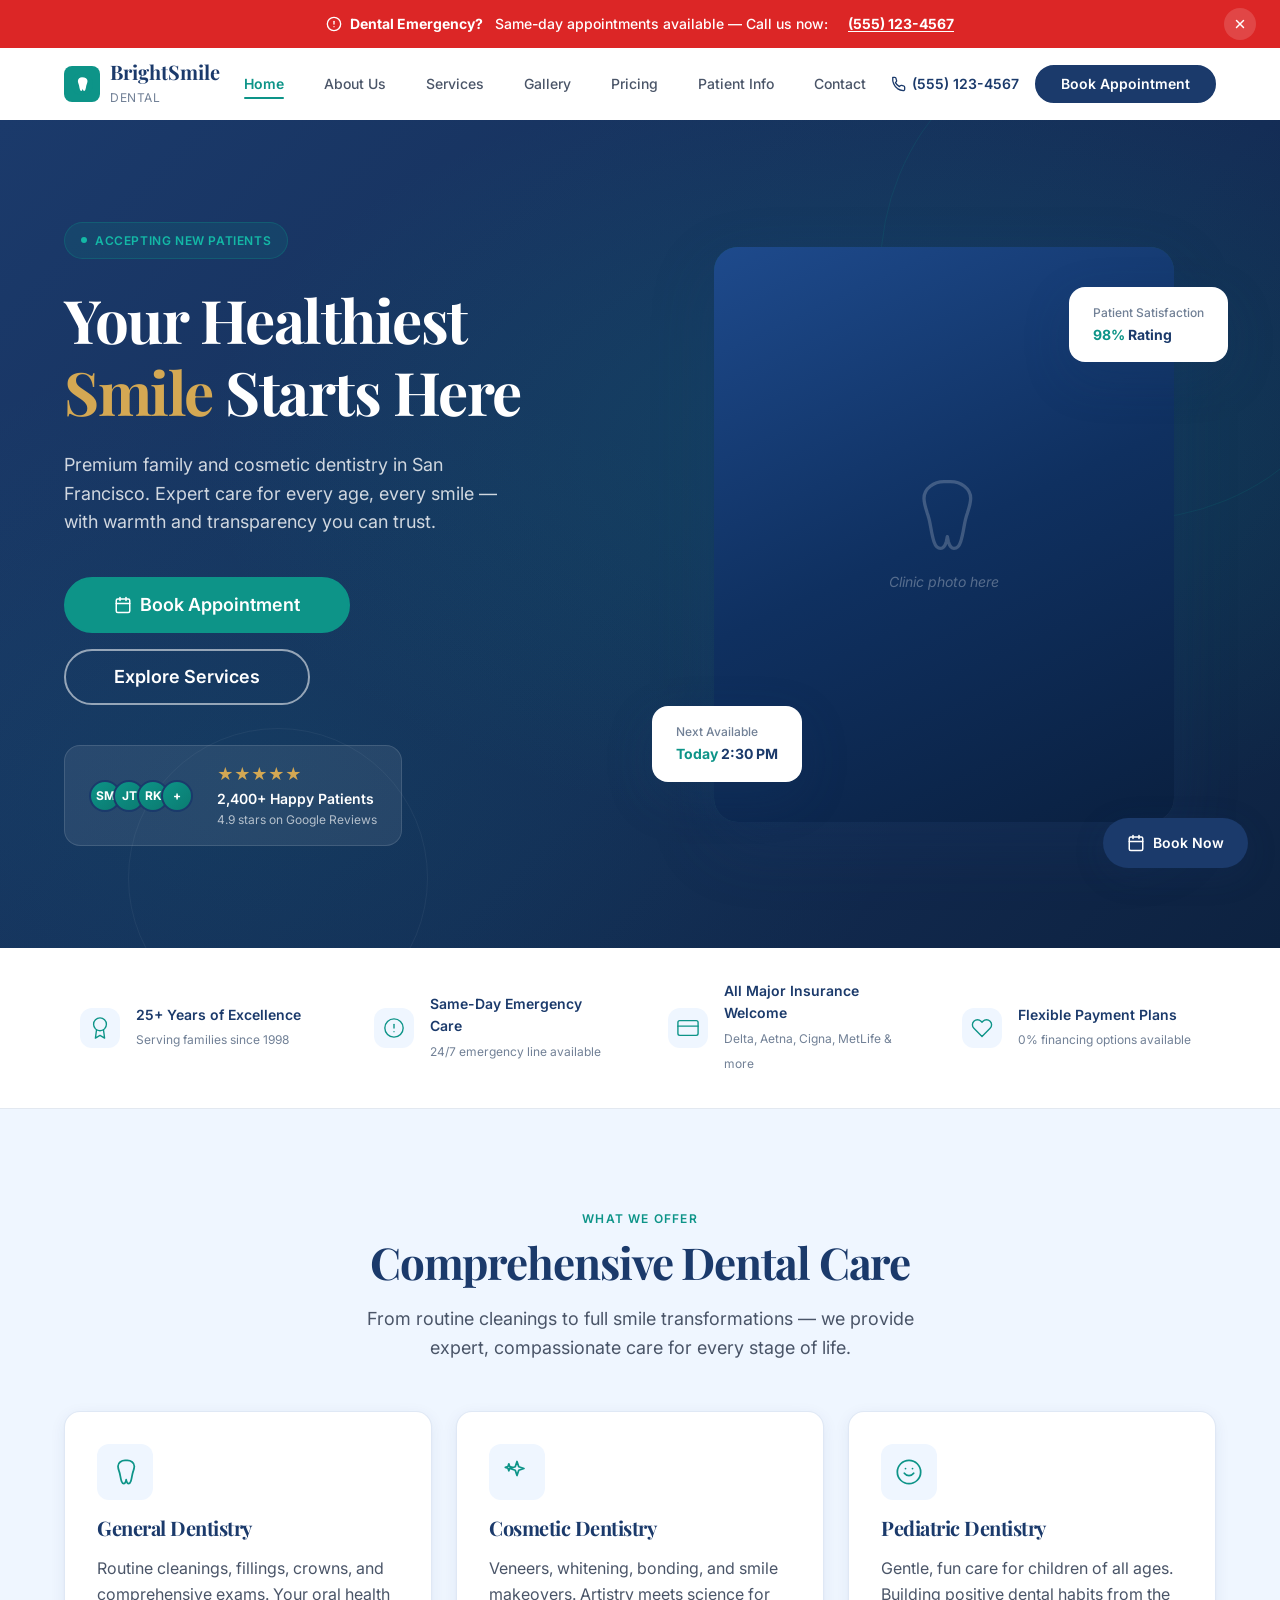
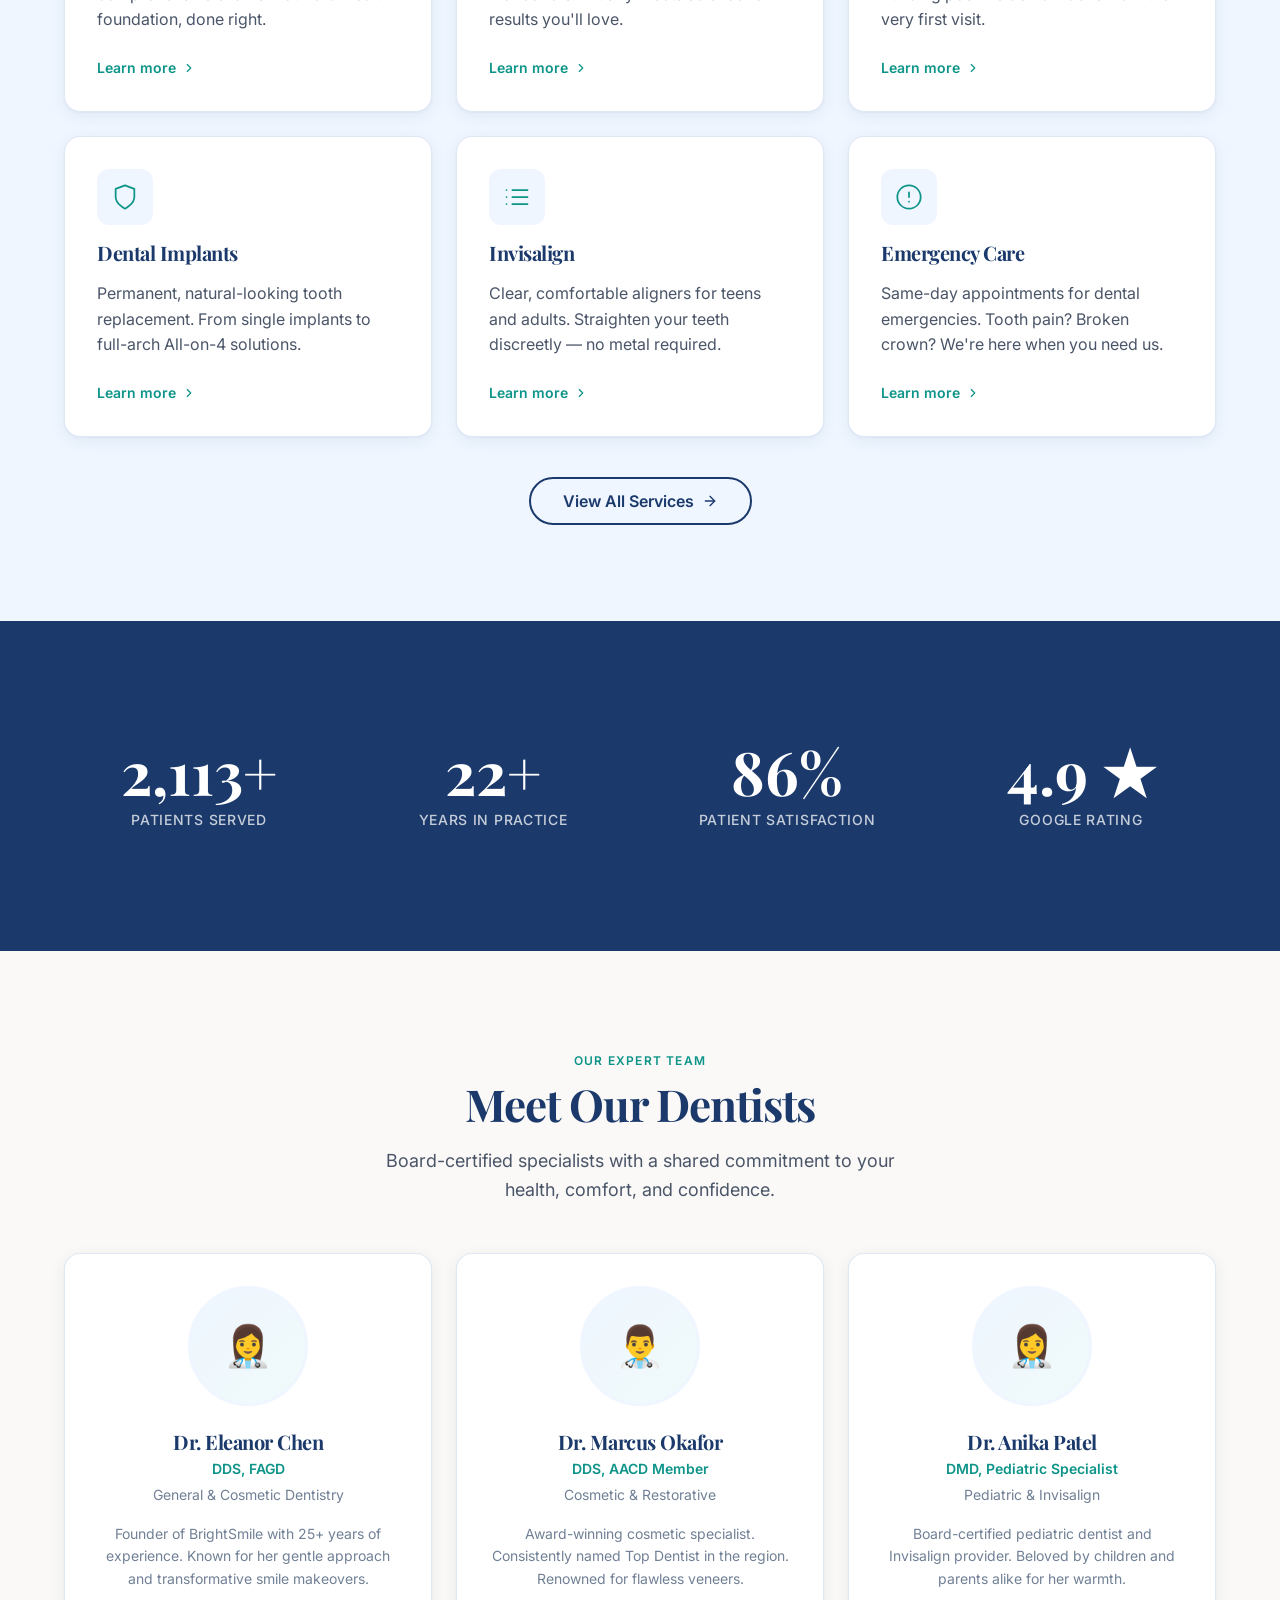
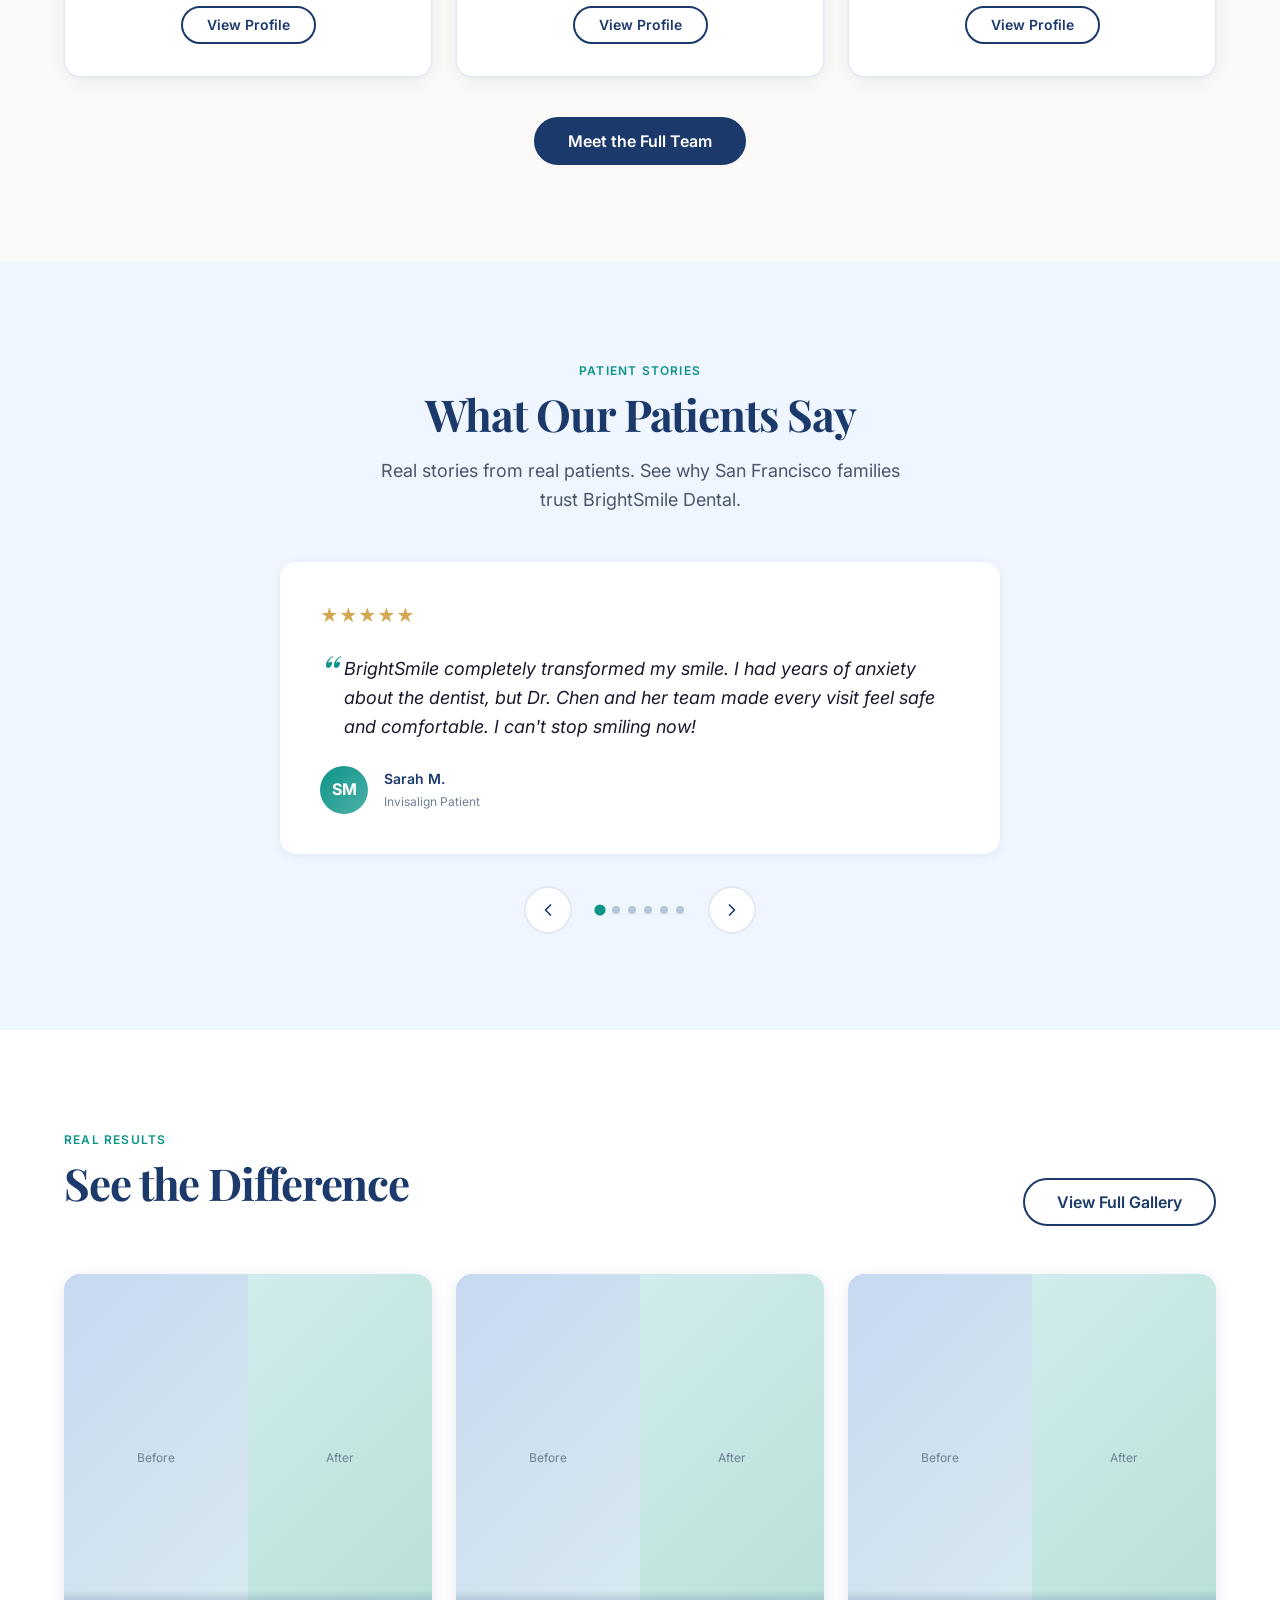
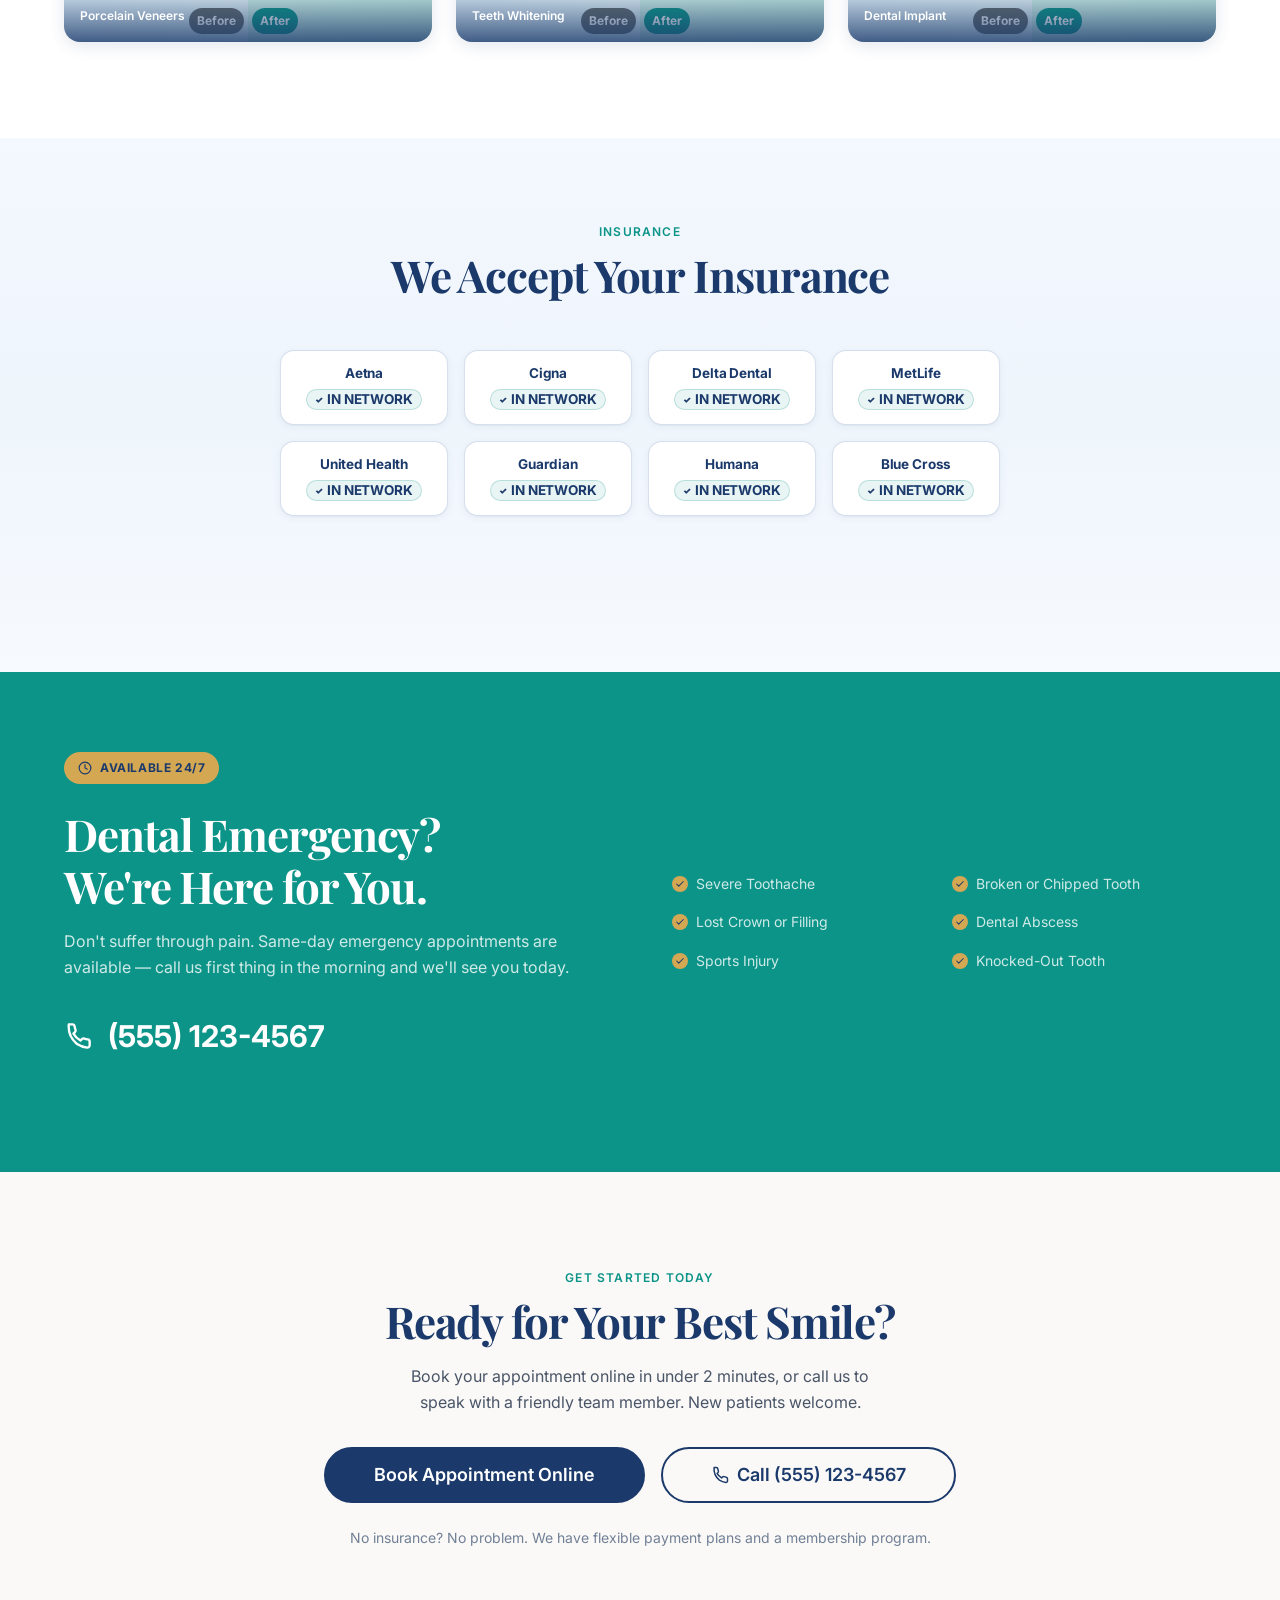
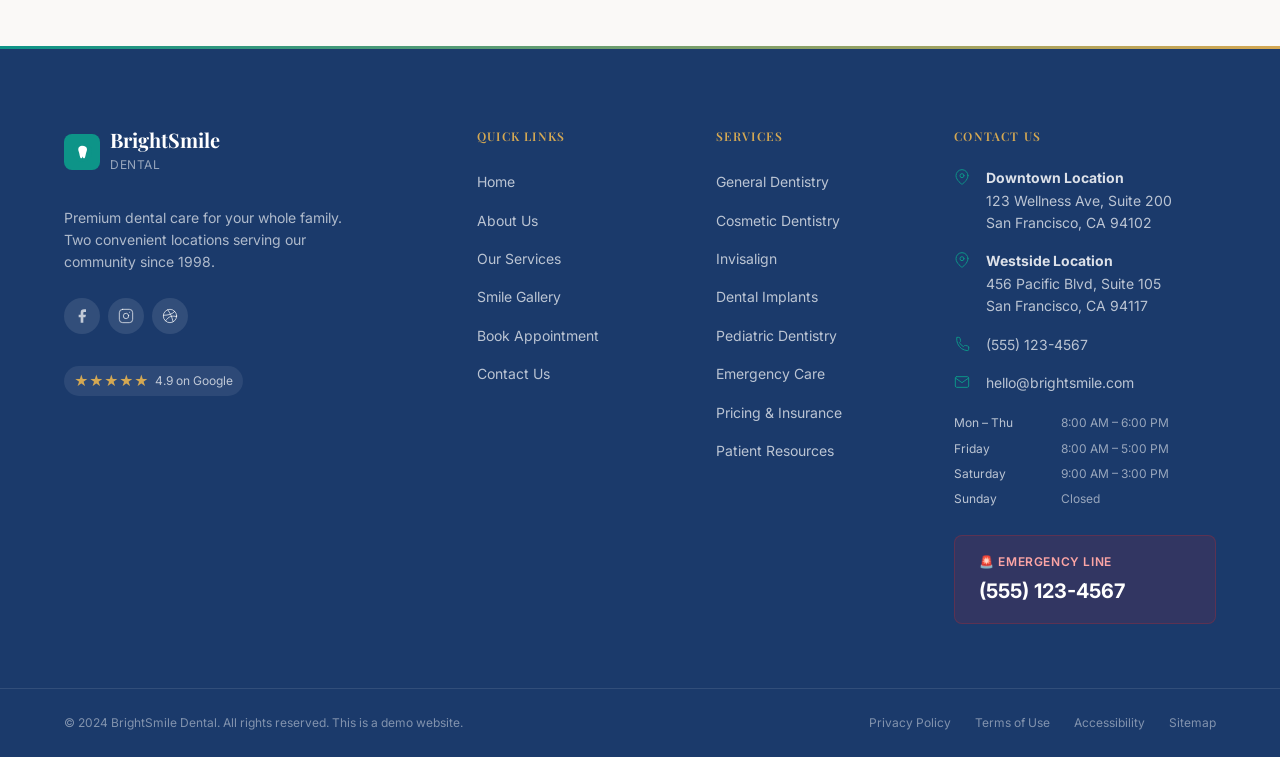
<file: index.html>
<!DOCTYPE html>
<html lang="en">
<head>
  <meta charset="UTF-8">
  <meta name="viewport" content="width=device-width, initial-scale=1.0">
  <meta name="description" content="BrightSmile Dental — Premium family and cosmetic dentistry in San Francisco. Accepting new patients. Emergency appointments available. Call (555) 123-4567.">
  <meta property="og:title" content="BrightSmile Dental — Family & Cosmetic Dentistry">
  <meta property="og:description" content="Premium dental care for your whole family. 25+ years of excellence, 2,400+ happy patients. Book your appointment today.">
  <meta property="og:type" content="website">
  <title>BrightSmile Dental — Family &amp; Cosmetic Dentistry</title>
  <link rel="preconnect" href="https://fonts.googleapis.com">
  <link rel="preconnect" href="https://fonts.gstatic.com" crossorigin>
  <link href="https://fonts.googleapis.com/css2?family=Inter:wght@400;500;600;700&family=Playfair+Display:wght@400;700&display=swap" rel="stylesheet">
  <link rel="stylesheet" href="css/tokens.css">
  <link rel="stylesheet" href="css/reset.css">
  <link rel="stylesheet" href="css/base.css">
  <link rel="stylesheet" href="css/layout.css">
  <link rel="stylesheet" href="css/components.css">
  <link rel="stylesheet" href="css/nav.css">
  <link rel="stylesheet" href="css/footer.css">
  <link rel="stylesheet" href="css/animations.css">
  <link rel="stylesheet" href="css/forms.css">
  <link rel="stylesheet" href="css/modal.css">
  <link rel="stylesheet" href="css/slider.css">
  <link rel="stylesheet" href="css/pages/home.css">
  <link rel="stylesheet" href="css/responsive.css">
</head>
<body data-page="home">

  <!-- SVG Icons Sprite -->
  <div style="display:none;" aria-hidden="true">
    <svg><use href="assets/icons/sprite.svg"></use></svg>
  </div>

  <!-- Nav + Emergency Banner injected here -->
  <div id="nav-container"></div>

  <main id="main-content">

    <!-- ═══════════════════════════════════
         HERO SECTION
    ═══════════════════════════════════ -->
    <section class="hero" aria-label="Welcome to BrightSmile Dental">
      <div class="hero__bg" aria-hidden="true"></div>
      <div class="hero__inner">
        <div class="hero__content">
          <div class="hero__badge hero-animate" aria-label="Accepting new patients">
            <span class="hero__badge-dot" aria-hidden="true"></span>
            Accepting New Patients
          </div>
          <h1 class="hero-animate">
            Your Healthiest<br><span>Smile</span> Starts Here
          </h1>
          <p class="hero__subtitle hero-animate-delay">
            Premium family and cosmetic dentistry in San Francisco. Expert care for every age, every smile — with warmth and transparency you can trust.
          </p>
          <div class="hero__actions hero-animate-delay">
            <a href="booking.html" class="btn btn--secondary btn--lg">
              <svg aria-hidden="true" width="18" height="18" viewBox="0 0 24 24" fill="none" stroke="currentColor" stroke-width="2" stroke-linecap="round" stroke-linejoin="round"><rect x="3" y="4" width="18" height="18" rx="2"/><line x1="16" y1="2" x2="16" y2="6"/><line x1="8" y1="2" x2="8" y2="6"/><line x1="3" y1="10" x2="21" y2="10"/></svg>
              Book Appointment
            </a>
            <a href="services.html" class="btn btn--outline-white btn--lg">Explore Services</a>
          </div>
          <div class="hero__social-proof hero-animate-trust">
            <div class="hero__social-proof-avatars" aria-hidden="true">
              <div class="hero__social-proof-avatar">SM</div>
              <div class="hero__social-proof-avatar">JT</div>
              <div class="hero__social-proof-avatar">RK</div>
              <div class="hero__social-proof-avatar">+</div>
            </div>
            <div class="hero__social-proof-text">
              <div class="stars" aria-label="4.9 out of 5 stars rating">★★★★★</div>
              <strong>2,400+ Happy Patients</strong>
              <span>4.9 stars on Google Reviews</span>
            </div>
          </div>
        </div>
        <div class="hero__visual" aria-hidden="true">
          <div class="hero__image-wrap">
            <div class="hero__image-placeholder">
              <svg width="80" height="80" viewBox="0 0 24 24" fill="none" stroke="currentColor" stroke-width="1" stroke-linecap="round" stroke-linejoin="round" aria-hidden="true"><path d="M12 2C9 2 6 4 6 7c0 1.5.5 3 1 4.5C8 14 8 17 9 20c.5 1.5 1 2 2 2 .8 0 1.3-.7 1.7-2l.3-1.5.3 1.5c.4 1.3.9 2 1.7 2 1 0 1.5-.5 2-2 1-3 1-6 2-8.5.5-1.5 1-3 1-4.5 0-3-3-5-6-5z"/></svg>
              <span>Clinic photo here</span>
            </div>
          </div>
          <div class="hero__float-card hero__float-card--1 animate-float">
            <div class="hero__float-card-label">Next Available</div>
            <div class="hero__float-card-value"><span>Today</span> 2:30 PM</div>
          </div>
          <div class="hero__float-card hero__float-card--2 animate-float" style="animation-delay:1.5s;">
            <div class="hero__float-card-label">Patient Satisfaction</div>
            <div class="hero__float-card-value"><span>98%</span> Rating</div>
          </div>
        </div>
      </div>
    </section>

    <!-- ═══════════════════════════════════
         TRUST BAR
    ═══════════════════════════════════ -->
    <div class="trust-bar" role="region" aria-label="Trust highlights">
      <div class="container">
        <div class="trust-bar__grid">
          <div class="trust-bar__item reveal">
            <div class="trust-bar__item-icon" aria-hidden="true">
              <svg width="22" height="22" viewBox="0 0 24 24" fill="none" stroke="currentColor" stroke-width="1.5" stroke-linecap="round" stroke-linejoin="round"><circle cx="12" cy="8" r="7"/><polyline points="8.21 13.89 7 23 12 20 17 23 15.79 13.88"/></svg>
            </div>
            <div class="trust-bar__item-text">
              <strong>25+ Years of Excellence</strong>
              <span>Serving families since 1998</span>
            </div>
          </div>
          <div class="trust-bar__item reveal delay-1">
            <div class="trust-bar__item-icon" aria-hidden="true">
              <svg width="22" height="22" viewBox="0 0 24 24" fill="none" stroke="currentColor" stroke-width="1.5" stroke-linecap="round" stroke-linejoin="round"><circle cx="12" cy="12" r="10"/><line x1="12" y1="8" x2="12" y2="12"/><line x1="12" y1="16" x2="12.01" y2="16"/></svg>
            </div>
            <div class="trust-bar__item-text">
              <strong>Same-Day Emergency Care</strong>
              <span>24/7 emergency line available</span>
            </div>
          </div>
          <div class="trust-bar__item reveal delay-2">
            <div class="trust-bar__item-icon" aria-hidden="true">
              <svg width="22" height="22" viewBox="0 0 24 24" fill="none" stroke="currentColor" stroke-width="1.5" stroke-linecap="round" stroke-linejoin="round"><rect x="1" y="4" width="22" height="16" rx="2" ry="2"/><line x1="1" y1="10" x2="23" y2="10"/></svg>
            </div>
            <div class="trust-bar__item-text">
              <strong>All Major Insurance Welcome</strong>
              <span>Delta, Aetna, Cigna, MetLife &amp; more</span>
            </div>
          </div>
          <div class="trust-bar__item reveal delay-3">
            <div class="trust-bar__item-icon" aria-hidden="true">
              <svg width="22" height="22" viewBox="0 0 24 24" fill="none" stroke="currentColor" stroke-width="1.5" stroke-linecap="round" stroke-linejoin="round"><path d="M20.84 4.61a5.5 5.5 0 00-7.78 0L12 5.67l-1.06-1.06a5.5 5.5 0 00-7.78 7.78l1.06 1.06L12 21.23l7.78-7.78 1.06-1.06a5.5 5.5 0 000-7.78z"/></svg>
            </div>
            <div class="trust-bar__item-text">
              <strong>Flexible Payment Plans</strong>
              <span>0% financing options available</span>
            </div>
          </div>
        </div>
      </div>
    </div>

    <!-- ═══════════════════════════════════
         SERVICES PREVIEW
    ═══════════════════════════════════ -->
    <section class="section section--alt" aria-labelledby="services-heading">
      <div class="container">
        <div class="section-header--center reveal">
          <span class="section-label">What We Offer</span>
          <h2 class="section-title" id="services-heading">Comprehensive Dental Care</h2>
          <p class="section-subtitle">From routine cleanings to full smile transformations — we provide expert, compassionate care for every stage of life.</p>
        </div>
        <div class="grid-3 stagger-group" style="margin-top: 2.5rem;" role="list">
          <div class="card reveal" role="listitem">
            <div class="service-card">
              <div class="service-card__icon" aria-hidden="true">
                <svg width="28" height="28" viewBox="0 0 24 24" fill="none" stroke="currentColor" stroke-width="1.5" stroke-linecap="round" stroke-linejoin="round"><path d="M12 2C9 2 6 4 6 7c0 1.5.5 3 1 4.5C8 14 8 17 9 20c.5 1.5 1 2 2 2 .8 0 1.3-.7 1.7-2l.3-1.5.3 1.5c.4 1.3.9 2 1.7 2 1 0 1.5-.5 2-2 1-3 1-6 2-8.5.5-1.5 1-3 1-4.5 0-3-3-5-6-5z"/></svg>
              </div>
              <h3 class="service-card__title">General Dentistry</h3>
              <p class="service-card__desc">Routine cleanings, fillings, crowns, and comprehensive exams. Your oral health foundation, done right.</p>
              <a href="services.html#general" class="service-card__link">
                Learn more
                <svg aria-hidden="true" width="14" height="14" viewBox="0 0 24 24" fill="none" stroke="currentColor" stroke-width="2" stroke-linecap="round" stroke-linejoin="round"><polyline points="9 18 15 12 9 6"/></svg>
              </a>
            </div>
          </div>
          <div class="card reveal" role="listitem">
            <div class="service-card">
              <div class="service-card__icon" aria-hidden="true">
                <svg width="28" height="28" viewBox="0 0 24 24" fill="none" stroke="currentColor" stroke-width="1.5" stroke-linecap="round" stroke-linejoin="round"><path d="M12 3l1.5 4.5L18 9l-4.5 1.5L12 15l-1.5-4.5L6 9l4.5-1.5L12 3z"/><path d="M5 5l.75 2.25L8 8l-2.25.75L5 11l-.75-2.25L2 8l2.25-.75L5 5z"/></svg>
              </div>
              <h3 class="service-card__title">Cosmetic Dentistry</h3>
              <p class="service-card__desc">Veneers, whitening, bonding, and smile makeovers. Artistry meets science for results you'll love.</p>
              <a href="services.html#cosmetic" class="service-card__link">
                Learn more
                <svg aria-hidden="true" width="14" height="14" viewBox="0 0 24 24" fill="none" stroke="currentColor" stroke-width="2" stroke-linecap="round" stroke-linejoin="round"><polyline points="9 18 15 12 9 6"/></svg>
              </a>
            </div>
          </div>
          <div class="card reveal" role="listitem">
            <div class="service-card">
              <div class="service-card__icon" aria-hidden="true">
                <svg width="28" height="28" viewBox="0 0 24 24" fill="none" stroke="currentColor" stroke-width="1.5" stroke-linecap="round" stroke-linejoin="round"><circle cx="12" cy="12" r="10"/><path d="M8 13s1.5 2 4 2 4-2 4-2"/><line x1="9" y1="9" x2="9.01" y2="9"/><line x1="15" y1="9" x2="15.01" y2="9"/></svg>
              </div>
              <h3 class="service-card__title">Pediatric Dentistry</h3>
              <p class="service-card__desc">Gentle, fun care for children of all ages. Building positive dental habits from the very first visit.</p>
              <a href="services.html#pediatric" class="service-card__link">
                Learn more
                <svg aria-hidden="true" width="14" height="14" viewBox="0 0 24 24" fill="none" stroke="currentColor" stroke-width="2" stroke-linecap="round" stroke-linejoin="round"><polyline points="9 18 15 12 9 6"/></svg>
              </a>
            </div>
          </div>
          <div class="card reveal" role="listitem">
            <div class="service-card">
              <div class="service-card__icon" aria-hidden="true">
                <svg width="28" height="28" viewBox="0 0 24 24" fill="none" stroke="currentColor" stroke-width="1.5" stroke-linecap="round" stroke-linejoin="round"><path d="M12 22s8-4 8-10V5l-8-3-8 3v7c0 6 8 10 8 10z"/></svg>
              </div>
              <h3 class="service-card__title">Dental Implants</h3>
              <p class="service-card__desc">Permanent, natural-looking tooth replacement. From single implants to full-arch All-on-4 solutions.</p>
              <a href="services.html#implants" class="service-card__link">
                Learn more
                <svg aria-hidden="true" width="14" height="14" viewBox="0 0 24 24" fill="none" stroke="currentColor" stroke-width="2" stroke-linecap="round" stroke-linejoin="round"><polyline points="9 18 15 12 9 6"/></svg>
              </a>
            </div>
          </div>
          <div class="card reveal" role="listitem">
            <div class="service-card">
              <div class="service-card__icon" aria-hidden="true">
                <svg width="28" height="28" viewBox="0 0 24 24" fill="none" stroke="currentColor" stroke-width="1.5" stroke-linecap="round" stroke-linejoin="round"><line x1="8" y1="6" x2="21" y2="6"/><line x1="8" y1="12" x2="21" y2="12"/><line x1="8" y1="18" x2="21" y2="18"/><line x1="3" y1="6" x2="3.01" y2="6"/><line x1="3" y1="12" x2="3.01" y2="12"/><line x1="3" y1="18" x2="3.01" y2="18"/></svg>
              </div>
              <h3 class="service-card__title">Invisalign</h3>
              <p class="service-card__desc">Clear, comfortable aligners for teens and adults. Straighten your teeth discreetly — no metal required.</p>
              <a href="services.html#orthodontics" class="service-card__link">
                Learn more
                <svg aria-hidden="true" width="14" height="14" viewBox="0 0 24 24" fill="none" stroke="currentColor" stroke-width="2" stroke-linecap="round" stroke-linejoin="round"><polyline points="9 18 15 12 9 6"/></svg>
              </a>
            </div>
          </div>
          <div class="card reveal" role="listitem">
            <div class="service-card">
              <div class="service-card__icon" aria-hidden="true">
                <svg width="28" height="28" viewBox="0 0 24 24" fill="none" stroke="currentColor" stroke-width="1.5" stroke-linecap="round" stroke-linejoin="round"><circle cx="12" cy="12" r="10"/><line x1="12" y1="8" x2="12" y2="12"/><line x1="12" y1="16" x2="12.01" y2="16"/></svg>
              </div>
              <h3 class="service-card__title">Emergency Care</h3>
              <p class="service-card__desc">Same-day appointments for dental emergencies. Tooth pain? Broken crown? We're here when you need us.</p>
              <a href="services.html#emergency" class="service-card__link">
                Learn more
                <svg aria-hidden="true" width="14" height="14" viewBox="0 0 24 24" fill="none" stroke="currentColor" stroke-width="2" stroke-linecap="round" stroke-linejoin="round"><polyline points="9 18 15 12 9 6"/></svg>
              </a>
            </div>
          </div>
        </div>
        <div style="text-align: center; margin-top: var(--space-5);" class="reveal">
          <a href="services.html" class="btn btn--outline">
            View All Services
            <svg aria-hidden="true" width="16" height="16" viewBox="0 0 24 24" fill="none" stroke="currentColor" stroke-width="2" stroke-linecap="round" stroke-linejoin="round"><line x1="5" y1="12" x2="19" y2="12"/><polyline points="12 5 19 12 12 19"/></svg>
          </a>
        </div>
      </div>
    </section>

    <!-- ═══════════════════════════════════
         STATS STRIP
    ═══════════════════════════════════ -->
    <section class="section section--navy" aria-labelledby="stats-heading">
      <div class="container">
        <h2 class="sr-only" id="stats-heading">By the numbers</h2>
        <div class="grid-4">
          <div class="stat-block reveal">
            <div class="stat-block__number" data-count-to="2400" data-count-suffix="+" aria-label="2,400 plus patients served">0</div>
            <div class="stat-block__label">Patients Served</div>
          </div>
          <div class="stat-block reveal delay-1">
            <div class="stat-block__number" data-count-to="25" data-count-suffix="+" aria-label="25 plus years in practice">0</div>
            <div class="stat-block__label">Years in Practice</div>
          </div>
          <div class="stat-block reveal delay-2">
            <div class="stat-block__number" data-count-to="98" data-count-suffix="%" aria-label="98 percent patient satisfaction">0</div>
            <div class="stat-block__label">Patient Satisfaction</div>
          </div>
          <div class="stat-block reveal delay-3">
            <div class="stat-block__number" data-count-to="4" data-count-prefix="" data-count-suffix=".9 ★" aria-label="4.9 star Google rating">4</div>
            <div class="stat-block__label">Google Rating</div>
          </div>
        </div>
      </div>
    </section>

    <!-- ═══════════════════════════════════
         MEET OUR DOCTORS
    ═══════════════════════════════════ -->
    <section class="section section--warm" aria-labelledby="doctors-heading">
      <div class="container">
        <div class="section-header--center reveal">
          <span class="section-label">Our Expert Team</span>
          <h2 class="section-title" id="doctors-heading">Meet Our Dentists</h2>
          <p class="section-subtitle">Board-certified specialists with a shared commitment to your health, comfort, and confidence.</p>
        </div>
        <div class="grid-3 stagger-group" style="margin-top: 2.5rem;">
          <div class="card doctor-card reveal">
            <div class="doctor-card__photo" aria-label="Photo of Dr. Eleanor Chen">👩‍⚕️</div>
            <h3 class="doctor-card__name">Dr. Eleanor Chen</h3>
            <div class="doctor-card__credentials">DDS, FAGD</div>
            <div class="doctor-card__specialty">General &amp; Cosmetic Dentistry</div>
            <p style="font-size:var(--text-sm);color:var(--color-text-muted);margin-bottom:var(--space-2);">Founder of BrightSmile with 25+ years of experience. Known for her gentle approach and transformative smile makeovers.</p>
            <a href="about.html" class="btn btn--outline btn--sm">View Profile</a>
          </div>
          <div class="card doctor-card reveal">
            <div class="doctor-card__photo" aria-label="Photo of Dr. Marcus Okafor">👨‍⚕️</div>
            <h3 class="doctor-card__name">Dr. Marcus Okafor</h3>
            <div class="doctor-card__credentials">DDS, AACD Member</div>
            <div class="doctor-card__specialty">Cosmetic &amp; Restorative</div>
            <p style="font-size:var(--text-sm);color:var(--color-text-muted);margin-bottom:var(--space-2);">Award-winning cosmetic specialist. Consistently named Top Dentist in the region. Renowned for flawless veneers.</p>
            <a href="about.html" class="btn btn--outline btn--sm">View Profile</a>
          </div>
          <div class="card doctor-card reveal">
            <div class="doctor-card__photo" aria-label="Photo of Dr. Anika Patel">👩‍⚕️</div>
            <h3 class="doctor-card__name">Dr. Anika Patel</h3>
            <div class="doctor-card__credentials">DMD, Pediatric Specialist</div>
            <div class="doctor-card__specialty">Pediatric &amp; Invisalign</div>
            <p style="font-size:var(--text-sm);color:var(--color-text-muted);margin-bottom:var(--space-2);">Board-certified pediatric dentist and Invisalign provider. Beloved by children and parents alike for her warmth.</p>
            <a href="about.html" class="btn btn--outline btn--sm">View Profile</a>
          </div>
        </div>
        <div style="text-align:center;margin-top:var(--space-5);" class="reveal">
          <a href="about.html" class="btn btn--primary">Meet the Full Team</a>
        </div>
      </div>
    </section>

    <!-- ═══════════════════════════════════
         TESTIMONIALS
    ═══════════════════════════════════ -->
    <section class="section section--alt" aria-labelledby="testimonials-heading">
      <div class="container">
        <div class="section-header--center reveal">
          <span class="section-label">Patient Stories</span>
          <h2 class="section-title" id="testimonials-heading">What Our Patients Say</h2>
          <p class="section-subtitle">Real stories from real patients. See why San Francisco families trust BrightSmile Dental.</p>
        </div>
        <div style="max-width: 720px; margin: 2.5rem auto 0;" class="reveal">
          <div id="testimonials-slider" aria-label="Patient testimonials carousel"></div>
        </div>
      </div>
    </section>

    <!-- ═══════════════════════════════════
         BEFORE & AFTER PREVIEW
    ═══════════════════════════════════ -->
    <section class="section" aria-labelledby="ba-heading">
      <div class="container">
        <div class="section-header reveal" style="display:flex;justify-content:space-between;align-items:flex-end;flex-wrap:wrap;gap:var(--space-2);">
          <div>
            <span class="section-label">Real Results</span>
            <h2 class="section-title" id="ba-heading">See the Difference</h2>
          </div>
          <a href="gallery.html" class="btn btn--outline">View Full Gallery</a>
        </div>
        <div class="ba-preview stagger-group" style="margin-top:2rem;">
          <div class="ba-card reveal">
            <div class="ba-card__images">
              <div class="ba-card__before"><div class="ba-placeholder">Before</div></div>
              <div class="ba-card__after"><div class="ba-placeholder" style="background:linear-gradient(135deg,#D0ECEC,#B8E0D8)">After</div></div>
            </div>
            <div class="ba-card__label">Porcelain Veneers</div>
          </div>
          <div class="ba-card reveal">
            <div class="ba-card__images">
              <div class="ba-card__before"><div class="ba-placeholder">Before</div></div>
              <div class="ba-card__after"><div class="ba-placeholder" style="background:linear-gradient(135deg,#D0ECEC,#B8E0D8)">After</div></div>
            </div>
            <div class="ba-card__label">Teeth Whitening</div>
          </div>
          <div class="ba-card reveal">
            <div class="ba-card__images">
              <div class="ba-card__before"><div class="ba-placeholder">Before</div></div>
              <div class="ba-card__after"><div class="ba-placeholder" style="background:linear-gradient(135deg,#D0ECEC,#B8E0D8)">After</div></div>
            </div>
            <div class="ba-card__label">Dental Implant</div>
          </div>
        </div>
      </div>
    </section>

    <!-- ═══════════════════════════════════
         INSURANCE STRIP
    ═══════════════════════════════════ -->
    <section class="insurance-strip section--sm" aria-labelledby="insurance-heading">
      <div class="container">
        <div class="section-header--center reveal">
          <span class="section-label">Insurance</span>
          <h2 class="section-title" id="insurance-heading">We Accept Your Insurance</h2>
        </div>
        <div class="insurance-strip__logos reveal">
          <div class="insurance-logo"><span class="insurance-logo__name">Aetna</span><span class="insurance-logo__badge">In Network</span></div>
          <div class="insurance-logo"><span class="insurance-logo__name">Cigna</span><span class="insurance-logo__badge">In Network</span></div>
          <div class="insurance-logo"><span class="insurance-logo__name">Delta Dental</span><span class="insurance-logo__badge">In Network</span></div>
          <div class="insurance-logo"><span class="insurance-logo__name">MetLife</span><span class="insurance-logo__badge">In Network</span></div>
          <div class="insurance-logo"><span class="insurance-logo__name">United Health</span><span class="insurance-logo__badge">In Network</span></div>
          <div class="insurance-logo"><span class="insurance-logo__name">Guardian</span><span class="insurance-logo__badge">In Network</span></div>
          <div class="insurance-logo"><span class="insurance-logo__name">Humana</span><span class="insurance-logo__badge">In Network</span></div>
          <div class="insurance-logo"><span class="insurance-logo__name">Blue Cross</span><span class="insurance-logo__badge">In Network</span></div>
        </div>
        <p class="insurance-strip__note reveal">
          Don't see your provider? <a href="contact.html">Call us</a> — we work with most major insurers and will verify your benefits for free.
        </p>
      </div>
    </section>

    <!-- ═══════════════════════════════════
         EMERGENCY CTA
    ═══════════════════════════════════ -->
    <section class="emergency-section section section--teal" aria-labelledby="emergency-heading">
      <div class="container">
        <div class="emergency-section__inner">
          <div class="reveal--left reveal">
            <div class="emergency-section__badge" aria-label="Available 24/7">
              <svg aria-hidden="true" width="14" height="14" viewBox="0 0 24 24" fill="none" stroke="currentColor" stroke-width="2" stroke-linecap="round" stroke-linejoin="round"><circle cx="12" cy="12" r="10"/><polyline points="12 6 12 12 16 14"/></svg>
              Available 24/7
            </div>
            <h2 id="emergency-heading">Dental Emergency?<br>We're Here for You.</h2>
            <p>Don't suffer through pain. Same-day emergency appointments are available — call us first thing in the morning and we'll see you today.</p>
            <a href="tel:+15551234567" class="emergency-section__phone" aria-label="Call for emergency dental care: (555) 123-4567">
              <svg aria-hidden="true" width="28" height="28" viewBox="0 0 24 24" fill="none" stroke="currentColor" stroke-width="2" stroke-linecap="round" stroke-linejoin="round"><path d="M22 16.92v3a2 2 0 01-2.18 2 19.79 19.79 0 01-8.63-3.07A19.5 19.5 0 014.11 2h3a2 2 0 012 1.72c.127.96.361 1.903.7 2.81a2 2 0 01-.45 2.11L8.09 9.91a16 16 0 006 6l1.27-1.27a2 2 0 012.11-.45c.907.339 1.85.573 2.81.7A2 2 0 0122 16.92z"/></svg>
              (555) 123-4567
            </a>
          </div>
          <div class="reveal--right reveal">
            <ul class="emergency-section__list" aria-label="Emergency services we treat">
              <li>Severe Toothache</li>
              <li>Broken or Chipped Tooth</li>
              <li>Lost Crown or Filling</li>
              <li>Dental Abscess</li>
              <li>Sports Injury</li>
              <li>Knocked-Out Tooth</li>
            </ul>
          </div>
        </div>
      </div>
    </section>

    <!-- ═══════════════════════════════════
         FINAL CTA
    ═══════════════════════════════════ -->
    <section class="section section--warm" aria-labelledby="cta-heading">
      <div class="container">
        <div class="cta-strip" style="background:transparent;padding-block:0;">
          <div class="reveal">
            <span class="section-label" style="display:block;text-align:center;margin-bottom:var(--space-1);">Get Started Today</span>
            <h2 id="cta-heading" style="color:var(--color-navy);text-align:center;margin-bottom:var(--space-2);">Ready for Your Best Smile?</h2>
            <p style="color:var(--color-text-secondary);text-align:center;max-width:480px;margin:0 auto var(--space-4);">Book your appointment online in under 2 minutes, or call us to speak with a friendly team member. New patients welcome.</p>
            <div style="display:flex;gap:var(--space-2);justify-content:center;flex-wrap:wrap;">
              <a href="booking.html" class="btn btn--primary btn--lg">Book Appointment Online</a>
              <a href="tel:+15551234567" class="btn btn--outline btn--lg">
                <svg aria-hidden="true" width="18" height="18" viewBox="0 0 24 24" fill="none" stroke="currentColor" stroke-width="2" stroke-linecap="round" stroke-linejoin="round"><path d="M22 16.92v3a2 2 0 01-2.18 2 19.79 19.79 0 01-8.63-3.07A19.5 19.5 0 014.11 2h3a2 2 0 012 1.72c.127.96.361 1.903.7 2.81a2 2 0 01-.45 2.11L8.09 9.91a16 16 0 006 6l1.27-1.27a2 2 0 012.11-.45c.907.339 1.85.573 2.81.7A2 2 0 0122 16.92z"/></svg>
                Call (555) 123-4567
              </a>
            </div>
            <p style="text-align:center;font-size:var(--text-sm);color:var(--color-text-muted);margin-top:var(--space-3);">No insurance? No problem. We have flexible payment plans and a membership program.</p>
          </div>
        </div>
      </div>
    </section>

  </main>

  <!-- Footer injected here -->
  <div id="footer-container"></div>

  <script type="module" src="js/main.js"></script>
</body>
</html>
</file>
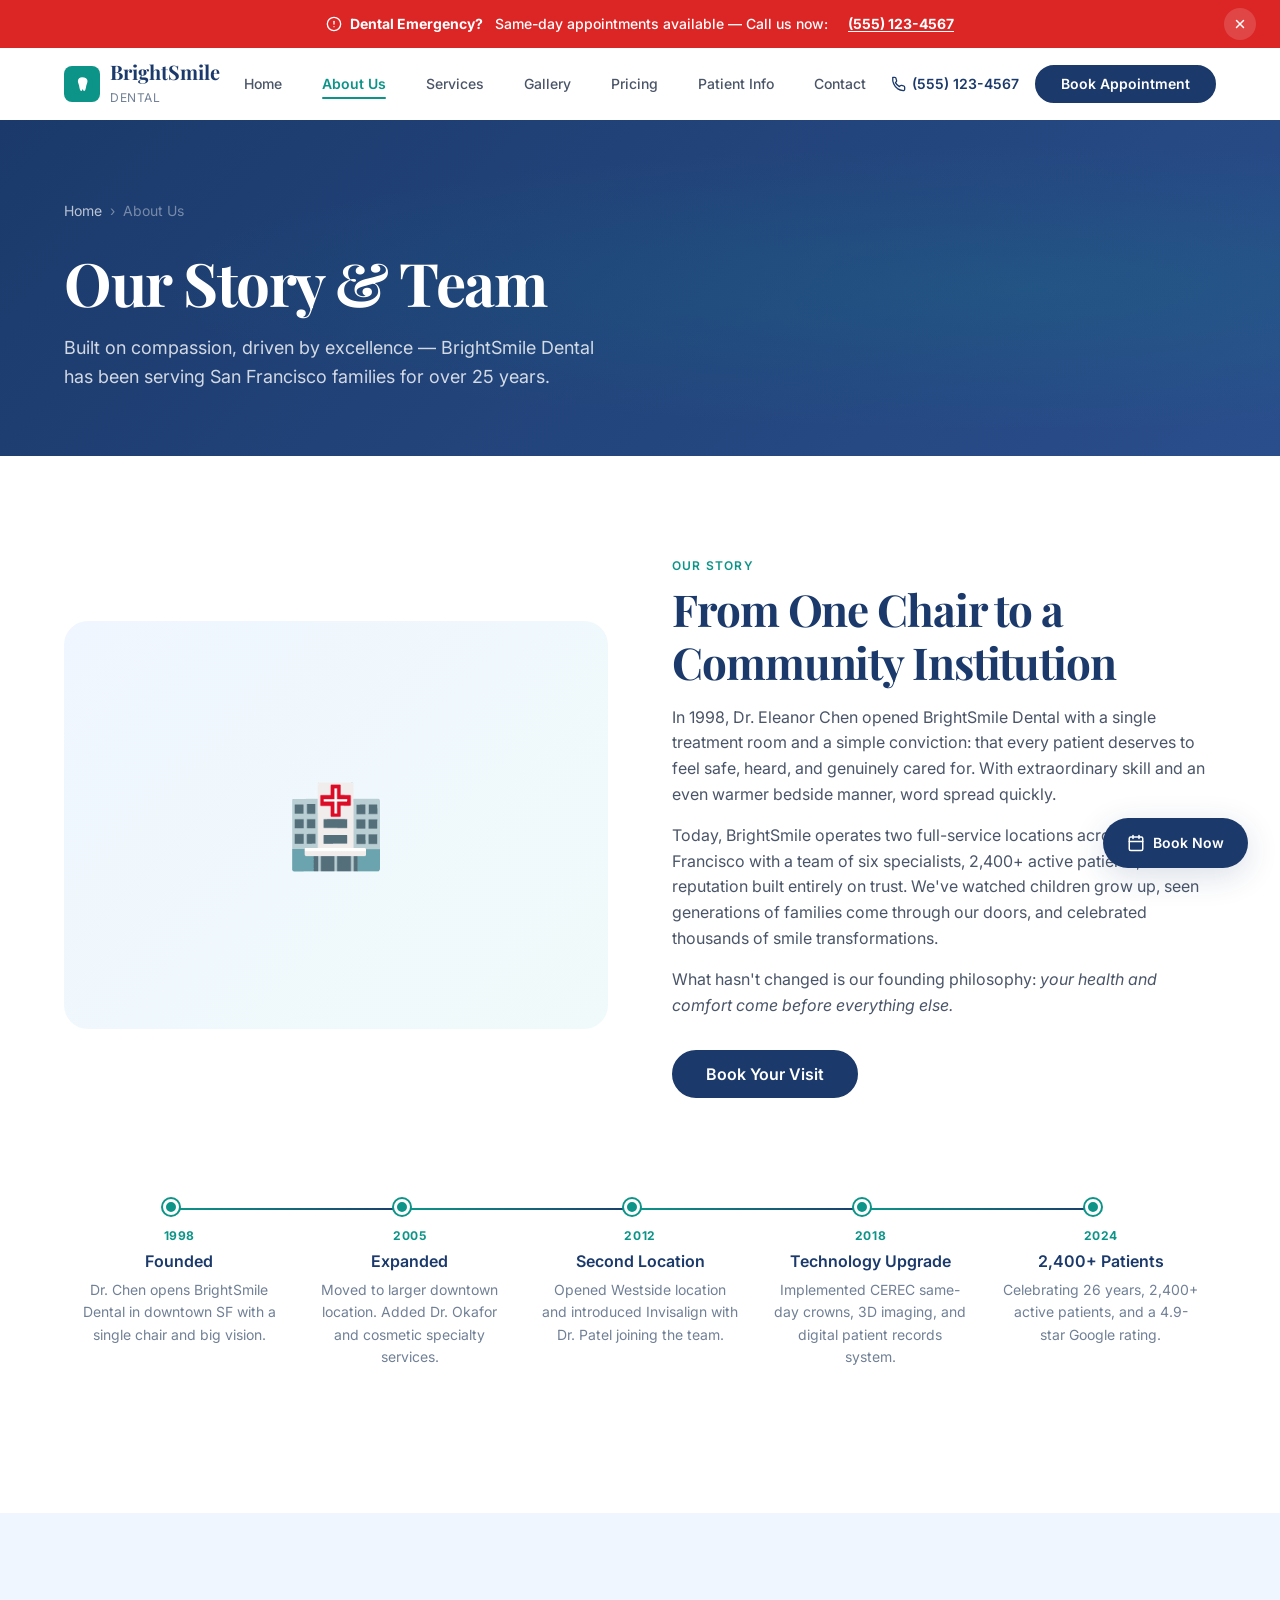
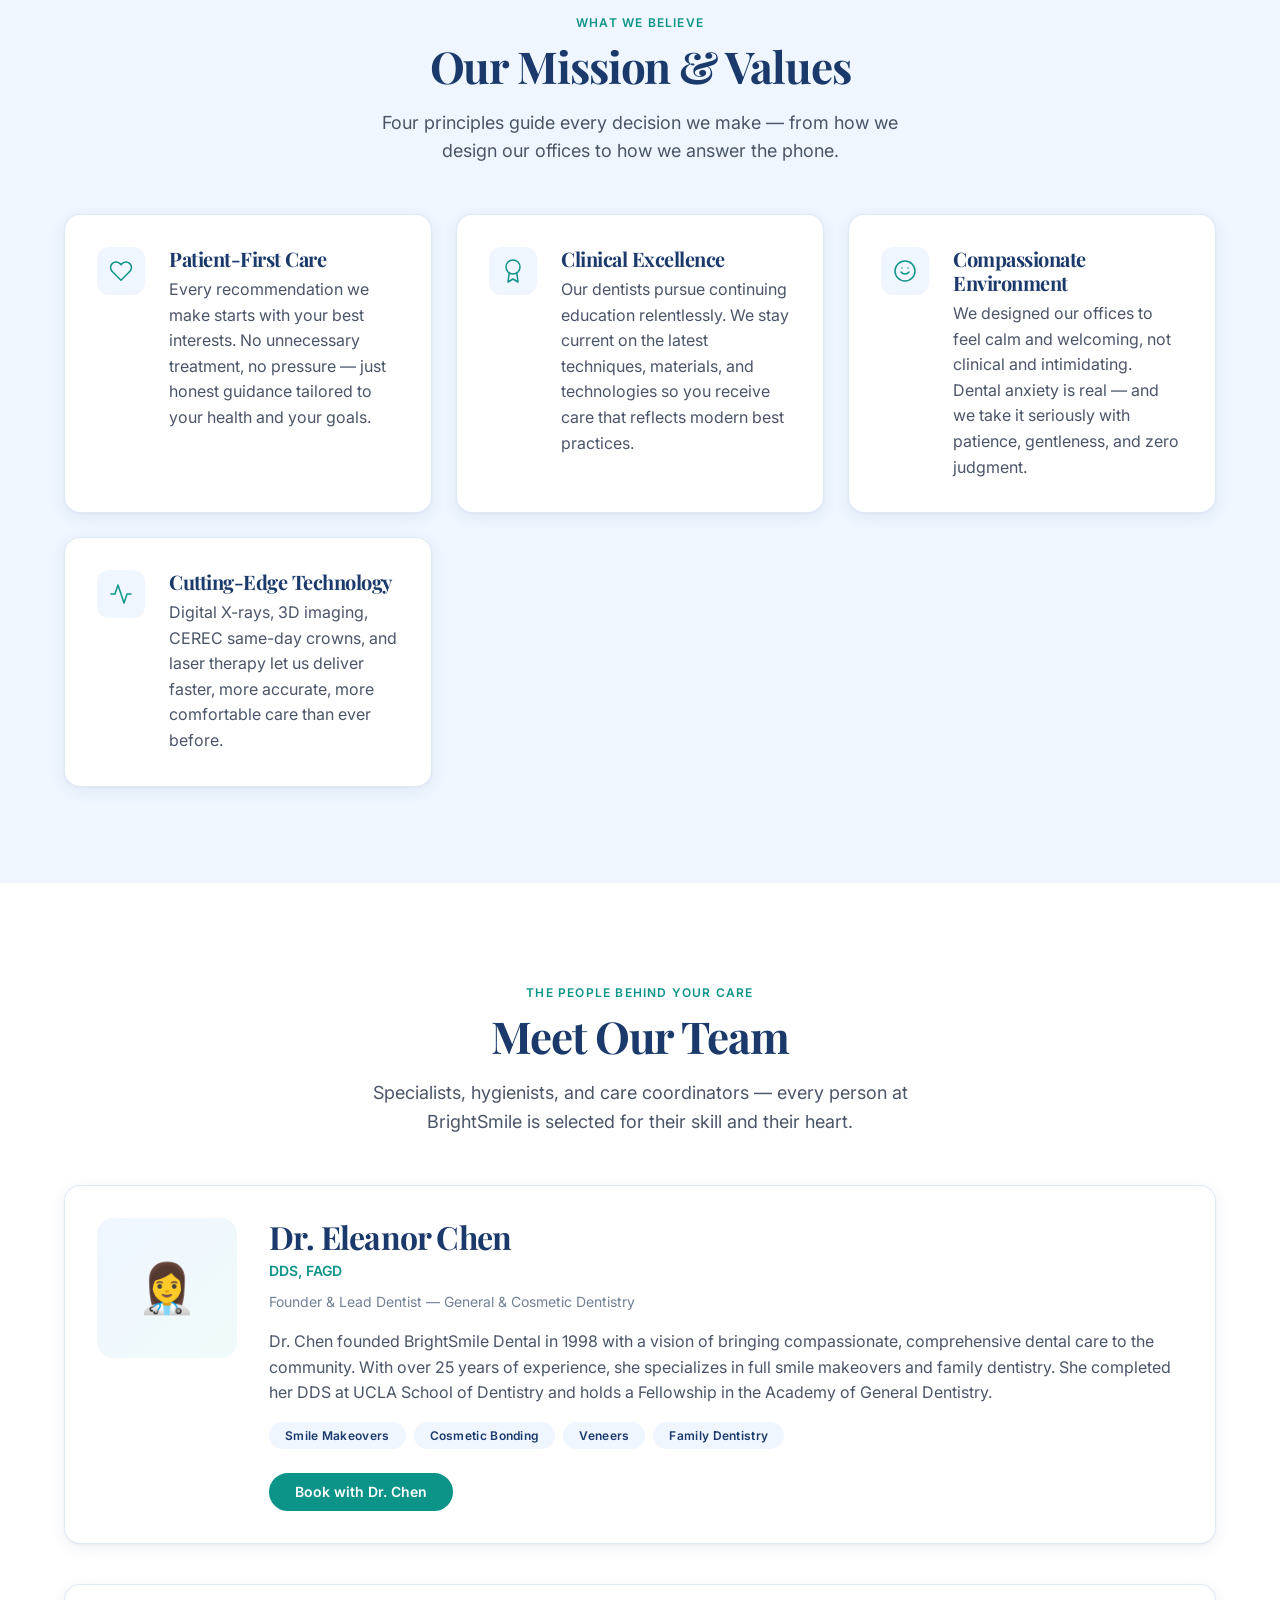
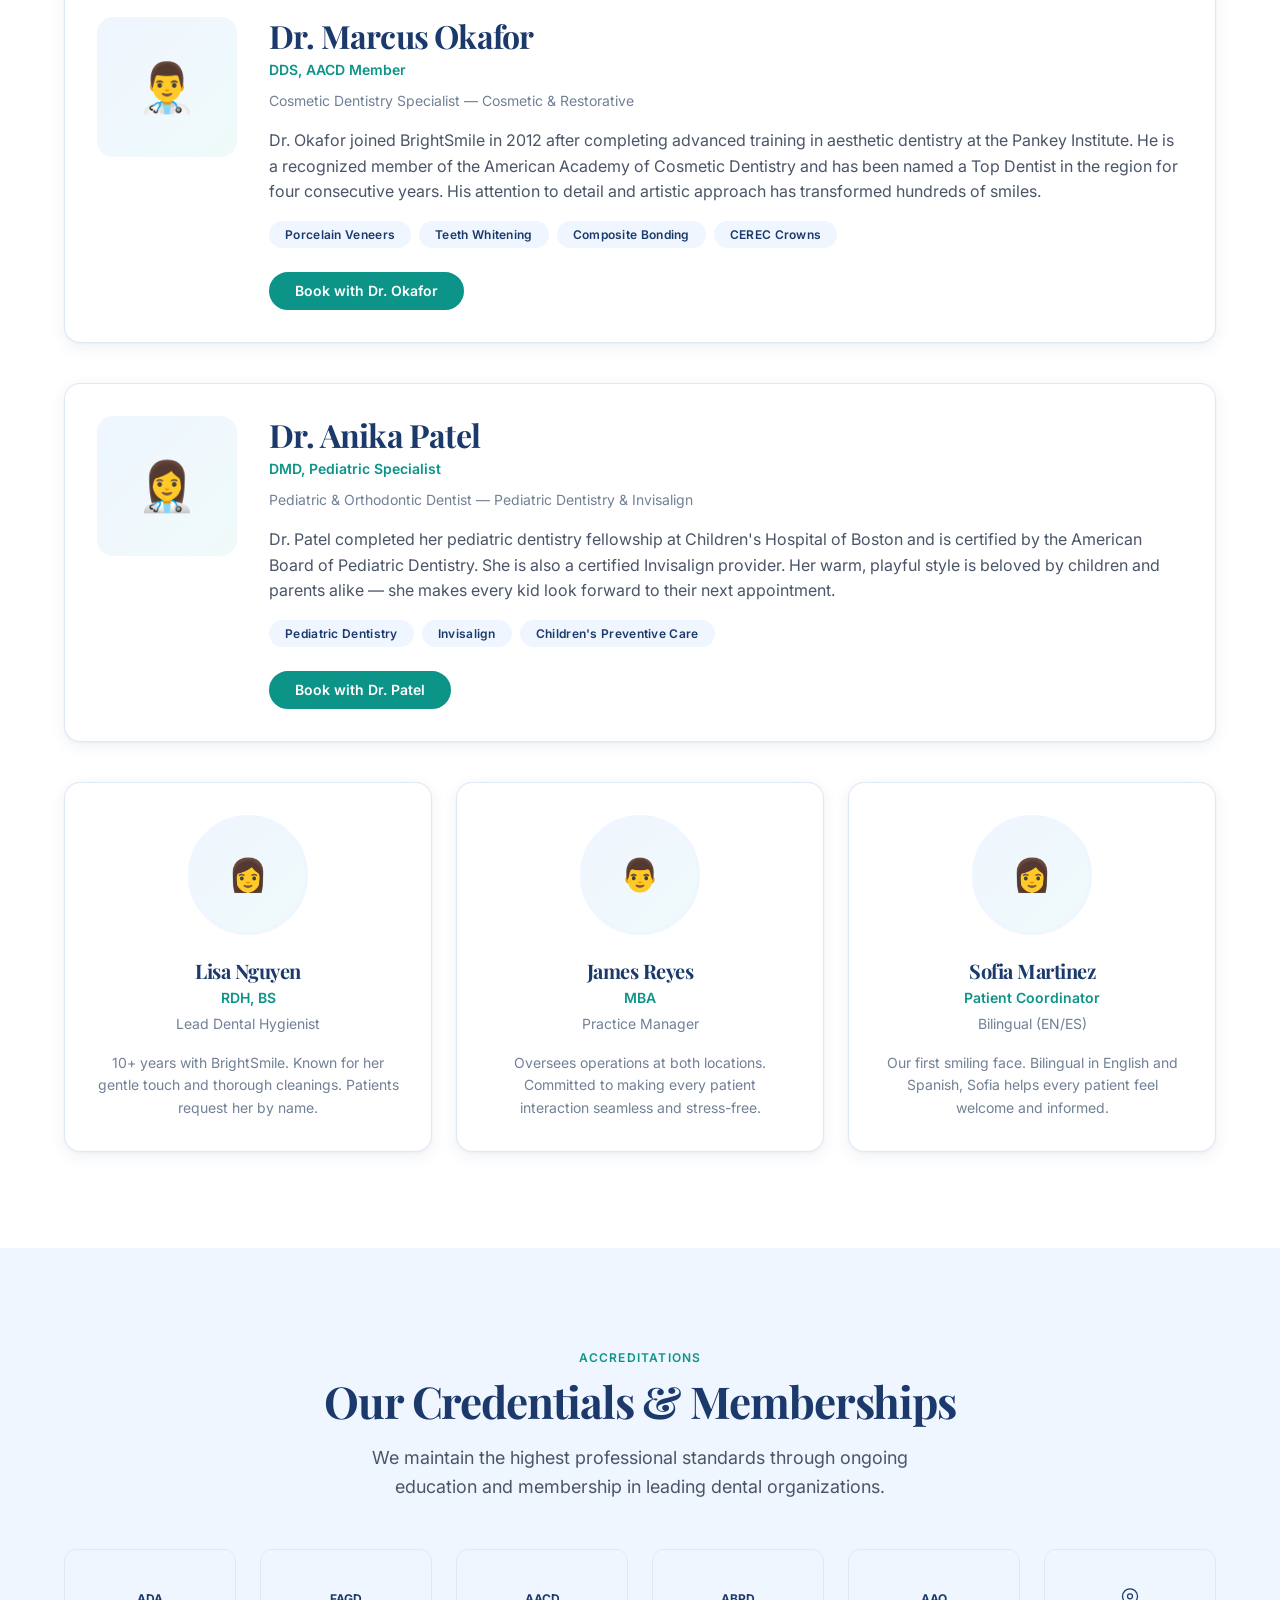
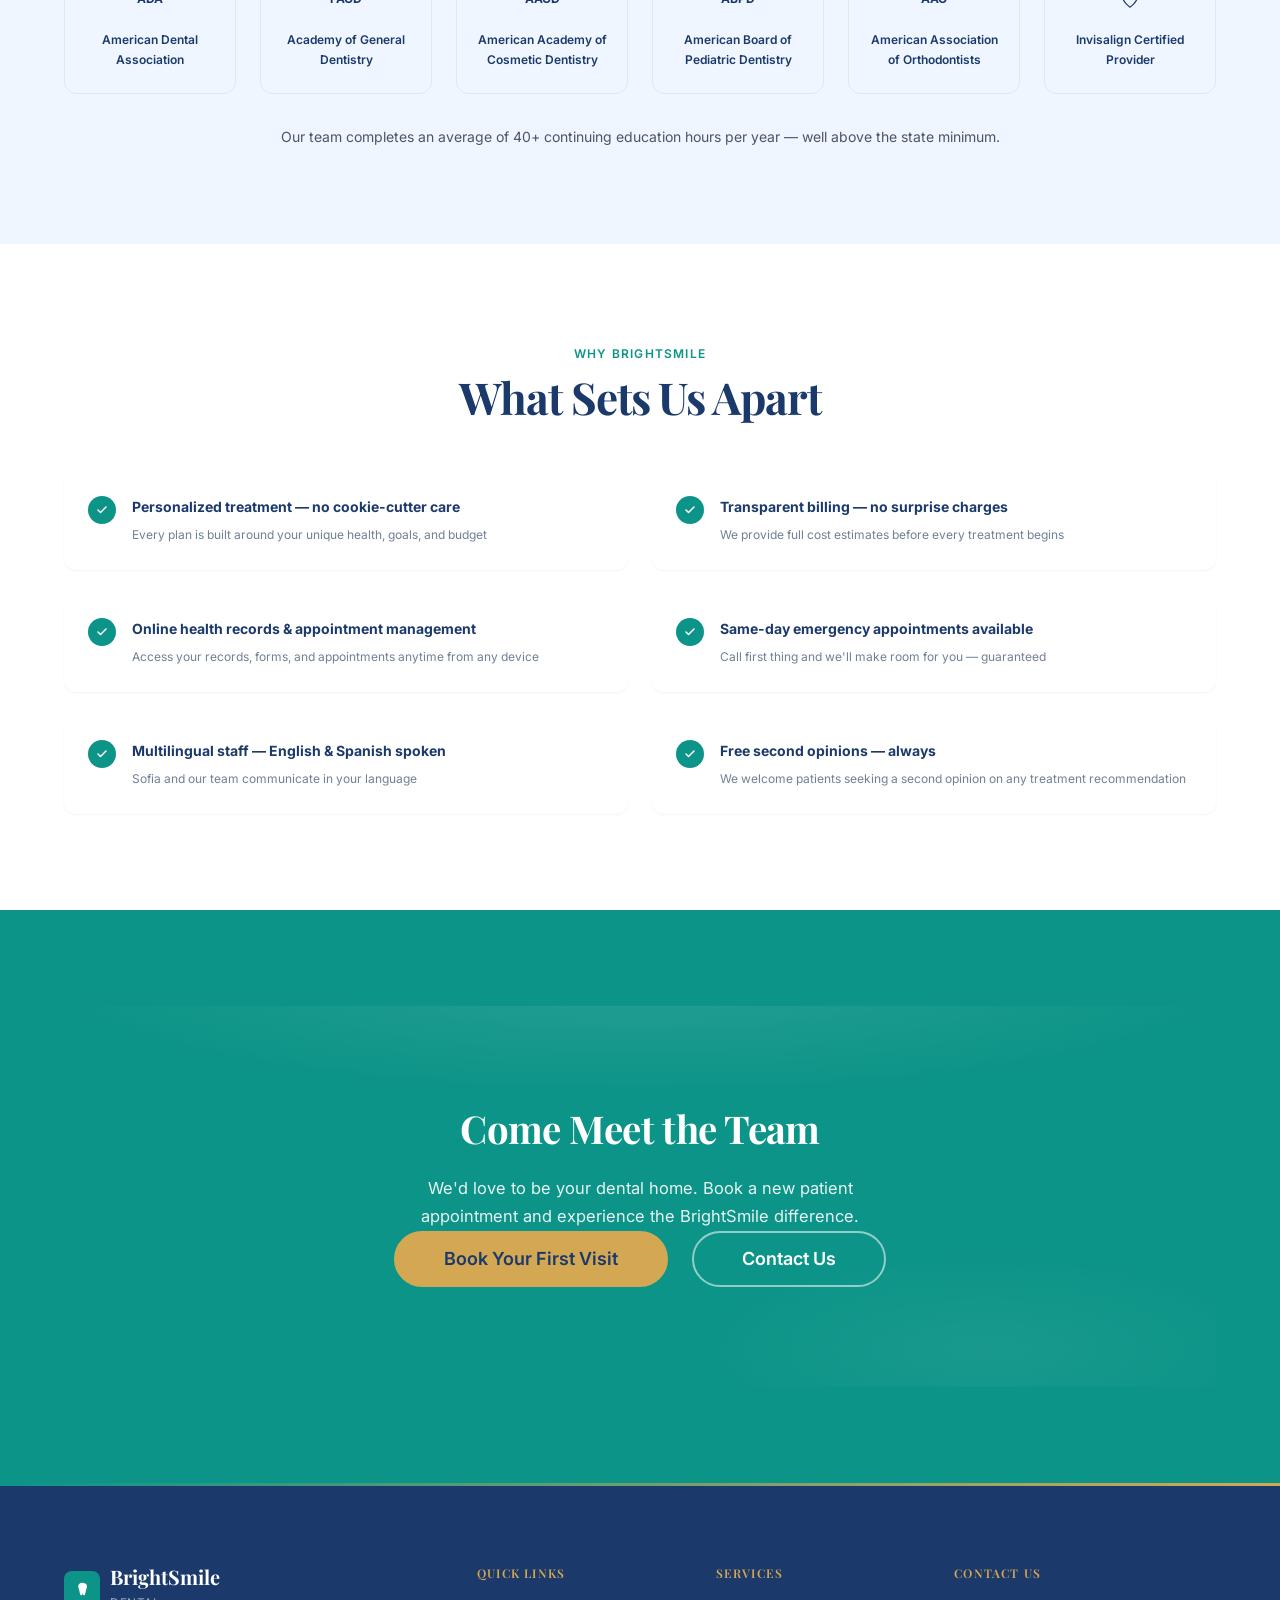
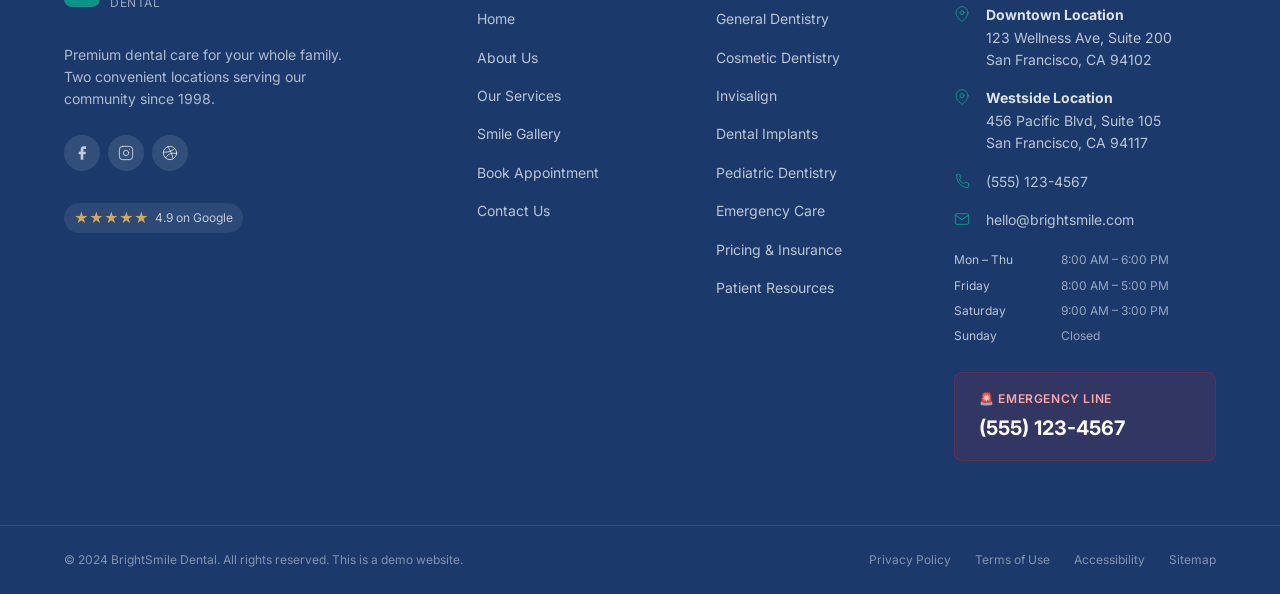
<file: about.html>
<!DOCTYPE html>
<html lang="en">
<head>
  <meta charset="UTF-8">
  <meta name="viewport" content="width=device-width, initial-scale=1.0">
  <meta name="description" content="Learn about BrightSmile Dental — our story, mission, expert team, and commitment to exceptional patient care since 1998.">
  <title>About Us — BrightSmile Dental</title>
  <link rel="preconnect" href="https://fonts.googleapis.com">
  <link rel="preconnect" href="https://fonts.gstatic.com" crossorigin>
  <link href="https://fonts.googleapis.com/css2?family=Inter:wght@400;500;600;700&family=Playfair+Display:wght@400;700&display=swap" rel="stylesheet">
  <link rel="stylesheet" href="css/tokens.css">
  <link rel="stylesheet" href="css/reset.css">
  <link rel="stylesheet" href="css/base.css">
  <link rel="stylesheet" href="css/layout.css">
  <link rel="stylesheet" href="css/components.css">
  <link rel="stylesheet" href="css/nav.css">
  <link rel="stylesheet" href="css/footer.css">
  <link rel="stylesheet" href="css/animations.css">
  <link rel="stylesheet" href="css/modal.css">
  <link rel="stylesheet" href="css/pages/about.css">
  <link rel="stylesheet" href="css/responsive.css">
</head>
<body data-page="about">
  <div id="nav-container"></div>

  <main id="main-content">

    <!-- Page Hero -->
    <section class="page-hero" aria-labelledby="page-title">
      <div class="container page-hero__content">
        <nav class="page-hero__breadcrumb" aria-label="Breadcrumb">
          <a href="index.html">Home</a>
          <span aria-hidden="true">›</span>
          <span aria-current="page">About Us</span>
        </nav>
        <h1 id="page-title">Our Story &amp; Team</h1>
        <p>Built on compassion, driven by excellence — BrightSmile Dental has been serving San Francisco families for over 25 years.</p>
      </div>
    </section>

    <!-- ═══ OUR STORY ═══ -->
    <section class="section" aria-labelledby="story-heading">
      <div class="container">
        <div class="two-col">
          <div class="reveal--left reveal">
            <div style="background:linear-gradient(135deg,var(--color-soft-blue),var(--color-muted-mint));border-radius:var(--radius-2xl);aspect-ratio:4/3;display:flex;align-items:center;justify-content:center;font-size:5rem;">🏥</div>
          </div>
          <div class="reveal--right reveal">
            <span class="section-label">Our Story</span>
            <h2 id="story-heading" class="section-title">From One Chair to a<br>Community Institution</h2>
            <p>In 1998, Dr. Eleanor Chen opened BrightSmile Dental with a single treatment room and a simple conviction: that every patient deserves to feel safe, heard, and genuinely cared for. With extraordinary skill and an even warmer bedside manner, word spread quickly.</p>
            <p style="margin-top:1rem;">Today, BrightSmile operates two full-service locations across San Francisco with a team of six specialists, 2,400+ active patients, and a reputation built entirely on trust. We've watched children grow up, seen generations of families come through our doors, and celebrated thousands of smile transformations.</p>
            <p style="margin-top:1rem;">What hasn't changed is our founding philosophy: <em>your health and comfort come before everything else.</em></p>
            <div style="margin-top:2rem;">
              <a href="booking.html" class="btn btn--primary">Book Your Visit</a>
            </div>
          </div>
        </div>

        <!-- Timeline -->
        <div class="timeline--horizontal" style="margin-top: var(--space-8);" aria-label="BrightSmile milestones">
          <div class="timeline__items">
            <div class="timeline__item reveal">
              <div class="timeline__year">1998</div>
              <div class="timeline__title">Founded</div>
              <div class="timeline__desc">Dr. Chen opens BrightSmile Dental in downtown SF with a single chair and big vision.</div>
            </div>
            <div class="timeline__item reveal delay-1">
              <div class="timeline__year">2005</div>
              <div class="timeline__title">Expanded</div>
              <div class="timeline__desc">Moved to larger downtown location. Added Dr. Okafor and cosmetic specialty services.</div>
            </div>
            <div class="timeline__item reveal delay-2">
              <div class="timeline__year">2012</div>
              <div class="timeline__title">Second Location</div>
              <div class="timeline__desc">Opened Westside location and introduced Invisalign with Dr. Patel joining the team.</div>
            </div>
            <div class="timeline__item reveal delay-3">
              <div class="timeline__year">2018</div>
              <div class="timeline__title">Technology Upgrade</div>
              <div class="timeline__desc">Implemented CEREC same-day crowns, 3D imaging, and digital patient records system.</div>
            </div>
            <div class="timeline__item reveal delay-4">
              <div class="timeline__year">2024</div>
              <div class="timeline__title">2,400+ Patients</div>
              <div class="timeline__desc">Celebrating 26 years, 2,400+ active patients, and a 4.9-star Google rating.</div>
            </div>
          </div>
        </div>
      </div>
    </section>

    <!-- ═══ MISSION & VALUES ═══ -->
    <section class="section section--alt" aria-labelledby="values-heading">
      <div class="container">
        <div class="section-header--center reveal">
          <span class="section-label">What We Believe</span>
          <h2 class="section-title" id="values-heading">Our Mission &amp; Values</h2>
          <p class="section-subtitle">Four principles guide every decision we make — from how we design our offices to how we answer the phone.</p>
        </div>
        <div class="grid-2 stagger-group" style="margin-top:2.5rem;">
          <div class="card reveal">
            <div class="feature-item">
              <div class="feature-item__icon" aria-hidden="true">
                <svg width="24" height="24" viewBox="0 0 24 24" fill="none" stroke="currentColor" stroke-width="1.5" stroke-linecap="round" stroke-linejoin="round"><path d="M20.84 4.61a5.5 5.5 0 00-7.78 0L12 5.67l-1.06-1.06a5.5 5.5 0 00-7.78 7.78l1.06 1.06L12 21.23l7.78-7.78 1.06-1.06a5.5 5.5 0 000-7.78z"/></svg>
              </div>
              <div>
                <h3 class="feature-item__title">Patient-First Care</h3>
                <p class="feature-item__desc">Every recommendation we make starts with your best interests. No unnecessary treatment, no pressure — just honest guidance tailored to your health and your goals.</p>
              </div>
            </div>
          </div>
          <div class="card reveal">
            <div class="feature-item">
              <div class="feature-item__icon" aria-hidden="true">
                <svg width="24" height="24" viewBox="0 0 24 24" fill="none" stroke="currentColor" stroke-width="1.5" stroke-linecap="round" stroke-linejoin="round"><circle cx="12" cy="8" r="7"/><polyline points="8.21 13.89 7 23 12 20 17 23 15.79 13.88"/></svg>
              </div>
              <div>
                <h3 class="feature-item__title">Clinical Excellence</h3>
                <p class="feature-item__desc">Our dentists pursue continuing education relentlessly. We stay current on the latest techniques, materials, and technologies so you receive care that reflects modern best practices.</p>
              </div>
            </div>
          </div>
          <div class="card reveal">
            <div class="feature-item">
              <div class="feature-item__icon" aria-hidden="true">
                <svg width="24" height="24" viewBox="0 0 24 24" fill="none" stroke="currentColor" stroke-width="1.5" stroke-linecap="round" stroke-linejoin="round"><circle cx="12" cy="12" r="10"/><path d="M8 13s1.5 2 4 2 4-2 4-2"/><line x1="9" y1="9" x2="9.01" y2="9"/><line x1="15" y1="9" x2="15.01" y2="9"/></svg>
              </div>
              <div>
                <h3 class="feature-item__title">Compassionate Environment</h3>
                <p class="feature-item__desc">We designed our offices to feel calm and welcoming, not clinical and intimidating. Dental anxiety is real — and we take it seriously with patience, gentleness, and zero judgment.</p>
              </div>
            </div>
          </div>
          <div class="card reveal">
            <div class="feature-item">
              <div class="feature-item__icon" aria-hidden="true">
                <svg width="24" height="24" viewBox="0 0 24 24" fill="none" stroke="currentColor" stroke-width="1.5" stroke-linecap="round" stroke-linejoin="round"><polyline points="22 12 18 12 15 21 9 3 6 12 2 12"/></svg>
              </div>
              <div>
                <h3 class="feature-item__title">Cutting-Edge Technology</h3>
                <p class="feature-item__desc">Digital X-rays, 3D imaging, CEREC same-day crowns, and laser therapy let us deliver faster, more accurate, more comfortable care than ever before.</p>
              </div>
            </div>
          </div>
        </div>
      </div>
    </section>

    <!-- ═══ MEET THE TEAM ═══ -->
    <section class="section" aria-labelledby="team-heading">
      <div class="container">
        <div class="section-header--center reveal">
          <span class="section-label">The People Behind Your Care</span>
          <h2 class="section-title" id="team-heading">Meet Our Team</h2>
          <p class="section-subtitle">Specialists, hygienists, and care coordinators — every person at BrightSmile is selected for their skill and their heart.</p>
        </div>

        <div style="display:flex;flex-direction:column;gap:var(--space-5);margin-top:2.5rem;">

          <div class="card reveal">
            <div class="doctor-profile-card">
              <div class="doctor-profile-card__photo" aria-label="Photo of Dr. Eleanor Chen">👩‍⚕️</div>
              <div>
                <h3 class="doctor-profile-card__name">Dr. Eleanor Chen</h3>
                <div class="doctor-profile-card__creds">DDS, FAGD</div>
                <div class="doctor-profile-card__role">Founder &amp; Lead Dentist — General &amp; Cosmetic Dentistry</div>
                <p class="doctor-profile-card__bio">Dr. Chen founded BrightSmile Dental in 1998 with a vision of bringing compassionate, comprehensive dental care to the community. With over 25 years of experience, she specializes in full smile makeovers and family dentistry. She completed her DDS at UCLA School of Dentistry and holds a Fellowship in the Academy of General Dentistry.</p>
                <div class="doctor-profile-card__specialties">
                  <span class="badge badge--soft-blue">Smile Makeovers</span>
                  <span class="badge badge--soft-blue">Cosmetic Bonding</span>
                  <span class="badge badge--soft-blue">Veneers</span>
                  <span class="badge badge--soft-blue">Family Dentistry</span>
                </div>
                <a href="booking.html" class="btn btn--secondary btn--sm">Book with Dr. Chen</a>
              </div>
            </div>
          </div>

          <div class="card reveal">
            <div class="doctor-profile-card">
              <div class="doctor-profile-card__photo" aria-label="Photo of Dr. Marcus Okafor">👨‍⚕️</div>
              <div>
                <h3 class="doctor-profile-card__name">Dr. Marcus Okafor</h3>
                <div class="doctor-profile-card__creds">DDS, AACD Member</div>
                <div class="doctor-profile-card__role">Cosmetic Dentistry Specialist — Cosmetic &amp; Restorative</div>
                <p class="doctor-profile-card__bio">Dr. Okafor joined BrightSmile in 2012 after completing advanced training in aesthetic dentistry at the Pankey Institute. He is a recognized member of the American Academy of Cosmetic Dentistry and has been named a Top Dentist in the region for four consecutive years. His attention to detail and artistic approach has transformed hundreds of smiles.</p>
                <div class="doctor-profile-card__specialties">
                  <span class="badge badge--soft-blue">Porcelain Veneers</span>
                  <span class="badge badge--soft-blue">Teeth Whitening</span>
                  <span class="badge badge--soft-blue">Composite Bonding</span>
                  <span class="badge badge--soft-blue">CEREC Crowns</span>
                </div>
                <a href="booking.html" class="btn btn--secondary btn--sm">Book with Dr. Okafor</a>
              </div>
            </div>
          </div>

          <div class="card reveal">
            <div class="doctor-profile-card">
              <div class="doctor-profile-card__photo" aria-label="Photo of Dr. Anika Patel">👩‍⚕️</div>
              <div>
                <h3 class="doctor-profile-card__name">Dr. Anika Patel</h3>
                <div class="doctor-profile-card__creds">DMD, Pediatric Specialist</div>
                <div class="doctor-profile-card__role">Pediatric &amp; Orthodontic Dentist — Pediatric Dentistry &amp; Invisalign</div>
                <p class="doctor-profile-card__bio">Dr. Patel completed her pediatric dentistry fellowship at Children's Hospital of Boston and is certified by the American Board of Pediatric Dentistry. She is also a certified Invisalign provider. Her warm, playful style is beloved by children and parents alike — she makes every kid look forward to their next appointment.</p>
                <div class="doctor-profile-card__specialties">
                  <span class="badge badge--soft-blue">Pediatric Dentistry</span>
                  <span class="badge badge--soft-blue">Invisalign</span>
                  <span class="badge badge--soft-blue">Children's Preventive Care</span>
                </div>
                <a href="booking.html" class="btn btn--secondary btn--sm">Book with Dr. Patel</a>
              </div>
            </div>
          </div>

          <div class="grid-3 stagger-group">
            <div class="card reveal">
              <div class="doctor-card">
                <div class="doctor-card__photo" aria-label="Photo of Lisa Nguyen" style="font-size:2rem;">👩</div>
                <h3 class="doctor-card__name">Lisa Nguyen</h3>
                <div class="doctor-card__credentials">RDH, BS</div>
                <div class="doctor-card__specialty">Lead Dental Hygienist</div>
                <p style="font-size:var(--text-sm);color:var(--color-text-muted);">10+ years with BrightSmile. Known for her gentle touch and thorough cleanings. Patients request her by name.</p>
              </div>
            </div>
            <div class="card reveal">
              <div class="doctor-card">
                <div class="doctor-card__photo" aria-label="Photo of James Reyes" style="font-size:2rem;">👨</div>
                <h3 class="doctor-card__name">James Reyes</h3>
                <div class="doctor-card__credentials">MBA</div>
                <div class="doctor-card__specialty">Practice Manager</div>
                <p style="font-size:var(--text-sm);color:var(--color-text-muted);">Oversees operations at both locations. Committed to making every patient interaction seamless and stress-free.</p>
              </div>
            </div>
            <div class="card reveal">
              <div class="doctor-card">
                <div class="doctor-card__photo" aria-label="Photo of Sofia Martinez" style="font-size:2rem;">👩</div>
                <h3 class="doctor-card__name">Sofia Martinez</h3>
                <div class="doctor-card__credentials">Patient Coordinator</div>
                <div class="doctor-card__specialty">Bilingual (EN/ES)</div>
                <p style="font-size:var(--text-sm);color:var(--color-text-muted);">Our first smiling face. Bilingual in English and Spanish, Sofia helps every patient feel welcome and informed.</p>
              </div>
            </div>
          </div>
        </div>
      </div>
    </section>

    <!-- ═══ CERTIFICATIONS ═══ -->
    <section class="section section--soft" style="background:var(--color-soft-blue);" aria-labelledby="certs-heading">
      <div class="container">
        <div class="section-header--center reveal">
          <span class="section-label">Accreditations</span>
          <h2 class="section-title" id="certs-heading">Our Credentials &amp; Memberships</h2>
          <p class="section-subtitle">We maintain the highest professional standards through ongoing education and membership in leading dental organizations.</p>
        </div>
        <div class="certs-grid reveal" style="margin-top:2.5rem;">
          <div class="cert-logo">
            <div class="cert-logo__icon">ADA</div>
            <div class="cert-logo__name">American Dental Association</div>
          </div>
          <div class="cert-logo">
            <div class="cert-logo__icon">FAGD</div>
            <div class="cert-logo__name">Academy of General Dentistry</div>
          </div>
          <div class="cert-logo">
            <div class="cert-logo__icon">AACD</div>
            <div class="cert-logo__name">American Academy of Cosmetic Dentistry</div>
          </div>
          <div class="cert-logo">
            <div class="cert-logo__icon">ABPD</div>
            <div class="cert-logo__name">American Board of Pediatric Dentistry</div>
          </div>
          <div class="cert-logo">
            <div class="cert-logo__icon">AAO</div>
            <div class="cert-logo__name">American Association of Orthodontists</div>
          </div>
          <div class="cert-logo">
            <div class="cert-logo__icon">
              <svg width="20" height="20" viewBox="0 0 24 24" fill="none" stroke="currentColor" stroke-width="1.5" stroke-linecap="round" stroke-linejoin="round" aria-hidden="true"><path d="M21 10c0 7-9 13-9 13s-9-6-9-13a9 9 0 0118 0z"/><circle cx="12" cy="10" r="3"/></svg>
            </div>
            <div class="cert-logo__name">Invisalign Certified Provider</div>
          </div>
        </div>
        <p style="text-align:center;margin-top:2rem;font-size:var(--text-sm);color:var(--color-text-secondary);" class="reveal">
          Our team completes an average of 40+ continuing education hours per year — well above the state minimum.
        </p>
      </div>
    </section>

    <!-- ═══ WHY CHOOSE US ═══ -->
    <section class="section" aria-labelledby="why-heading">
      <div class="container">
        <div class="section-header--center reveal">
          <span class="section-label">Why BrightSmile</span>
          <h2 class="section-title" id="why-heading">What Sets Us Apart</h2>
        </div>
        <div class="why-list reveal" style="margin-top:2.5rem;">
          <div class="why-item">
            <div class="why-item__check" aria-hidden="true">
              <svg width="12" height="12" viewBox="0 0 24 24" fill="none" stroke="white" stroke-width="3" stroke-linecap="round" stroke-linejoin="round"><polyline points="20 6 9 17 4 12"/></svg>
            </div>
            <div class="why-item__text">
              <strong>Personalized treatment — no cookie-cutter care</strong>
              <span>Every plan is built around your unique health, goals, and budget</span>
            </div>
          </div>
          <div class="why-item">
            <div class="why-item__check" aria-hidden="true">
              <svg width="12" height="12" viewBox="0 0 24 24" fill="none" stroke="white" stroke-width="3" stroke-linecap="round" stroke-linejoin="round"><polyline points="20 6 9 17 4 12"/></svg>
            </div>
            <div class="why-item__text">
              <strong>Transparent billing — no surprise charges</strong>
              <span>We provide full cost estimates before every treatment begins</span>
            </div>
          </div>
          <div class="why-item">
            <div class="why-item__check" aria-hidden="true">
              <svg width="12" height="12" viewBox="0 0 24 24" fill="none" stroke="white" stroke-width="3" stroke-linecap="round" stroke-linejoin="round"><polyline points="20 6 9 17 4 12"/></svg>
            </div>
            <div class="why-item__text">
              <strong>Online health records &amp; appointment management</strong>
              <span>Access your records, forms, and appointments anytime from any device</span>
            </div>
          </div>
          <div class="why-item">
            <div class="why-item__check" aria-hidden="true">
              <svg width="12" height="12" viewBox="0 0 24 24" fill="none" stroke="white" stroke-width="3" stroke-linecap="round" stroke-linejoin="round"><polyline points="20 6 9 17 4 12"/></svg>
            </div>
            <div class="why-item__text">
              <strong>Same-day emergency appointments available</strong>
              <span>Call first thing and we'll make room for you — guaranteed</span>
            </div>
          </div>
          <div class="why-item">
            <div class="why-item__check" aria-hidden="true">
              <svg width="12" height="12" viewBox="0 0 24 24" fill="none" stroke="white" stroke-width="3" stroke-linecap="round" stroke-linejoin="round"><polyline points="20 6 9 17 4 12"/></svg>
            </div>
            <div class="why-item__text">
              <strong>Multilingual staff — English &amp; Spanish spoken</strong>
              <span>Sofia and our team communicate in your language</span>
            </div>
          </div>
          <div class="why-item">
            <div class="why-item__check" aria-hidden="true">
              <svg width="12" height="12" viewBox="0 0 24 24" fill="none" stroke="white" stroke-width="3" stroke-linecap="round" stroke-linejoin="round"><polyline points="20 6 9 17 4 12"/></svg>
            </div>
            <div class="why-item__text">
              <strong>Free second opinions — always</strong>
              <span>We welcome patients seeking a second opinion on any treatment recommendation</span>
            </div>
          </div>
        </div>
      </div>
    </section>

    <!-- ═══ CTA STRIP ═══ -->
    <section class="section section--teal" aria-labelledby="about-cta-heading">
      <div class="container">
        <div class="cta-strip">
          <div class="reveal">
            <h2 class="cta-strip__title" id="about-cta-heading">Come Meet the Team</h2>
            <p class="cta-strip__subtitle">We'd love to be your dental home. Book a new patient appointment and experience the BrightSmile difference.</p>
            <div class="cta-strip__actions">
              <a href="booking.html" class="btn btn--gold btn--lg">Book Your First Visit</a>
              <a href="contact.html" class="btn btn--outline-white btn--lg">Contact Us</a>
            </div>
          </div>
        </div>
      </div>
    </section>

  </main>
  <div id="footer-container"></div>
  <script type="module" src="js/main.js"></script>
</body>
</html>
</file>
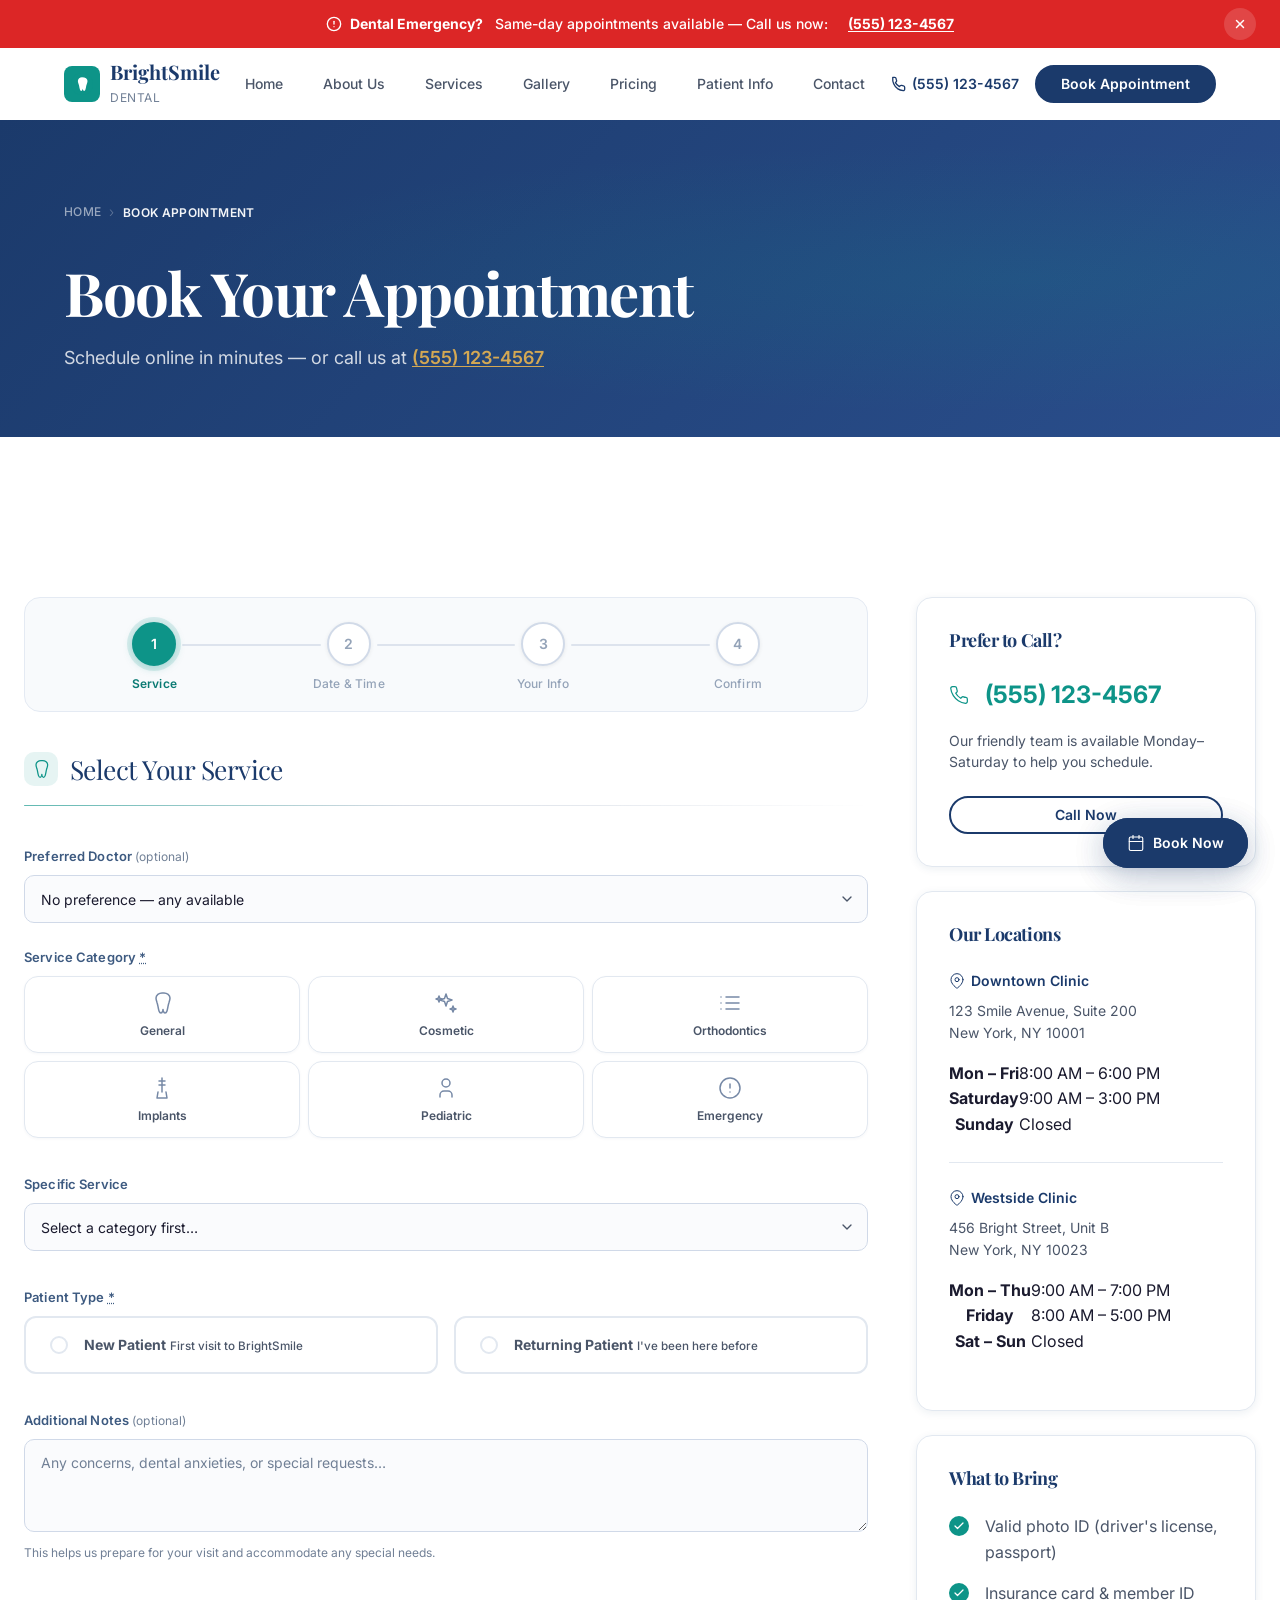
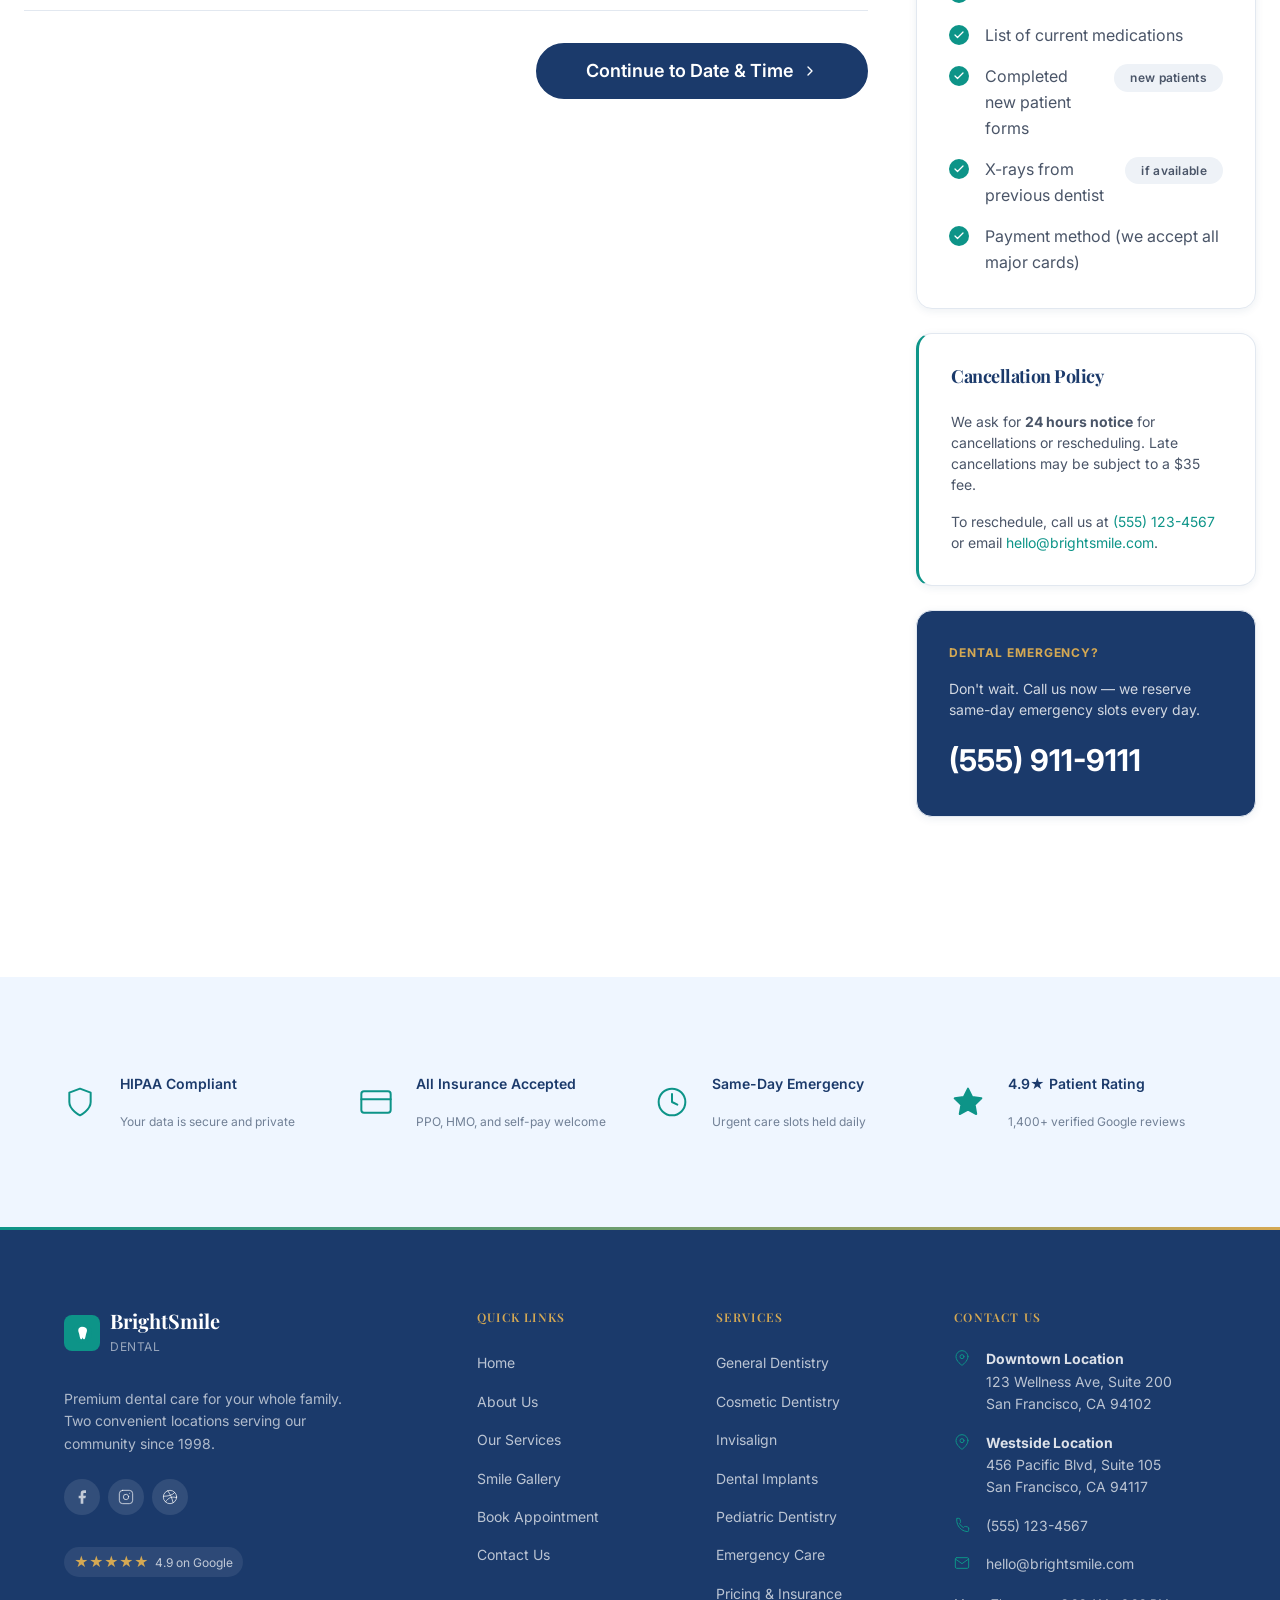
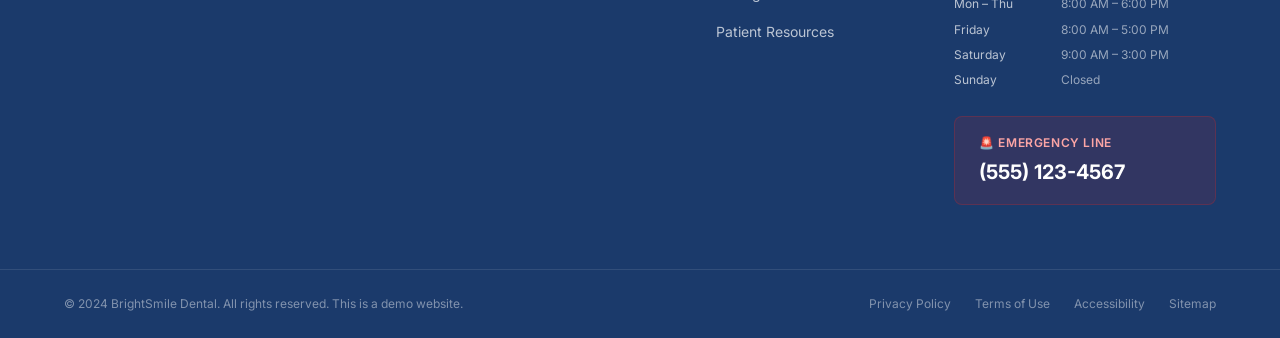
<file: booking.html>
<!DOCTYPE html>
<html lang="en">
<head>
  <meta charset="UTF-8" />
  <meta name="viewport" content="width=device-width, initial-scale=1" />
  <title>Book an Appointment — BrightSmile Dental</title>
  <meta name="description" content="Book your dental appointment online at BrightSmile Dental. Choose your service, preferred doctor, and appointment time. Same-day emergency slots available." />
  <meta property="og:title" content="Book an Appointment — BrightSmile Dental" />
  <meta property="og:description" content="Easily schedule your next dental visit online. General, cosmetic, and emergency appointments available." />
  <meta property="og:type" content="website" />

  <!-- Google Fonts -->
  <link rel="preconnect" href="https://fonts.googleapis.com" />
  <link rel="preconnect" href="https://fonts.gstatic.com" crossorigin />
  <link href="https://fonts.googleapis.com/css2?family=Inter:wght@400;500;600;700&family=Playfair+Display:wght@600;700&display=swap" rel="stylesheet" />

  <!-- CSS -->
  <link rel="stylesheet" href="css/tokens.css" />
  <link rel="stylesheet" href="css/reset.css" />
  <link rel="stylesheet" href="css/base.css" />
  <link rel="stylesheet" href="css/layout.css" />
  <link rel="stylesheet" href="css/components.css" />
  <link rel="stylesheet" href="css/nav.css" />
  <link rel="stylesheet" href="css/footer.css" />
  <link rel="stylesheet" href="css/animations.css" />
  <link rel="stylesheet" href="css/forms.css" />
  <link rel="stylesheet" href="css/modal.css" />
  <link rel="stylesheet" href="css/pages/booking.css" />
  <link rel="stylesheet" href="css/responsive.css" />
</head>
<body data-page="booking">

  <!-- Skip to content -->
  <a href="#main-content" class="skip-link">Skip to main content</a>

  <!-- Emergency Banner -->
  <div id="emergency-banner-container"></div>

  <!-- Navigation -->
  <div id="nav-container"></div>

  <main id="main-content">

    <!-- ── Page Hero ── -->
    <section class="page-hero page-hero--compact">
      <div class="container">
        <nav class="breadcrumb" aria-label="Breadcrumb">
          <ol>
            <li><a href="index.html">Home</a></li>
            <li aria-current="page">Book Appointment</li>
          </ol>
        </nav>
        <h1 class="page-hero__title reveal">Book Your Appointment</h1>
        <p class="page-hero__subtitle reveal">Schedule online in minutes — or call us at <a href="tel:+15551234567" class="hero-phone-link">(555) 123-4567</a></p>
      </div>
    </section>

    <!-- ── Booking Section ── -->
    <section class="section booking-section">
      <div class="container container--wide">
        <div class="booking-layout">

          <!-- ── Form Column ── -->
          <div class="booking-form-col">

            <!-- Multi-step form -->
            <form id="booking-form" class="booking-form" novalidate aria-label="Appointment booking form">

              <!-- Progress Bar -->
              <div class="form-progress" role="navigation" aria-label="Form progress">
                <div class="form-progress__bar">
                  <div class="form-progress__fill" id="progress-fill" style="width: 25%"></div>
                </div>
                <div class="form-progress__steps">
                  <div class="form-progress__step is-active" data-step="1">
                    <span class="form-progress__num">1</span>
                    <span class="form-progress__label">Service</span>
                  </div>
                  <div class="form-progress__step" data-step="2">
                    <span class="form-progress__num">2</span>
                    <span class="form-progress__label">Date &amp; Time</span>
                  </div>
                  <div class="form-progress__step" data-step="3">
                    <span class="form-progress__num">3</span>
                    <span class="form-progress__label">Your Info</span>
                  </div>
                  <div class="form-progress__step" data-step="4">
                    <span class="form-progress__num">4</span>
                    <span class="form-progress__label">Confirm</span>
                  </div>
                </div>
              </div>

              <!-- ────────── Step 1: Service ────────── -->
              <fieldset class="form-step is-active" id="step-1" data-step="1">
                <legend class="form-step__title">
                  <span class="form-step__icon" aria-hidden="true">
                    <svg width="20" height="20"><use href="assets/icons/sprite.svg#tooth"/></svg>
                  </span>
                  Select Your Service
                </legend>

                <div class="form-group">
                  <label class="form-label" for="doctor-pref">Preferred Doctor <span class="form-label__opt">(optional)</span></label>
                  <select id="doctor-pref" name="doctor" class="form-select">
                    <option value="">No preference — any available</option>
                    <option value="dr-chen">Dr. Eleanor Chen, DDS — General &amp; Cosmetic</option>
                    <option value="dr-patel">Dr. Ravi Patel, DMD — Orthodontics &amp; Implants</option>
                    <option value="dr-okonkwo">Dr. Amara Okonkwo, DDS — Pediatric &amp; Family</option>
                  </select>
                </div>

                <div class="form-group">
                  <label class="form-label" id="service-cat-legend">
                    Service Category <abbr title="required">*</abbr>
                  </label>
                  <div class="service-tiles" role="radiogroup" aria-labelledby="service-cat-legend" aria-required="true" id="service-category-group">
                    <label class="service-tile">
                      <input type="radio" name="service_category" value="general" required />
                      <span class="service-tile__icon" aria-hidden="true">
                        <svg width="24" height="24"><use href="assets/icons/sprite.svg#tooth"/></svg>
                      </span>
                      <span class="service-tile__name">General</span>
                    </label>
                    <label class="service-tile">
                      <input type="radio" name="service_category" value="cosmetic" />
                      <span class="service-tile__icon" aria-hidden="true">
                        <svg width="24" height="24"><use href="assets/icons/sprite.svg#sparkle"/></svg>
                      </span>
                      <span class="service-tile__name">Cosmetic</span>
                    </label>
                    <label class="service-tile">
                      <input type="radio" name="service_category" value="orthodontics" />
                      <span class="service-tile__icon" aria-hidden="true">
                        <svg width="24" height="24"><use href="assets/icons/sprite.svg#align"/></svg>
                      </span>
                      <span class="service-tile__name">Orthodontics</span>
                    </label>
                    <label class="service-tile">
                      <input type="radio" name="service_category" value="implants" />
                      <span class="service-tile__icon" aria-hidden="true">
                        <svg width="24" height="24"><use href="assets/icons/sprite.svg#implant"/></svg>
                      </span>
                      <span class="service-tile__name">Implants</span>
                    </label>
                    <label class="service-tile">
                      <input type="radio" name="service_category" value="pediatric" />
                      <span class="service-tile__icon" aria-hidden="true">
                        <svg width="24" height="24"><use href="assets/icons/sprite.svg#child"/></svg>
                      </span>
                      <span class="service-tile__name">Pediatric</span>
                    </label>
                    <label class="service-tile">
                      <input type="radio" name="service_category" value="emergency" />
                      <span class="service-tile__icon" aria-hidden="true">
                        <svg width="24" height="24"><use href="assets/icons/sprite.svg#alert"/></svg>
                      </span>
                      <span class="service-tile__name">Emergency</span>
                    </label>
                  </div>
                  <div id="service-category-error" class="form-error" role="alert" aria-live="polite"></div>
                </div>

                <div class="form-group" id="specific-service-group">
                  <label class="form-label" for="specific-service">Specific Service</label>
                  <select id="specific-service" name="specific_service" class="form-select" aria-describedby="specific-service-error">
                    <option value="">Select a category first…</option>
                  </select>
                  <div id="specific-service-error" class="form-error" role="alert" aria-live="polite"></div>
                </div>

                <div class="form-group">
                  <label class="form-label" id="patient-type-legend">
                    Patient Type <abbr title="required">*</abbr>
                  </label>
                  <div class="patient-type-toggle" role="radiogroup" aria-labelledby="patient-type-legend" aria-required="true" id="patient-type-group">
                    <label class="patient-type-option">
                      <input type="radio" name="patient_type" value="new" required />
                      <span class="patient-type-option__label">
                        <strong>New Patient</strong>
                        <small>First visit to BrightSmile</small>
                      </span>
                    </label>
                    <label class="patient-type-option">
                      <input type="radio" name="patient_type" value="returning" />
                      <span class="patient-type-option__label">
                        <strong>Returning Patient</strong>
                        <small>I've been here before</small>
                      </span>
                    </label>
                  </div>
                  <div id="patient-type-error" class="form-error" role="alert" aria-live="polite"></div>
                </div>

                <div class="form-group">
                  <label class="form-label" for="appointment-notes">Additional Notes <span class="form-label__opt">(optional)</span></label>
                  <textarea id="appointment-notes" name="notes" class="form-textarea" rows="3" placeholder="Any concerns, dental anxieties, or special requests…" aria-describedby="notes-hint"></textarea>
                  <p id="notes-hint" class="form-hint">This helps us prepare for your visit and accommodate any special needs.</p>
                </div>

                <div class="form-step__actions">
                  <button type="button" class="btn btn--primary btn--lg" data-next-step="2">
                    Continue to Date &amp; Time
                    <svg width="16" height="16" aria-hidden="true"><use href="assets/icons/sprite.svg#chevron-right"/></svg>
                  </button>
                </div>
              </fieldset>

              <!-- ────────── Step 2: Date & Time ────────── -->
              <fieldset class="form-step" id="step-2" data-step="2" hidden>
                <legend class="form-step__title">
                  <span class="form-step__icon" aria-hidden="true">
                    <svg width="20" height="20"><use href="assets/icons/sprite.svg#calendar"/></svg>
                  </span>
                  Choose Date &amp; Time
                </legend>

                <div class="form-group">
                  <label class="form-label" id="location-legend">
                    Preferred Location <abbr title="required">*</abbr>
                  </label>
                  <div class="location-options" role="radiogroup" aria-labelledby="location-legend" aria-required="true" id="location-group">
                    <label class="location-option">
                      <input type="radio" name="location" value="downtown" required />
                      <span class="location-option__content">
                        <span class="location-option__name">
                          <svg width="16" height="16" aria-hidden="true"><use href="assets/icons/sprite.svg#location"/></svg>
                          Downtown Clinic
                        </span>
                        <span class="location-option__address">123 Smile Avenue, Suite 200</span>
                        <span class="location-option__hours">Mon–Fri 8am–6pm · Sat 9am–3pm</span>
                      </span>
                    </label>
                    <label class="location-option">
                      <input type="radio" name="location" value="westside" />
                      <span class="location-option__content">
                        <span class="location-option__name">
                          <svg width="16" height="16" aria-hidden="true"><use href="assets/icons/sprite.svg#location"/></svg>
                          Westside Clinic
                        </span>
                        <span class="location-option__address">456 Bright Street, Unit B</span>
                        <span class="location-option__hours">Mon–Thu 9am–7pm · Fri 8am–5pm</span>
                      </span>
                    </label>
                  </div>
                  <div id="location-error" class="form-error" role="alert" aria-live="polite"></div>
                </div>

                <div class="form-group">
                  <label class="form-label" for="appointment-date">Preferred Date <abbr title="required">*</abbr></label>
                  <input
                    type="date"
                    id="appointment-date"
                    name="appointment_date"
                    class="form-input"
                    required
                    aria-required="true"
                    aria-describedby="date-hint date-error"
                  />
                  <p id="date-hint" class="form-hint">We're open Monday–Saturday. Sunday appointments are not available.</p>
                  <div id="date-error" class="form-error" role="alert" aria-live="polite"></div>
                </div>

                <div class="form-group" id="time-slots-group">
                  <label class="form-label" id="time-slots-legend">
                    Preferred Time <abbr title="required">*</abbr>
                  </label>
                  <div class="time-slots" role="radiogroup" aria-labelledby="time-slots-legend" aria-required="true" id="time-slots-container">
                    <p class="time-slots__placeholder">Select a date above to see available times</p>
                  </div>
                  <div id="time-slots-error" class="form-error" role="alert" aria-live="polite"></div>
                </div>

                <div class="form-step__actions form-step__actions--split">
                  <button type="button" class="btn btn--outline" data-prev-step="1">
                    <svg width="16" height="16" aria-hidden="true"><use href="assets/icons/sprite.svg#chevron-left"/></svg>
                    Back
                  </button>
                  <button type="button" class="btn btn--primary btn--lg" data-next-step="3">
                    Continue to Your Info
                    <svg width="16" height="16" aria-hidden="true"><use href="assets/icons/sprite.svg#chevron-right"/></svg>
                  </button>
                </div>
              </fieldset>

              <!-- ────────── Step 3: Patient Info ────────── -->
              <fieldset class="form-step" id="step-3" data-step="3" hidden>
                <legend class="form-step__title">
                  <span class="form-step__icon" aria-hidden="true">
                    <svg width="20" height="20"><use href="assets/icons/sprite.svg#users"/></svg>
                  </span>
                  Your Information
                </legend>

                <div class="form-row">
                  <div class="form-group">
                    <label class="form-label" for="first-name">First Name <abbr title="required">*</abbr></label>
                    <input
                      type="text"
                      id="first-name"
                      name="first_name"
                      class="form-input"
                      autocomplete="given-name"
                      required
                      aria-required="true"
                      aria-describedby="first-name-error"
                      placeholder="Jane"
                    />
                    <div id="first-name-error" class="form-error" role="alert" aria-live="polite"></div>
                  </div>
                  <div class="form-group">
                    <label class="form-label" for="last-name">Last Name <abbr title="required">*</abbr></label>
                    <input
                      type="text"
                      id="last-name"
                      name="last_name"
                      class="form-input"
                      autocomplete="family-name"
                      required
                      aria-required="true"
                      aria-describedby="last-name-error"
                      placeholder="Smith"
                    />
                    <div id="last-name-error" class="form-error" role="alert" aria-live="polite"></div>
                  </div>
                </div>

                <div class="form-row">
                  <div class="form-group">
                    <label class="form-label" for="patient-email">Email Address <abbr title="required">*</abbr></label>
                    <input
                      type="email"
                      id="patient-email"
                      name="email"
                      class="form-input"
                      autocomplete="email"
                      required
                      aria-required="true"
                      aria-describedby="email-error"
                      placeholder="jane@example.com"
                    />
                    <div id="email-error" class="form-error" role="alert" aria-live="polite"></div>
                  </div>
                  <div class="form-group">
                    <label class="form-label" for="patient-phone">Phone Number <abbr title="required">*</abbr></label>
                    <input
                      type="tel"
                      id="patient-phone"
                      name="phone"
                      class="form-input"
                      autocomplete="tel"
                      required
                      aria-required="true"
                      aria-describedby="phone-hint phone-error"
                      placeholder="(555) 000-0000"
                    />
                    <p id="phone-hint" class="form-hint">US format: (555) 123-4567</p>
                    <div id="phone-error" class="form-error" role="alert" aria-live="polite"></div>
                  </div>
                </div>

                <div class="form-row">
                  <div class="form-group">
                    <label class="form-label" for="date-of-birth">Date of Birth <abbr title="required">*</abbr></label>
                    <input
                      type="date"
                      id="date-of-birth"
                      name="dob"
                      class="form-input"
                      autocomplete="bday"
                      required
                      aria-required="true"
                      aria-describedby="dob-error"
                    />
                    <div id="dob-error" class="form-error" role="alert" aria-live="polite"></div>
                  </div>
                  <div class="form-group">
                    <label class="form-label" for="referral-source">How did you hear about us? <span class="form-label__opt">(optional)</span></label>
                    <select id="referral-source" name="referral" class="form-select">
                      <option value="">Select one…</option>
                      <option value="google">Google Search</option>
                      <option value="friend">Friend or Family</option>
                      <option value="insurance">Insurance Directory</option>
                      <option value="social">Social Media</option>
                      <option value="zocdoc">Zocdoc</option>
                      <option value="healthgrades">Healthgrades</option>
                      <option value="other">Other</option>
                    </select>
                  </div>
                </div>

                <div class="form-group form-group--divider">
                  <p class="form-group__subtitle">Insurance Information</p>
                  <div class="form-row">
                    <div class="form-group">
                      <label class="form-label" for="insurance-provider">Insurance Provider <span class="form-label__opt">(optional)</span></label>
                      <select id="insurance-provider" name="insurance_provider" class="form-select">
                        <option value="">No insurance / Self-pay</option>
                        <option value="aetna">Aetna</option>
                        <option value="cigna">Cigna</option>
                        <option value="delta">Delta Dental</option>
                        <option value="guardian">Guardian</option>
                        <option value="humana">Humana</option>
                        <option value="metlife">MetLife</option>
                        <option value="united">United Healthcare</option>
                        <option value="other">Other</option>
                      </select>
                    </div>
                    <div class="form-group">
                      <label class="form-label" for="member-id">Member ID <span class="form-label__opt">(optional)</span></label>
                      <input
                        type="text"
                        id="member-id"
                        name="member_id"
                        class="form-input"
                        aria-describedby="member-id-hint"
                        placeholder="e.g. AET12345678"
                      />
                      <p id="member-id-hint" class="form-hint">Found on your insurance card</p>
                    </div>
                  </div>
                </div>

                <div class="form-group form-group--divider">
                  <p class="form-group__subtitle">Dental Anxiety</p>
                  <label class="form-label" id="anxiety-legend">How do you feel about dental visits? <span class="form-label__opt">(optional)</span></label>
                  <div class="anxiety-options" role="radiogroup" aria-labelledby="anxiety-legend">
                    <label class="radio-tile radio-tile--sm">
                      <input type="radio" name="anxiety_level" value="relaxed" />
                      <span>😊 Very Relaxed</span>
                    </label>
                    <label class="radio-tile radio-tile--sm">
                      <input type="radio" name="anxiety_level" value="mild" />
                      <span>😐 Mild Anxiety</span>
                    </label>
                    <label class="radio-tile radio-tile--sm">
                      <input type="radio" name="anxiety_level" value="moderate" />
                      <span>😬 Moderate Anxiety</span>
                    </label>
                    <label class="radio-tile radio-tile--sm">
                      <input type="radio" name="anxiety_level" value="severe" />
                      <span>😰 Very Anxious</span>
                    </label>
                  </div>
                </div>

                <div class="form-group form-group--divider">
                  <p class="form-group__subtitle">Emergency Contact <span class="form-label__opt">(optional)</span></p>
                  <div class="form-row">
                    <div class="form-group">
                      <label class="form-label" for="emergency-contact-name">Name</label>
                      <input type="text" id="emergency-contact-name" name="emergency_name" class="form-input" placeholder="Full name" autocomplete="off" />
                    </div>
                    <div class="form-group">
                      <label class="form-label" for="emergency-contact-phone">Phone</label>
                      <input type="tel" id="emergency-contact-phone" name="emergency_phone" class="form-input" placeholder="(555) 000-0000" autocomplete="off" />
                    </div>
                  </div>
                </div>

                <div class="form-group">
                  <label class="form-checkbox">
                    <input
                      type="checkbox"
                      id="privacy-consent"
                      name="privacy_consent"
                      required
                      aria-required="true"
                      aria-describedby="privacy-error"
                    />
                    <span class="form-checkbox__label">
                      I agree to BrightSmile Dental's <a href="#" class="link">Privacy Policy</a> and consent to being contacted regarding my appointment. <abbr title="required">*</abbr>
                    </span>
                  </label>
                  <div id="privacy-error" class="form-error" role="alert" aria-live="polite"></div>
                </div>

                <div class="form-step__actions form-step__actions--split">
                  <button type="button" class="btn btn--outline" data-prev-step="2">
                    <svg width="16" height="16" aria-hidden="true"><use href="assets/icons/sprite.svg#chevron-left"/></svg>
                    Back
                  </button>
                  <button type="button" class="btn btn--primary btn--lg" data-next-step="4">
                    Review &amp; Confirm
                    <svg width="16" height="16" aria-hidden="true"><use href="assets/icons/sprite.svg#chevron-right"/></svg>
                  </button>
                </div>
              </fieldset>

              <!-- ────────── Step 4: Confirmation ────────── -->
              <fieldset class="form-step" id="step-4" data-step="4" hidden>
                <legend class="form-step__title">
                  <span class="form-step__icon" aria-hidden="true">
                    <svg width="20" height="20"><use href="assets/icons/sprite.svg#check"/></svg>
                  </span>
                  Review &amp; Confirm
                </legend>

                <p class="form-step__desc">Please review your appointment details before confirming.</p>

                <!-- Booking summary populated by JS -->
                <div class="booking-summary" id="booking-summary" aria-label="Appointment summary">
                  <div class="booking-summary__section">
                    <h3 class="booking-summary__heading">
                      <svg width="16" height="16" aria-hidden="true"><use href="assets/icons/sprite.svg#tooth"/></svg>
                      Service
                    </h3>
                    <dl class="booking-summary__list" id="summary-service"></dl>
                  </div>
                  <div class="booking-summary__section">
                    <h3 class="booking-summary__heading">
                      <svg width="16" height="16" aria-hidden="true"><use href="assets/icons/sprite.svg#calendar"/></svg>
                      Appointment
                    </h3>
                    <dl class="booking-summary__list" id="summary-appointment"></dl>
                  </div>
                  <div class="booking-summary__section">
                    <h3 class="booking-summary__heading">
                      <svg width="16" height="16" aria-hidden="true"><use href="assets/icons/sprite.svg#users"/></svg>
                      Patient
                    </h3>
                    <dl class="booking-summary__list" id="summary-patient"></dl>
                  </div>
                  <button type="button" class="booking-summary__edit-link" data-go-to-step="1">
                    <svg width="14" height="14" aria-hidden="true"><use href="assets/icons/sprite.svg#arrow-right"/></svg>
                    Edit details
                  </button>
                </div>

                <div class="booking-legal">
                  <p>By confirming, you acknowledge our <a href="#" class="link">cancellation policy</a>: appointments cancelled less than 24 hours before the scheduled time may incur a $35 fee.</p>
                </div>

                <div class="form-step__actions form-step__actions--split">
                  <button type="button" class="btn btn--outline" data-prev-step="3">
                    <svg width="16" height="16" aria-hidden="true"><use href="assets/icons/sprite.svg#chevron-left"/></svg>
                    Back
                  </button>
                  <button type="submit" class="btn btn--primary btn--lg" id="confirm-btn">
                    <svg width="18" height="18" aria-hidden="true"><use href="assets/icons/sprite.svg#calendar"/></svg>
                    Confirm Appointment
                  </button>
                </div>
              </fieldset>

            </form>

            <!-- ── Success Screen (hidden until submit) ── -->
            <div class="booking-success" id="booking-success" hidden aria-live="polite">
              <div class="booking-success__icon" aria-hidden="true">
                <svg width="48" height="48"><use href="assets/icons/sprite.svg#check"/></svg>
              </div>
              <h2 class="booking-success__title">You're Booked!</h2>
              <p class="booking-success__sub">Your appointment has been confirmed. A confirmation email has been sent to <strong id="success-email"></strong>.</p>

              <div class="booking-success__card" id="success-details"></div>

              <div class="booking-success__conf">
                Confirmation #: <strong id="confirmation-number"></strong>
              </div>

              <div class="booking-success__actions">
                <a href="#" id="add-to-calendar" class="btn btn--secondary btn--lg" download="brightsmile-appointment.ics">
                  <svg width="18" height="18" aria-hidden="true"><use href="assets/icons/sprite.svg#calendar"/></svg>
                  Add to Calendar
                </a>
                <a href="index.html" class="btn btn--outline btn--lg">Back to Home</a>
              </div>

              <div class="booking-success__next">
                <h3>Before Your Visit</h3>
                <ul class="check-list">
                  <li>Bring a valid photo ID</li>
                  <li>Bring your insurance card (if applicable)</li>
                  <li>Arrive 10 minutes early for new patient paperwork</li>
                  <li>Download and complete new patient forms from <a href="resources.html" class="link">Patient Resources</a></li>
                </ul>
              </div>
            </div>

          </div><!-- /booking-form-col -->

          <!-- ── Info Sidebar ── -->
          <aside class="booking-info-panel" aria-label="Clinic information">

            <!-- Contact Card -->
            <div class="info-panel-card">
              <h2 class="info-panel-card__title">Prefer to Call?</h2>
              <a href="tel:+15551234567" class="info-panel__phone">
                <svg width="20" height="20" aria-hidden="true"><use href="assets/icons/sprite.svg#phone"/></svg>
                (555) 123-4567
              </a>
              <p class="info-panel__note">Our friendly team is available Monday–Saturday to help you schedule.</p>
              <a href="tel:+15551234567" class="btn btn--outline btn--sm" style="width:100%;text-align:center;margin-top:var(--space-3)">Call Now</a>
            </div>

            <!-- Locations -->
            <div class="info-panel-card">
              <h2 class="info-panel-card__title">Our Locations</h2>
              <div class="info-panel__location">
                <p class="info-panel__location-name">
                  <svg width="16" height="16" aria-hidden="true"><use href="assets/icons/sprite.svg#location"/></svg>
                  Downtown Clinic
                </p>
                <address class="info-panel__address">
                  123 Smile Avenue, Suite 200<br />
                  New York, NY 10001
                </address>
                <div class="info-panel__hours">
                  <table class="hours-table hours-table--sm" aria-label="Downtown clinic hours">
                    <tbody>
                      <tr><th scope="row">Mon – Fri</th><td>8:00 AM – 6:00 PM</td></tr>
                      <tr><th scope="row">Saturday</th><td>9:00 AM – 3:00 PM</td></tr>
                      <tr><th scope="row">Sunday</th><td>Closed</td></tr>
                    </tbody>
                  </table>
                </div>
              </div>
              <div class="info-panel__location info-panel__location--border">
                <p class="info-panel__location-name">
                  <svg width="16" height="16" aria-hidden="true"><use href="assets/icons/sprite.svg#location"/></svg>
                  Westside Clinic
                </p>
                <address class="info-panel__address">
                  456 Bright Street, Unit B<br />
                  New York, NY 10023
                </address>
                <div class="info-panel__hours">
                  <table class="hours-table hours-table--sm" aria-label="Westside clinic hours">
                    <tbody>
                      <tr><th scope="row">Mon – Thu</th><td>9:00 AM – 7:00 PM</td></tr>
                      <tr><th scope="row">Friday</th><td>8:00 AM – 5:00 PM</td></tr>
                      <tr><th scope="row">Sat – Sun</th><td>Closed</td></tr>
                    </tbody>
                  </table>
                </div>
              </div>
            </div>

            <!-- What to Bring -->
            <div class="info-panel-card">
              <h2 class="info-panel-card__title">What to Bring</h2>
              <ul class="check-list check-list--sm">
                <li>Valid photo ID (driver's license, passport)</li>
                <li>Insurance card &amp; member ID</li>
                <li>List of current medications</li>
                <li>Completed new patient forms <span class="badge badge--muted">new patients</span></li>
                <li>X-rays from previous dentist <span class="badge badge--muted">if available</span></li>
                <li>Payment method (we accept all major cards)</li>
              </ul>
            </div>

            <!-- Cancellation Policy -->
            <div class="info-panel-card info-panel-card--bordered">
              <h2 class="info-panel-card__title">Cancellation Policy</h2>
              <p class="info-panel__note">We ask for <strong>24 hours notice</strong> for cancellations or rescheduling. Late cancellations may be subject to a $35 fee.</p>
              <p class="info-panel__note" style="margin-top:var(--space-2)">To reschedule, call us at <a href="tel:+15551234567" class="link">(555) 123-4567</a> or email <a href="mailto:hello@brightsmile.com" class="link">hello@brightsmile.com</a>.</p>
            </div>

            <!-- Emergency Note -->
            <div class="info-panel-card info-panel-card--emergency">
              <p class="info-panel__emergency-label">Dental Emergency?</p>
              <p class="info-panel__note">Don't wait. Call us now — we reserve same-day emergency slots every day.</p>
              <a href="tel:+15559119111" class="info-panel__emergency-phone">(555) 911-9111</a>
            </div>

          </aside>

        </div><!-- /booking-layout -->
      </div>
    </section>

    <!-- ── Trust Strip ── -->
    <section class="section section--alt trust-strip-sm">
      <div class="container">
        <div class="trust-strip-sm__grid">
          <div class="trust-strip-sm__item reveal">
            <svg width="32" height="32" aria-hidden="true"><use href="assets/icons/sprite.svg#shield"/></svg>
            <div>
              <p class="trust-strip-sm__label">HIPAA Compliant</p>
              <p class="trust-strip-sm__sub">Your data is secure and private</p>
            </div>
          </div>
          <div class="trust-strip-sm__item reveal" style="--reveal-delay: 100ms">
            <svg width="32" height="32" aria-hidden="true"><use href="assets/icons/sprite.svg#credit-card"/></svg>
            <div>
              <p class="trust-strip-sm__label">All Insurance Accepted</p>
              <p class="trust-strip-sm__sub">PPO, HMO, and self-pay welcome</p>
            </div>
          </div>
          <div class="trust-strip-sm__item reveal" style="--reveal-delay: 200ms">
            <svg width="32" height="32" aria-hidden="true"><use href="assets/icons/sprite.svg#clock"/></svg>
            <div>
              <p class="trust-strip-sm__label">Same-Day Emergency</p>
              <p class="trust-strip-sm__sub">Urgent care slots held daily</p>
            </div>
          </div>
          <div class="trust-strip-sm__item reveal" style="--reveal-delay: 300ms">
            <svg width="32" height="32" aria-hidden="true"><use href="assets/icons/sprite.svg#star"/></svg>
            <div>
              <p class="trust-strip-sm__label">4.9★ Patient Rating</p>
              <p class="trust-strip-sm__sub">1,400+ verified Google reviews</p>
            </div>
          </div>
        </div>
      </div>
    </section>

  </main>

  <!-- Footer -->
  <div id="footer-container"></div>

  <!-- Floating Book Button -->
  <a href="booking.html" class="floating-book-btn" aria-label="Book appointment">
    <svg width="20" height="20" aria-hidden="true"><use href="assets/icons/sprite.svg#calendar"/></svg>
    Book Now
  </a>

  <!-- JS -->
  <script type="module" src="js/main.js"></script>
</body>
</html>
</file>
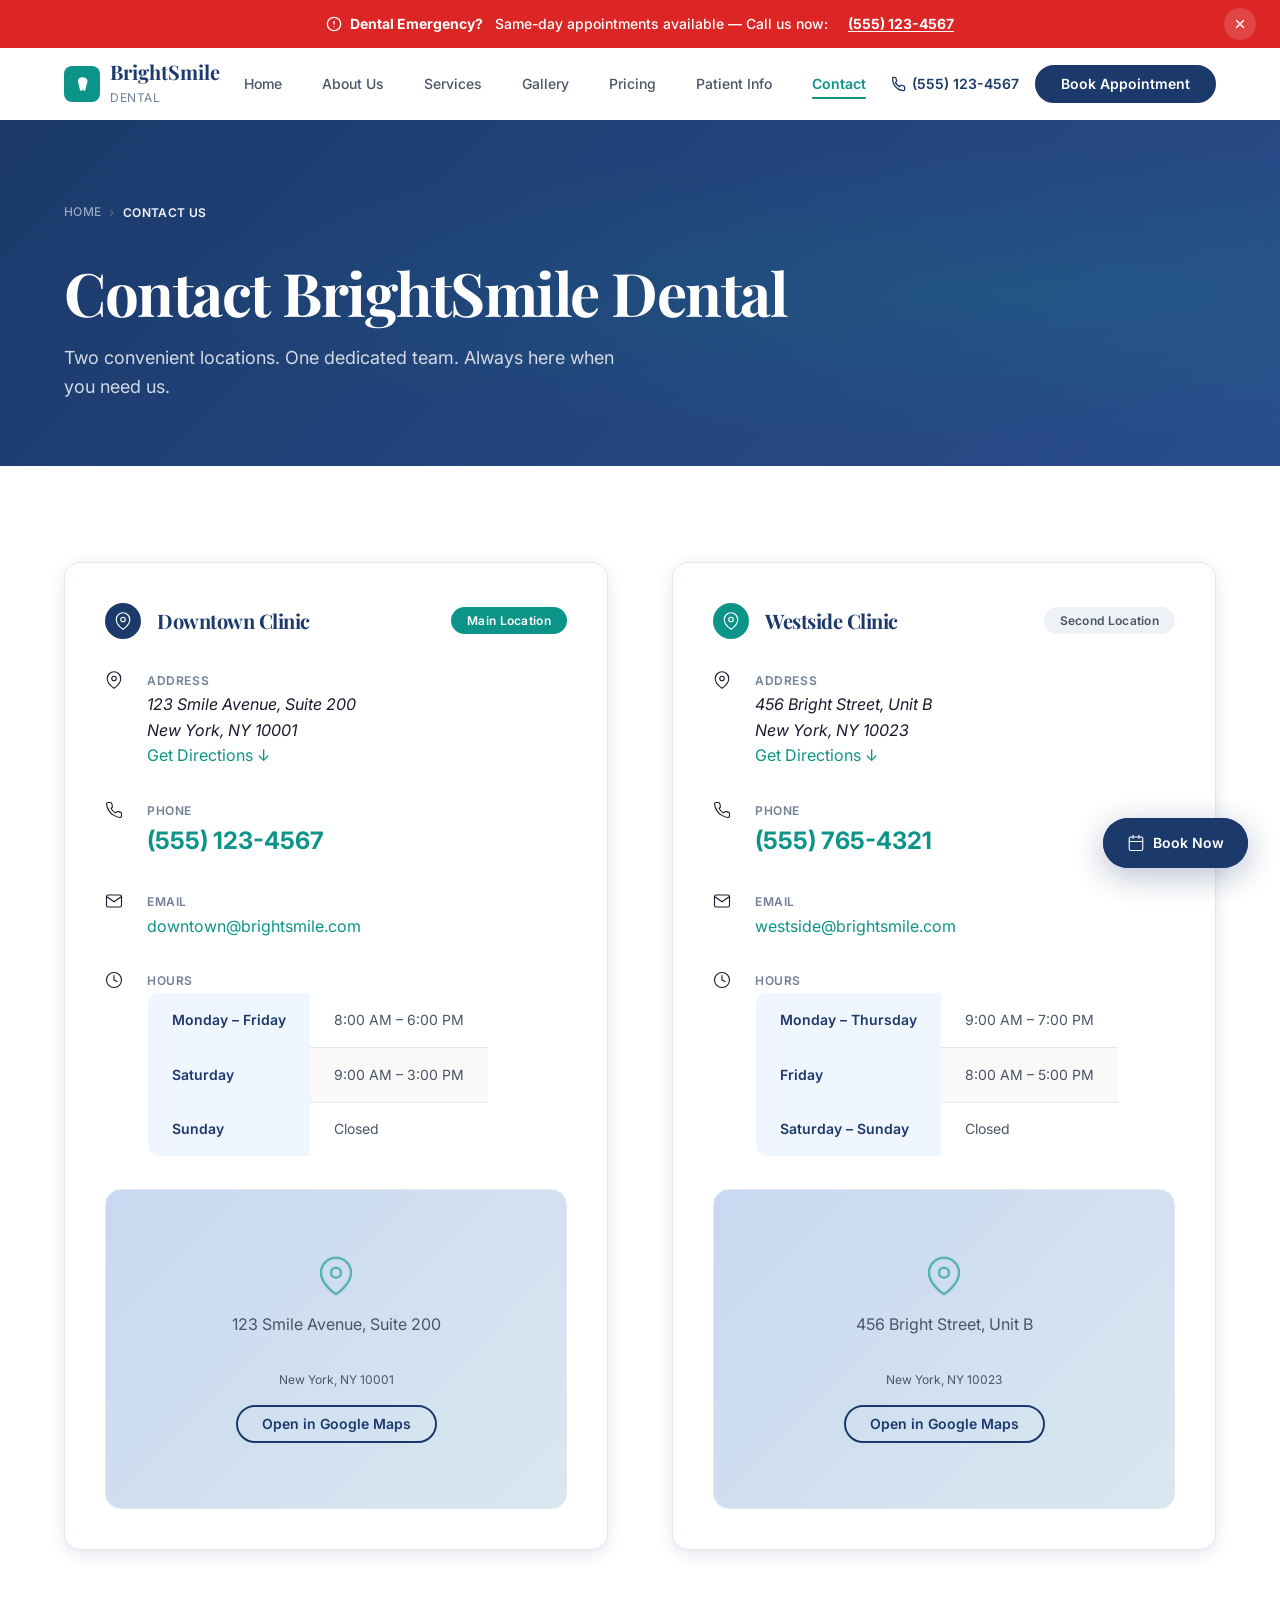
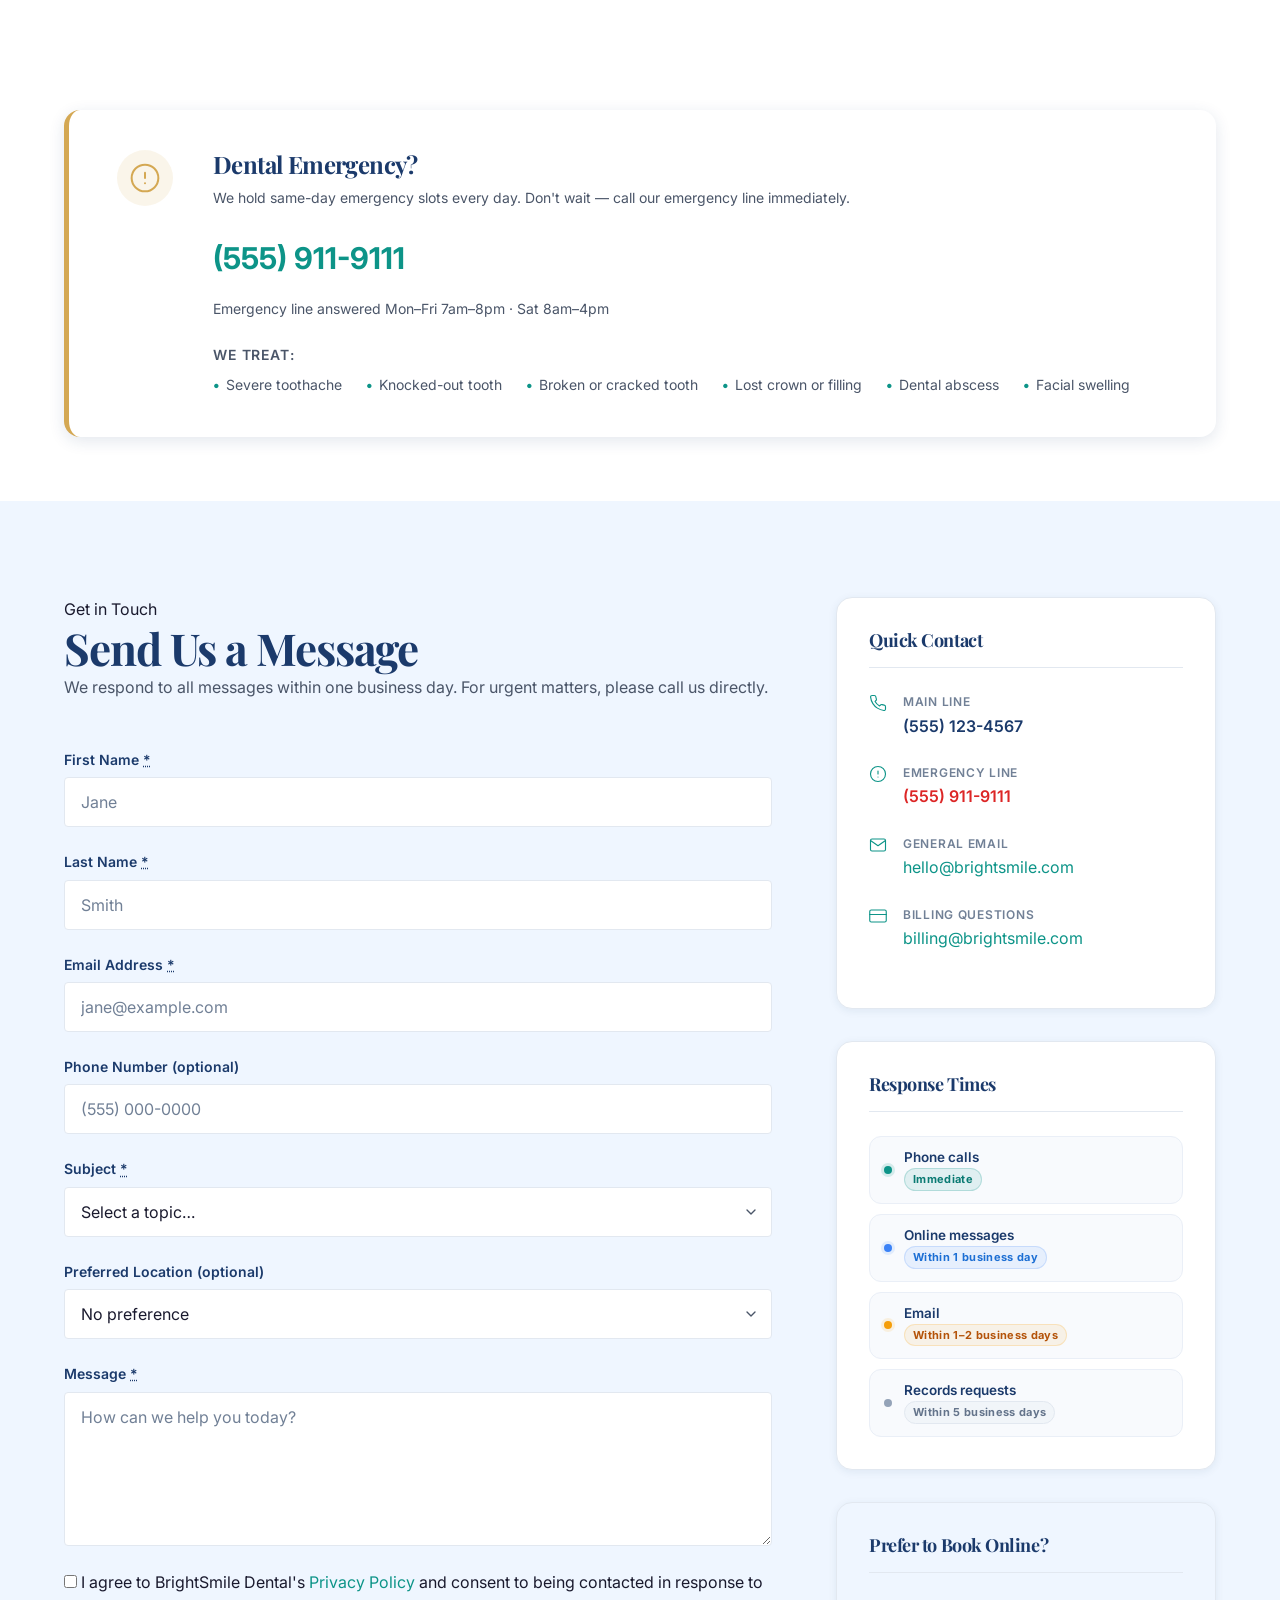
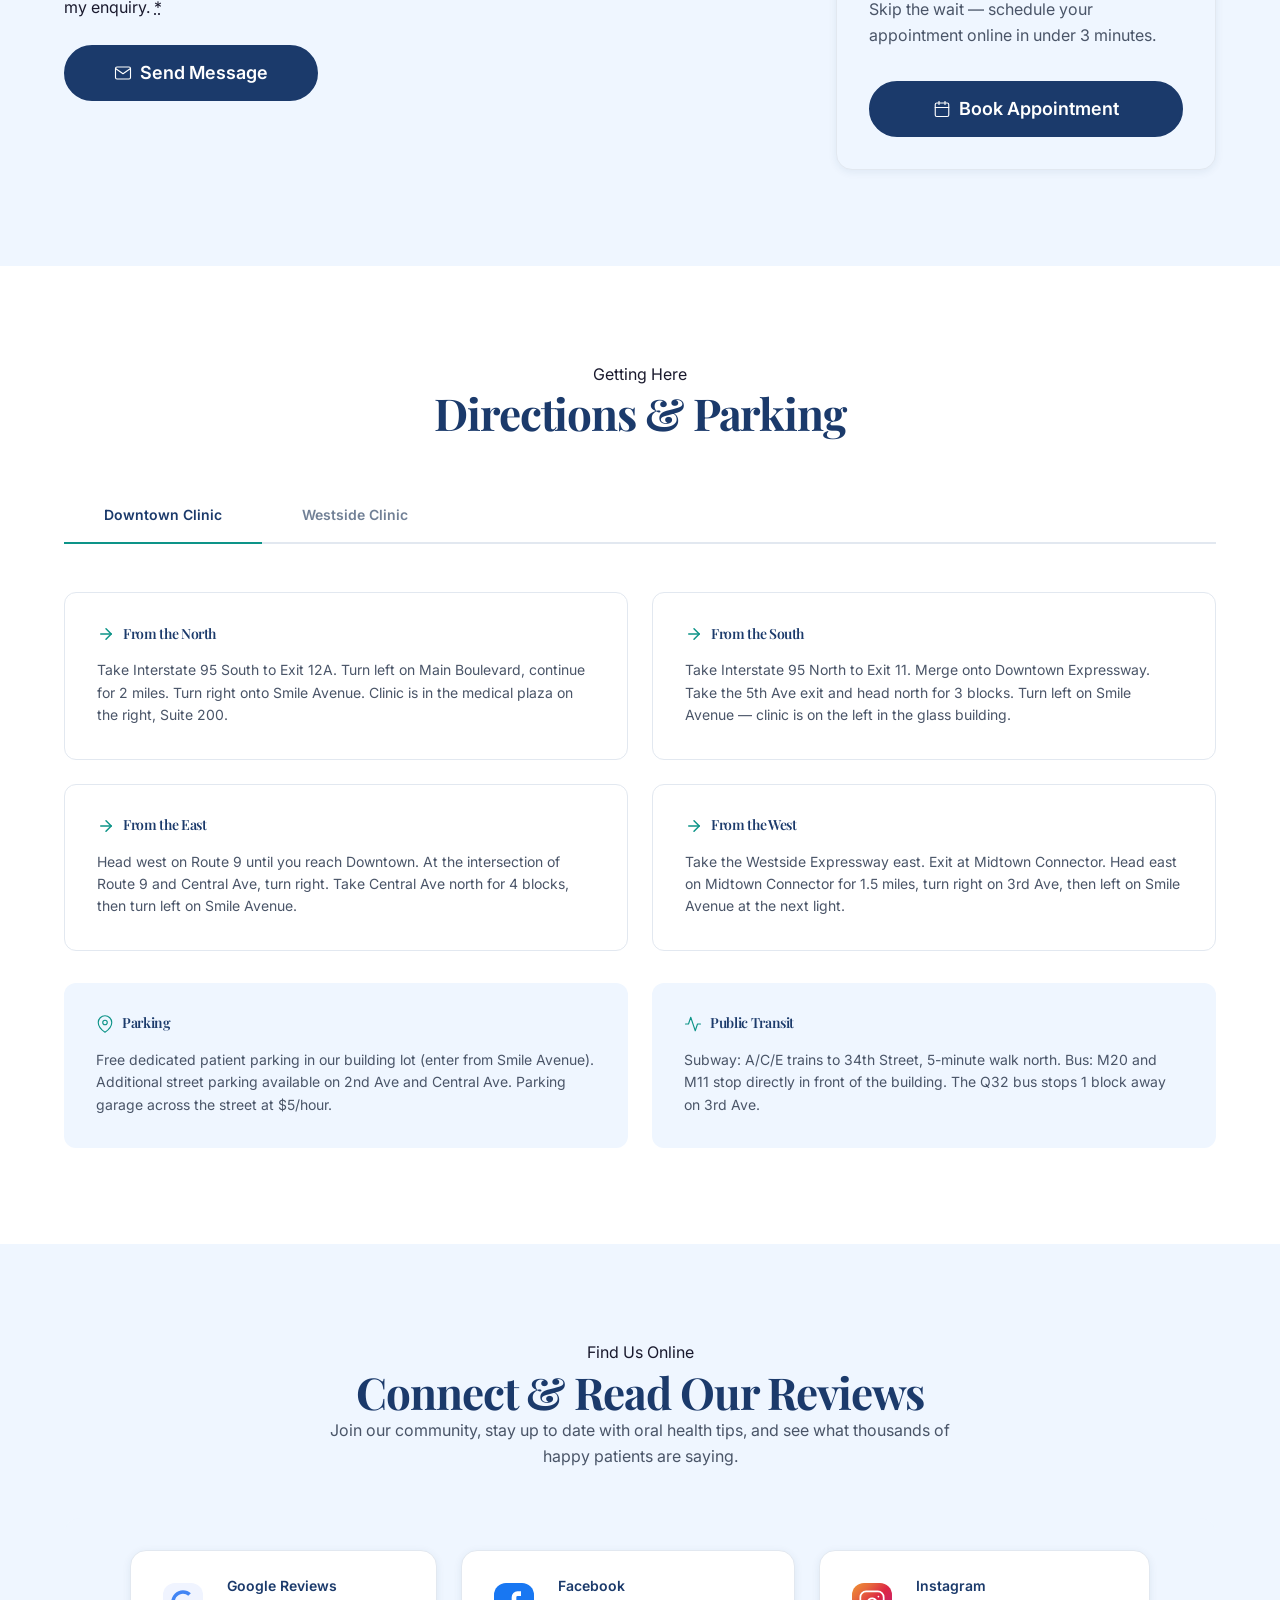
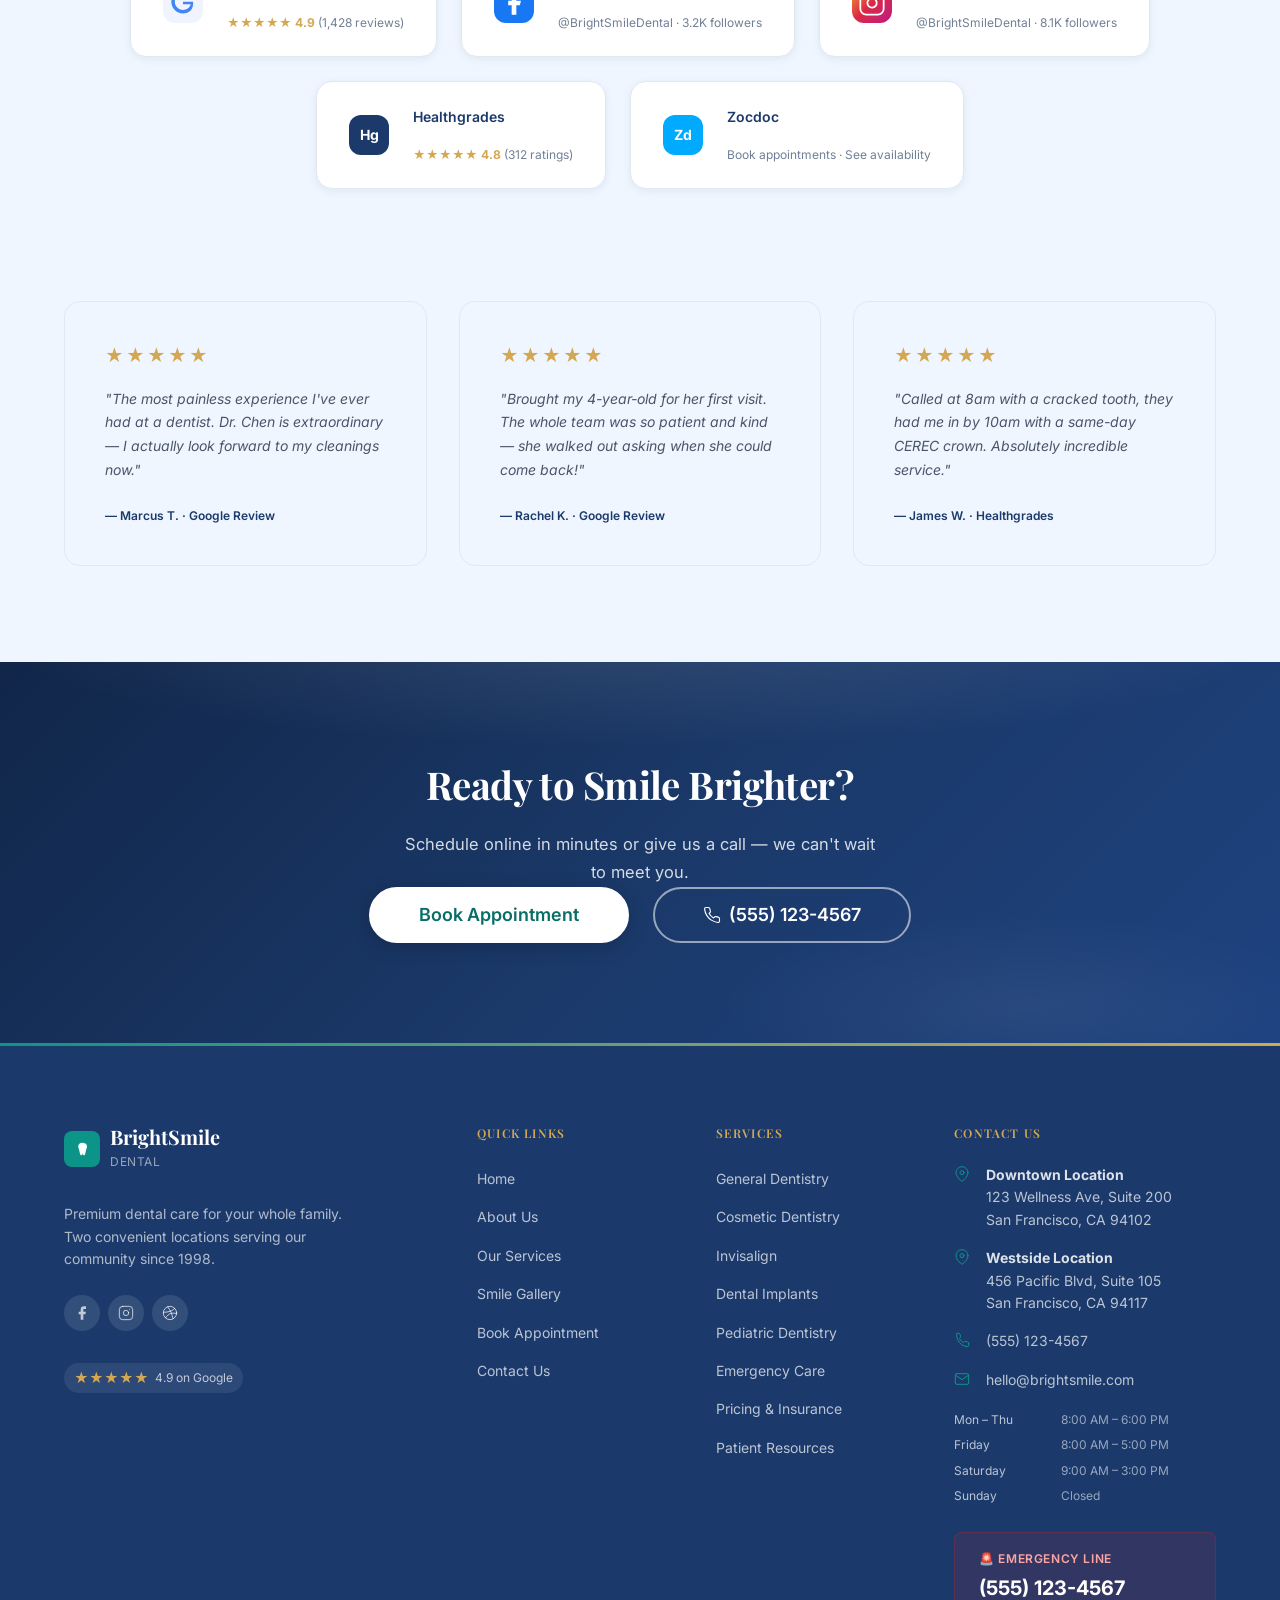
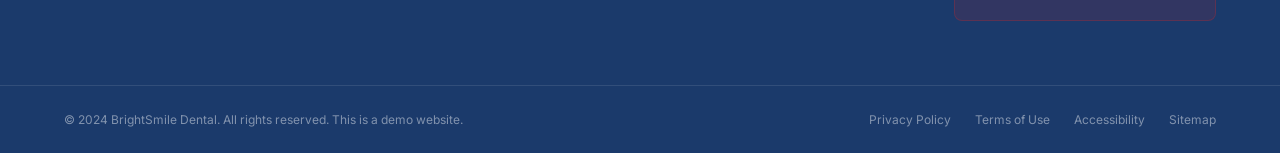
<file: contact.html>
<!DOCTYPE html>
<html lang="en">
<head>
  <meta charset="UTF-8" />
  <meta name="viewport" content="width=device-width, initial-scale=1" />
  <title>Contact Us — BrightSmile Dental</title>
  <meta name="description" content="Get in touch with BrightSmile Dental. Two convenient locations in Downtown and Westside New York. Call, email, or send us a message." />
  <meta property="og:title" content="Contact Us — BrightSmile Dental" />
  <meta property="og:description" content="Contact BrightSmile Dental — call, email, or visit us at our Downtown or Westside clinics." />
  <meta property="og:type" content="website" />

  <link rel="preconnect" href="https://fonts.googleapis.com" />
  <link rel="preconnect" href="https://fonts.gstatic.com" crossorigin />
  <link href="https://fonts.googleapis.com/css2?family=Inter:wght@400;500;600;700&family=Playfair+Display:wght@600;700&display=swap" rel="stylesheet" />

  <link rel="stylesheet" href="css/tokens.css" />
  <link rel="stylesheet" href="css/reset.css" />
  <link rel="stylesheet" href="css/base.css" />
  <link rel="stylesheet" href="css/layout.css" />
  <link rel="stylesheet" href="css/components.css" />
  <link rel="stylesheet" href="css/nav.css" />
  <link rel="stylesheet" href="css/footer.css" />
  <link rel="stylesheet" href="css/animations.css" />
  <link rel="stylesheet" href="css/forms.css" />
  <link rel="stylesheet" href="css/modal.css" />
  <link rel="stylesheet" href="css/pages/contact.css" />
  <link rel="stylesheet" href="css/responsive.css" />
</head>
<body data-page="contact">

  <a href="#main-content" class="skip-link">Skip to main content</a>
  <div id="emergency-banner-container"></div>
  <div id="nav-container"></div>

  <main id="main-content">

    <!-- ── Page Hero ── -->
    <section class="page-hero page-hero--compact">
      <div class="container">
        <nav class="breadcrumb" aria-label="Breadcrumb">
          <ol>
            <li><a href="index.html">Home</a></li>
            <li aria-current="page">Contact Us</li>
          </ol>
        </nav>
        <h1 class="page-hero__title reveal">Contact BrightSmile Dental</h1>
        <p class="page-hero__subtitle reveal">Two convenient locations. One dedicated team. Always here when you need us.</p>
      </div>
    </section>

    <!-- ── Contact Info + Maps ── -->
    <section class="section contact-main-section">
      <div class="container">
        <div class="contact-main-grid">

          <!-- Downtown -->
          <div class="contact-location-card reveal">
            <div class="contact-location-card__header">
              <div class="contact-location-card__badge">
                <svg width="18" height="18" aria-hidden="true"><use href="assets/icons/sprite.svg#location"/></svg>
              </div>
              <h2 class="contact-location-card__title">Downtown Clinic</h2>
              <span class="badge badge--teal">Main Location</span>
            </div>

            <div class="contact-info-list">
              <div class="contact-info-item">
                <svg width="18" height="18" aria-hidden="true"><use href="assets/icons/sprite.svg#location"/></svg>
                <div>
                  <p class="contact-info-item__label">Address</p>
                  <address>123 Smile Avenue, Suite 200<br />New York, NY 10001</address>
                  <a href="#map-downtown" class="link link--sm">Get Directions ↓</a>
                </div>
              </div>
              <div class="contact-info-item">
                <svg width="18" height="18" aria-hidden="true"><use href="assets/icons/sprite.svg#phone"/></svg>
                <div>
                  <p class="contact-info-item__label">Phone</p>
                  <a href="tel:+15551234567" class="contact-phone">(555) 123-4567</a>
                </div>
              </div>
              <div class="contact-info-item">
                <svg width="18" height="18" aria-hidden="true"><use href="assets/icons/sprite.svg#mail"/></svg>
                <div>
                  <p class="contact-info-item__label">Email</p>
                  <a href="mailto:downtown@brightsmile.com" class="link">downtown@brightsmile.com</a>
                </div>
              </div>
              <div class="contact-info-item">
                <svg width="18" height="18" aria-hidden="true"><use href="assets/icons/sprite.svg#clock"/></svg>
                <div>
                  <p class="contact-info-item__label">Hours</p>
                  <table class="hours-table" aria-label="Downtown clinic hours">
                    <tbody>
                      <tr><th scope="row">Monday – Friday</th><td>8:00 AM – 6:00 PM</td></tr>
                      <tr><th scope="row">Saturday</th><td>9:00 AM – 3:00 PM</td></tr>
                      <tr><th scope="row">Sunday</th><td>Closed</td></tr>
                    </tbody>
                  </table>
                </div>
              </div>
            </div>

            <!-- Map placeholder -->
            <div class="map-placeholder" id="map-downtown" aria-label="Map placeholder for Downtown clinic location at 123 Smile Avenue, New York">
              <div class="map-placeholder__inner">
                <svg width="40" height="40" aria-hidden="true"><use href="assets/icons/sprite.svg#map-pin"/></svg>
                <p>123 Smile Avenue, Suite 200</p>
                <p class="map-placeholder__sub">New York, NY 10001</p>
                <a href="https://maps.google.com" class="btn btn--outline btn--sm" target="_blank" rel="noopener noreferrer">Open in Google Maps</a>
              </div>
            </div>
          </div>

          <!-- Westside -->
          <div class="contact-location-card reveal" style="--reveal-delay:150ms">
            <div class="contact-location-card__header">
              <div class="contact-location-card__badge contact-location-card__badge--teal">
                <svg width="18" height="18" aria-hidden="true"><use href="assets/icons/sprite.svg#location"/></svg>
              </div>
              <h2 class="contact-location-card__title">Westside Clinic</h2>
              <span class="badge badge--muted">Second Location</span>
            </div>

            <div class="contact-info-list">
              <div class="contact-info-item">
                <svg width="18" height="18" aria-hidden="true"><use href="assets/icons/sprite.svg#location"/></svg>
                <div>
                  <p class="contact-info-item__label">Address</p>
                  <address>456 Bright Street, Unit B<br />New York, NY 10023</address>
                  <a href="#map-westside" class="link link--sm">Get Directions ↓</a>
                </div>
              </div>
              <div class="contact-info-item">
                <svg width="18" height="18" aria-hidden="true"><use href="assets/icons/sprite.svg#phone"/></svg>
                <div>
                  <p class="contact-info-item__label">Phone</p>
                  <a href="tel:+15557654321" class="contact-phone">(555) 765-4321</a>
                </div>
              </div>
              <div class="contact-info-item">
                <svg width="18" height="18" aria-hidden="true"><use href="assets/icons/sprite.svg#mail"/></svg>
                <div>
                  <p class="contact-info-item__label">Email</p>
                  <a href="mailto:westside@brightsmile.com" class="link">westside@brightsmile.com</a>
                </div>
              </div>
              <div class="contact-info-item">
                <svg width="18" height="18" aria-hidden="true"><use href="assets/icons/sprite.svg#clock"/></svg>
                <div>
                  <p class="contact-info-item__label">Hours</p>
                  <table class="hours-table" aria-label="Westside clinic hours">
                    <tbody>
                      <tr><th scope="row">Monday – Thursday</th><td>9:00 AM – 7:00 PM</td></tr>
                      <tr><th scope="row">Friday</th><td>8:00 AM – 5:00 PM</td></tr>
                      <tr><th scope="row">Saturday – Sunday</th><td>Closed</td></tr>
                    </tbody>
                  </table>
                </div>
              </div>
            </div>

            <!-- Map placeholder -->
            <div class="map-placeholder" id="map-westside" aria-label="Map placeholder for Westside clinic location at 456 Bright Street, New York">
              <div class="map-placeholder__inner">
                <svg width="40" height="40" aria-hidden="true"><use href="assets/icons/sprite.svg#map-pin"/></svg>
                <p>456 Bright Street, Unit B</p>
                <p class="map-placeholder__sub">New York, NY 10023</p>
                <a href="https://maps.google.com" class="btn btn--outline btn--sm" target="_blank" rel="noopener noreferrer">Open in Google Maps</a>
              </div>
            </div>
          </div>

        </div><!-- /contact-main-grid -->
      </div>
    </section>

    <!-- ── Emergency Block ── -->
    <section class="section section--sm emergency-block-section">
      <div class="container">
        <div class="emergency-block reveal">
          <div class="emergency-block__icon" aria-hidden="true">
            <svg width="32" height="32"><use href="assets/icons/sprite.svg#alert"/></svg>
          </div>
          <div class="emergency-block__content">
            <h2 class="emergency-block__title">Dental Emergency?</h2>
            <p class="emergency-block__sub">We hold same-day emergency slots every day. Don't wait — call our emergency line immediately.</p>
            <a href="tel:+15559119111" class="emergency-block__phone">(555) 911-9111</a>
            <p class="emergency-block__hours">Emergency line answered Mon–Fri 7am–8pm · Sat 8am–4pm</p>
            <div class="emergency-block__services">
              <p class="emergency-block__services-label">We treat:</p>
              <ul class="emergency-block__services-list">
                <li>Severe toothache</li>
                <li>Knocked-out tooth</li>
                <li>Broken or cracked tooth</li>
                <li>Lost crown or filling</li>
                <li>Dental abscess</li>
                <li>Facial swelling</li>
              </ul>
            </div>
          </div>
        </div>
      </div>
    </section>

    <!-- ── Contact Form ── -->
    <section class="section section--alt contact-form-section" id="contact-form-section">
      <div class="container">
        <div class="contact-form-grid">

          <!-- Form -->
          <div class="contact-form-col reveal">
            <div class="section-header">
              <span class="section-header__eyebrow">Get in Touch</span>
              <h2 class="section-header__title">Send Us a Message</h2>
              <p class="section-header__sub">We respond to all messages within one business day. For urgent matters, please call us directly.</p>
            </div>

            <form id="contact-form" class="contact-form" novalidate aria-label="Contact form">
              <div class="form-row">
                <div class="form-group">
                  <label class="form-label" for="c-first-name">First Name <abbr title="required">*</abbr></label>
                  <input
                    type="text"
                    id="c-first-name"
                    name="first_name"
                    class="form-input"
                    autocomplete="given-name"
                    required
                    placeholder="Jane"
                  />
                </div>
                <div class="form-group">
                  <label class="form-label" for="c-last-name">Last Name <abbr title="required">*</abbr></label>
                  <input
                    type="text"
                    id="c-last-name"
                    name="last_name"
                    class="form-input"
                    autocomplete="family-name"
                    required
                    placeholder="Smith"
                  />
                </div>
              </div>

              <div class="form-row">
                <div class="form-group">
                  <label class="form-label" for="c-email">Email Address <abbr title="required">*</abbr></label>
                  <input
                    type="email"
                    id="c-email"
                    name="email"
                    class="form-input"
                    autocomplete="email"
                    required
                    placeholder="jane@example.com"
                  />
                </div>
                <div class="form-group">
                  <label class="form-label" for="c-phone">Phone Number <span class="form-label__opt">(optional)</span></label>
                  <input
                    type="tel"
                    id="c-phone"
                    name="phone"
                    class="form-input"
                    autocomplete="tel"
                    placeholder="(555) 000-0000"
                  />
                </div>
              </div>

              <div class="form-group">
                <label class="form-label" for="c-subject">Subject <abbr title="required">*</abbr></label>
                <select id="c-subject" name="subject" class="form-select" required>
                  <option value="">Select a topic…</option>
                  <option value="appointment">Appointment / Scheduling</option>
                  <option value="insurance">Insurance &amp; Billing</option>
                  <option value="emergency">Dental Emergency</option>
                  <option value="treatment">Treatment Question</option>
                  <option value="records">Medical Records Request</option>
                  <option value="compliment">Compliment / Feedback</option>
                  <option value="other">Other</option>
                </select>
              </div>

              <div class="form-group">
                <label class="form-label" for="c-preferred-location">Preferred Location <span class="form-label__opt">(optional)</span></label>
                <select id="c-preferred-location" name="location" class="form-select">
                  <option value="">No preference</option>
                  <option value="downtown">Downtown Clinic</option>
                  <option value="westside">Westside Clinic</option>
                </select>
              </div>

              <div class="form-group">
                <label class="form-label" for="c-message">Message <abbr title="required">*</abbr></label>
                <textarea
                  id="c-message"
                  name="message"
                  class="form-textarea"
                  rows="5"
                  required
                  placeholder="How can we help you today?"
                ></textarea>
              </div>

              <div class="form-group">
                <label class="form-checkbox">
                  <input type="checkbox" id="c-privacy" name="privacy_consent" required />
                  <span class="form-checkbox__label">
                    I agree to BrightSmile Dental's <a href="#" class="link">Privacy Policy</a> and consent to being contacted in response to my enquiry. <abbr title="required">*</abbr>
                  </span>
                </label>
              </div>

              <button type="submit" class="btn btn--primary btn--lg">
                <svg width="18" height="18" aria-hidden="true"><use href="assets/icons/sprite.svg#mail"/></svg>
                Send Message
              </button>
            </form>

            <!-- Success message (hidden) -->
            <div id="contact-success" class="contact-success" style="display:none" aria-live="polite">
              <div class="contact-success__icon" aria-hidden="true">
                <svg width="40" height="40"><use href="assets/icons/sprite.svg#check"/></svg>
              </div>
              <h3 class="contact-success__title">Message Sent!</h3>
              <p>Thank you for reaching out. Our team will respond within one business day. For urgent care, please call <a href="tel:+15551234567" class="link">(555) 123-4567</a>.</p>
              <a href="index.html" class="btn btn--outline" style="margin-top:var(--space-5)">Back to Home</a>
            </div>
          </div>

          <!-- Side Info -->
          <aside class="contact-side-info reveal" style="--reveal-delay:150ms" aria-label="Additional contact information">

            <div class="contact-side-card">
              <h3 class="contact-side-card__title">Quick Contact</h3>
              <div class="contact-side-item">
                <svg width="18" height="18" aria-hidden="true"><use href="assets/icons/sprite.svg#phone"/></svg>
                <div>
                  <p class="contact-side-item__label">Main Line</p>
                  <a href="tel:+15551234567" class="contact-side-item__value">(555) 123-4567</a>
                </div>
              </div>
              <div class="contact-side-item">
                <svg width="18" height="18" aria-hidden="true"><use href="assets/icons/sprite.svg#alert"/></svg>
                <div>
                  <p class="contact-side-item__label">Emergency Line</p>
                  <a href="tel:+15559119111" class="contact-side-item__value contact-side-item__value--emergency">(555) 911-9111</a>
                </div>
              </div>
              <div class="contact-side-item">
                <svg width="18" height="18" aria-hidden="true"><use href="assets/icons/sprite.svg#mail"/></svg>
                <div>
                  <p class="contact-side-item__label">General Email</p>
                  <a href="mailto:hello@brightsmile.com" class="link">hello@brightsmile.com</a>
                </div>
              </div>
              <div class="contact-side-item">
                <svg width="18" height="18" aria-hidden="true"><use href="assets/icons/sprite.svg#credit-card"/></svg>
                <div>
                  <p class="contact-side-item__label">Billing Questions</p>
                  <a href="mailto:billing@brightsmile.com" class="link">billing@brightsmile.com</a>
                </div>
              </div>
            </div>

            <div class="contact-side-card">
              <h3 class="contact-side-card__title">Response Times</h3>
              <div class="response-times">
                <div class="response-time-item">
                  <span class="response-time-item__dot response-time-item__dot--instant"></span>
                  <div class="response-time-item__body">
                    <span class="response-time-item__method">Phone calls</span>
                    <span class="response-time-item__time response-time-item__time--instant">Immediate</span>
                  </div>
                </div>
                <div class="response-time-item">
                  <span class="response-time-item__dot response-time-item__dot--fast"></span>
                  <div class="response-time-item__body">
                    <span class="response-time-item__method">Online messages</span>
                    <span class="response-time-item__time response-time-item__time--fast">Within 1 business day</span>
                  </div>
                </div>
                <div class="response-time-item">
                  <span class="response-time-item__dot response-time-item__dot--medium"></span>
                  <div class="response-time-item__body">
                    <span class="response-time-item__method">Email</span>
                    <span class="response-time-item__time response-time-item__time--medium">Within 1–2 business days</span>
                  </div>
                </div>
                <div class="response-time-item">
                  <span class="response-time-item__dot response-time-item__dot--slow"></span>
                  <div class="response-time-item__body">
                    <span class="response-time-item__method">Records requests</span>
                    <span class="response-time-item__time response-time-item__time--slow">Within 5 business days</span>
                  </div>
                </div>
              </div>
            </div>

            <div class="contact-side-card contact-side-card--cta">
              <h3 class="contact-side-card__title">Prefer to Book Online?</h3>
              <p>Skip the wait — schedule your appointment online in under 3 minutes.</p>
              <a href="booking.html" class="btn btn--primary btn--lg" style="width:100%;text-align:center;margin-top:var(--space-4)">
                <svg width="18" height="18" aria-hidden="true"><use href="assets/icons/sprite.svg#calendar"/></svg>
                Book Appointment
              </a>
            </div>

          </aside>

        </div>
      </div>
    </section>

    <!-- ── Directions ── -->
    <section class="section directions-section" id="directions">
      <div class="container">
        <div class="section-header section-header--center reveal">
          <span class="section-header__eyebrow">Getting Here</span>
          <h2 class="section-header__title">Directions &amp; Parking</h2>
        </div>

        <div class="directions-tabs">
          <div class="directions-tab-nav" role="tablist" aria-label="Directions by clinic location">
            <button class="directions-tab-btn is-active" role="tab" aria-selected="true" aria-controls="dir-downtown" id="dtab-downtown" data-tab="dir-downtown">Downtown Clinic</button>
            <button class="directions-tab-btn" role="tab" aria-selected="false" aria-controls="dir-westside" id="dtab-westside" data-tab="dir-westside" tabindex="-1">Westside Clinic</button>
          </div>

          <div class="directions-panel is-active" id="dir-downtown" role="tabpanel" aria-labelledby="dtab-downtown">
            <div class="directions-grid reveal">
              <div class="directions-card">
                <h3 class="directions-card__title">
                  <svg width="18" height="18" aria-hidden="true"><use href="assets/icons/sprite.svg#arrow-right"/></svg>
                  From the North
                </h3>
                <p>Take Interstate 95 South to Exit 12A. Turn left on Main Boulevard, continue for 2 miles. Turn right onto Smile Avenue. Clinic is in the medical plaza on the right, Suite 200.</p>
              </div>
              <div class="directions-card">
                <h3 class="directions-card__title">
                  <svg width="18" height="18" aria-hidden="true"><use href="assets/icons/sprite.svg#arrow-right"/></svg>
                  From the South
                </h3>
                <p>Take Interstate 95 North to Exit 11. Merge onto Downtown Expressway. Take the 5th Ave exit and head north for 3 blocks. Turn left on Smile Avenue — clinic is on the left in the glass building.</p>
              </div>
              <div class="directions-card">
                <h3 class="directions-card__title">
                  <svg width="18" height="18" aria-hidden="true"><use href="assets/icons/sprite.svg#arrow-right"/></svg>
                  From the East
                </h3>
                <p>Head west on Route 9 until you reach Downtown. At the intersection of Route 9 and Central Ave, turn right. Take Central Ave north for 4 blocks, then turn left on Smile Avenue.</p>
              </div>
              <div class="directions-card">
                <h3 class="directions-card__title">
                  <svg width="18" height="18" aria-hidden="true"><use href="assets/icons/sprite.svg#arrow-right"/></svg>
                  From the West
                </h3>
                <p>Take the Westside Expressway east. Exit at Midtown Connector. Head east on Midtown Connector for 1.5 miles, turn right on 3rd Ave, then left on Smile Avenue at the next light.</p>
              </div>
            </div>

            <div class="directions-extras reveal">
              <div class="directions-extra-card">
                <h3>
                  <svg width="18" height="18" aria-hidden="true"><use href="assets/icons/sprite.svg#location"/></svg>
                  Parking
                </h3>
                <p>Free dedicated patient parking in our building lot (enter from Smile Avenue). Additional street parking available on 2nd Ave and Central Ave. Parking garage across the street at $5/hour.</p>
              </div>
              <div class="directions-extra-card">
                <h3>
                  <svg width="18" height="18" aria-hidden="true"><use href="assets/icons/sprite.svg#activity"/></svg>
                  Public Transit
                </h3>
                <p>Subway: A/C/E trains to 34th Street, 5-minute walk north. Bus: M20 and M11 stop directly in front of the building. The Q32 bus stops 1 block away on 3rd Ave.</p>
              </div>
            </div>
          </div>

          <div class="directions-panel" id="dir-westside" role="tabpanel" aria-labelledby="dtab-westside" hidden>
            <div class="directions-grid reveal">
              <div class="directions-card">
                <h3 class="directions-card__title">
                  <svg width="18" height="18" aria-hidden="true"><use href="assets/icons/sprite.svg#arrow-right"/></svg>
                  From the North
                </h3>
                <p>Head south on Riverside Drive. At 72nd Street turn east. Continue 2 blocks to Bright Street. Turn right — Unit B is the second entrance on the left with teal awning.</p>
              </div>
              <div class="directions-card">
                <h3 class="directions-card__title">
                  <svg width="18" height="18" aria-hidden="true"><use href="assets/icons/sprite.svg#arrow-right"/></svg>
                  From the South
                </h3>
                <p>Take the West Side Highway northbound. Exit at 57th Street. Head east to Columbus Ave, turn north and continue 8 blocks. Turn left on Bright Street — clinic Unit B is mid-block.</p>
              </div>
              <div class="directions-card">
                <h3 class="directions-card__title">
                  <svg width="18" height="18" aria-hidden="true"><use href="assets/icons/sprite.svg#arrow-right"/></svg>
                  From Midtown
                </h3>
                <p>Head west on 65th Street from Central Park. Continue past Columbus Avenue to Bright Street. Turn right at Bright Street — clinic is on the left, look for the teal BrightSmile sign.</p>
              </div>
              <div class="directions-card">
                <h3 class="directions-card__title">
                  <svg width="18" height="18" aria-hidden="true"><use href="assets/icons/sprite.svg#arrow-right"/></svg>
                  From Central Park West
                </h3>
                <p>Take Central Park West south to 66th Street. Turn right (west) on 66th Street. At the 3rd intersection turn left. Bright Street is 1 block ahead — clinic Unit B is the teal-awning storefront.</p>
              </div>
            </div>

            <div class="directions-extras reveal">
              <div class="directions-extra-card">
                <h3>
                  <svg width="18" height="18" aria-hidden="true"><use href="assets/icons/sprite.svg#location"/></svg>
                  Parking
                </h3>
                <p>Validated parking at the Bright Street Garage (enter from 65th St) — 2 hours free with appointment. Street parking available on Bright Street and side streets. Note alternate side parking rules.</p>
              </div>
              <div class="directions-extra-card">
                <h3>
                  <svg width="18" height="18" aria-hidden="true"><use href="assets/icons/sprite.svg#activity"/></svg>
                  Public Transit
                </h3>
                <p>Subway: 1 train to 66th Street/Lincoln Center, 3-minute walk west. Bus: M10 and M72 stop half a block from the clinic. Citi Bike station on the corner of Bright Street and Columbus.</p>
              </div>
            </div>
          </div>
        </div>
      </div>
    </section>

    <!-- ── Social & Reviews ── -->
    <section class="section section--alt social-reviews-section">
      <div class="container">
        <div class="section-header section-header--center reveal">
          <span class="section-header__eyebrow">Find Us Online</span>
          <h2 class="section-header__title">Connect &amp; Read Our Reviews</h2>
          <p class="section-header__sub">Join our community, stay up to date with oral health tips, and see what thousands of happy patients are saying.</p>
        </div>

        <div class="social-strip reveal">
          <a href="#" class="social-card social-card--google" target="_blank" rel="noopener noreferrer" aria-label="BrightSmile Dental on Google Reviews">
            <div class="social-card__icon" aria-hidden="true">
              <svg width="28" height="28" viewBox="0 0 24 24" fill="none">
                <path d="M12 11h8.53c.1.5.17 1 .17 1.5 0 4.97-3.35 8.5-8.7 8.5C6.48 21 2 16.52 2 11S6.48 1 12 1c2.62 0 4.97 1 6.72 2.62L16.5 5.85C15.27 4.7 13.73 4 12 4c-3.87 0-7 3.13-7 7s3.13 7 7 7c3.35 0 5.87-2.02 6.62-4.83H12v-2.17z" fill="#4285F4"/>
              </svg>
            </div>
            <div class="social-card__content">
              <p class="social-card__name">Google Reviews</p>
              <p class="social-card__rating">
                ★★★★★ <strong>4.9</strong>
                <span>(1,428 reviews)</span>
              </p>
            </div>
          </a>

          <a href="#" class="social-card social-card--facebook" target="_blank" rel="noopener noreferrer" aria-label="BrightSmile Dental on Facebook">
            <div class="social-card__icon" aria-hidden="true">
              <svg width="28" height="28"><use href="assets/icons/sprite.svg#facebook"/></svg>
            </div>
            <div class="social-card__content">
              <p class="social-card__name">Facebook</p>
              <p class="social-card__sub">@BrightSmileDental · 3.2K followers</p>
            </div>
          </a>

          <a href="#" class="social-card social-card--instagram" target="_blank" rel="noopener noreferrer" aria-label="BrightSmile Dental on Instagram">
            <div class="social-card__icon" aria-hidden="true">
              <svg width="28" height="28"><use href="assets/icons/sprite.svg#instagram"/></svg>
            </div>
            <div class="social-card__content">
              <p class="social-card__name">Instagram</p>
              <p class="social-card__sub">@BrightSmileDental · 8.1K followers</p>
            </div>
          </a>

          <a href="#" class="social-card social-card--healthgrades" target="_blank" rel="noopener noreferrer" aria-label="BrightSmile Dental on Healthgrades">
            <div class="social-card__icon social-card__icon--text" aria-hidden="true">Hg</div>
            <div class="social-card__content">
              <p class="social-card__name">Healthgrades</p>
              <p class="social-card__rating">★★★★★ <strong>4.8</strong> <span>(312 ratings)</span></p>
            </div>
          </a>

          <a href="#" class="social-card social-card--zocdoc" target="_blank" rel="noopener noreferrer" aria-label="BrightSmile Dental on Zocdoc">
            <div class="social-card__icon social-card__icon--text social-card__icon--zocdoc" aria-hidden="true">Zd</div>
            <div class="social-card__content">
              <p class="social-card__name">Zocdoc</p>
              <p class="social-card__sub">Book appointments · See availability</p>
            </div>
          </a>
        </div>

        <!-- Review highlights -->
        <div class="review-highlights reveal" style="margin-top:var(--space-10)">
          <div class="review-highlight-card">
            <div class="review-highlight-card__stars" aria-label="5 stars">★★★★★</div>
            <p class="review-highlight-card__text">"The most painless experience I've ever had at a dentist. Dr. Chen is extraordinary — I actually look forward to my cleanings now."</p>
            <p class="review-highlight-card__author">— Marcus T. · Google Review</p>
          </div>
          <div class="review-highlight-card">
            <div class="review-highlight-card__stars" aria-label="5 stars">★★★★★</div>
            <p class="review-highlight-card__text">"Brought my 4-year-old for her first visit. The whole team was so patient and kind — she walked out asking when she could come back!"</p>
            <p class="review-highlight-card__author">— Rachel K. · Google Review</p>
          </div>
          <div class="review-highlight-card">
            <div class="review-highlight-card__stars" aria-label="5 stars">★★★★★</div>
            <p class="review-highlight-card__text">"Called at 8am with a cracked tooth, they had me in by 10am with a same-day CEREC crown. Absolutely incredible service."</p>
            <p class="review-highlight-card__author">— James W. · Healthgrades</p>
          </div>
        </div>

      </div>
    </section>

    <!-- ── CTA Strip ── -->
    <section class="cta-strip cta-strip--navy">
      <div class="container">
        <div class="cta-strip__content reveal">
          <h2 class="cta-strip__title">Ready to Smile Brighter?</h2>
          <p class="cta-strip__sub">Schedule online in minutes or give us a call — we can't wait to meet you.</p>
        </div>
        <div class="cta-strip__actions reveal">
          <a href="booking.html" class="btn btn--white btn--lg">Book Appointment</a>
          <a href="tel:+15551234567" class="btn btn--outline-white btn--lg">
            <svg width="18" height="18" aria-hidden="true"><use href="assets/icons/sprite.svg#phone"/></svg>
            (555) 123-4567
          </a>
        </div>
      </div>
    </section>

  </main>

  <div id="footer-container"></div>

  <a href="booking.html" class="floating-book-btn" aria-label="Book appointment">
    <svg width="20" height="20" aria-hidden="true"><use href="assets/icons/sprite.svg#calendar"/></svg>
    Book Now
  </a>

  <script type="module" src="js/main.js"></script>
</body>
</html>
</file>
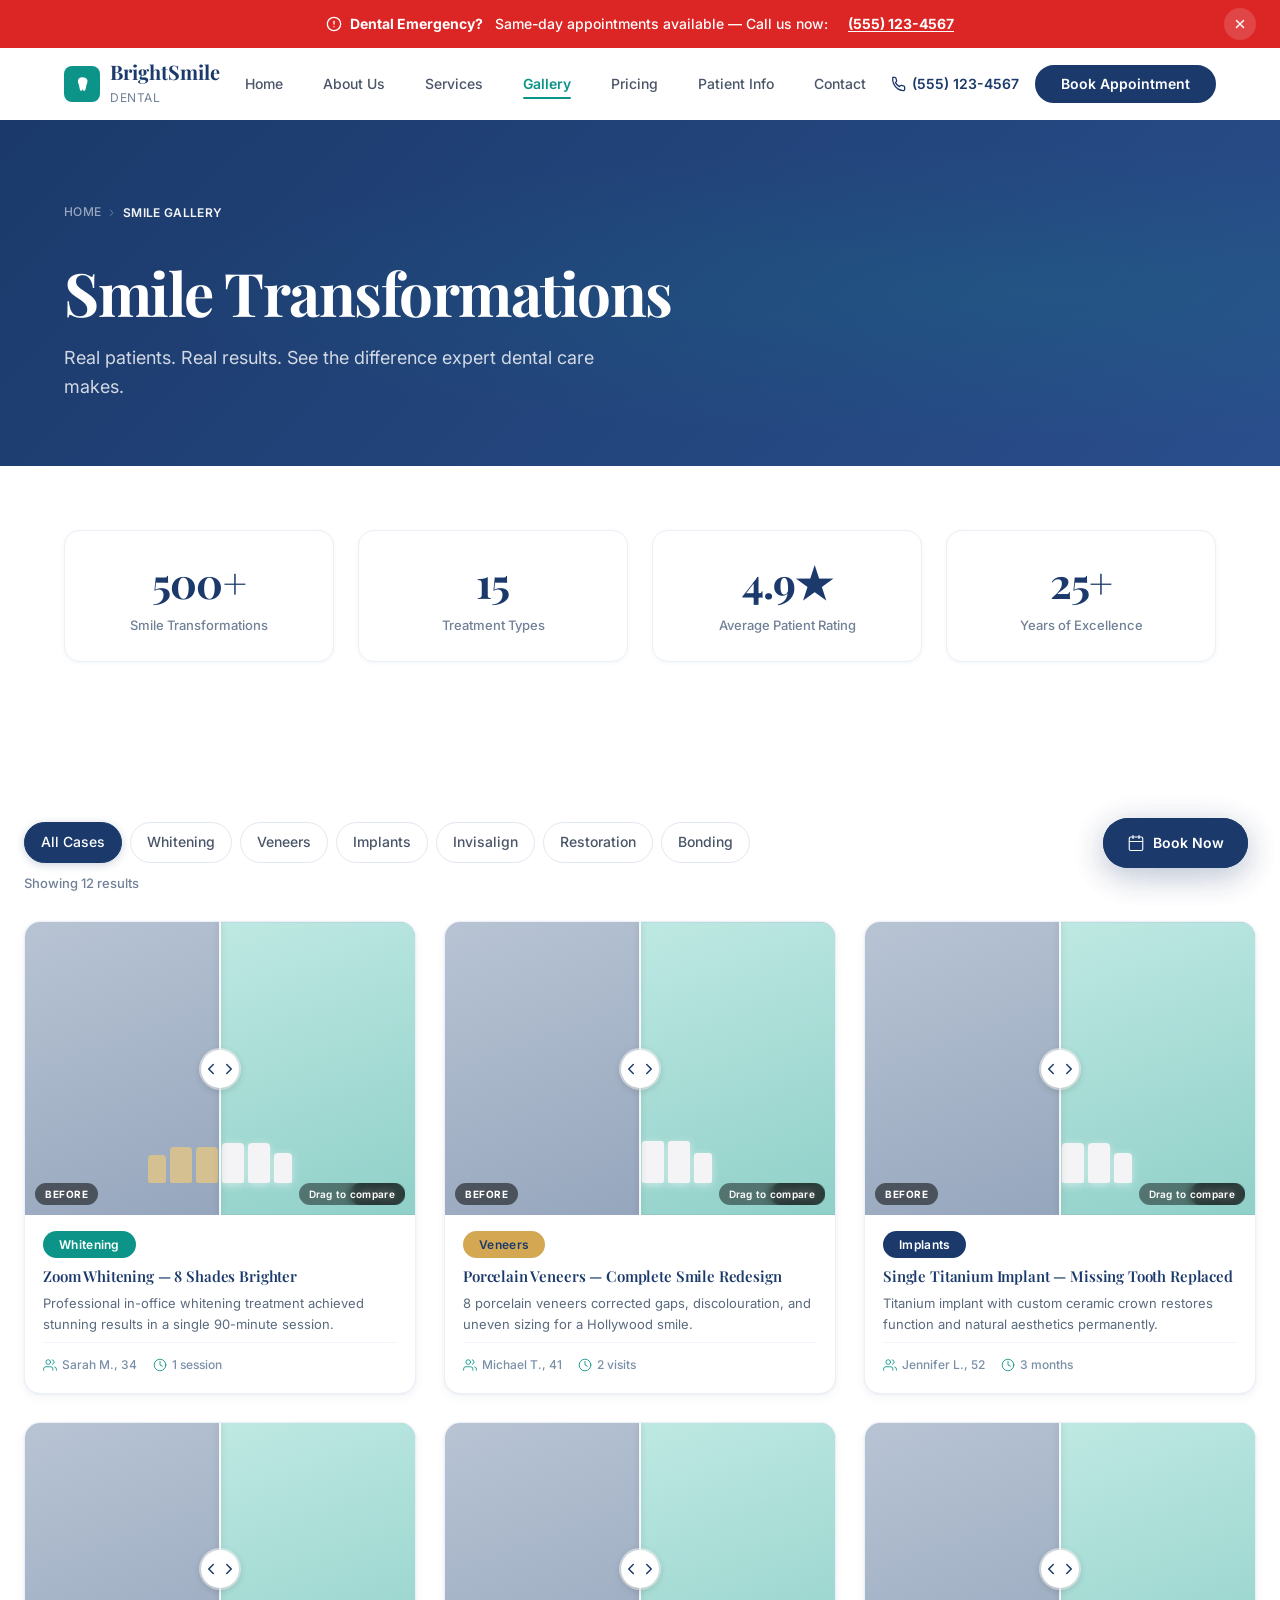
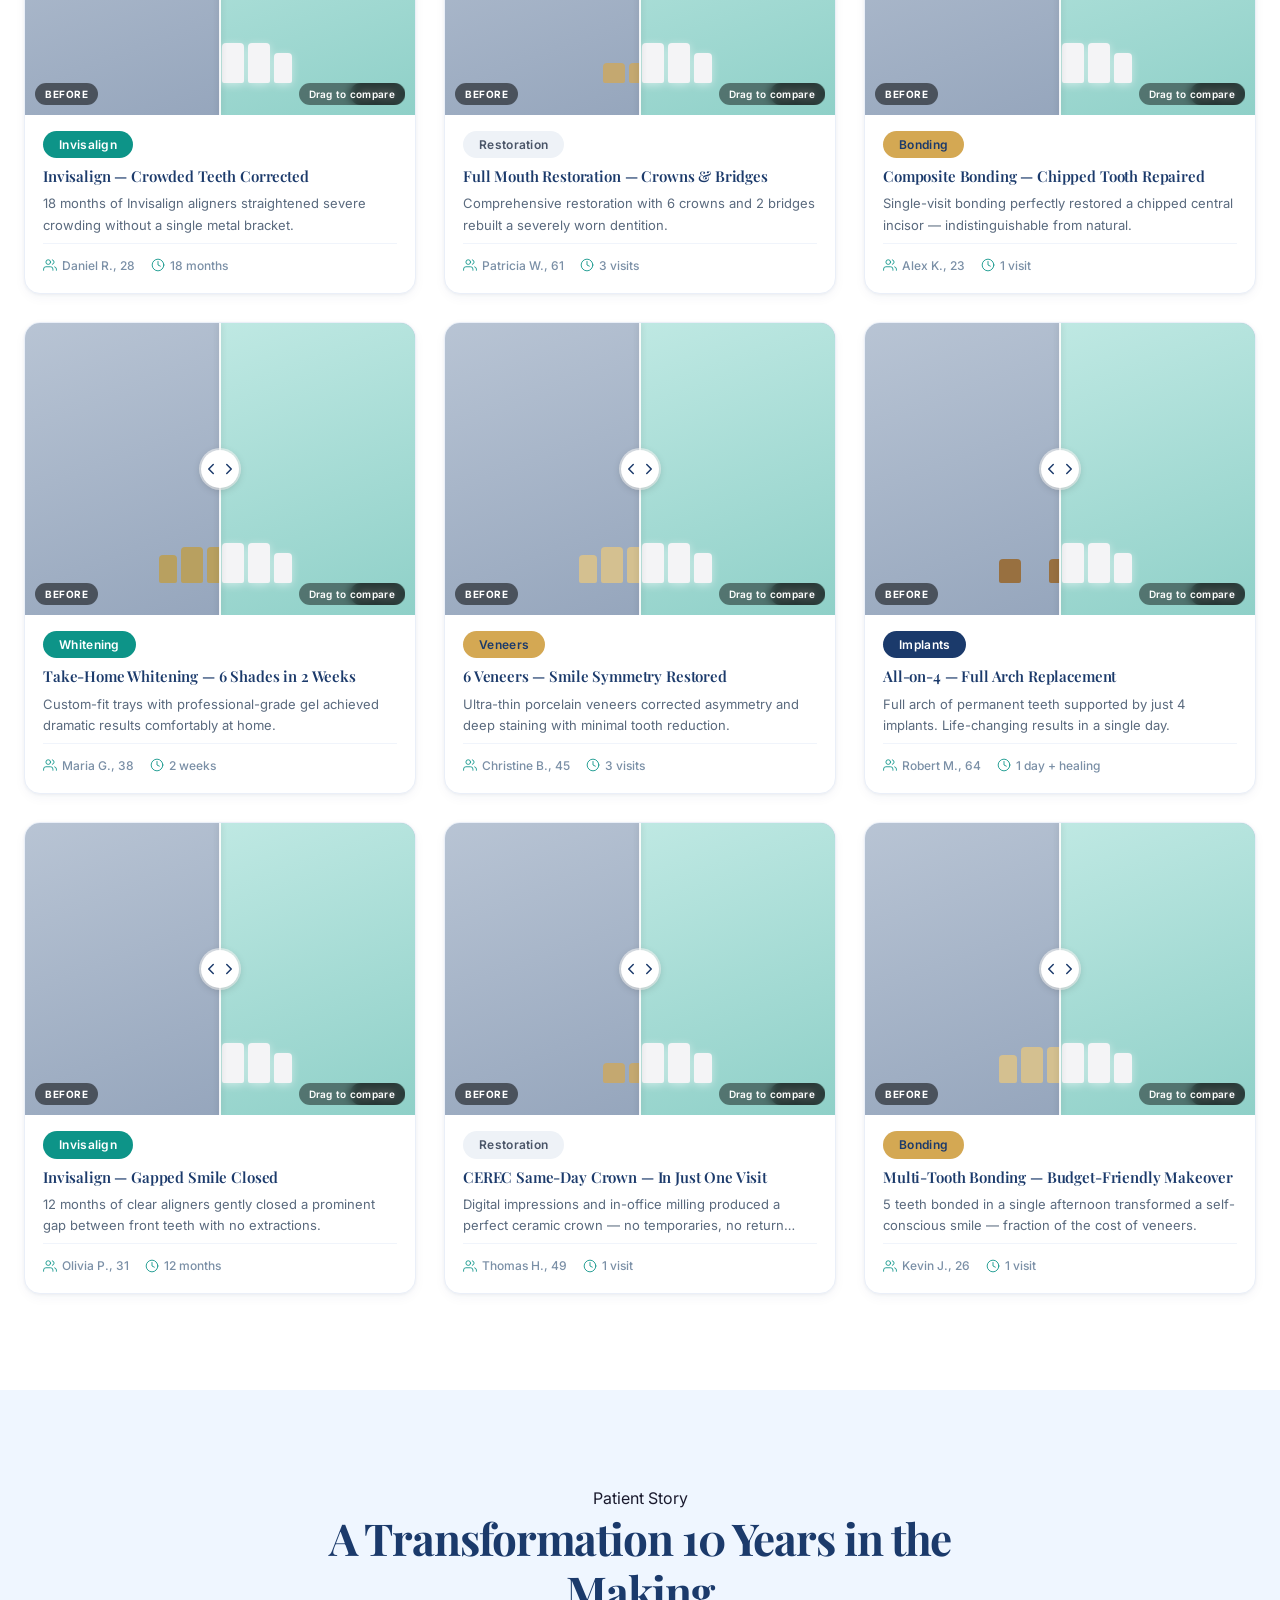
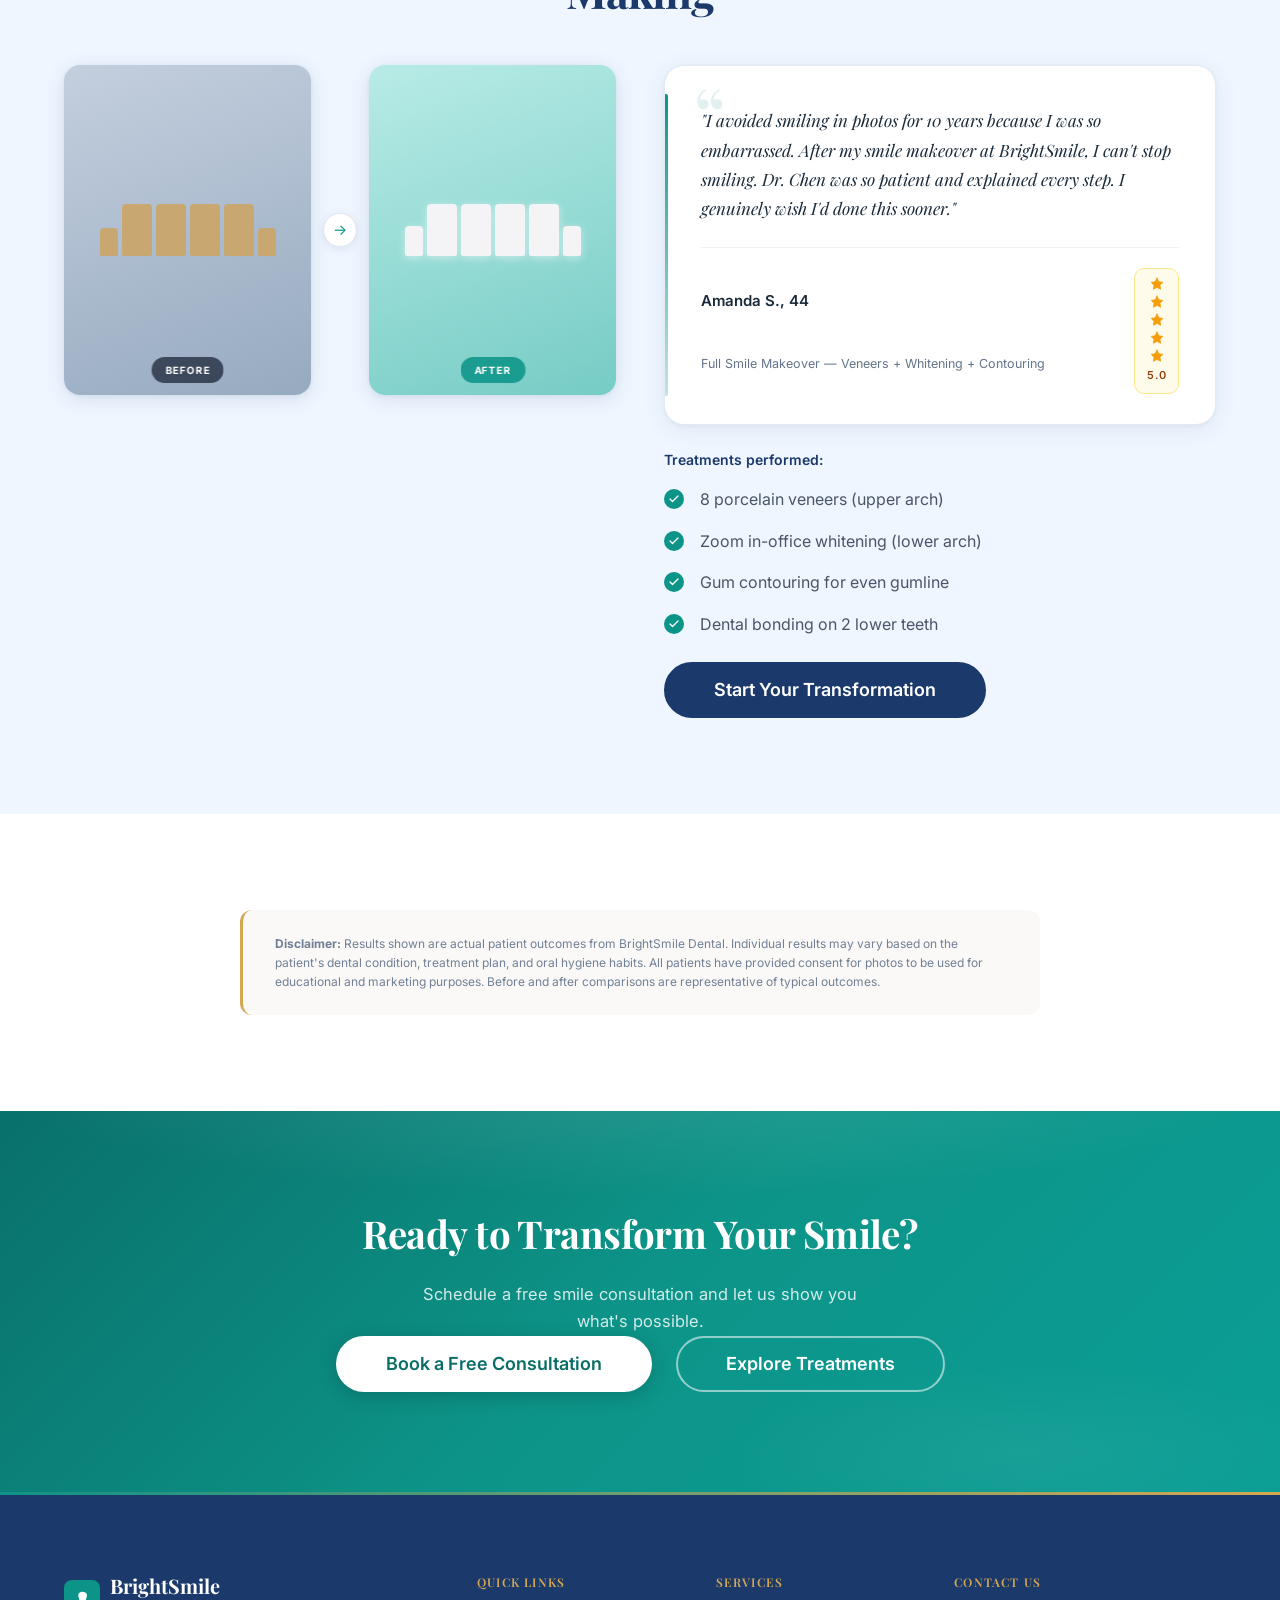
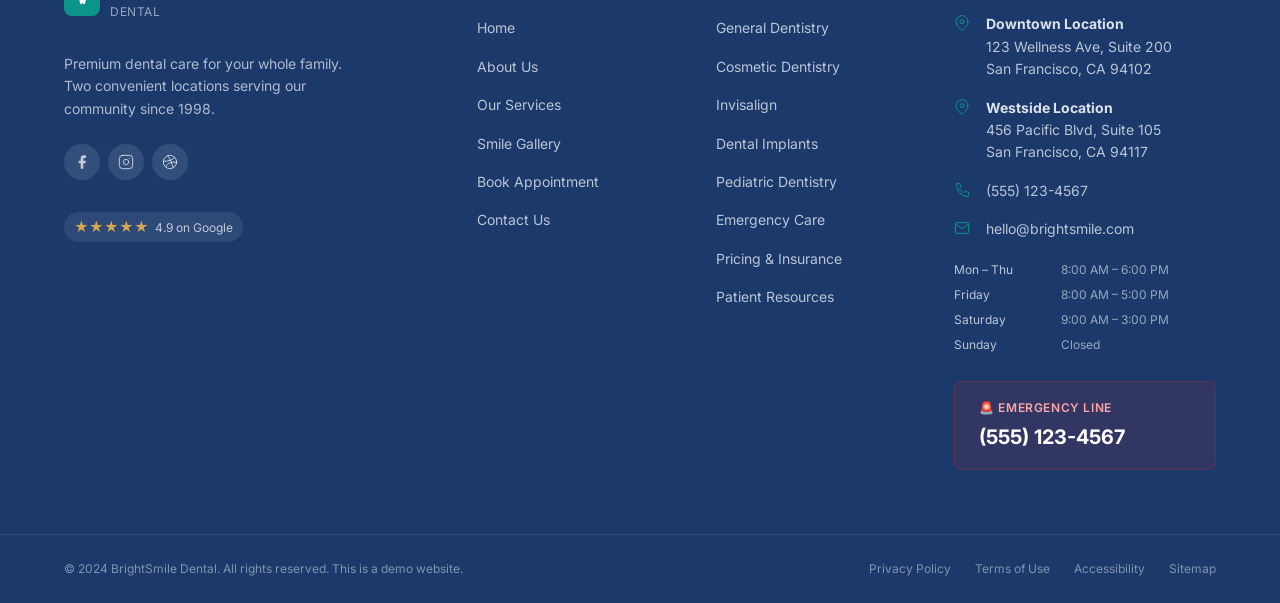
<file: gallery.html>
<!DOCTYPE html>
<html lang="en">
<head>
  <meta charset="UTF-8" />
  <meta name="viewport" content="width=device-width, initial-scale=1" />
  <title>Smile Gallery — BrightSmile Dental</title>
  <meta name="description" content="See real patient smile transformations at BrightSmile Dental. Browse before &amp; after photos for teeth whitening, veneers, Invisalign, implants, and more." />
  <meta property="og:title" content="Smile Gallery — BrightSmile Dental" />
  <meta property="og:description" content="Real patients, real results. Browse our smile transformation gallery." />
  <meta property="og:type" content="website" />

  <link rel="preconnect" href="https://fonts.googleapis.com" />
  <link rel="preconnect" href="https://fonts.gstatic.com" crossorigin />
  <link href="https://fonts.googleapis.com/css2?family=Inter:wght@400;500;600;700&family=Playfair+Display:wght@600;700&display=swap" rel="stylesheet" />

  <link rel="stylesheet" href="css/tokens.css" />
  <link rel="stylesheet" href="css/reset.css" />
  <link rel="stylesheet" href="css/base.css" />
  <link rel="stylesheet" href="css/layout.css" />
  <link rel="stylesheet" href="css/components.css" />
  <link rel="stylesheet" href="css/nav.css" />
  <link rel="stylesheet" href="css/footer.css" />
  <link rel="stylesheet" href="css/animations.css" />
  <link rel="stylesheet" href="css/modal.css" />
  <link rel="stylesheet" href="css/pages/gallery.css" />
  <link rel="stylesheet" href="css/responsive.css" />
</head>
<body data-page="gallery">

  <a href="#main-content" class="skip-link">Skip to main content</a>
  <div id="emergency-banner-container"></div>
  <div id="nav-container"></div>

  <main id="main-content">

    <!-- ── Page Hero ── -->
    <section class="page-hero page-hero--compact">
      <div class="container">
        <nav class="breadcrumb" aria-label="Breadcrumb">
          <ol>
            <li><a href="index.html">Home</a></li>
            <li aria-current="page">Smile Gallery</li>
          </ol>
        </nav>
        <h1 class="page-hero__title reveal">Smile Transformations</h1>
        <p class="page-hero__subtitle reveal">Real patients. Real results. See the difference expert dental care makes.</p>
      </div>
    </section>

    <!-- ── Results Strip ── -->
    <section class="section section--sm gallery-results-strip">
      <div class="container">
        <div class="gallery-stats">
          <div class="gallery-stat reveal">
            <span class="gallery-stat__num">500+</span>
            <span class="gallery-stat__label">Smile Transformations</span>
          </div>
          <div class="gallery-stat reveal" style="--reveal-delay:100ms">
            <span class="gallery-stat__num">15</span>
            <span class="gallery-stat__label">Treatment Types</span>
          </div>
          <div class="gallery-stat reveal" style="--reveal-delay:200ms">
            <span class="gallery-stat__num">4.9★</span>
            <span class="gallery-stat__label">Average Patient Rating</span>
          </div>
          <div class="gallery-stat reveal" style="--reveal-delay:300ms">
            <span class="gallery-stat__num">25+</span>
            <span class="gallery-stat__label">Years of Excellence</span>
          </div>
        </div>
      </div>
    </section>

    <!-- ── Gallery Section ── -->
    <section class="section gallery-main">
      <div class="container container--wide">

        <!-- Filter Bar -->
        <div class="gallery-filters" role="group" aria-label="Filter gallery by treatment type">
          <button class="chip chip--filter is-active" data-filter="all" aria-pressed="true">
            All Cases
          </button>
          <button class="chip chip--filter" data-filter="whitening" aria-pressed="false">
            Whitening
          </button>
          <button class="chip chip--filter" data-filter="veneers" aria-pressed="false">
            Veneers
          </button>
          <button class="chip chip--filter" data-filter="implants" aria-pressed="false">
            Implants
          </button>
          <button class="chip chip--filter" data-filter="invisalign" aria-pressed="false">
            Invisalign
          </button>
          <button class="chip chip--filter" data-filter="restoration" aria-pressed="false">
            Restoration
          </button>
          <button class="chip chip--filter" data-filter="bonding" aria-pressed="false">
            Bonding
          </button>
        </div>

        <p class="gallery-count" aria-live="polite" id="gallery-count">Showing <strong>12</strong> cases</p>

        <!-- Gallery Grid -->
        <div class="gallery-grid" id="gallery-grid">

          <!-- Case 1 -->
          <article class="gallery-item reveal" data-category="whitening">
            <div class="gallery-item__ba" aria-label="Before and after comparison for teeth whitening. Drag the handle to compare." role="img">
              <div class="gallery-item__before">
                <div class="gallery-item__photo gallery-item__photo--before" aria-hidden="true">
                  <div class="gallery-item__mock gallery-item__mock--before">
                    <div class="gallery-mock-teeth gallery-mock-teeth--before">
                      <span></span><span></span><span></span><span></span><span></span><span></span>
                    </div>
                  </div>
                  <span class="gallery-item__label">Before</span>
                </div>
              </div>
              <div class="gallery-item__after" style="clip-path: inset(0 0 0 50%)">
                <div class="gallery-item__photo gallery-item__photo--after" aria-hidden="true">
                  <div class="gallery-item__mock gallery-item__mock--after">
                    <div class="gallery-mock-teeth gallery-mock-teeth--after">
                      <span></span><span></span><span></span><span></span><span></span><span></span>
                    </div>
                  </div>
                  <span class="gallery-item__label">After</span>
                </div>
              </div>
              <div class="gallery-item__divider" aria-hidden="true">
                <div class="gallery-item__handle">
                  <svg width="18" height="18"><use href="assets/icons/sprite.svg#chevron-left"/></svg>
                  <svg width="18" height="18"><use href="assets/icons/sprite.svg#chevron-right"/></svg>
                </div>
              </div>
              <p class="gallery-item__drag-hint" aria-hidden="true">Drag to compare</p>
            </div>
            <div class="gallery-item__info">
              <span class="badge badge--teal">Whitening</span>
              <h3 class="gallery-item__title">Zoom Whitening — 8 Shades Brighter</h3>
              <p class="gallery-item__desc">Professional in-office whitening treatment achieved stunning results in a single 90-minute session.</p>
              <div class="gallery-item__meta">
                <span>
                  <svg width="14" height="14" aria-hidden="true"><use href="assets/icons/sprite.svg#users"/></svg>
                  Sarah M., 34
                </span>
                <span>
                  <svg width="14" height="14" aria-hidden="true"><use href="assets/icons/sprite.svg#clock"/></svg>
                  1 session
                </span>
              </div>
            </div>
          </article>

          <!-- Case 2 -->
          <article class="gallery-item reveal" data-category="veneers" style="--reveal-delay:80ms">
            <div class="gallery-item__ba" aria-label="Before and after comparison for porcelain veneers." role="img">
              <div class="gallery-item__before">
                <div class="gallery-item__photo gallery-item__photo--before" aria-hidden="true">
                  <div class="gallery-item__mock gallery-item__mock--before gallery-item__mock--gapped">
                    <div class="gallery-mock-teeth gallery-mock-teeth--gapped">
                      <span></span><span></span><span></span><span></span><span></span>
                    </div>
                  </div>
                  <span class="gallery-item__label">Before</span>
                </div>
              </div>
              <div class="gallery-item__after" style="clip-path: inset(0 0 0 50%)">
                <div class="gallery-item__photo gallery-item__photo--after" aria-hidden="true">
                  <div class="gallery-item__mock gallery-item__mock--after">
                    <div class="gallery-mock-teeth gallery-mock-teeth--after gallery-mock-teeth--uniform">
                      <span></span><span></span><span></span><span></span><span></span><span></span>
                    </div>
                  </div>
                  <span class="gallery-item__label">After</span>
                </div>
              </div>
              <div class="gallery-item__divider" aria-hidden="true">
                <div class="gallery-item__handle">
                  <svg width="18" height="18"><use href="assets/icons/sprite.svg#chevron-left"/></svg>
                  <svg width="18" height="18"><use href="assets/icons/sprite.svg#chevron-right"/></svg>
                </div>
              </div>
              <p class="gallery-item__drag-hint" aria-hidden="true">Drag to compare</p>
            </div>
            <div class="gallery-item__info">
              <span class="badge badge--gold">Veneers</span>
              <h3 class="gallery-item__title">Porcelain Veneers — Complete Smile Redesign</h3>
              <p class="gallery-item__desc">8 porcelain veneers corrected gaps, discolouration, and uneven sizing for a Hollywood smile.</p>
              <div class="gallery-item__meta">
                <span><svg width="14" height="14" aria-hidden="true"><use href="assets/icons/sprite.svg#users"/></svg> Michael T., 41</span>
                <span><svg width="14" height="14" aria-hidden="true"><use href="assets/icons/sprite.svg#clock"/></svg> 2 visits</span>
              </div>
            </div>
          </article>

          <!-- Case 3 -->
          <article class="gallery-item reveal" data-category="implants" style="--reveal-delay:160ms">
            <div class="gallery-item__ba" aria-label="Before and after comparison for dental implant." role="img">
              <div class="gallery-item__before">
                <div class="gallery-item__photo gallery-item__photo--before" aria-hidden="true">
                  <div class="gallery-item__mock gallery-item__mock--before gallery-item__mock--missing">
                    <div class="gallery-mock-teeth gallery-mock-teeth--missing">
                      <span></span><span class="gap"></span><span></span><span></span><span></span>
                    </div>
                  </div>
                  <span class="gallery-item__label">Before</span>
                </div>
              </div>
              <div class="gallery-item__after" style="clip-path: inset(0 0 0 50%)">
                <div class="gallery-item__photo gallery-item__photo--after" aria-hidden="true">
                  <div class="gallery-item__mock gallery-item__mock--after">
                    <div class="gallery-mock-teeth gallery-mock-teeth--after">
                      <span></span><span></span><span></span><span></span><span></span><span></span>
                    </div>
                  </div>
                  <span class="gallery-item__label">After</span>
                </div>
              </div>
              <div class="gallery-item__divider" aria-hidden="true">
                <div class="gallery-item__handle">
                  <svg width="18" height="18"><use href="assets/icons/sprite.svg#chevron-left"/></svg>
                  <svg width="18" height="18"><use href="assets/icons/sprite.svg#chevron-right"/></svg>
                </div>
              </div>
              <p class="gallery-item__drag-hint" aria-hidden="true">Drag to compare</p>
            </div>
            <div class="gallery-item__info">
              <span class="badge badge--navy">Implants</span>
              <h3 class="gallery-item__title">Single Titanium Implant — Missing Tooth Replaced</h3>
              <p class="gallery-item__desc">Titanium implant with custom ceramic crown restores function and natural aesthetics permanently.</p>
              <div class="gallery-item__meta">
                <span><svg width="14" height="14" aria-hidden="true"><use href="assets/icons/sprite.svg#users"/></svg> Jennifer L., 52</span>
                <span><svg width="14" height="14" aria-hidden="true"><use href="assets/icons/sprite.svg#clock"/></svg> 3 months</span>
              </div>
            </div>
          </article>

          <!-- Case 4 -->
          <article class="gallery-item reveal" data-category="invisalign">
            <div class="gallery-item__ba" aria-label="Before and after comparison for Invisalign treatment." role="img">
              <div class="gallery-item__before">
                <div class="gallery-item__photo gallery-item__photo--before" aria-hidden="true">
                  <div class="gallery-item__mock gallery-item__mock--before gallery-item__mock--crowded">
                    <div class="gallery-mock-teeth gallery-mock-teeth--crowded">
                      <span></span><span></span><span></span><span></span><span></span><span></span>
                    </div>
                  </div>
                  <span class="gallery-item__label">Before</span>
                </div>
              </div>
              <div class="gallery-item__after" style="clip-path: inset(0 0 0 50%)">
                <div class="gallery-item__photo gallery-item__photo--after" aria-hidden="true">
                  <div class="gallery-item__mock gallery-item__mock--after">
                    <div class="gallery-mock-teeth gallery-mock-teeth--after">
                      <span></span><span></span><span></span><span></span><span></span><span></span>
                    </div>
                  </div>
                  <span class="gallery-item__label">After</span>
                </div>
              </div>
              <div class="gallery-item__divider" aria-hidden="true">
                <div class="gallery-item__handle">
                  <svg width="18" height="18"><use href="assets/icons/sprite.svg#chevron-left"/></svg>
                  <svg width="18" height="18"><use href="assets/icons/sprite.svg#chevron-right"/></svg>
                </div>
              </div>
              <p class="gallery-item__drag-hint" aria-hidden="true">Drag to compare</p>
            </div>
            <div class="gallery-item__info">
              <span class="badge badge--teal">Invisalign</span>
              <h3 class="gallery-item__title">Invisalign — Crowded Teeth Corrected</h3>
              <p class="gallery-item__desc">18 months of Invisalign aligners straightened severe crowding without a single metal bracket.</p>
              <div class="gallery-item__meta">
                <span><svg width="14" height="14" aria-hidden="true"><use href="assets/icons/sprite.svg#users"/></svg> Daniel R., 28</span>
                <span><svg width="14" height="14" aria-hidden="true"><use href="assets/icons/sprite.svg#clock"/></svg> 18 months</span>
              </div>
            </div>
          </article>

          <!-- Case 5 -->
          <article class="gallery-item reveal" data-category="restoration" style="--reveal-delay:80ms">
            <div class="gallery-item__ba" aria-label="Before and after comparison for full mouth restoration." role="img">
              <div class="gallery-item__before">
                <div class="gallery-item__photo gallery-item__photo--before" aria-hidden="true">
                  <div class="gallery-item__mock gallery-item__mock--before gallery-item__mock--worn">
                    <div class="gallery-mock-teeth gallery-mock-teeth--worn">
                      <span></span><span></span><span></span><span></span><span></span>
                    </div>
                  </div>
                  <span class="gallery-item__label">Before</span>
                </div>
              </div>
              <div class="gallery-item__after" style="clip-path: inset(0 0 0 50%)">
                <div class="gallery-item__photo gallery-item__photo--after" aria-hidden="true">
                  <div class="gallery-item__mock gallery-item__mock--after">
                    <div class="gallery-mock-teeth gallery-mock-teeth--after">
                      <span></span><span></span><span></span><span></span><span></span><span></span>
                    </div>
                  </div>
                  <span class="gallery-item__label">After</span>
                </div>
              </div>
              <div class="gallery-item__divider" aria-hidden="true">
                <div class="gallery-item__handle">
                  <svg width="18" height="18"><use href="assets/icons/sprite.svg#chevron-left"/></svg>
                  <svg width="18" height="18"><use href="assets/icons/sprite.svg#chevron-right"/></svg>
                </div>
              </div>
              <p class="gallery-item__drag-hint" aria-hidden="true">Drag to compare</p>
            </div>
            <div class="gallery-item__info">
              <span class="badge badge--muted">Restoration</span>
              <h3 class="gallery-item__title">Full Mouth Restoration — Crowns &amp; Bridges</h3>
              <p class="gallery-item__desc">Comprehensive restoration with 6 crowns and 2 bridges rebuilt a severely worn dentition.</p>
              <div class="gallery-item__meta">
                <span><svg width="14" height="14" aria-hidden="true"><use href="assets/icons/sprite.svg#users"/></svg> Patricia W., 61</span>
                <span><svg width="14" height="14" aria-hidden="true"><use href="assets/icons/sprite.svg#clock"/></svg> 3 visits</span>
              </div>
            </div>
          </article>

          <!-- Case 6 -->
          <article class="gallery-item reveal" data-category="bonding" style="--reveal-delay:160ms">
            <div class="gallery-item__ba" aria-label="Before and after comparison for dental bonding." role="img">
              <div class="gallery-item__before">
                <div class="gallery-item__photo gallery-item__photo--before" aria-hidden="true">
                  <div class="gallery-item__mock gallery-item__mock--before gallery-item__mock--chipped">
                    <div class="gallery-mock-teeth gallery-mock-teeth--chipped">
                      <span></span><span class="chipped"></span><span></span><span></span><span></span>
                    </div>
                  </div>
                  <span class="gallery-item__label">Before</span>
                </div>
              </div>
              <div class="gallery-item__after" style="clip-path: inset(0 0 0 50%)">
                <div class="gallery-item__photo gallery-item__photo--after" aria-hidden="true">
                  <div class="gallery-item__mock gallery-item__mock--after">
                    <div class="gallery-mock-teeth gallery-mock-teeth--after">
                      <span></span><span></span><span></span><span></span><span></span><span></span>
                    </div>
                  </div>
                  <span class="gallery-item__label">After</span>
                </div>
              </div>
              <div class="gallery-item__divider" aria-hidden="true">
                <div class="gallery-item__handle">
                  <svg width="18" height="18"><use href="assets/icons/sprite.svg#chevron-left"/></svg>
                  <svg width="18" height="18"><use href="assets/icons/sprite.svg#chevron-right"/></svg>
                </div>
              </div>
              <p class="gallery-item__drag-hint" aria-hidden="true">Drag to compare</p>
            </div>
            <div class="gallery-item__info">
              <span class="badge badge--gold">Bonding</span>
              <h3 class="gallery-item__title">Composite Bonding — Chipped Tooth Repaired</h3>
              <p class="gallery-item__desc">Single-visit bonding perfectly restored a chipped central incisor — indistinguishable from natural.</p>
              <div class="gallery-item__meta">
                <span><svg width="14" height="14" aria-hidden="true"><use href="assets/icons/sprite.svg#users"/></svg> Alex K., 23</span>
                <span><svg width="14" height="14" aria-hidden="true"><use href="assets/icons/sprite.svg#clock"/></svg> 1 visit</span>
              </div>
            </div>
          </article>

          <!-- Case 7 -->
          <article class="gallery-item reveal" data-category="whitening">
            <div class="gallery-item__ba" aria-label="Before and after comparison for take-home whitening." role="img">
              <div class="gallery-item__before">
                <div class="gallery-item__photo gallery-item__photo--before" aria-hidden="true">
                  <div class="gallery-item__mock gallery-item__mock--before">
                    <div class="gallery-mock-teeth gallery-mock-teeth--before gallery-mock-teeth--stained">
                      <span></span><span></span><span></span><span></span><span></span>
                    </div>
                  </div>
                  <span class="gallery-item__label">Before</span>
                </div>
              </div>
              <div class="gallery-item__after" style="clip-path: inset(0 0 0 50%)">
                <div class="gallery-item__photo gallery-item__photo--after" aria-hidden="true">
                  <div class="gallery-item__mock gallery-item__mock--after">
                    <div class="gallery-mock-teeth gallery-mock-teeth--after">
                      <span></span><span></span><span></span><span></span><span></span><span></span>
                    </div>
                  </div>
                  <span class="gallery-item__label">After</span>
                </div>
              </div>
              <div class="gallery-item__divider" aria-hidden="true">
                <div class="gallery-item__handle">
                  <svg width="18" height="18"><use href="assets/icons/sprite.svg#chevron-left"/></svg>
                  <svg width="18" height="18"><use href="assets/icons/sprite.svg#chevron-right"/></svg>
                </div>
              </div>
              <p class="gallery-item__drag-hint" aria-hidden="true">Drag to compare</p>
            </div>
            <div class="gallery-item__info">
              <span class="badge badge--teal">Whitening</span>
              <h3 class="gallery-item__title">Take-Home Whitening — 6 Shades in 2 Weeks</h3>
              <p class="gallery-item__desc">Custom-fit trays with professional-grade gel achieved dramatic results comfortably at home.</p>
              <div class="gallery-item__meta">
                <span><svg width="14" height="14" aria-hidden="true"><use href="assets/icons/sprite.svg#users"/></svg> Maria G., 38</span>
                <span><svg width="14" height="14" aria-hidden="true"><use href="assets/icons/sprite.svg#clock"/></svg> 2 weeks</span>
              </div>
            </div>
          </article>

          <!-- Case 8 -->
          <article class="gallery-item reveal" data-category="veneers" style="--reveal-delay:80ms">
            <div class="gallery-item__ba" aria-label="Before and after comparison for 6 porcelain veneers." role="img">
              <div class="gallery-item__before">
                <div class="gallery-item__photo gallery-item__photo--before" aria-hidden="true">
                  <div class="gallery-item__mock gallery-item__mock--before">
                    <div class="gallery-mock-teeth gallery-mock-teeth--before">
                      <span></span><span></span><span></span><span></span><span></span>
                    </div>
                  </div>
                  <span class="gallery-item__label">Before</span>
                </div>
              </div>
              <div class="gallery-item__after" style="clip-path: inset(0 0 0 50%)">
                <div class="gallery-item__photo gallery-item__photo--after" aria-hidden="true">
                  <div class="gallery-item__mock gallery-item__mock--after gallery-item__mock--bright">
                    <div class="gallery-mock-teeth gallery-mock-teeth--after">
                      <span></span><span></span><span></span><span></span><span></span><span></span>
                    </div>
                  </div>
                  <span class="gallery-item__label">After</span>
                </div>
              </div>
              <div class="gallery-item__divider" aria-hidden="true">
                <div class="gallery-item__handle">
                  <svg width="18" height="18"><use href="assets/icons/sprite.svg#chevron-left"/></svg>
                  <svg width="18" height="18"><use href="assets/icons/sprite.svg#chevron-right"/></svg>
                </div>
              </div>
              <p class="gallery-item__drag-hint" aria-hidden="true">Drag to compare</p>
            </div>
            <div class="gallery-item__info">
              <span class="badge badge--gold">Veneers</span>
              <h3 class="gallery-item__title">6 Veneers — Smile Symmetry Restored</h3>
              <p class="gallery-item__desc">Ultra-thin porcelain veneers corrected asymmetry and deep staining with minimal tooth reduction.</p>
              <div class="gallery-item__meta">
                <span><svg width="14" height="14" aria-hidden="true"><use href="assets/icons/sprite.svg#users"/></svg> Christine B., 45</span>
                <span><svg width="14" height="14" aria-hidden="true"><use href="assets/icons/sprite.svg#clock"/></svg> 3 visits</span>
              </div>
            </div>
          </article>

          <!-- Case 9 -->
          <article class="gallery-item reveal" data-category="implants" style="--reveal-delay:160ms">
            <div class="gallery-item__ba" aria-label="Before and after comparison for All-on-4 implants." role="img">
              <div class="gallery-item__before">
                <div class="gallery-item__photo gallery-item__photo--before" aria-hidden="true">
                  <div class="gallery-item__mock gallery-item__mock--before gallery-item__mock--missing">
                    <div class="gallery-mock-teeth gallery-mock-teeth--severe">
                      <span></span><span class="gap"></span><span></span><span class="gap"></span><span></span>
                    </div>
                  </div>
                  <span class="gallery-item__label">Before</span>
                </div>
              </div>
              <div class="gallery-item__after" style="clip-path: inset(0 0 0 50%)">
                <div class="gallery-item__photo gallery-item__photo--after" aria-hidden="true">
                  <div class="gallery-item__mock gallery-item__mock--after">
                    <div class="gallery-mock-teeth gallery-mock-teeth--after">
                      <span></span><span></span><span></span><span></span><span></span><span></span>
                    </div>
                  </div>
                  <span class="gallery-item__label">After</span>
                </div>
              </div>
              <div class="gallery-item__divider" aria-hidden="true">
                <div class="gallery-item__handle">
                  <svg width="18" height="18"><use href="assets/icons/sprite.svg#chevron-left"/></svg>
                  <svg width="18" height="18"><use href="assets/icons/sprite.svg#chevron-right"/></svg>
                </div>
              </div>
              <p class="gallery-item__drag-hint" aria-hidden="true">Drag to compare</p>
            </div>
            <div class="gallery-item__info">
              <span class="badge badge--navy">Implants</span>
              <h3 class="gallery-item__title">All-on-4 — Full Arch Replacement</h3>
              <p class="gallery-item__desc">Full arch of permanent teeth supported by just 4 implants. Life-changing results in a single day.</p>
              <div class="gallery-item__meta">
                <span><svg width="14" height="14" aria-hidden="true"><use href="assets/icons/sprite.svg#users"/></svg> Robert M., 64</span>
                <span><svg width="14" height="14" aria-hidden="true"><use href="assets/icons/sprite.svg#clock"/></svg> 1 day + healing</span>
              </div>
            </div>
          </article>

          <!-- Case 10 -->
          <article class="gallery-item reveal" data-category="invisalign">
            <div class="gallery-item__ba" aria-label="Before and after comparison for adult Invisalign." role="img">
              <div class="gallery-item__before">
                <div class="gallery-item__photo gallery-item__photo--before" aria-hidden="true">
                  <div class="gallery-item__mock gallery-item__mock--before gallery-item__mock--gapped">
                    <div class="gallery-mock-teeth gallery-mock-teeth--spaced">
                      <span></span><span class="sm-gap"></span><span></span><span class="sm-gap"></span><span></span>
                    </div>
                  </div>
                  <span class="gallery-item__label">Before</span>
                </div>
              </div>
              <div class="gallery-item__after" style="clip-path: inset(0 0 0 50%)">
                <div class="gallery-item__photo gallery-item__photo--after" aria-hidden="true">
                  <div class="gallery-item__mock gallery-item__mock--after">
                    <div class="gallery-mock-teeth gallery-mock-teeth--after">
                      <span></span><span></span><span></span><span></span><span></span><span></span>
                    </div>
                  </div>
                  <span class="gallery-item__label">After</span>
                </div>
              </div>
              <div class="gallery-item__divider" aria-hidden="true">
                <div class="gallery-item__handle">
                  <svg width="18" height="18"><use href="assets/icons/sprite.svg#chevron-left"/></svg>
                  <svg width="18" height="18"><use href="assets/icons/sprite.svg#chevron-right"/></svg>
                </div>
              </div>
              <p class="gallery-item__drag-hint" aria-hidden="true">Drag to compare</p>
            </div>
            <div class="gallery-item__info">
              <span class="badge badge--teal">Invisalign</span>
              <h3 class="gallery-item__title">Invisalign — Gapped Smile Closed</h3>
              <p class="gallery-item__desc">12 months of clear aligners gently closed a prominent gap between front teeth with no extractions.</p>
              <div class="gallery-item__meta">
                <span><svg width="14" height="14" aria-hidden="true"><use href="assets/icons/sprite.svg#users"/></svg> Olivia P., 31</span>
                <span><svg width="14" height="14" aria-hidden="true"><use href="assets/icons/sprite.svg#clock"/></svg> 12 months</span>
              </div>
            </div>
          </article>

          <!-- Case 11 -->
          <article class="gallery-item reveal" data-category="restoration" style="--reveal-delay:80ms">
            <div class="gallery-item__ba" aria-label="Before and after comparison for CEREC same-day crown." role="img">
              <div class="gallery-item__before">
                <div class="gallery-item__photo gallery-item__photo--before" aria-hidden="true">
                  <div class="gallery-item__mock gallery-item__mock--before gallery-item__mock--worn">
                    <div class="gallery-mock-teeth gallery-mock-teeth--worn">
                      <span></span><span class="cracked"></span><span></span><span></span><span></span>
                    </div>
                  </div>
                  <span class="gallery-item__label">Before</span>
                </div>
              </div>
              <div class="gallery-item__after" style="clip-path: inset(0 0 0 50%)">
                <div class="gallery-item__photo gallery-item__photo--after" aria-hidden="true">
                  <div class="gallery-item__mock gallery-item__mock--after">
                    <div class="gallery-mock-teeth gallery-mock-teeth--after">
                      <span></span><span></span><span></span><span></span><span></span><span></span>
                    </div>
                  </div>
                  <span class="gallery-item__label">After</span>
                </div>
              </div>
              <div class="gallery-item__divider" aria-hidden="true">
                <div class="gallery-item__handle">
                  <svg width="18" height="18"><use href="assets/icons/sprite.svg#chevron-left"/></svg>
                  <svg width="18" height="18"><use href="assets/icons/sprite.svg#chevron-right"/></svg>
                </div>
              </div>
              <p class="gallery-item__drag-hint" aria-hidden="true">Drag to compare</p>
            </div>
            <div class="gallery-item__info">
              <span class="badge badge--muted">Restoration</span>
              <h3 class="gallery-item__title">CEREC Same-Day Crown — In Just One Visit</h3>
              <p class="gallery-item__desc">Digital impressions and in-office milling produced a perfect ceramic crown — no temporaries, no return visits.</p>
              <div class="gallery-item__meta">
                <span><svg width="14" height="14" aria-hidden="true"><use href="assets/icons/sprite.svg#users"/></svg> Thomas H., 49</span>
                <span><svg width="14" height="14" aria-hidden="true"><use href="assets/icons/sprite.svg#clock"/></svg> 1 visit</span>
              </div>
            </div>
          </article>

          <!-- Case 12 -->
          <article class="gallery-item reveal" data-category="bonding" style="--reveal-delay:160ms">
            <div class="gallery-item__ba" aria-label="Before and after comparison for smile makeover with bonding." role="img">
              <div class="gallery-item__before">
                <div class="gallery-item__photo gallery-item__photo--before" aria-hidden="true">
                  <div class="gallery-item__mock gallery-item__mock--before gallery-item__mock--gapped">
                    <div class="gallery-mock-teeth gallery-mock-teeth--before">
                      <span></span><span></span><span></span><span></span><span></span>
                    </div>
                  </div>
                  <span class="gallery-item__label">Before</span>
                </div>
              </div>
              <div class="gallery-item__after" style="clip-path: inset(0 0 0 50%)">
                <div class="gallery-item__photo gallery-item__photo--after" aria-hidden="true">
                  <div class="gallery-item__mock gallery-item__mock--after">
                    <div class="gallery-mock-teeth gallery-mock-teeth--after">
                      <span></span><span></span><span></span><span></span><span></span><span></span>
                    </div>
                  </div>
                  <span class="gallery-item__label">After</span>
                </div>
              </div>
              <div class="gallery-item__divider" aria-hidden="true">
                <div class="gallery-item__handle">
                  <svg width="18" height="18"><use href="assets/icons/sprite.svg#chevron-left"/></svg>
                  <svg width="18" height="18"><use href="assets/icons/sprite.svg#chevron-right"/></svg>
                </div>
              </div>
              <p class="gallery-item__drag-hint" aria-hidden="true">Drag to compare</p>
            </div>
            <div class="gallery-item__info">
              <span class="badge badge--gold">Bonding</span>
              <h3 class="gallery-item__title">Multi-Tooth Bonding — Budget-Friendly Makeover</h3>
              <p class="gallery-item__desc">5 teeth bonded in a single afternoon transformed a self-conscious smile — fraction of the cost of veneers.</p>
              <div class="gallery-item__meta">
                <span><svg width="14" height="14" aria-hidden="true"><use href="assets/icons/sprite.svg#users"/></svg> Kevin J., 26</span>
                <span><svg width="14" height="14" aria-hidden="true"><use href="assets/icons/sprite.svg#clock"/></svg> 1 visit</span>
              </div>
            </div>
          </article>

        </div><!-- /gallery-grid -->
      </div>
    </section>

    <!-- ── Patient Spotlight ── -->
    <section class="section section--alt patient-spotlight">
      <div class="container">
        <div class="section-header section-header--center reveal">
          <span class="section-header__eyebrow">Patient Story</span>
          <h2 class="section-header__title">A Transformation 10 Years in the Making</h2>
        </div>
        <div class="spotlight-grid reveal">
          <div class="spotlight-grid__visual">
            <div class="spotlight-ba-large">
              <div class="spotlight-ba-large__card spotlight-ba-large__card--before">
                <div class="spotlight-ba-large__img" aria-hidden="true">
                  <div class="spotlight-mock spotlight-mock--before">
                    <div class="gallery-mock-teeth gallery-mock-teeth--before gallery-mock-teeth--large">
                      <span></span><span></span><span></span><span></span><span></span><span></span>
                    </div>
                  </div>
                </div>
                <span class="spotlight-ba-large__tag">Before</span>
              </div>
              <div class="spotlight-ba-large__arrow" aria-hidden="true">→</div>
              <div class="spotlight-ba-large__card spotlight-ba-large__card--after">
                <div class="spotlight-ba-large__img" aria-hidden="true">
                  <div class="spotlight-mock spotlight-mock--after">
                    <div class="gallery-mock-teeth gallery-mock-teeth--after gallery-mock-teeth--large">
                      <span></span><span></span><span></span><span></span><span></span><span></span>
                    </div>
                  </div>
                </div>
                <span class="spotlight-ba-large__tag spotlight-ba-large__tag--after">After</span>
              </div>
            </div>
          </div>
          <div class="spotlight-grid__content">
            <blockquote class="spotlight-quote">
              <p>"I avoided smiling in photos for 10 years because I was so embarrassed. After my smile makeover at BrightSmile, I can't stop smiling. Dr. Chen was so patient and explained every step. I genuinely wish I'd done this sooner."</p>
              <footer>
                <strong>Amanda S., 44</strong>
                <span>Full Smile Makeover — Veneers + Whitening + Contouring</span>
                <div class="spotlight-rating" aria-label="5 stars">
                  <svg width="16" height="16" aria-hidden="true"><use href="assets/icons/sprite.svg#star"/></svg>
                  <svg width="16" height="16" aria-hidden="true"><use href="assets/icons/sprite.svg#star"/></svg>
                  <svg width="16" height="16" aria-hidden="true"><use href="assets/icons/sprite.svg#star"/></svg>
                  <svg width="16" height="16" aria-hidden="true"><use href="assets/icons/sprite.svg#star"/></svg>
                  <svg width="16" height="16" aria-hidden="true"><use href="assets/icons/sprite.svg#star"/></svg>
                </div>
              </footer>
            </blockquote>
            <div class="spotlight-treatments">
              <p class="spotlight-treatments__label">Treatments performed:</p>
              <ul class="check-list">
                <li>8 porcelain veneers (upper arch)</li>
                <li>Zoom in-office whitening (lower arch)</li>
                <li>Gum contouring for even gumline</li>
                <li>Dental bonding on 2 lower teeth</li>
              </ul>
            </div>
            <a href="booking.html" class="btn btn--primary btn--lg">Start Your Transformation</a>
          </div>
        </div>
      </div>
    </section>

    <!-- ── Disclaimer + CTA ── -->
    <section class="section gallery-disclaimer-section">
      <div class="container">
        <p class="gallery-disclaimer reveal">
          <strong>Disclaimer:</strong> Results shown are actual patient outcomes from BrightSmile Dental. Individual results may vary based on the patient's dental condition, treatment plan, and oral hygiene habits. All patients have provided consent for photos to be used for educational and marketing purposes. Before and after comparisons are representative of typical outcomes.
        </p>
      </div>
    </section>

    <!-- ── CTA Strip ── -->
    <section class="cta-strip cta-strip--teal">
      <div class="container">
        <div class="cta-strip__content reveal">
          <h2 class="cta-strip__title">Ready to Transform Your Smile?</h2>
          <p class="cta-strip__sub">Schedule a free smile consultation and let us show you what's possible.</p>
        </div>
        <div class="cta-strip__actions reveal">
          <a href="booking.html" class="btn btn--white btn--lg">Book a Free Consultation</a>
          <a href="services.html" class="btn btn--outline-white btn--lg">Explore Treatments</a>
        </div>
      </div>
    </section>

  </main>

  <div id="footer-container"></div>

  <a href="booking.html" class="floating-book-btn" aria-label="Book appointment">
    <svg width="20" height="20" aria-hidden="true"><use href="assets/icons/sprite.svg#calendar"/></svg>
    Book Now
  </a>

  <script type="module" src="js/main.js"></script>
</body>
</html>
</file>
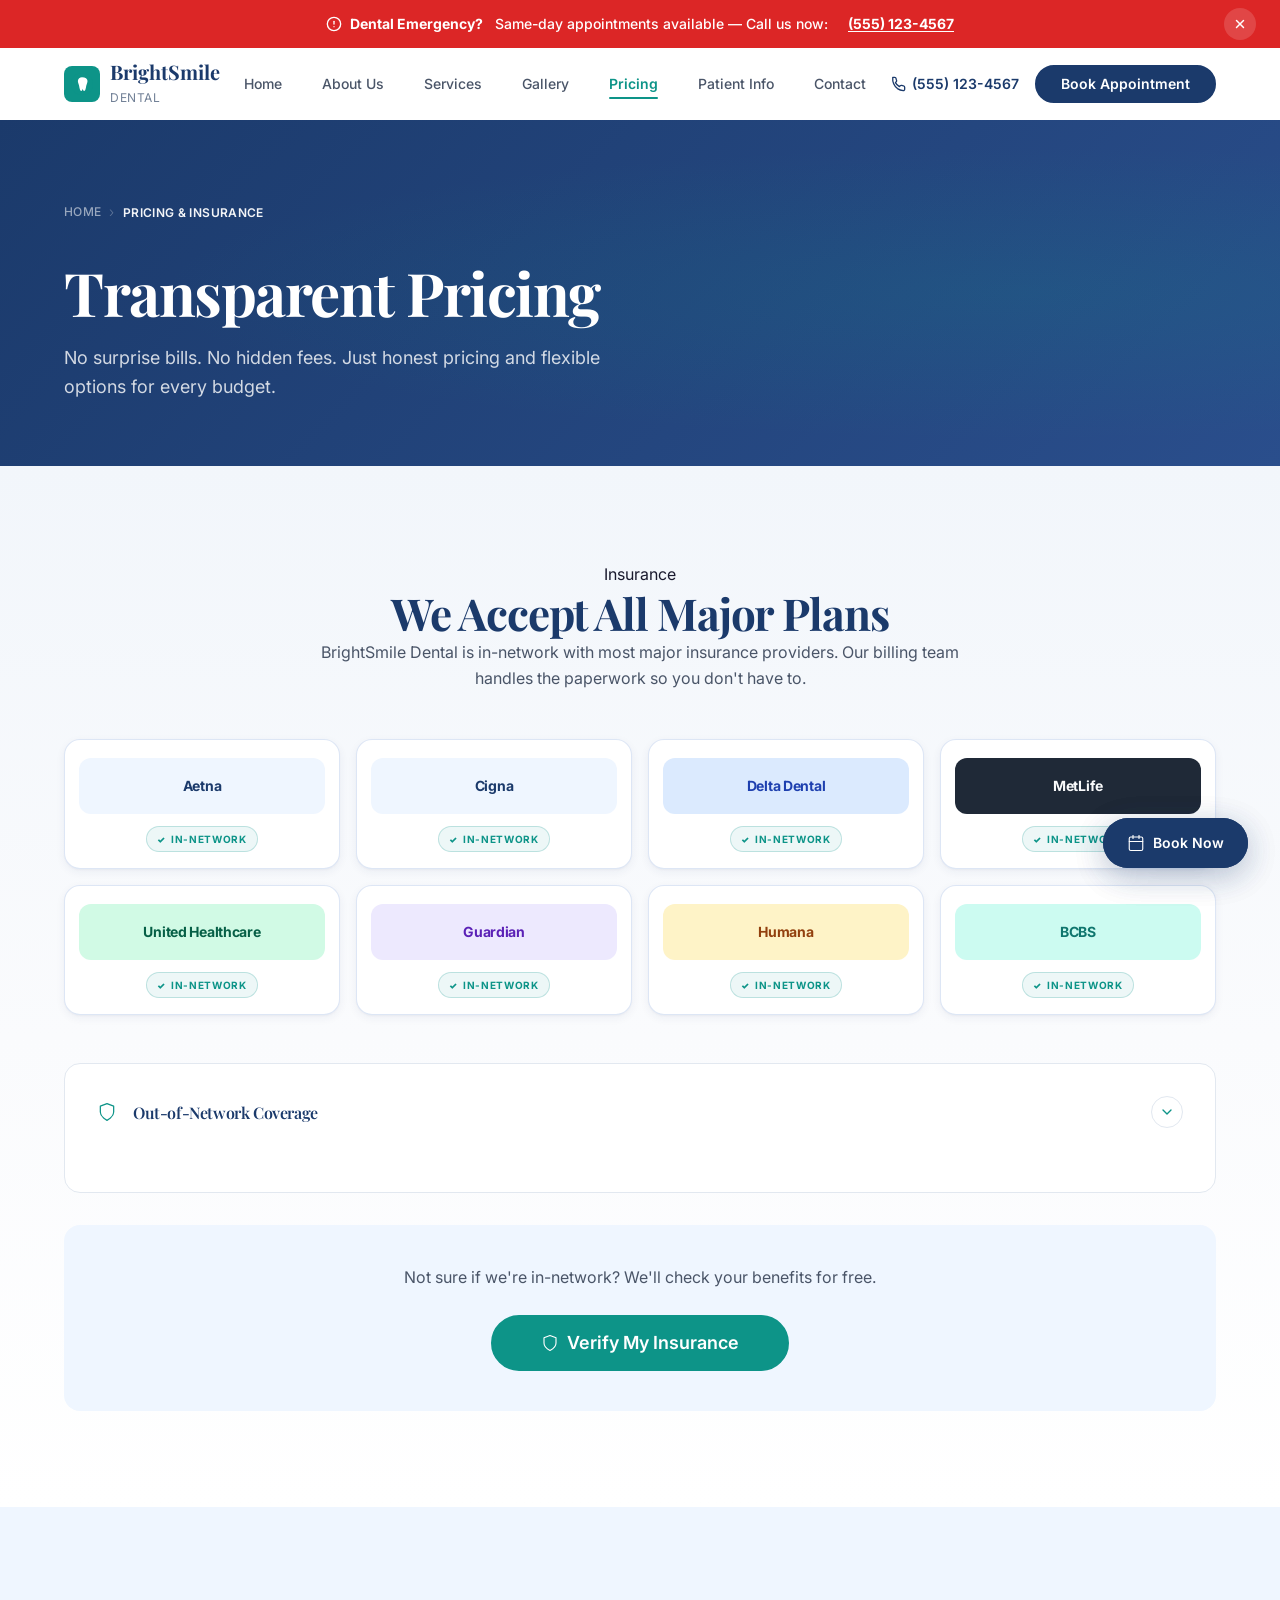
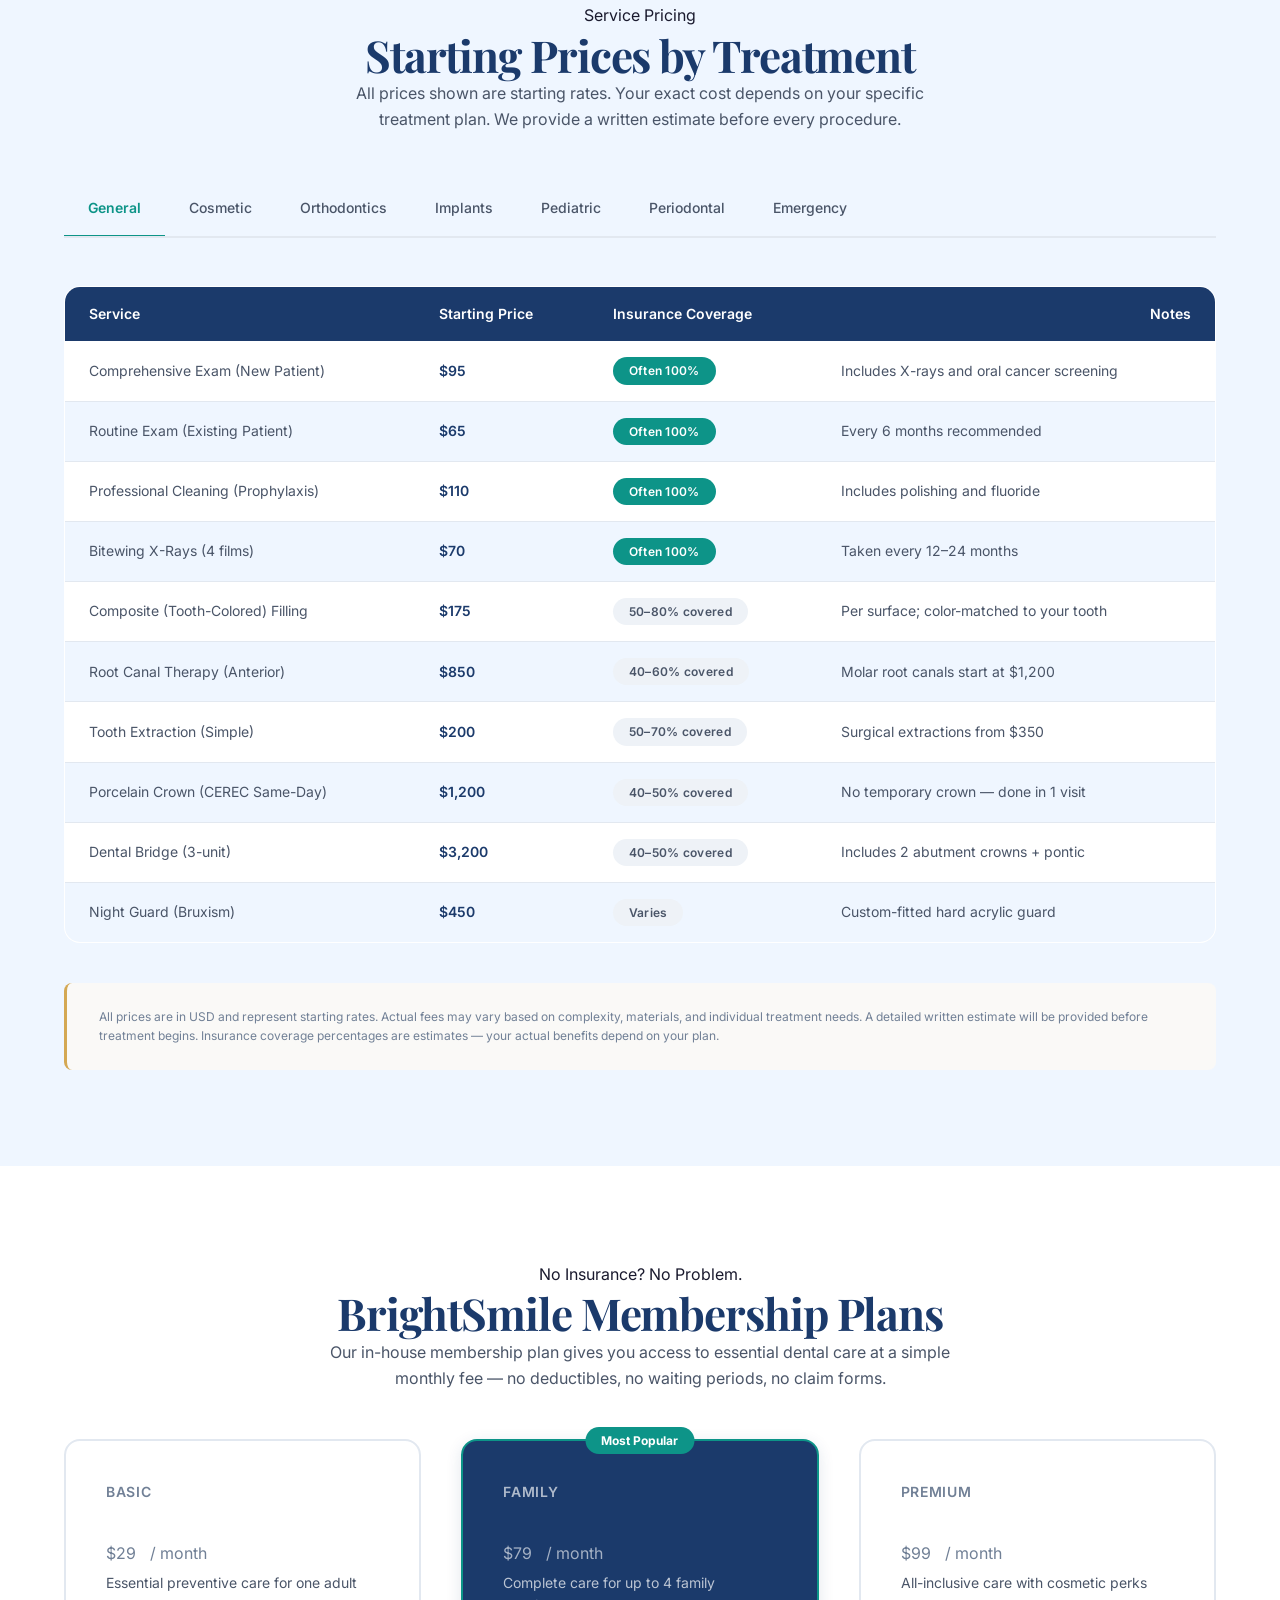
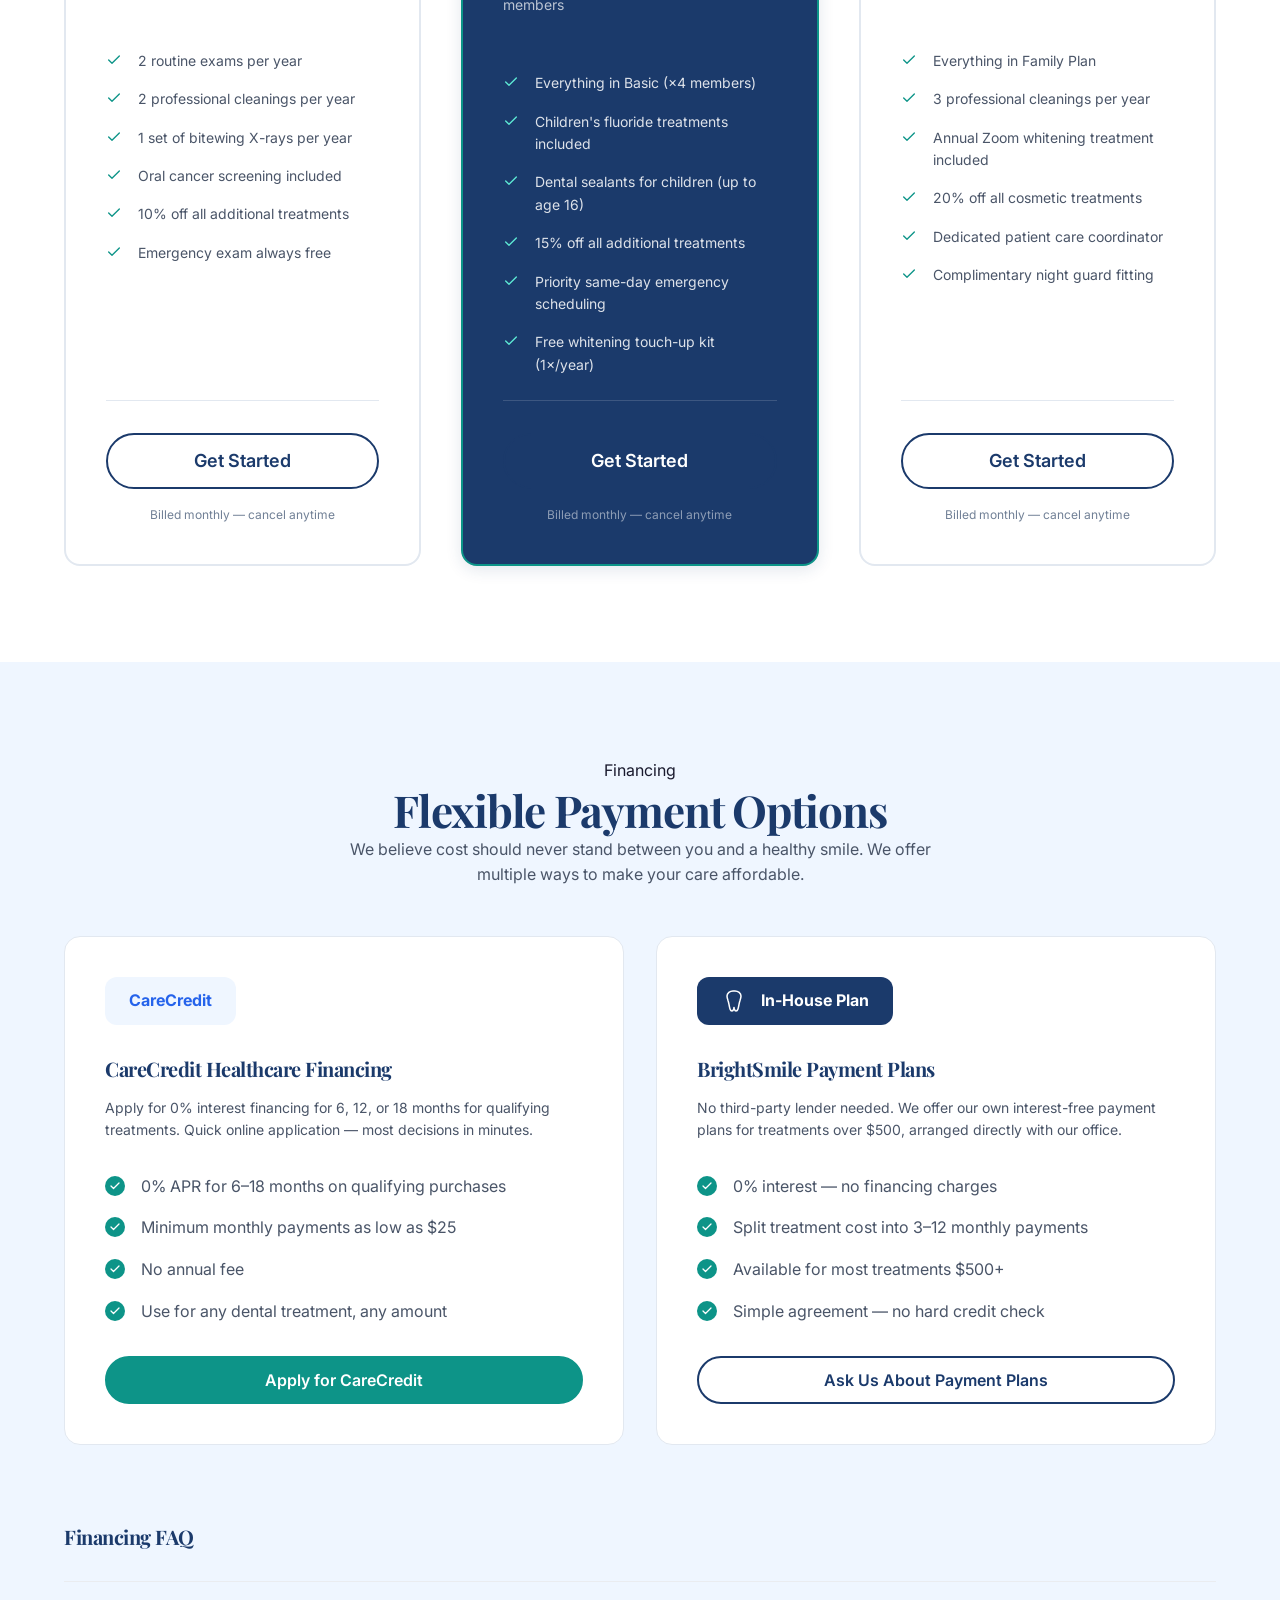
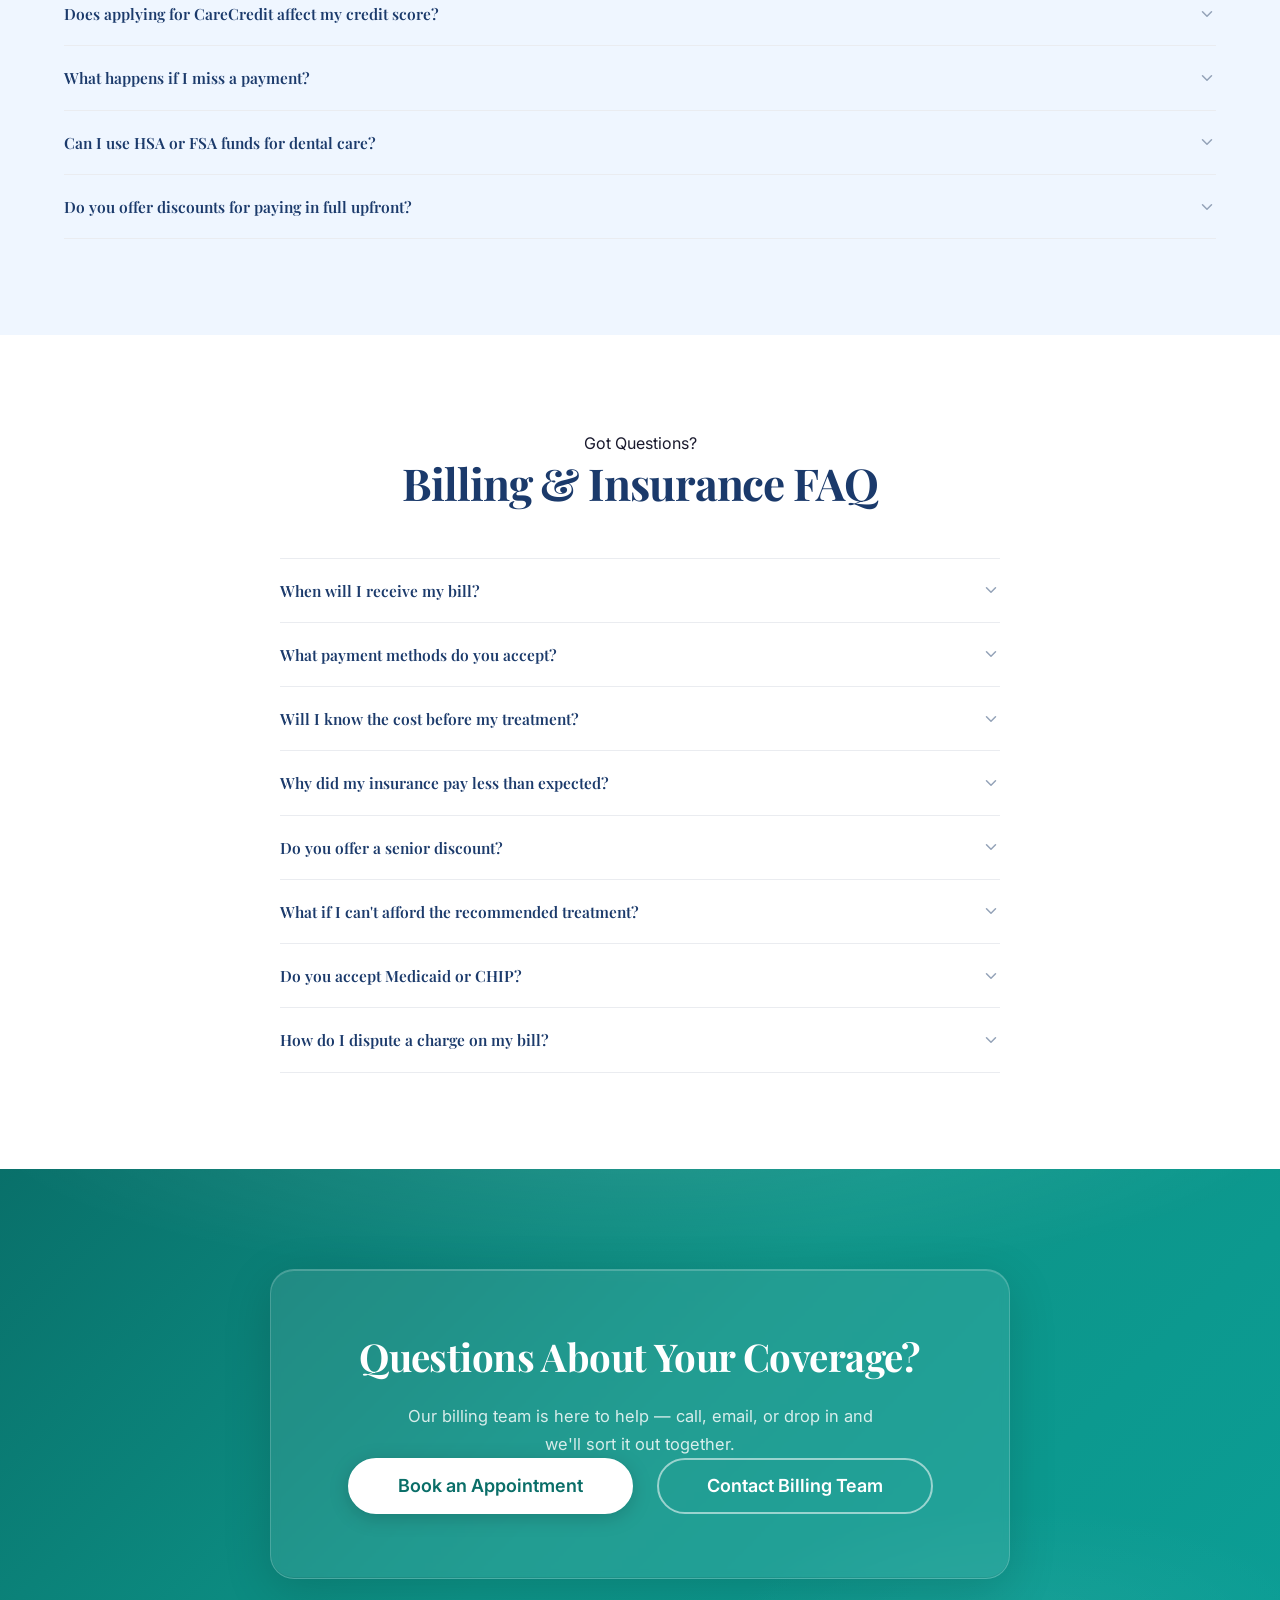
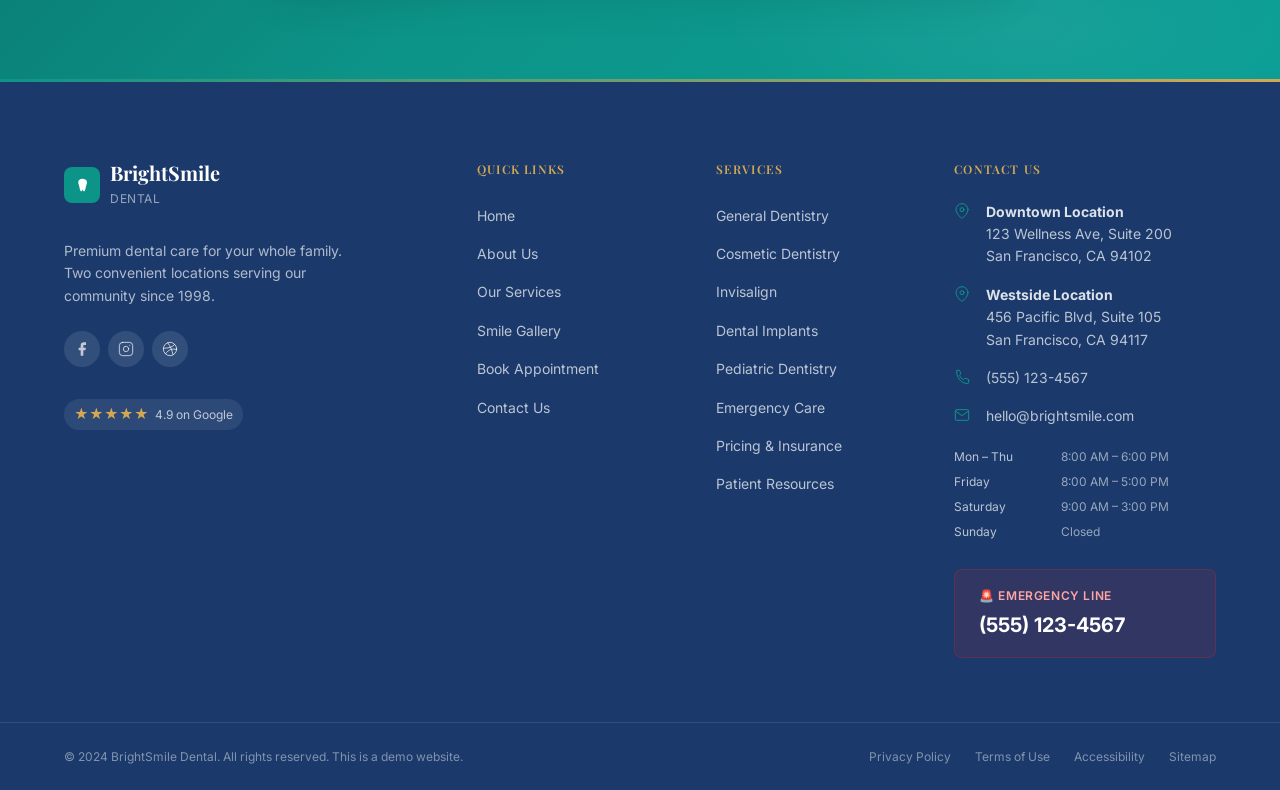
<file: pricing.html>
<!DOCTYPE html>
<html lang="en">
<head>
  <meta charset="UTF-8" />
  <meta name="viewport" content="width=device-width, initial-scale=1" />
  <title>Pricing &amp; Insurance — BrightSmile Dental</title>
  <meta name="description" content="Transparent dental pricing with no surprise bills. We accept all major insurance plans and offer flexible financing options at BrightSmile Dental." />
  <meta property="og:title" content="Pricing &amp; Insurance — BrightSmile Dental" />
  <meta property="og:description" content="Transparent pricing, all major insurance accepted, and flexible financing options." />
  <meta property="og:type" content="website" />

  <link rel="preconnect" href="https://fonts.googleapis.com" />
  <link rel="preconnect" href="https://fonts.gstatic.com" crossorigin />
  <link href="https://fonts.googleapis.com/css2?family=Inter:wght@400;500;600;700&family=Playfair+Display:wght@600;700&display=swap" rel="stylesheet" />

  <link rel="stylesheet" href="css/tokens.css" />
  <link rel="stylesheet" href="css/reset.css" />
  <link rel="stylesheet" href="css/base.css" />
  <link rel="stylesheet" href="css/layout.css" />
  <link rel="stylesheet" href="css/components.css" />
  <link rel="stylesheet" href="css/nav.css" />
  <link rel="stylesheet" href="css/footer.css" />
  <link rel="stylesheet" href="css/animations.css" />
  <link rel="stylesheet" href="css/forms.css" />
  <link rel="stylesheet" href="css/modal.css" />
  <link rel="stylesheet" href="css/pages/pricing.css" />
  <link rel="stylesheet" href="css/responsive.css" />
</head>
<body data-page="pricing">

  <a href="#main-content" class="skip-link">Skip to main content</a>
  <div id="emergency-banner-container"></div>
  <div id="nav-container"></div>

  <main id="main-content">

    <!-- ── Page Hero ── -->
    <section class="page-hero page-hero--compact">
      <div class="container">
        <nav class="breadcrumb" aria-label="Breadcrumb">
          <ol>
            <li><a href="index.html">Home</a></li>
            <li aria-current="page">Pricing &amp; Insurance</li>
          </ol>
        </nav>
        <h1 class="page-hero__title reveal">Transparent Pricing</h1>
        <p class="page-hero__subtitle reveal">No surprise bills. No hidden fees. Just honest pricing and flexible options for every budget.</p>
      </div>
    </section>

    <!-- ── Insurance Section ── -->
    <section class="section insurance-section" id="insurance">
      <div class="container">
        <div class="section-header section-header--center reveal">
          <span class="section-header__eyebrow">Insurance</span>
          <h2 class="section-header__title">We Accept All Major Plans</h2>
          <p class="section-header__sub">BrightSmile Dental is in-network with most major insurance providers. Our billing team handles the paperwork so you don't have to.</p>
        </div>

        <div class="insurance-logos-grid reveal">
          <div class="insurance-logo-card">
            <div class="insurance-logo-card__visual" aria-label="Aetna">
              <span class="insurance-logo-card__name">Aetna</span>
            </div>
            <span class="badge badge--teal">In-Network</span>
          </div>
          <div class="insurance-logo-card">
            <div class="insurance-logo-card__visual" aria-label="Cigna">
              <span class="insurance-logo-card__name">Cigna</span>
            </div>
            <span class="badge badge--teal">In-Network</span>
          </div>
          <div class="insurance-logo-card">
            <div class="insurance-logo-card__visual insurance-logo-card__visual--blue" aria-label="Delta Dental">
              <span class="insurance-logo-card__name">Delta Dental</span>
            </div>
            <span class="badge badge--teal">In-Network</span>
          </div>
          <div class="insurance-logo-card">
            <div class="insurance-logo-card__visual insurance-logo-card__visual--dark" aria-label="MetLife">
              <span class="insurance-logo-card__name">MetLife</span>
            </div>
            <span class="badge badge--teal">In-Network</span>
          </div>
          <div class="insurance-logo-card">
            <div class="insurance-logo-card__visual insurance-logo-card__visual--green" aria-label="United Healthcare">
              <span class="insurance-logo-card__name">United Healthcare</span>
            </div>
            <span class="badge badge--teal">In-Network</span>
          </div>
          <div class="insurance-logo-card">
            <div class="insurance-logo-card__visual insurance-logo-card__visual--purple" aria-label="Guardian">
              <span class="insurance-logo-card__name">Guardian</span>
            </div>
            <span class="badge badge--teal">In-Network</span>
          </div>
          <div class="insurance-logo-card">
            <div class="insurance-logo-card__visual insurance-logo-card__visual--orange" aria-label="Humana">
              <span class="insurance-logo-card__name">Humana</span>
            </div>
            <span class="badge badge--teal">In-Network</span>
          </div>
          <div class="insurance-logo-card">
            <div class="insurance-logo-card__visual insurance-logo-card__visual--teal" aria-label="Blue Cross Blue Shield">
              <span class="insurance-logo-card__name">BCBS</span>
            </div>
            <span class="badge badge--teal">In-Network</span>
          </div>
        </div>

        <div class="insurance-oon reveal">
          <div class="insurance-oon__header">
            <svg width="20" height="20" aria-hidden="true"><use href="assets/icons/sprite.svg#shield"/></svg>
            <h3>Out-of-Network Coverage</h3>
            <button class="insurance-oon__toggle" aria-expanded="false" aria-controls="oon-details" id="oon-btn">
              <svg width="16" height="16" aria-hidden="true" class="accordion-icon"><use href="assets/icons/sprite.svg#chevron-down"/></svg>
            </button>
          </div>
          <div id="oon-details" role="region" aria-labelledby="oon-btn" class="insurance-oon__body" style="max-height:0;overflow:hidden">
            <p>We work with all dental insurance plans, even if we're not in-network. You can still use your out-of-network benefits at BrightSmile Dental — we'll file claims on your behalf and help you maximize your reimbursement.</p>
            <ul class="check-list" style="margin-top:var(--space-3)">
              <li>We handle all insurance paperwork and claim submissions</li>
              <li>Upfront cost estimates before any treatment begins</li>
              <li>Our billing team negotiates directly with your insurer when needed</li>
              <li>Payment plans available for any remaining out-of-pocket balance</li>
            </ul>
            <p style="margin-top:var(--space-3)">Call us at <a href="tel:+15551234567" class="link">(555) 123-4567</a> to verify your coverage before your first visit.</p>
          </div>
        </div>

        <div class="insurance-verify-cta reveal">
          <p>Not sure if we're in-network? We'll check your benefits for free.</p>
          <button class="btn btn--secondary btn--lg" data-modal="verify-insurance">
            <svg width="18" height="18" aria-hidden="true"><use href="assets/icons/sprite.svg#shield"/></svg>
            Verify My Insurance
          </button>
        </div>
      </div>
    </section>

    <!-- ── Pricing Tables ── -->
    <section class="section section--alt pricing-tables-section" id="pricing">
      <div class="container">
        <div class="section-header section-header--center reveal">
          <span class="section-header__eyebrow">Service Pricing</span>
          <h2 class="section-header__title">Starting Prices by Treatment</h2>
          <p class="section-header__sub">All prices shown are starting rates. Your exact cost depends on your specific treatment plan. We provide a written estimate before every procedure.</p>
        </div>

        <!-- Tab Nav -->
        <div class="pricing-tabs reveal" role="tablist" aria-label="Service pricing categories">
          <button class="pricing-tab-btn is-active" role="tab" aria-selected="true" aria-controls="pt-general" id="tab-pt-general" data-tab="pt-general">General</button>
          <button class="pricing-tab-btn" role="tab" aria-selected="false" aria-controls="pt-cosmetic" id="tab-pt-cosmetic" data-tab="pt-cosmetic" tabindex="-1">Cosmetic</button>
          <button class="pricing-tab-btn" role="tab" aria-selected="false" aria-controls="pt-ortho" id="tab-pt-ortho" data-tab="pt-ortho" tabindex="-1">Orthodontics</button>
          <button class="pricing-tab-btn" role="tab" aria-selected="false" aria-controls="pt-implants" id="tab-pt-implants" data-tab="pt-implants" tabindex="-1">Implants</button>
          <button class="pricing-tab-btn" role="tab" aria-selected="false" aria-controls="pt-pediatric" id="tab-pt-pediatric" data-tab="pt-pediatric" tabindex="-1">Pediatric</button>
          <button class="pricing-tab-btn" role="tab" aria-selected="false" aria-controls="pt-perio" id="tab-pt-perio" data-tab="pt-perio" tabindex="-1">Periodontal</button>
          <button class="pricing-tab-btn" role="tab" aria-selected="false" aria-controls="pt-emergency" id="tab-pt-emergency" data-tab="pt-emergency" tabindex="-1">Emergency</button>
        </div>

        <!-- General -->
        <div class="pricing-panel is-active" id="pt-general" role="tabpanel" aria-labelledby="tab-pt-general">
          <table class="pricing-table">
            <thead>
              <tr>
                <th scope="col">Service</th>
                <th scope="col">Starting Price</th>
                <th scope="col">Insurance Coverage</th>
                <th scope="col">Notes</th>
              </tr>
            </thead>
            <tbody>
              <tr><td>Comprehensive Exam (New Patient)</td><td class="price" data-label="Starting Price">$95</td><td data-label="Insurance Coverage"><span class="badge badge--teal">Often 100%</span></td><td data-label="Notes">Includes X-rays and oral cancer screening</td></tr>
              <tr><td>Routine Exam (Existing Patient)</td><td class="price" data-label="Starting Price">$65</td><td data-label="Insurance Coverage"><span class="badge badge--teal">Often 100%</span></td><td data-label="Notes">Every 6 months recommended</td></tr>
              <tr><td>Professional Cleaning (Prophylaxis)</td><td class="price" data-label="Starting Price">$110</td><td data-label="Insurance Coverage"><span class="badge badge--teal">Often 100%</span></td><td data-label="Notes">Includes polishing and fluoride</td></tr>
              <tr><td>Bitewing X-Rays (4 films)</td><td class="price" data-label="Starting Price">$70</td><td data-label="Insurance Coverage"><span class="badge badge--teal">Often 100%</span></td><td data-label="Notes">Taken every 12–24 months</td></tr>
              <tr><td>Composite (Tooth-Colored) Filling</td><td class="price" data-label="Starting Price">$175</td><td data-label="Insurance Coverage"><span class="badge badge--muted">50–80% covered</span></td><td data-label="Notes">Per surface; color-matched to your tooth</td></tr>
              <tr><td>Root Canal Therapy (Anterior)</td><td class="price" data-label="Starting Price">$850</td><td data-label="Insurance Coverage"><span class="badge badge--muted">40–60% covered</span></td><td data-label="Notes">Molar root canals start at $1,200</td></tr>
              <tr><td>Tooth Extraction (Simple)</td><td class="price" data-label="Starting Price">$200</td><td data-label="Insurance Coverage"><span class="badge badge--muted">50–70% covered</span></td><td data-label="Notes">Surgical extractions from $350</td></tr>
              <tr><td>Porcelain Crown (CEREC Same-Day)</td><td class="price" data-label="Starting Price">$1,200</td><td data-label="Insurance Coverage"><span class="badge badge--muted">40–50% covered</span></td><td data-label="Notes">No temporary crown — done in 1 visit</td></tr>
              <tr><td>Dental Bridge (3-unit)</td><td class="price" data-label="Starting Price">$3,200</td><td data-label="Insurance Coverage"><span class="badge badge--muted">40–50% covered</span></td><td data-label="Notes">Includes 2 abutment crowns + pontic</td></tr>
              <tr><td>Night Guard (Bruxism)</td><td class="price" data-label="Starting Price">$450</td><td data-label="Insurance Coverage"><span class="badge badge--muted">Varies</span></td><td data-label="Notes">Custom-fitted hard acrylic guard</td></tr>
            </tbody>
          </table>
        </div>

        <!-- Cosmetic -->
        <div class="pricing-panel" id="pt-cosmetic" role="tabpanel" aria-labelledby="tab-pt-cosmetic">
          <table class="pricing-table">
            <thead>
              <tr>
                <th scope="col">Service</th>
                <th scope="col">Starting Price</th>
                <th scope="col">Insurance Coverage</th>
                <th scope="col">Notes</th>
              </tr>
            </thead>
            <tbody>
              <tr><td>Zoom In-Office Whitening</td><td class="price" data-label="Starting Price">$550</td><td data-label="Insurance Coverage"><span class="badge badge--neutral">Not covered</span></td><td data-label="Notes">8–10 shades brighter in 90 minutes</td></tr>
              <tr><td>Custom Take-Home Whitening Kit</td><td class="price" data-label="Starting Price">$350</td><td data-label="Insurance Coverage"><span class="badge badge--neutral">Not covered</span></td><td data-label="Notes">Trays + 4-week supply of gel</td></tr>
              <tr><td>Porcelain Veneers (per tooth)</td><td class="price" data-label="Starting Price">$1,400</td><td data-label="Insurance Coverage"><span class="badge badge--neutral">Not covered</span></td><td data-label="Notes">10-year warranty; 2-visit process</td></tr>
              <tr><td>Composite Bonding (per tooth)</td><td class="price" data-label="Starting Price">$350</td><td data-label="Insurance Coverage"><span class="badge badge--neutral">Not covered</span></td><td data-label="Notes">Same-day; lasts 5–7 years</td></tr>
              <tr><td>Smile Makeover Package (6 veneers)</td><td class="price" data-label="Starting Price">$7,500</td><td data-label="Insurance Coverage"><span class="badge badge--neutral">Not covered</span></td><td data-label="Notes">Includes consultation + mock-up</td></tr>
              <tr><td>Gum Contouring (laser)</td><td class="price" data-label="Starting Price">$800</td><td data-label="Insurance Coverage"><span class="badge badge--neutral">Not covered</span></td><td data-label="Notes">Per arch; improves gumline symmetry</td></tr>
              <tr><td>Tooth Recontouring / Reshaping</td><td class="price" data-label="Starting Price">$150</td><td data-label="Insurance Coverage"><span class="badge badge--neutral">Not covered</span></td><td data-label="Notes">Per tooth; no anaesthetic needed</td></tr>
            </tbody>
          </table>
        </div>

        <!-- Orthodontics -->
        <div class="pricing-panel" id="pt-ortho" role="tabpanel" aria-labelledby="tab-pt-ortho">
          <table class="pricing-table">
            <thead>
              <tr>
                <th scope="col">Service</th>
                <th scope="col">Starting Price</th>
                <th scope="col">Insurance Coverage</th>
                <th scope="col">Notes</th>
              </tr>
            </thead>
            <tbody>
              <tr><td>Invisalign (Full Treatment)</td><td class="price" data-label="Starting Price">$4,500</td><td data-label="Insurance Coverage"><span class="badge badge--muted">Up to $1,500</span></td><td data-label="Notes">Includes refinements; average 12–18 months</td></tr>
              <tr><td>Invisalign Lite (Mild Cases)</td><td class="price" data-label="Starting Price">$3,000</td><td data-label="Insurance Coverage"><span class="badge badge--muted">Up to $1,000</span></td><td data-label="Notes">Up to 14 aligner sets</td></tr>
              <tr><td>Traditional Metal Braces</td><td class="price" data-label="Starting Price">$3,800</td><td data-label="Insurance Coverage"><span class="badge badge--muted">Up to $1,500</span></td><td data-label="Notes">Most cost-effective for complex cases</td></tr>
              <tr><td>Ceramic (Clear) Braces</td><td class="price" data-label="Starting Price">$4,200</td><td data-label="Insurance Coverage"><span class="badge badge--muted">Up to $1,500</span></td><td data-label="Notes">Less visible than metal</td></tr>
              <tr><td>Orthodontic Retainer (set)</td><td class="price" data-label="Starting Price">$450</td><td data-label="Insurance Coverage"><span class="badge badge--muted">Sometimes covered</span></td><td data-label="Notes">Vivera or Hawley; replacement from $250</td></tr>
              <tr><td>Orthodontic Consultation</td><td class="price" data-label="Starting Price">Free</td><td data-label="Insurance Coverage"><span class="badge badge--teal">Complimentary</span></td><td data-label="Notes">Includes digital photos and X-ray review</td></tr>
            </tbody>
          </table>
        </div>

        <!-- Implants -->
        <div class="pricing-panel" id="pt-implants" role="tabpanel" aria-labelledby="tab-pt-implants">
          <table class="pricing-table">
            <thead>
              <tr>
                <th scope="col">Service</th>
                <th scope="col">Starting Price</th>
                <th scope="col">Insurance Coverage</th>
                <th scope="col">Notes</th>
              </tr>
            </thead>
            <tbody>
              <tr><td>Single Tooth Implant (complete)</td><td class="price" data-label="Starting Price">$3,500</td><td data-label="Insurance Coverage"><span class="badge badge--muted">Varies by plan</span></td><td data-label="Notes">Includes implant, abutment, and crown</td></tr>
              <tr><td>Implant Crown Only (on existing post)</td><td class="price" data-label="Starting Price">$1,500</td><td data-label="Insurance Coverage"><span class="badge badge--muted">40–50% covered</span></td><td data-label="Notes">When implant post is already placed</td></tr>
              <tr><td>Implant-Supported Bridge (3-unit)</td><td class="price" data-label="Starting Price">$6,500</td><td data-label="Insurance Coverage"><span class="badge badge--muted">Partial coverage</span></td><td data-label="Notes">Replaces 1 tooth using 2 implants</td></tr>
              <tr><td>All-on-4 (per arch)</td><td class="price" data-label="Starting Price">$24,000</td><td data-label="Insurance Coverage"><span class="badge badge--neutral">Typically not covered</span></td><td data-label="Notes">Full arch on 4 implants; immediate load</td></tr>
              <tr><td>Bone Grafting (socket)</td><td class="price" data-label="Starting Price">$450</td><td data-label="Insurance Coverage"><span class="badge badge--muted">Sometimes covered</span></td><td data-label="Notes">Required when bone volume is insufficient</td></tr>
              <tr><td>Sinus Lift</td><td class="price" data-label="Starting Price">$2,200</td><td data-label="Insurance Coverage"><span class="badge badge--muted">Sometimes covered</span></td><td data-label="Notes">For upper jaw implants</td></tr>
              <tr><td>Implant Consultation + CT Scan</td><td class="price" data-label="Starting Price">$250</td><td data-label="Insurance Coverage"><span class="badge badge--muted">Sometimes covered</span></td><td data-label="Notes">Applied toward treatment if you proceed</td></tr>
            </tbody>
          </table>
        </div>

        <!-- Pediatric -->
        <div class="pricing-panel" id="pt-pediatric" role="tabpanel" aria-labelledby="tab-pt-pediatric">
          <table class="pricing-table">
            <thead>
              <tr>
                <th scope="col">Service</th>
                <th scope="col">Starting Price</th>
                <th scope="col">Insurance Coverage</th>
                <th scope="col">Notes</th>
              </tr>
            </thead>
            <tbody>
              <tr><td>Child's First Exam (age 1–3)</td><td class="price" data-label="Starting Price">Free</td><td data-label="Insurance Coverage"><span class="badge badge--teal">Complimentary</span></td><td data-label="Notes">ADA recommends first visit by age 1</td></tr>
              <tr><td>Child Exam + Cleaning (age 3–12)</td><td class="price" data-label="Starting Price">$95</td><td data-label="Insurance Coverage"><span class="badge badge--teal">Often 100%</span></td><td data-label="Notes">Includes age-appropriate X-rays</td></tr>
              <tr><td>Dental Sealants (per tooth)</td><td class="price" data-label="Starting Price">$50</td><td data-label="Insurance Coverage"><span class="badge badge--teal">Often 100%</span></td><td data-label="Notes">Molars only; prevents 80% of decay</td></tr>
              <tr><td>Fluoride Treatment</td><td class="price" data-label="Starting Price">$35</td><td data-label="Insurance Coverage"><span class="badge badge--teal">Often 100%</span></td><td data-label="Notes">Every 6 months for children under 16</td></tr>
              <tr><td>Space Maintainer</td><td class="price" data-label="Starting Price">$350</td><td data-label="Insurance Coverage"><span class="badge badge--muted">Often covered</span></td><td data-label="Notes">After premature loss of baby tooth</td></tr>
              <tr><td>Pulpotomy (Baby Root Canal)</td><td class="price" data-label="Starting Price">$280</td><td data-label="Insurance Coverage"><span class="badge badge--muted">Often covered</span></td><td data-label="Notes">Saves baby teeth when possible</td></tr>
            </tbody>
          </table>
        </div>

        <!-- Periodontal -->
        <div class="pricing-panel" id="pt-perio" role="tabpanel" aria-labelledby="tab-pt-perio">
          <table class="pricing-table">
            <thead>
              <tr>
                <th scope="col">Service</th>
                <th scope="col">Starting Price</th>
                <th scope="col">Insurance Coverage</th>
                <th scope="col">Notes</th>
              </tr>
            </thead>
            <tbody>
              <tr><td>Periodontal Exam + Charting</td><td class="price" data-label="Starting Price">$65</td><td data-label="Insurance Coverage"><span class="badge badge--teal">Often covered</span></td><td data-label="Notes">Full-mouth pocket depth measurements</td></tr>
              <tr><td>Scaling &amp; Root Planing (per quad)</td><td class="price" data-label="Starting Price">$295</td><td data-label="Insurance Coverage"><span class="badge badge--muted">50–80% covered</span></td><td data-label="Notes">Deep cleaning below the gumline</td></tr>
              <tr><td>Periodontal Maintenance (perio cleaning)</td><td class="price" data-label="Starting Price">$195</td><td data-label="Insurance Coverage"><span class="badge badge--muted">Often covered</span></td><td data-label="Notes">Every 3–4 months after gum therapy</td></tr>
              <tr><td>Arestin Antibiotic Treatment</td><td class="price" data-label="Starting Price">$75/site</td><td data-label="Insurance Coverage"><span class="badge badge--muted">Varies</span></td><td data-label="Notes">Placed directly in infected pockets</td></tr>
              <tr><td>Osseous Surgery (per quad)</td><td class="price" data-label="Starting Price">$1,400</td><td data-label="Insurance Coverage"><span class="badge badge--muted">50–80% covered</span></td><td data-label="Notes">For advanced bone loss; specialist referral</td></tr>
              <tr><td>Gum Grafting</td><td class="price" data-label="Starting Price">$950</td><td data-label="Insurance Coverage"><span class="badge badge--muted">Sometimes covered</span></td><td data-label="Notes">For recession exposing tooth roots</td></tr>
            </tbody>
          </table>
        </div>

        <!-- Emergency -->
        <div class="pricing-panel" id="pt-emergency" role="tabpanel" aria-labelledby="tab-pt-emergency">
          <table class="pricing-table">
            <thead>
              <tr>
                <th scope="col">Service</th>
                <th scope="col">Starting Price</th>
                <th scope="col">Insurance Coverage</th>
                <th scope="col">Notes</th>
              </tr>
            </thead>
            <tbody>
              <tr><td>Emergency Exam + X-Ray</td><td class="price" data-label="Starting Price">$85</td><td data-label="Insurance Coverage"><span class="badge badge--muted">Often covered</span></td><td data-label="Notes">Same-day; applied to treatment cost</td></tr>
              <tr><td>Toothache Treatment (palliative)</td><td class="price" data-label="Starting Price">$150</td><td data-label="Insurance Coverage"><span class="badge badge--muted">Varies</span></td><td data-label="Notes">Immediate pain relief; further treatment may follow</td></tr>
              <tr><td>Broken / Chipped Tooth Repair</td><td class="price" data-label="Starting Price">$175+</td><td data-label="Insurance Coverage"><span class="badge badge--muted">Varies</span></td><td data-label="Notes">Bonding or crown depending on extent</td></tr>
              <tr><td>Lost Crown Re-cementation</td><td class="price" data-label="Starting Price">$95</td><td data-label="Insurance Coverage"><span class="badge badge--muted">Sometimes covered</span></td><td data-label="Notes">If crown is intact and salvageable</td></tr>
              <tr><td>Dental Abscess Drainage + Antibiotics</td><td class="price" data-label="Starting Price">$250</td><td data-label="Insurance Coverage"><span class="badge badge--muted">Often covered</span></td><td data-label="Notes">Includes prescription if needed</td></tr>
              <tr><td>Tooth Knocked Out (re-implantation)</td><td class="price" data-label="Starting Price">$500+</td><td data-label="Insurance Coverage"><span class="badge badge--muted">Varies</span></td><td data-label="Notes">Call immediately — time is critical</td></tr>
            </tbody>
          </table>
        </div>

        <p class="pricing-disclaimer reveal">All prices are in USD and represent starting rates. Actual fees may vary based on complexity, materials, and individual treatment needs. A detailed written estimate will be provided before treatment begins. Insurance coverage percentages are estimates — your actual benefits depend on your plan.</p>
      </div>
    </section>

    <!-- ── Membership Plans ── -->
    <section class="section membership-section" id="membership">
      <div class="container">
        <div class="section-header section-header--center reveal">
          <span class="section-header__eyebrow">No Insurance? No Problem.</span>
          <h2 class="section-header__title">BrightSmile Membership Plans</h2>
          <p class="section-header__sub">Our in-house membership plan gives you access to essential dental care at a simple monthly fee — no deductibles, no waiting periods, no claim forms.</p>
        </div>

        <div class="plan-cards reveal">

          <!-- Basic -->
          <div class="plan-card">
            <div class="plan-card__header">
              <p class="plan-card__name">Basic</p>
              <div class="plan-card__price">
                <span class="plan-card__amount">$29</span>
                <span class="plan-card__period">/ month</span>
              </div>
              <p class="plan-card__desc">Essential preventive care for one adult</p>
            </div>
            <ul class="plan-card__features">
              <li>
                <svg width="16" height="16" aria-hidden="true"><use href="assets/icons/sprite.svg#check"/></svg>
                2 routine exams per year
              </li>
              <li>
                <svg width="16" height="16" aria-hidden="true"><use href="assets/icons/sprite.svg#check"/></svg>
                2 professional cleanings per year
              </li>
              <li>
                <svg width="16" height="16" aria-hidden="true"><use href="assets/icons/sprite.svg#check"/></svg>
                1 set of bitewing X-rays per year
              </li>
              <li>
                <svg width="16" height="16" aria-hidden="true"><use href="assets/icons/sprite.svg#check"/></svg>
                Oral cancer screening included
              </li>
              <li>
                <svg width="16" height="16" aria-hidden="true"><use href="assets/icons/sprite.svg#check"/></svg>
                10% off all additional treatments
              </li>
              <li>
                <svg width="16" height="16" aria-hidden="true"><use href="assets/icons/sprite.svg#check"/></svg>
                Emergency exam always free
              </li>
            </ul>
            <div class="plan-card__footer">
              <a href="booking.html" class="btn btn--outline btn--lg" style="width:100%;text-align:center">Get Started</a>
              <p class="plan-card__billing">Billed monthly — cancel anytime</p>
            </div>
          </div>

          <!-- Family (Featured) -->
          <div class="plan-card plan-card--featured">
            <div class="plan-card__badge">Most Popular</div>
            <div class="plan-card__header">
              <p class="plan-card__name">Family</p>
              <div class="plan-card__price">
                <span class="plan-card__amount">$79</span>
                <span class="plan-card__period">/ month</span>
              </div>
              <p class="plan-card__desc">Complete care for up to 4 family members</p>
            </div>
            <ul class="plan-card__features">
              <li>
                <svg width="16" height="16" aria-hidden="true"><use href="assets/icons/sprite.svg#check"/></svg>
                Everything in Basic (×4 members)
              </li>
              <li>
                <svg width="16" height="16" aria-hidden="true"><use href="assets/icons/sprite.svg#check"/></svg>
                Children's fluoride treatments included
              </li>
              <li>
                <svg width="16" height="16" aria-hidden="true"><use href="assets/icons/sprite.svg#check"/></svg>
                Dental sealants for children (up to age 16)
              </li>
              <li>
                <svg width="16" height="16" aria-hidden="true"><use href="assets/icons/sprite.svg#check"/></svg>
                15% off all additional treatments
              </li>
              <li>
                <svg width="16" height="16" aria-hidden="true"><use href="assets/icons/sprite.svg#check"/></svg>
                Priority same-day emergency scheduling
              </li>
              <li>
                <svg width="16" height="16" aria-hidden="true"><use href="assets/icons/sprite.svg#check"/></svg>
                Free whitening touch-up kit (1×/year)
              </li>
            </ul>
            <div class="plan-card__footer">
              <a href="booking.html" class="btn btn--primary btn--lg" style="width:100%;text-align:center">Get Started</a>
              <p class="plan-card__billing">Billed monthly — cancel anytime</p>
            </div>
          </div>

          <!-- Premium -->
          <div class="plan-card">
            <div class="plan-card__header">
              <p class="plan-card__name">Premium</p>
              <div class="plan-card__price">
                <span class="plan-card__amount">$99</span>
                <span class="plan-card__period">/ month</span>
              </div>
              <p class="plan-card__desc">All-inclusive care with cosmetic perks</p>
            </div>
            <ul class="plan-card__features">
              <li>
                <svg width="16" height="16" aria-hidden="true"><use href="assets/icons/sprite.svg#check"/></svg>
                Everything in Family Plan
              </li>
              <li>
                <svg width="16" height="16" aria-hidden="true"><use href="assets/icons/sprite.svg#check"/></svg>
                3 professional cleanings per year
              </li>
              <li>
                <svg width="16" height="16" aria-hidden="true"><use href="assets/icons/sprite.svg#check"/></svg>
                Annual Zoom whitening treatment included
              </li>
              <li>
                <svg width="16" height="16" aria-hidden="true"><use href="assets/icons/sprite.svg#check"/></svg>
                20% off all cosmetic treatments
              </li>
              <li>
                <svg width="16" height="16" aria-hidden="true"><use href="assets/icons/sprite.svg#check"/></svg>
                Dedicated patient care coordinator
              </li>
              <li>
                <svg width="16" height="16" aria-hidden="true"><use href="assets/icons/sprite.svg#check"/></svg>
                Complimentary night guard fitting
              </li>
            </ul>
            <div class="plan-card__footer">
              <a href="booking.html" class="btn btn--outline btn--lg" style="width:100%;text-align:center">Get Started</a>
              <p class="plan-card__billing">Billed monthly — cancel anytime</p>
            </div>
          </div>

        </div><!-- /plan-cards -->
      </div>
    </section>

    <!-- ── Financing ── -->
    <section class="section section--alt financing-section" id="financing">
      <div class="container">
        <div class="section-header section-header--center reveal">
          <span class="section-header__eyebrow">Financing</span>
          <h2 class="section-header__title">Flexible Payment Options</h2>
          <p class="section-header__sub">We believe cost should never stand between you and a healthy smile. We offer multiple ways to make your care affordable.</p>
        </div>

        <div class="financing-options reveal">
          <div class="financing-card">
            <div class="financing-card__logo" aria-label="CareCredit">
              <span class="financing-card__logo-text">CareCredit</span>
            </div>
            <h3 class="financing-card__title">CareCredit Healthcare Financing</h3>
            <p class="financing-card__desc">Apply for 0% interest financing for 6, 12, or 18 months for qualifying treatments. Quick online application — most decisions in minutes.</p>
            <ul class="check-list check-list--sm">
              <li>0% APR for 6–18 months on qualifying purchases</li>
              <li>Minimum monthly payments as low as $25</li>
              <li>No annual fee</li>
              <li>Use for any dental treatment, any amount</li>
            </ul>
            <a href="#" class="btn btn--secondary" style="margin-top:var(--space-4)">Apply for CareCredit</a>
          </div>

          <div class="financing-card">
            <div class="financing-card__logo financing-card__logo--navy" aria-label="BrightSmile In-House Plan">
              <svg width="24" height="24" aria-hidden="true"><use href="assets/icons/sprite.svg#tooth"/></svg>
              <span>In-House Plan</span>
            </div>
            <h3 class="financing-card__title">BrightSmile Payment Plans</h3>
            <p class="financing-card__desc">No third-party lender needed. We offer our own interest-free payment plans for treatments over $500, arranged directly with our office.</p>
            <ul class="check-list check-list--sm">
              <li>0% interest — no financing charges</li>
              <li>Split treatment cost into 3–12 monthly payments</li>
              <li>Available for most treatments $500+</li>
              <li>Simple agreement — no hard credit check</li>
            </ul>
            <a href="contact.html" class="btn btn--outline" style="margin-top:var(--space-4)">Ask Us About Payment Plans</a>
          </div>
        </div>

        <!-- Financing FAQ -->
        <div class="financing-faq reveal" style="margin-top:var(--space-10)">
          <h3 class="financing-faq__title">Financing FAQ</h3>
          <div class="accordion" id="financing-accordion">
            <div class="accordion-item">
              <h4>
                <button class="accordion-trigger" aria-expanded="false" aria-controls="faq-fin-1" id="faq-fin-1-btn">
                  Does applying for CareCredit affect my credit score?
                  <svg class="accordion-icon" width="18" height="18" aria-hidden="true"><use href="assets/icons/sprite.svg#chevron-down"/></svg>
                </button>
              </h4>
              <div id="faq-fin-1" role="region" aria-labelledby="faq-fin-1-btn" class="accordion-panel" style="max-height:0;overflow:hidden">
                <div class="accordion-panel__body">
                  <p>Applying for CareCredit does involve a hard credit inquiry, which may temporarily affect your score by a few points. However, if you're approved and manage your account responsibly, your credit score may improve over time. Many patients are approved even with less-than-perfect credit.</p>
                </div>
              </div>
            </div>
            <div class="accordion-item">
              <h4>
                <button class="accordion-trigger" aria-expanded="false" aria-controls="faq-fin-2" id="faq-fin-2-btn">
                  What happens if I miss a payment?
                  <svg class="accordion-icon" width="18" height="18" aria-hidden="true"><use href="assets/icons/sprite.svg#chevron-down"/></svg>
                </button>
              </h4>
              <div id="faq-fin-2" role="region" aria-labelledby="faq-fin-2-btn" class="accordion-panel" style="max-height:0;overflow:hidden">
                <div class="accordion-panel__body">
                  <p>For CareCredit accounts, a missed payment may result in interest charges and late fees per the cardholder agreement. For our in-house payment plans, please contact our billing team immediately if you anticipate difficulty — we will work with you to adjust your payment schedule.</p>
                </div>
              </div>
            </div>
            <div class="accordion-item">
              <h4>
                <button class="accordion-trigger" aria-expanded="false" aria-controls="faq-fin-3" id="faq-fin-3-btn">
                  Can I use HSA or FSA funds for dental care?
                  <svg class="accordion-icon" width="18" height="18" aria-hidden="true"><use href="assets/icons/sprite.svg#chevron-down"/></svg>
                </button>
              </h4>
              <div id="faq-fin-3" role="region" aria-labelledby="faq-fin-3-btn" class="accordion-panel" style="max-height:0;overflow:hidden">
                <div class="accordion-panel__body">
                  <p>Yes! We accept HSA (Health Savings Account) and FSA (Flexible Spending Account) cards for most dental treatments, including preventive care, fillings, crowns, orthodontics, and medically necessary procedures. Note that purely cosmetic treatments like whitening are typically not FSA/HSA eligible.</p>
                </div>
              </div>
            </div>
            <div class="accordion-item">
              <h4>
                <button class="accordion-trigger" aria-expanded="false" aria-controls="faq-fin-4" id="faq-fin-4-btn">
                  Do you offer discounts for paying in full upfront?
                  <svg class="accordion-icon" width="18" height="18" aria-hidden="true"><use href="assets/icons/sprite.svg#chevron-down"/></svg>
                </button>
              </h4>
              <div id="faq-fin-4" role="region" aria-labelledby="faq-fin-4-btn" class="accordion-panel" style="max-height:0;overflow:hidden">
                <div class="accordion-panel__body">
                  <p>For large treatment plans (typically $2,000+), we may offer a courtesy discount for payment in full at time of service. Please speak with our financial coordinator to discuss your specific treatment plan and available courtesy adjustments.</p>
                </div>
              </div>
            </div>
          </div>
        </div>

      </div>
    </section>

    <!-- ── Billing FAQ ── -->
    <section class="section billing-faq-section" id="billing-faq">
      <div class="container">
        <div class="section-header section-header--center reveal">
          <span class="section-header__eyebrow">Got Questions?</span>
          <h2 class="section-header__title">Billing &amp; Insurance FAQ</h2>
        </div>
        <div class="accordion billing-accordion reveal" id="billing-accordion">
          <div class="accordion-item">
            <h3>
              <button class="accordion-trigger" aria-expanded="false" aria-controls="bfaq-1" id="bfaq-1-btn">
                When will I receive my bill?
                <svg class="accordion-icon" width="18" height="18" aria-hidden="true"><use href="assets/icons/sprite.svg#chevron-down"/></svg>
              </button>
            </h3>
            <div id="bfaq-1" role="region" aria-labelledby="bfaq-1-btn" class="accordion-panel" style="max-height:0;overflow:hidden">
              <div class="accordion-panel__body">
                <p>If you have insurance, we submit your claim immediately after your visit. Once we receive the insurance payment (typically 2–4 weeks), we send you a statement for any remaining balance. Uninsured patients receive their statement at checkout or within 5 business days.</p>
              </div>
            </div>
          </div>
          <div class="accordion-item">
            <h3>
              <button class="accordion-trigger" aria-expanded="false" aria-controls="bfaq-2" id="bfaq-2-btn">
                What payment methods do you accept?
                <svg class="accordion-icon" width="18" height="18" aria-hidden="true"><use href="assets/icons/sprite.svg#chevron-down"/></svg>
              </button>
            </h3>
            <div id="bfaq-2" role="region" aria-labelledby="bfaq-2-btn" class="accordion-panel" style="max-height:0;overflow:hidden">
              <div class="accordion-panel__body">
                <p>We accept Visa, Mastercard, American Express, Discover, cash, checks, HSA/FSA cards, CareCredit, and our in-house payment plan. We do not accept Apple Pay or Google Pay at this time.</p>
              </div>
            </div>
          </div>
          <div class="accordion-item">
            <h3>
              <button class="accordion-trigger" aria-expanded="false" aria-controls="bfaq-3" id="bfaq-3-btn">
                Will I know the cost before my treatment?
                <svg class="accordion-icon" width="18" height="18" aria-hidden="true"><use href="assets/icons/sprite.svg#chevron-down"/></svg>
              </button>
            </h3>
            <div id="bfaq-3" role="region" aria-labelledby="bfaq-3-btn" class="accordion-panel" style="max-height:0;overflow:hidden">
              <div class="accordion-panel__body">
                <p>Absolutely. We provide a written treatment plan with estimated costs — including your estimated insurance coverage and your out-of-pocket portion — before any procedure begins. We never proceed with treatment without your informed consent.</p>
              </div>
            </div>
          </div>
          <div class="accordion-item">
            <h3>
              <button class="accordion-trigger" aria-expanded="false" aria-controls="bfaq-4" id="bfaq-4-btn">
                Why did my insurance pay less than expected?
                <svg class="accordion-icon" width="18" height="18" aria-hidden="true"><use href="assets/icons/sprite.svg#chevron-down"/></svg>
              </button>
            </h3>
            <div id="bfaq-4" role="region" aria-labelledby="bfaq-4-btn" class="accordion-panel" style="max-height:0;overflow:hidden">
              <div class="accordion-panel__body">
                <p>Insurance companies sometimes pay less than expected due to annual maximums being reached, missing documentation, frequency limitations, or alternative benefit clauses. Our billing team will contact your insurer on your behalf to clarify and appeal if appropriate. Please contact us if you have questions about your Explanation of Benefits (EOB).</p>
              </div>
            </div>
          </div>
          <div class="accordion-item">
            <h3>
              <button class="accordion-trigger" aria-expanded="false" aria-controls="bfaq-5" id="bfaq-5-btn">
                Do you offer a senior discount?
                <svg class="accordion-icon" width="18" height="18" aria-hidden="true"><use href="assets/icons/sprite.svg#chevron-down"/></svg>
              </button>
            </h3>
            <div id="bfaq-5" role="region" aria-labelledby="bfaq-5-btn" class="accordion-panel" style="max-height:0;overflow:hidden">
              <div class="accordion-panel__body">
                <p>Yes — patients aged 65+ without dental insurance may qualify for a 10% senior discount on most treatments. Please mention this when booking and present a valid ID at your appointment. This discount cannot be combined with other offers.</p>
              </div>
            </div>
          </div>
          <div class="accordion-item">
            <h3>
              <button class="accordion-trigger" aria-expanded="false" aria-controls="bfaq-6" id="bfaq-6-btn">
                What if I can't afford the recommended treatment?
                <svg class="accordion-icon" width="18" height="18" aria-hidden="true"><use href="assets/icons/sprite.svg#chevron-down"/></svg>
              </button>
            </h3>
            <div id="bfaq-6" role="region" aria-labelledby="bfaq-6-btn" class="accordion-panel" style="max-height:0;overflow:hidden">
              <div class="accordion-panel__body">
                <p>We believe everyone deserves access to dental care. If cost is a concern, please talk to us — we'll explore every available option including payment plans, phased treatment over time, CareCredit, and occasionally sliding-scale fees for hardship cases. We'll never pressure you into treatment and will always explain the consequences of delaying care.</p>
              </div>
            </div>
          </div>
          <div class="accordion-item">
            <h3>
              <button class="accordion-trigger" aria-expanded="false" aria-controls="bfaq-7" id="bfaq-7-btn">
                Do you accept Medicaid or CHIP?
                <svg class="accordion-icon" width="18" height="18" aria-hidden="true"><use href="assets/icons/sprite.svg#chevron-down"/></svg>
              </button>
            </h3>
            <div id="bfaq-7" role="region" aria-labelledby="bfaq-7-btn" class="accordion-panel" style="max-height:0;overflow:hidden">
              <div class="accordion-panel__body">
                <p>We currently accept CHIP (Children's Health Insurance Program) for patients under 18. We do not accept adult Medicaid at this time. If you are uninsured, we encourage you to ask about our membership plan or payment plan options.</p>
              </div>
            </div>
          </div>
          <div class="accordion-item">
            <h3>
              <button class="accordion-trigger" aria-expanded="false" aria-controls="bfaq-8" id="bfaq-8-btn">
                How do I dispute a charge on my bill?
                <svg class="accordion-icon" width="18" height="18" aria-hidden="true"><use href="assets/icons/sprite.svg#chevron-down"/></svg>
              </button>
            </h3>
            <div id="bfaq-8" role="region" aria-labelledby="bfaq-8-btn" class="accordion-panel" style="max-height:0;overflow:hidden">
              <div class="accordion-panel__body">
                <p>Contact our billing department at <a href="mailto:billing@brightsmile.com" class="link">billing@brightsmile.com</a> or call <a href="tel:+15551234568" class="link">(555) 123-4568</a> (billing line). Please have your account number and the date of service ready. We aim to resolve all billing disputes within 5 business days.</p>
              </div>
            </div>
          </div>
        </div>
      </div>
    </section>

    <!-- ── CTA Strip ── -->
    <section class="cta-strip cta-strip--teal">
      <div class="container">
        <div class="cta-strip__inner reveal">
          <h2 class="cta-strip__title">Questions About Your Coverage?</h2>
          <p class="cta-strip__sub">Our billing team is here to help — call, email, or drop in and we'll sort it out together.</p>
          <div class="cta-strip__actions">
            <a href="booking.html" class="btn btn--white btn--lg">Book an Appointment</a>
            <a href="contact.html" class="btn btn--outline-white btn--lg">Contact Billing Team</a>
          </div>
        </div>
      </div>
    </section>

  </main>

  <!-- Insurance Verify Modal -->
  <div id="verify-insurance" class="modal-overlay" role="dialog" aria-modal="true" aria-labelledby="verify-modal-title" hidden>
    <div class="modal">
      <div class="modal__header">
        <h2 class="modal__title" id="verify-modal-title">Verify My Insurance</h2>
        <button class="modal__close" aria-label="Close dialog" data-modal-close>
          <svg width="20" height="20" aria-hidden="true"><use href="assets/icons/sprite.svg#x"/></svg>
        </button>
      </div>
      <div class="modal__body">
        <p>Enter your insurance details below and our team will verify your coverage within one business day.</p>
        <form class="modal-form" novalidate>
          <div class="form-group">
            <label class="form-label" for="v-name">Full Name <abbr title="required">*</abbr></label>
            <input type="text" id="v-name" class="form-input" placeholder="Jane Smith" required />
          </div>
          <div class="form-group">
            <label class="form-label" for="v-dob">Date of Birth <abbr title="required">*</abbr></label>
            <input type="date" id="v-dob" class="form-input" required />
          </div>
          <div class="form-group">
            <label class="form-label" for="v-provider">Insurance Provider <abbr title="required">*</abbr></label>
            <select id="v-provider" class="form-select" required>
              <option value="">Select…</option>
              <option>Aetna</option><option>Cigna</option><option>Delta Dental</option>
              <option>Guardian</option><option>Humana</option><option>MetLife</option>
              <option>United Healthcare</option><option>Blue Cross Blue Shield</option><option>Other</option>
            </select>
          </div>
          <div class="form-group">
            <label class="form-label" for="v-member">Member ID <abbr title="required">*</abbr></label>
            <input type="text" id="v-member" class="form-input" placeholder="e.g. AET123456" required />
          </div>
          <div class="form-group">
            <label class="form-label" for="v-phone">Phone Number <abbr title="required">*</abbr></label>
            <input type="tel" id="v-phone" class="form-input" placeholder="(555) 000-0000" required />
          </div>
          <button type="submit" class="btn btn--primary btn--lg" style="width:100%">Submit Verification Request</button>
        </form>
      </div>
    </div>
  </div>

  <div id="footer-container"></div>

  <a href="booking.html" class="floating-book-btn" aria-label="Book appointment">
    <svg width="20" height="20" aria-hidden="true"><use href="assets/icons/sprite.svg#calendar"/></svg>
    Book Now
  </a>

  <script type="module" src="js/main.js"></script>
</body>
</html>
</file>
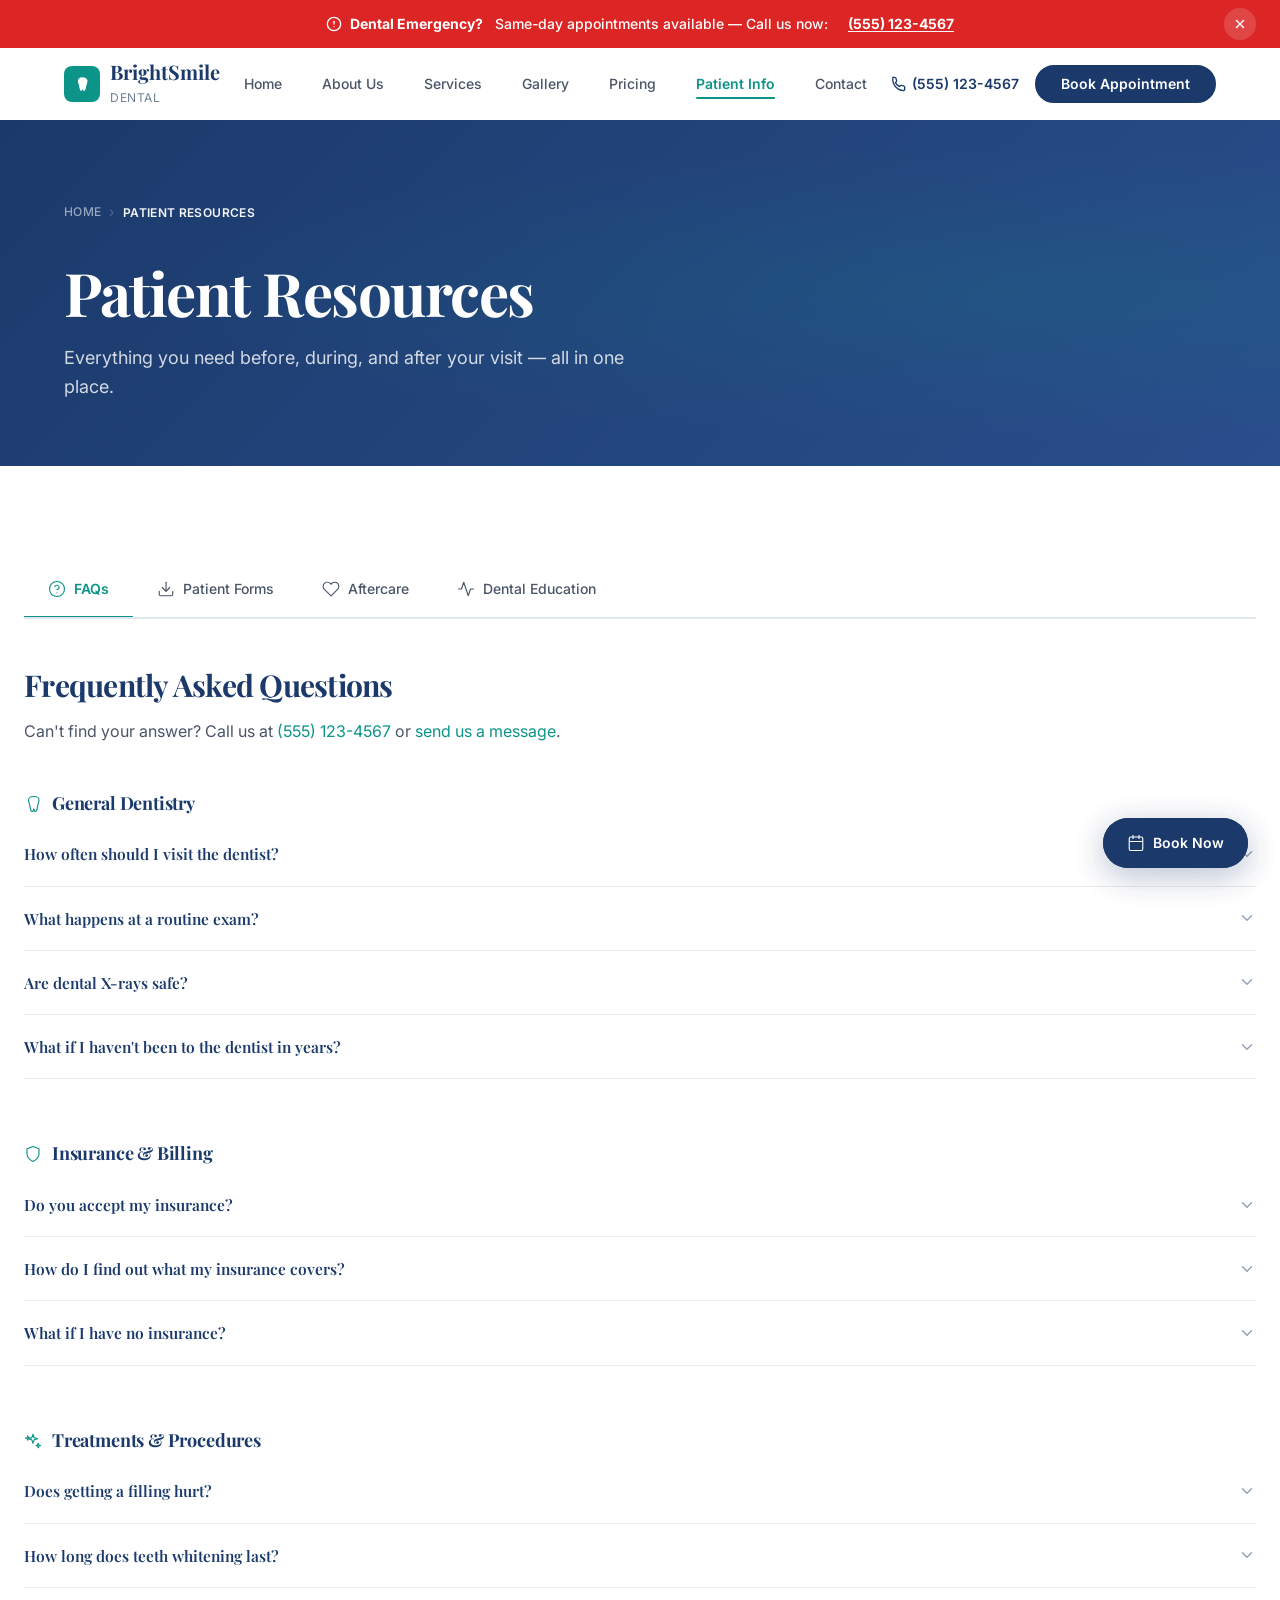
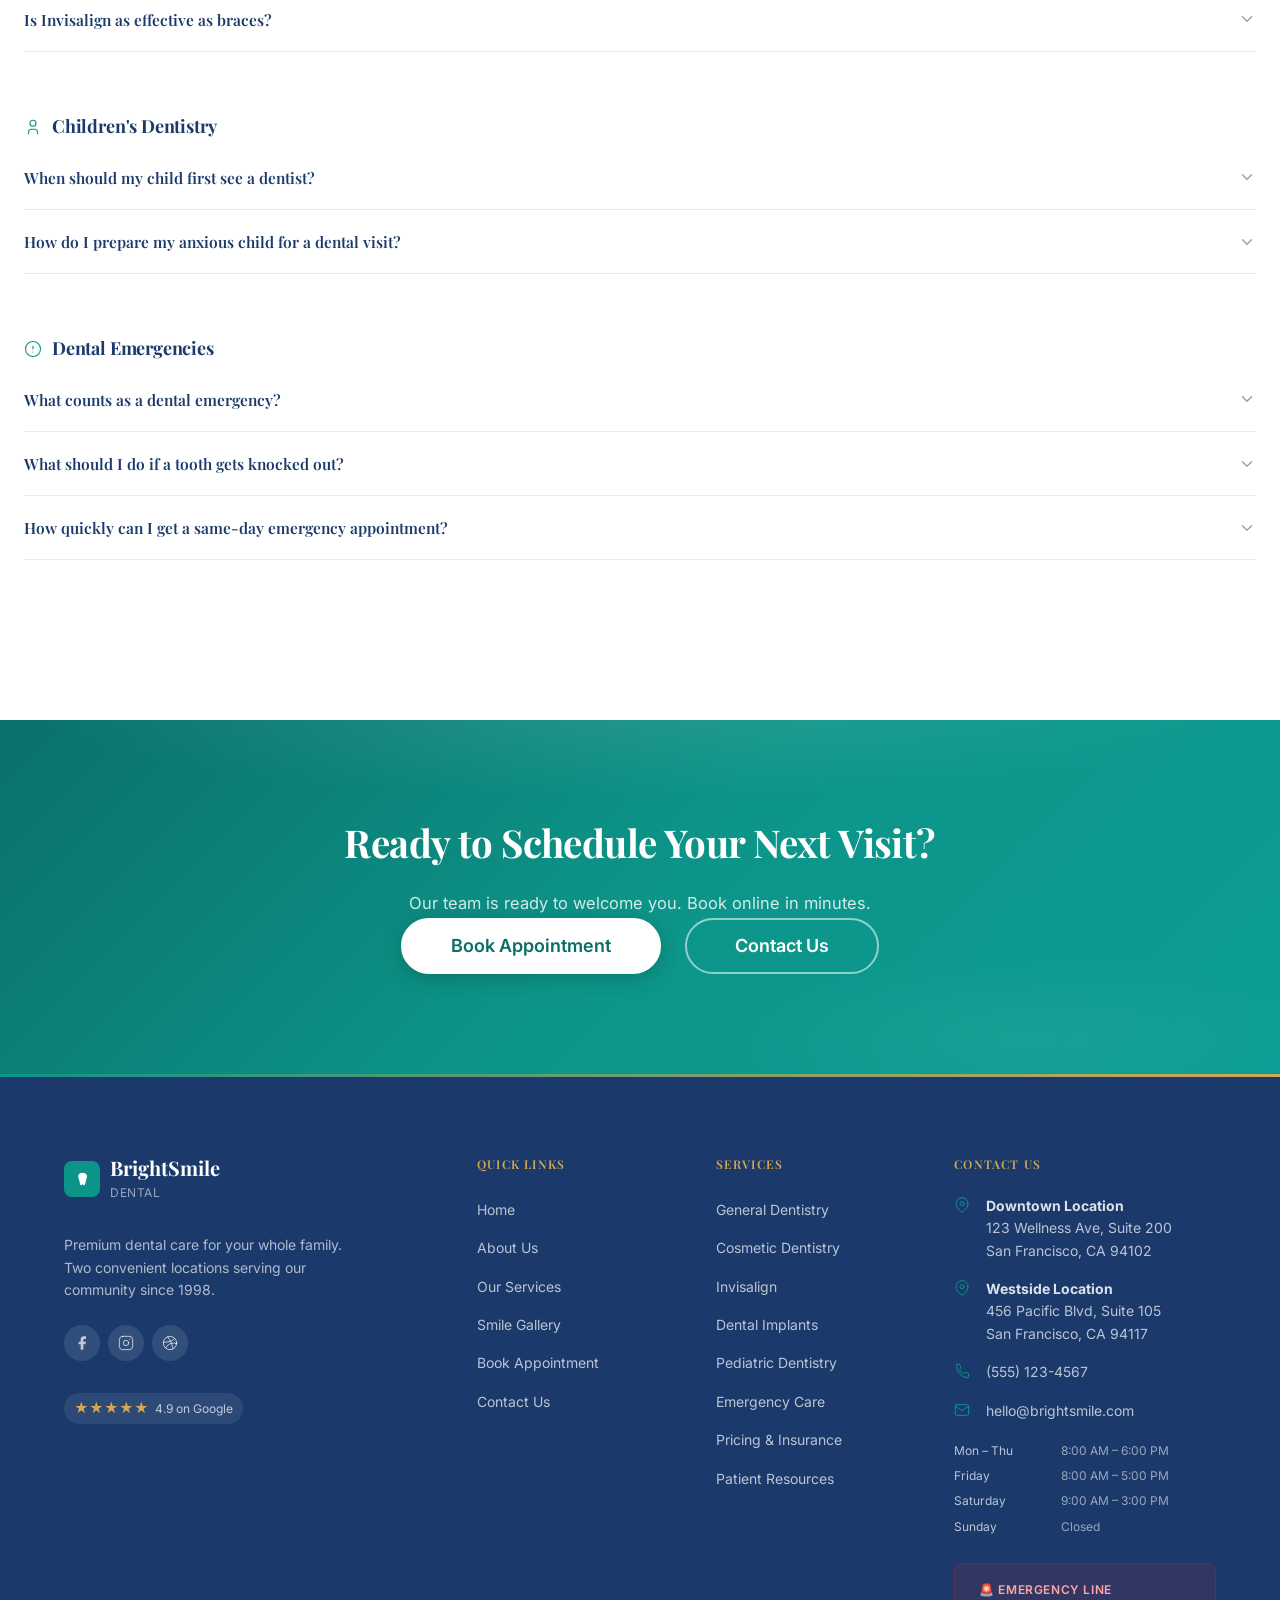
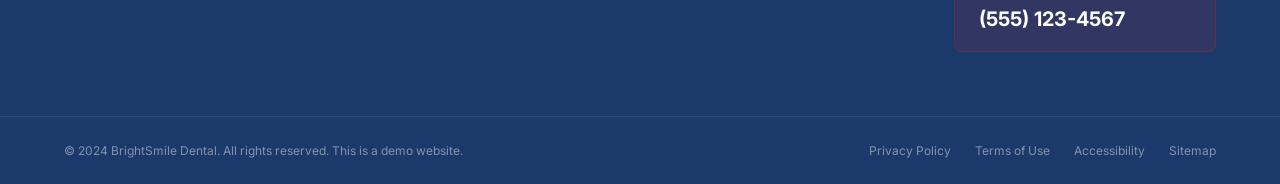
<file: resources.html>
<!DOCTYPE html>
<html lang="en">
<head>
  <meta charset="UTF-8" />
  <meta name="viewport" content="width=device-width, initial-scale=1" />
  <title>Patient Resources — BrightSmile Dental</title>
  <meta name="description" content="Access patient forms, FAQs, aftercare instructions, and dental education resources at BrightSmile Dental." />
  <meta property="og:title" content="Patient Resources — BrightSmile Dental" />
  <meta property="og:description" content="Forms, FAQs, aftercare guides, and dental education — everything you need as a BrightSmile patient." />
  <meta property="og:type" content="website" />

  <link rel="preconnect" href="https://fonts.googleapis.com" />
  <link rel="preconnect" href="https://fonts.gstatic.com" crossorigin />
  <link href="https://fonts.googleapis.com/css2?family=Inter:wght@400;500;600;700&family=Playfair+Display:wght@600;700&display=swap" rel="stylesheet" />

  <link rel="stylesheet" href="css/tokens.css" />
  <link rel="stylesheet" href="css/reset.css" />
  <link rel="stylesheet" href="css/base.css" />
  <link rel="stylesheet" href="css/layout.css" />
  <link rel="stylesheet" href="css/components.css" />
  <link rel="stylesheet" href="css/nav.css" />
  <link rel="stylesheet" href="css/footer.css" />
  <link rel="stylesheet" href="css/animations.css" />
  <link rel="stylesheet" href="css/modal.css" />
  <link rel="stylesheet" href="css/pages/resources.css" />
  <link rel="stylesheet" href="css/responsive.css" />
</head>
<body data-page="resources">

  <a href="#main-content" class="skip-link">Skip to main content</a>
  <div id="emergency-banner-container"></div>
  <div id="nav-container"></div>

  <main id="main-content">

    <!-- ── Page Hero ── -->
    <section class="page-hero page-hero--compact">
      <div class="container">
        <nav class="breadcrumb" aria-label="Breadcrumb">
          <ol>
            <li><a href="index.html">Home</a></li>
            <li aria-current="page">Patient Resources</li>
          </ol>
        </nav>
        <h1 class="page-hero__title reveal">Patient Resources</h1>
        <p class="page-hero__subtitle reveal">Everything you need before, during, and after your visit — all in one place.</p>
      </div>
    </section>

    <!-- ── Resources Tabs ── -->
    <section class="section resources-section">
      <div class="container container--wide">

        <!-- Tab Nav -->
        <div class="resources-tabs-nav" role="tablist" aria-label="Patient resource categories">
          <button class="resources-tab-btn is-active" role="tab" aria-selected="true" aria-controls="tab-faqs" id="rtab-faqs" data-tab="tab-faqs">
            <svg width="18" height="18" aria-hidden="true"><use href="assets/icons/sprite.svg#help-circle"/></svg>
            FAQs
          </button>
          <button class="resources-tab-btn" role="tab" aria-selected="false" aria-controls="tab-forms" id="rtab-forms" data-tab="tab-forms" tabindex="-1">
            <svg width="18" height="18" aria-hidden="true"><use href="assets/icons/sprite.svg#download"/></svg>
            Patient Forms
          </button>
          <button class="resources-tab-btn" role="tab" aria-selected="false" aria-controls="tab-aftercare" id="rtab-aftercare" data-tab="tab-aftercare" tabindex="-1">
            <svg width="18" height="18" aria-hidden="true"><use href="assets/icons/sprite.svg#heart"/></svg>
            Aftercare
          </button>
          <button class="resources-tab-btn" role="tab" aria-selected="false" aria-controls="tab-education" id="rtab-education" data-tab="tab-education" tabindex="-1">
            <svg width="18" height="18" aria-hidden="true"><use href="assets/icons/sprite.svg#activity"/></svg>
            Dental Education
          </button>
        </div>

        <!-- ────── FAQs Tab ────── -->
        <div class="resources-panel is-active" id="tab-faqs" role="tabpanel" aria-labelledby="rtab-faqs">
          <div class="resources-panel__intro">
            <h2>Frequently Asked Questions</h2>
            <p>Can't find your answer? Call us at <a href="tel:+15551234567" class="link">(555) 123-4567</a> or <a href="contact.html" class="link">send us a message</a>.</p>
          </div>

          <div class="accordion" id="faq-accordion">

            <!-- General -->
            <div class="faq-category">
              <h3 class="faq-category__title">
                <svg width="18" height="18" aria-hidden="true"><use href="assets/icons/sprite.svg#tooth"/></svg>
                General Dentistry
              </h3>
              <div class="accordion-item">
                <h4>
                  <button class="accordion-trigger" aria-expanded="false" aria-controls="faq-g1" id="faq-g1-btn">
                    How often should I visit the dentist?
                    <svg class="accordion-icon" width="18" height="18" aria-hidden="true"><use href="assets/icons/sprite.svg#chevron-down"/></svg>
                  </button>
                </h4>
                <div id="faq-g1" class="accordion-panel" role="region" aria-labelledby="faq-g1-btn" style="max-height:0;overflow:hidden">
                  <div class="accordion-panel__body">
                    <p>Most adults benefit from dental exams and cleanings every 6 months. Patients with a history of gum disease, cavities, or other risk factors may need more frequent visits — typically every 3–4 months. Dr. Chen or your treating dentist will recommend the right schedule for your specific needs.</p>
                  </div>
                </div>
              </div>
              <div class="accordion-item">
                <h4>
                  <button class="accordion-trigger" aria-expanded="false" aria-controls="faq-g2" id="faq-g2-btn">
                    What happens at a routine exam?
                    <svg class="accordion-icon" width="18" height="18" aria-hidden="true"><use href="assets/icons/sprite.svg#chevron-down"/></svg>
                  </button>
                </h4>
                <div id="faq-g2" class="accordion-panel" role="region" aria-labelledby="faq-g2-btn" style="max-height:0;overflow:hidden">
                  <div class="accordion-panel__body">
                    <p>A routine exam includes a thorough visual inspection of your teeth, gums, and oral tissues, X-rays (typically every 12–24 months), an oral cancer screening, gum health assessment (pocket depth measurements), and a professional cleaning. You'll receive a personalised report and recommendations at the end of your visit.</p>
                  </div>
                </div>
              </div>
              <div class="accordion-item">
                <h4>
                  <button class="accordion-trigger" aria-expanded="false" aria-controls="faq-g3" id="faq-g3-btn">
                    Are dental X-rays safe?
                    <svg class="accordion-icon" width="18" height="18" aria-hidden="true"><use href="assets/icons/sprite.svg#chevron-down"/></svg>
                  </button>
                </h4>
                <div id="faq-g3" class="accordion-panel" role="region" aria-labelledby="faq-g3-btn" style="max-height:0;overflow:hidden">
                  <div class="accordion-panel__body">
                    <p>Yes. Modern digital X-rays use up to 80% less radiation than traditional film X-rays. The amount of radiation from a full set of dental X-rays is less than you'd receive on a short flight. We use lead aprons and thyroid collars as standard practice, and we take X-rays only when clinically necessary.</p>
                  </div>
                </div>
              </div>
              <div class="accordion-item">
                <h4>
                  <button class="accordion-trigger" aria-expanded="false" aria-controls="faq-g4" id="faq-g4-btn">
                    What if I haven't been to the dentist in years?
                    <svg class="accordion-icon" width="18" height="18" aria-hidden="true"><use href="assets/icons/sprite.svg#chevron-down"/></svg>
                  </button>
                </h4>
                <div id="faq-g4" class="accordion-panel" role="region" aria-labelledby="faq-g4-btn" style="max-height:0;overflow:hidden">
                  <div class="accordion-panel__body">
                    <p>We see this often and we never judge. Our team will conduct a thorough assessment, catch up on any needed care, and create a manageable treatment plan at your pace. We prioritise what's most urgent first and will explain everything clearly before proceeding with any treatment.</p>
                  </div>
                </div>
              </div>
            </div>

            <!-- Insurance -->
            <div class="faq-category">
              <h3 class="faq-category__title">
                <svg width="18" height="18" aria-hidden="true"><use href="assets/icons/sprite.svg#shield"/></svg>
                Insurance &amp; Billing
              </h3>
              <div class="accordion-item">
                <h4>
                  <button class="accordion-trigger" aria-expanded="false" aria-controls="faq-i1" id="faq-i1-btn">
                    Do you accept my insurance?
                    <svg class="accordion-icon" width="18" height="18" aria-hidden="true"><use href="assets/icons/sprite.svg#chevron-down"/></svg>
                  </button>
                </h4>
                <div id="faq-i1" class="accordion-panel" role="region" aria-labelledby="faq-i1-btn" style="max-height:0;overflow:hidden">
                  <div class="accordion-panel__body">
                    <p>We are in-network with Aetna, Cigna, Delta Dental, MetLife, United Healthcare, Guardian, Humana, and Blue Cross Blue Shield. We also work with hundreds of other plans as an out-of-network provider. Call us to verify your specific plan.</p>
                  </div>
                </div>
              </div>
              <div class="accordion-item">
                <h4>
                  <button class="accordion-trigger" aria-expanded="false" aria-controls="faq-i2" id="faq-i2-btn">
                    How do I find out what my insurance covers?
                    <svg class="accordion-icon" width="18" height="18" aria-hidden="true"><use href="assets/icons/sprite.svg#chevron-down"/></svg>
                  </button>
                </h4>
                <div id="faq-i2" class="accordion-panel" role="region" aria-labelledby="faq-i2-btn" style="max-height:0;overflow:hidden">
                  <div class="accordion-panel__body">
                    <p>You can call the member services number on the back of your insurance card, or let us do it for you. Our billing team contacts your insurer before your first visit and provides you with a pre-treatment estimate outlining your expected costs. Use our <a href="pricing.html#insurance" class="link">insurance verification form</a> to get started.</p>
                  </div>
                </div>
              </div>
              <div class="accordion-item">
                <h4>
                  <button class="accordion-trigger" aria-expanded="false" aria-controls="faq-i3" id="faq-i3-btn">
                    What if I have no insurance?
                    <svg class="accordion-icon" width="18" height="18" aria-hidden="true"><use href="assets/icons/sprite.svg#chevron-down"/></svg>
                  </button>
                </h4>
                <div id="faq-i3" class="accordion-panel" role="region" aria-labelledby="faq-i3-btn" style="max-height:0;overflow:hidden">
                  <div class="accordion-panel__body">
                    <p>No insurance? No problem. Our <a href="pricing.html#membership" class="link">BrightSmile Membership Plans</a> start at just $29/month and cover your annual exams, cleanings, and X-rays. We also offer CareCredit financing and in-house payment plans. Everyone deserves a healthy smile.</p>
                  </div>
                </div>
              </div>
            </div>

            <!-- Treatments -->
            <div class="faq-category">
              <h3 class="faq-category__title">
                <svg width="18" height="18" aria-hidden="true"><use href="assets/icons/sprite.svg#sparkle"/></svg>
                Treatments &amp; Procedures
              </h3>
              <div class="accordion-item">
                <h4>
                  <button class="accordion-trigger" aria-expanded="false" aria-controls="faq-t1" id="faq-t1-btn">
                    Does getting a filling hurt?
                    <svg class="accordion-icon" width="18" height="18" aria-hidden="true"><use href="assets/icons/sprite.svg#chevron-down"/></svg>
                  </button>
                </h4>
                <div id="faq-t1" class="accordion-panel" role="region" aria-labelledby="faq-t1-btn" style="max-height:0;overflow:hidden">
                  <div class="accordion-panel__body">
                    <p>Modern fillings are performed under local anaesthetic so you won't feel pain during the procedure. You may feel mild pressure. Afterward, some sensitivity is normal for 1–2 days. We also offer nitrous oxide (laughing gas) for patients with dental anxiety.</p>
                  </div>
                </div>
              </div>
              <div class="accordion-item">
                <h4>
                  <button class="accordion-trigger" aria-expanded="false" aria-controls="faq-t2" id="faq-t2-btn">
                    How long does teeth whitening last?
                    <svg class="accordion-icon" width="18" height="18" aria-hidden="true"><use href="assets/icons/sprite.svg#chevron-down"/></svg>
                  </button>
                </h4>
                <div id="faq-t2" class="accordion-panel" role="region" aria-labelledby="faq-t2-btn" style="max-height:0;overflow:hidden">
                  <div class="accordion-panel__body">
                    <p>Professional whitening results typically last 1–3 years depending on your diet and lifestyle. Coffee, tea, red wine, and tobacco speed up re-staining. Touch-up treatments every 6–12 months can maintain your results. Take-home whitening trays make touch-ups easy and affordable.</p>
                  </div>
                </div>
              </div>
              <div class="accordion-item">
                <h4>
                  <button class="accordion-trigger" aria-expanded="false" aria-controls="faq-t3" id="faq-t3-btn">
                    Is Invisalign as effective as braces?
                    <svg class="accordion-icon" width="18" height="18" aria-hidden="true"><use href="assets/icons/sprite.svg#chevron-down"/></svg>
                  </button>
                </h4>
                <div id="faq-t3" class="accordion-panel" role="region" aria-labelledby="faq-t3-btn" style="max-height:0;overflow:hidden">
                  <div class="accordion-panel__body">
                    <p>For mild to moderate cases, Invisalign is equally effective as traditional braces and often faster. Complex bite corrections, severe rotations, or vertical tooth movement may still require traditional braces. Dr. Patel will evaluate your case and recommend the best option at your complimentary orthodontic consultation.</p>
                  </div>
                </div>
              </div>
            </div>

            <!-- Pediatric -->
            <div class="faq-category">
              <h3 class="faq-category__title">
                <svg width="18" height="18" aria-hidden="true"><use href="assets/icons/sprite.svg#child"/></svg>
                Children's Dentistry
              </h3>
              <div class="accordion-item">
                <h4>
                  <button class="accordion-trigger" aria-expanded="false" aria-controls="faq-p1" id="faq-p1-btn">
                    When should my child first see a dentist?
                    <svg class="accordion-icon" width="18" height="18" aria-hidden="true"><use href="assets/icons/sprite.svg#chevron-down"/></svg>
                  </button>
                </h4>
                <div id="faq-p1" class="accordion-panel" role="region" aria-labelledby="faq-p1-btn" style="max-height:0;overflow:hidden">
                  <div class="accordion-panel__body">
                    <p>The American Dental Association recommends a first dental visit by age 1, or within 6 months of the first tooth appearing. Early visits help identify development issues, establish good oral hygiene habits, and get children comfortable with the dental setting. First visits at BrightSmile are always complimentary.</p>
                  </div>
                </div>
              </div>
              <div class="accordion-item">
                <h4>
                  <button class="accordion-trigger" aria-expanded="false" aria-controls="faq-p2" id="faq-p2-btn">
                    How do I prepare my anxious child for a dental visit?
                    <svg class="accordion-icon" width="18" height="18" aria-hidden="true"><use href="assets/icons/sprite.svg#chevron-down"/></svg>
                  </button>
                </h4>
                <div id="faq-p2" class="accordion-panel" role="region" aria-labelledby="faq-p2-btn" style="max-height:0;overflow:hidden">
                  <div class="accordion-panel__body">
                    <p>Talk about the visit positively and avoid using words like "hurt," "shot," or "drill." Read books about dental visits, play pretend dentist at home, and let them bring a favourite toy. Dr. Okonkwo is specially trained in paediatric behaviour guidance and will go at your child's pace — tours of the equipment, tell-show-do, and lots of encouragement are part of every visit.</p>
                  </div>
                </div>
              </div>
            </div>

            <!-- Emergency -->
            <div class="faq-category">
              <h3 class="faq-category__title">
                <svg width="18" height="18" aria-hidden="true"><use href="assets/icons/sprite.svg#alert"/></svg>
                Dental Emergencies
              </h3>
              <div class="accordion-item">
                <h4>
                  <button class="accordion-trigger" aria-expanded="false" aria-controls="faq-e1" id="faq-e1-btn">
                    What counts as a dental emergency?
                    <svg class="accordion-icon" width="18" height="18" aria-hidden="true"><use href="assets/icons/sprite.svg#chevron-down"/></svg>
                  </button>
                </h4>
                <div id="faq-e1" class="accordion-panel" role="region" aria-labelledby="faq-e1-btn" style="max-height:0;overflow:hidden">
                  <div class="accordion-panel__body">
                    <p>Dental emergencies include: severe toothache, knocked-out tooth, cracked or broken tooth, lost crown or filling, dental abscess (swelling with fever or pus), soft tissue injuries, and jaw injuries. If in doubt, call us — we'd rather hear from you and determine it's not urgent than have you suffer needlessly.</p>
                  </div>
                </div>
              </div>
              <div class="accordion-item">
                <h4>
                  <button class="accordion-trigger" aria-expanded="false" aria-controls="faq-e2" id="faq-e2-btn">
                    What should I do if a tooth gets knocked out?
                    <svg class="accordion-icon" width="18" height="18" aria-hidden="true"><use href="assets/icons/sprite.svg#chevron-down"/></svg>
                  </button>
                </h4>
                <div id="faq-e2" class="accordion-panel" role="region" aria-labelledby="faq-e2-btn" style="max-height:0;overflow:hidden">
                  <div class="accordion-panel__body">
                    <ol style="padding-left:var(--space-4);margin:0">
                      <li style="margin-bottom:var(--space-2)">Pick up the tooth by the crown (white part), never the root</li>
                      <li style="margin-bottom:var(--space-2)">Rinse gently with water — do not scrub</li>
                      <li style="margin-bottom:var(--space-2)">Try to re-insert into the socket if possible, or store in milk or between cheek and gum</li>
                      <li style="margin-bottom:var(--space-2)">Call us immediately at <a href="tel:+15559119111" class="link">(555) 911-9111</a></li>
                      <li>Time is critical — best results within 30 minutes of injury</li>
                    </ol>
                  </div>
                </div>
              </div>
              <div class="accordion-item">
                <h4>
                  <button class="accordion-trigger" aria-expanded="false" aria-controls="faq-e3" id="faq-e3-btn">
                    How quickly can I get a same-day emergency appointment?
                    <svg class="accordion-icon" width="18" height="18" aria-hidden="true"><use href="assets/icons/sprite.svg#chevron-down"/></svg>
                  </button>
                </h4>
                <div id="faq-e3" class="accordion-panel" role="region" aria-labelledby="faq-e3-btn" style="max-height:0;overflow:hidden">
                  <div class="accordion-panel__body">
                    <p>We reserve emergency slots every day for urgent care. Call our emergency line at <a href="tel:+15559119111" class="link">(555) 911-9111</a> and we aim to see you within hours, not days. If you call before 9 AM, we can often accommodate you the same morning.</p>
                  </div>
                </div>
              </div>
            </div>

          </div><!-- /accordion -->
        </div>

        <!-- ────── Forms Tab ────── -->
        <div class="resources-panel" id="tab-forms" role="tabpanel" aria-labelledby="rtab-forms" hidden>
          <div class="resources-panel__intro">
            <h2>Patient Forms</h2>
            <p>Download and complete your forms before your visit to save time. Bring printed copies or email them to <a href="mailto:forms@brightsmile.com" class="link">forms@brightsmile.com</a>.</p>
          </div>

          <div class="forms-grid">
            <div class="form-download-card">
              <div class="form-download-card__icon" aria-hidden="true">
                <svg width="28" height="28"><use href="assets/icons/sprite.svg#download"/></svg>
              </div>
              <div class="form-download-card__content">
                <h3 class="form-download-card__title">New Patient Registration</h3>
                <p class="form-download-card__desc">Complete prior to your first visit. Includes personal information, medical history summary, and insurance details.</p>
                <p class="form-download-card__meta">PDF · 2 pages · Required for new patients</p>
              </div>
              <a href="#" class="btn btn--outline btn--sm" aria-label="Download New Patient Registration form">
                <svg width="14" height="14" aria-hidden="true"><use href="assets/icons/sprite.svg#download"/></svg>
                Download
              </a>
            </div>

            <div class="form-download-card">
              <div class="form-download-card__icon form-download-card__icon--teal" aria-hidden="true">
                <svg width="28" height="28"><use href="assets/icons/sprite.svg#heart"/></svg>
              </div>
              <div class="form-download-card__content">
                <h3 class="form-download-card__title">Medical History Form</h3>
                <p class="form-download-card__desc">Comprehensive medical history including current medications, allergies, and systemic conditions that may affect dental treatment.</p>
                <p class="form-download-card__meta">PDF · 3 pages · Required for new patients</p>
              </div>
              <a href="#" class="btn btn--outline btn--sm" aria-label="Download Medical History form">
                <svg width="14" height="14" aria-hidden="true"><use href="assets/icons/sprite.svg#download"/></svg>
                Download
              </a>
            </div>

            <div class="form-download-card">
              <div class="form-download-card__icon form-download-card__icon--gold" aria-hidden="true">
                <svg width="28" height="28"><use href="assets/icons/sprite.svg#shield"/></svg>
              </div>
              <div class="form-download-card__content">
                <h3 class="form-download-card__title">Insurance Authorization</h3>
                <p class="form-download-card__desc">Authorises BrightSmile Dental to bill your insurance company directly on your behalf and receive payment.</p>
                <p class="form-download-card__meta">PDF · 1 page · Required if using insurance</p>
              </div>
              <a href="#" class="btn btn--outline btn--sm" aria-label="Download Insurance Authorization form">
                <svg width="14" height="14" aria-hidden="true"><use href="assets/icons/sprite.svg#download"/></svg>
                Download
              </a>
            </div>

            <div class="form-download-card">
              <div class="form-download-card__icon form-download-card__icon--navy" aria-hidden="true">
                <svg width="28" height="28"><use href="assets/icons/sprite.svg#users"/></svg>
              </div>
              <div class="form-download-card__content">
                <h3 class="form-download-card__title">HIPAA Consent Form</h3>
                <p class="form-download-card__desc">Acknowledges receipt of our Notice of Privacy Practices and consents to the use of your health information for treatment and billing.</p>
                <p class="form-download-card__meta">PDF · 1 page · Required for all patients</p>
              </div>
              <a href="#" class="btn btn--outline btn--sm" aria-label="Download HIPAA Consent form">
                <svg width="14" height="14" aria-hidden="true"><use href="assets/icons/sprite.svg#download"/></svg>
                Download
              </a>
            </div>

            <div class="form-download-card">
              <div class="form-download-card__icon" aria-hidden="true">
                <svg width="28" height="28"><use href="assets/icons/sprite.svg#child"/></svg>
              </div>
              <div class="form-download-card__content">
                <h3 class="form-download-card__title">Pediatric Patient Form</h3>
                <p class="form-download-card__desc">For patients under 18. Includes parental/guardian consent, child medical history, and emergency contact information.</p>
                <p class="form-download-card__meta">PDF · 2 pages · Required for patients under 18</p>
              </div>
              <a href="#" class="btn btn--outline btn--sm" aria-label="Download Pediatric Patient form">
                <svg width="14" height="14" aria-hidden="true"><use href="assets/icons/sprite.svg#download"/></svg>
                Download
              </a>
            </div>

            <div class="form-download-card">
              <div class="form-download-card__icon form-download-card__icon--teal" aria-hidden="true">
                <svg width="28" height="28"><use href="assets/icons/sprite.svg#credit-card"/></svg>
              </div>
              <div class="form-download-card__content">
                <h3 class="form-download-card__title">Financial Agreement</h3>
                <p class="form-download-card__desc">Outlines your payment responsibilities, our payment plan options, and cancellation policy.</p>
                <p class="form-download-card__meta">PDF · 1 page · Optional but recommended</p>
              </div>
              <a href="#" class="btn btn--outline btn--sm" aria-label="Download Financial Agreement form">
                <svg width="14" height="14" aria-hidden="true"><use href="assets/icons/sprite.svg#download"/></svg>
                Download
              </a>
            </div>
          </div>

          <div class="forms-note">
            <svg width="18" height="18" aria-hidden="true"><use href="assets/icons/sprite.svg#alert"/></svg>
            <p>All forms are in PDF format. You'll need <a href="#" class="link">Adobe Acrobat Reader</a> (free) to open them. Completed forms can be brought to your appointment or emailed to <a href="mailto:forms@brightsmile.com" class="link">forms@brightsmile.com</a>.</p>
          </div>
        </div>

        <!-- ────── Aftercare Tab ────── -->
        <div class="resources-panel" id="tab-aftercare" role="tabpanel" aria-labelledby="rtab-aftercare" hidden>
          <div class="resources-panel__intro">
            <h2>Aftercare Instructions</h2>
            <p>Follow these guidelines after your procedure for the best recovery. Call us at <a href="tel:+15551234567" class="link">(555) 123-4567</a> if you have concerns.</p>
          </div>

          <div class="aftercare-grid">

            <div class="aftercare-card">
              <div class="aftercare-card__header">
                <div class="aftercare-card__icon" aria-hidden="true">
                  <svg width="24" height="24"><use href="assets/icons/sprite.svg#tooth"/></svg>
                </div>
                <h3 class="aftercare-card__title">After a Filling</h3>
              </div>
              <ol class="aftercare-card__steps">
                <li>Avoid eating on the treated side for 2 hours</li>
                <li>Numbness may last 2–4 hours — avoid hot foods and drinks until it subsides</li>
                <li>Some sensitivity to cold, heat, or pressure is normal for 1–2 weeks</li>
                <li>Take over-the-counter pain relief (ibuprofen/paracetamol) if needed</li>
                <li>If your bite feels uneven, call us for a quick free adjustment</li>
                <li>Brush and floss normally — the filling is hard immediately</li>
              </ol>
              <button class="aftercare-card__print btn btn--ghost btn--sm" onclick="window.print()">
                <svg width="14" height="14" aria-hidden="true"><use href="assets/icons/sprite.svg#download"/></svg>
                Print Instructions
              </button>
            </div>

            <div class="aftercare-card">
              <div class="aftercare-card__header">
                <div class="aftercare-card__icon aftercare-card__icon--teal" aria-hidden="true">
                  <svg width="24" height="24"><use href="assets/icons/sprite.svg#cross"/></svg>
                </div>
                <h3 class="aftercare-card__title">After a Tooth Extraction</h3>
              </div>
              <ol class="aftercare-card__steps">
                <li>Bite firmly on the gauze for 30–60 minutes to form a clot</li>
                <li>Do not rinse, spit, or use straws for 24 hours — this can dislodge the clot</li>
                <li>Apply ice packs (20 min on, 20 min off) for the first 24 hours</li>
                <li>Eat soft foods only — soup, yoghurt, mashed potatoes — for 2–3 days</li>
                <li>Take prescribed or over-the-counter pain medication as directed</li>
                <li>No smoking, alcohol, or vigorous exercise for 48 hours</li>
                <li>Gently rinse with warm salt water (1/4 tsp salt per cup) starting 24 hours after</li>
              </ol>
              <button class="aftercare-card__print btn btn--ghost btn--sm" onclick="window.print()">
                <svg width="14" height="14" aria-hidden="true"><use href="assets/icons/sprite.svg#download"/></svg>
                Print Instructions
              </button>
            </div>

            <div class="aftercare-card">
              <div class="aftercare-card__header">
                <div class="aftercare-card__icon aftercare-card__icon--gold" aria-hidden="true">
                  <svg width="24" height="24"><use href="assets/icons/sprite.svg#sparkle"/></svg>
                </div>
                <h3 class="aftercare-card__title">After Teeth Whitening</h3>
              </div>
              <ol class="aftercare-card__steps">
                <li>Avoid staining foods and drinks for 48 hours: coffee, tea, red wine, berries, soy sauce</li>
                <li>No smoking for at least 48 hours</li>
                <li>Tooth sensitivity is normal for 24–48 hours — use sensitive toothpaste</li>
                <li>You may use a straw for cold drinks to minimise contact with teeth</li>
                <li>Stick to "white foods": chicken, fish, pasta, bananas, yoghurt for 2 days</li>
                <li>Maintain results with whitening toothpaste and your take-home trays</li>
              </ol>
              <button class="aftercare-card__print btn btn--ghost btn--sm" onclick="window.print()">
                <svg width="14" height="14" aria-hidden="true"><use href="assets/icons/sprite.svg#download"/></svg>
                Print Instructions
              </button>
            </div>

            <div class="aftercare-card">
              <div class="aftercare-card__header">
                <div class="aftercare-card__icon aftercare-card__icon--navy" aria-hidden="true">
                  <svg width="24" height="24"><use href="assets/icons/sprite.svg#activity"/></svg>
                </div>
                <h3 class="aftercare-card__title">After a Root Canal</h3>
              </div>
              <ol class="aftercare-card__steps">
                <li>Avoid chewing on the treated tooth until the permanent crown is placed</li>
                <li>Take antibiotics if prescribed — complete the full course</li>
                <li>Pain and swelling typically subside within 2–3 days</li>
                <li>Take ibuprofen with food every 6–8 hours for the first 2 days</li>
                <li>Mild tenderness when biting is normal for 1–2 weeks</li>
                <li>Book your crown appointment within 2–4 weeks to protect the tooth</li>
              </ol>
              <button class="aftercare-card__print btn btn--ghost btn--sm" onclick="window.print()">
                <svg width="14" height="14" aria-hidden="true"><use href="assets/icons/sprite.svg#download"/></svg>
                Print Instructions
              </button>
            </div>

            <div class="aftercare-card">
              <div class="aftercare-card__header">
                <div class="aftercare-card__icon" aria-hidden="true">
                  <svg width="24" height="24"><use href="assets/icons/sprite.svg#align"/></svg>
                </div>
                <h3 class="aftercare-card__title">New Invisalign Aligners</h3>
              </div>
              <ol class="aftercare-card__steps">
                <li>Wear aligners 20–22 hours per day — remove only to eat and brush</li>
                <li>Some pressure and discomfort is normal for the first 2–3 days of each new tray</li>
                <li>Rinse aligners with cold water and clean with a soft toothbrush — no hot water</li>
                <li>Brush and floss before reinserting aligners to prevent staining and decay</li>
                <li>Store aligners in their case when not wearing — never in a napkin</li>
                <li>Carry your previous set as a backup — contact us immediately if aligners are lost</li>
              </ol>
              <button class="aftercare-card__print btn btn--ghost btn--sm" onclick="window.print()">
                <svg width="14" height="14" aria-hidden="true"><use href="assets/icons/sprite.svg#download"/></svg>
                Print Instructions
              </button>
            </div>

            <div class="aftercare-card">
              <div class="aftercare-card__header">
                <div class="aftercare-card__icon aftercare-card__icon--teal" aria-hidden="true">
                  <svg width="24" height="24"><use href="assets/icons/sprite.svg#implant"/></svg>
                </div>
                <h3 class="aftercare-card__title">After Implant Surgery</h3>
              </div>
              <ol class="aftercare-card__steps">
                <li>Bite on gauze for 45 minutes; change if still bleeding after 1 hour</li>
                <li>Apply ice packs for first 24 hours; swelling may peak at 48–72 hours</li>
                <li>Take all prescribed medications on schedule</li>
                <li>Eat very soft foods (yoghurt, smoothies, soup) for the first week</li>
                <li>Do not brush the implant site for 24 hours — gently rinse with saltwater</li>
                <li>No smoking for at least 2 weeks — smoking significantly impairs healing</li>
                <li>Attend all follow-up appointments for bone integration monitoring</li>
              </ol>
              <button class="aftercare-card__print btn btn--ghost btn--sm" onclick="window.print()">
                <svg width="14" height="14" aria-hidden="true"><use href="assets/icons/sprite.svg#download"/></svg>
                Print Instructions
              </button>
            </div>

          </div>
        </div>

        <!-- ────── Education Tab ────── -->
        <div class="resources-panel" id="tab-education" role="tabpanel" aria-labelledby="rtab-education" hidden>
          <div class="resources-panel__intro">
            <h2>Dental Education</h2>
            <p>Knowledge is your best defence against dental disease. Browse our patient education articles written by our clinical team.</p>
          </div>

          <div class="education-grid">

            <article class="education-card">
              <div class="education-card__icon" aria-hidden="true">
                <svg width="28" height="28"><use href="assets/icons/sprite.svg#tooth"/></svg>
              </div>
              <div class="education-card__content">
                <span class="badge badge--teal">Hygiene</span>
                <h3 class="education-card__title">The Right Way to Brush Your Teeth</h3>
                <p class="education-card__excerpt">Most people brush too hard or too fast. Learn the Modified Bass technique recommended by dental professionals — 2 minutes, 45° angle, gentle circular strokes.</p>
                <div class="education-card__tips">
                  <p class="education-card__tips-label">Key takeaways:</p>
                  <ul>
                    <li>Brush for a full 2 minutes, twice daily</li>
                    <li>Use a soft-bristled brush — medium/hard brushes damage enamel</li>
                    <li>Replace your brush every 3 months or after illness</li>
                    <li>Electric toothbrushes remove up to 21% more plaque</li>
                  </ul>
                </div>
              </div>
            </article>

            <article class="education-card">
              <div class="education-card__icon education-card__icon--teal" aria-hidden="true">
                <svg width="28" height="28"><use href="assets/icons/sprite.svg#activity"/></svg>
              </div>
              <div class="education-card__content">
                <span class="badge badge--teal">Hygiene</span>
                <h3 class="education-card__title">Why Flossing Matters More Than You Think</h3>
                <p class="education-card__excerpt">40% of your tooth surface is between teeth — completely unreachable by a toothbrush. Discover why flossing is non-negotiable and how to do it properly.</p>
                <div class="education-card__tips">
                  <p class="education-card__tips-label">Key takeaways:</p>
                  <ul>
                    <li>Floss once daily, ideally before bed</li>
                    <li>Curve floss into a C-shape around each tooth</li>
                    <li>Water flossers are a great alternative for braces or implants</li>
                    <li>Bleeding gums usually improve after 1–2 weeks of consistent flossing</li>
                  </ul>
                </div>
              </div>
            </article>

            <article class="education-card">
              <div class="education-card__icon education-card__icon--gold" aria-hidden="true">
                <svg width="28" height="28"><use href="assets/icons/sprite.svg#heart"/></svg>
              </div>
              <div class="education-card__content">
                <span class="badge badge--gold">Nutrition</span>
                <h3 class="education-card__title">Foods That Harm — and Help — Your Teeth</h3>
                <p class="education-card__excerpt">Your diet is one of the biggest factors in your dental health. Learn which foods to limit and which ones actually strengthen your teeth and gums.</p>
                <div class="education-card__tips">
                  <p class="education-card__tips-label">Key takeaways:</p>
                  <ul>
                    <li>Sugary and acidic foods fuel cavity-causing bacteria</li>
                    <li>Cheese, nuts, and leafy greens actively protect teeth</li>
                    <li>Wait 30 minutes after acidic foods before brushing</li>
                    <li>Drink water after meals to neutralise acids</li>
                  </ul>
                </div>
              </div>
            </article>

            <article class="education-card">
              <div class="education-card__icon education-card__icon--navy" aria-hidden="true">
                <svg width="28" height="28"><use href="assets/icons/sprite.svg#child"/></svg>
              </div>
              <div class="education-card__content">
                <span class="badge badge--navy">Children</span>
                <h3 class="education-card__title">Your Child's Dental Development: A Timeline</h3>
                <p class="education-card__excerpt">From the first tooth at 6 months to the wisdom teeth in the late teens — understand what's normal at every stage and when to seek guidance.</p>
                <div class="education-card__tips">
                  <p class="education-card__tips-label">Key takeaways:</p>
                  <ul>
                    <li>Baby teeth matter — they hold space for permanent teeth</li>
                    <li>First dental visit recommended by age 1</li>
                    <li>All 20 baby teeth usually present by age 3</li>
                    <li>Orthodontic evaluation recommended around age 7</li>
                  </ul>
                </div>
              </div>
            </article>

            <article class="education-card">
              <div class="education-card__icon" aria-hidden="true">
                <svg width="28" height="28"><use href="assets/icons/sprite.svg#alert"/></svg>
              </div>
              <div class="education-card__content">
                <span class="badge badge--muted">Gum Health</span>
                <h3 class="education-card__title">Understanding Gum Disease: Signs, Stages &amp; Prevention</h3>
                <p class="education-card__excerpt">Gum disease is the leading cause of adult tooth loss — and it's largely preventable. Recognise the warning signs before they become irreversible.</p>
                <div class="education-card__tips">
                  <p class="education-card__tips-label">Key takeaways:</p>
                  <ul>
                    <li>Bleeding gums are a warning, not normal</li>
                    <li>Gingivitis is reversible; periodontitis is not</li>
                    <li>Gum disease is linked to heart disease and diabetes</li>
                    <li>Professional cleaning every 6 months prevents most gum disease</li>
                  </ul>
                </div>
              </div>
            </article>

            <article class="education-card">
              <div class="education-card__icon education-card__icon--teal" aria-hidden="true">
                <svg width="28" height="28"><use href="assets/icons/sprite.svg#star"/></svg>
              </div>
              <div class="education-card__content">
                <span class="badge badge--teal">First Visit</span>
                <h3 class="education-card__title">What to Expect at Your First BrightSmile Visit</h3>
                <p class="education-card__excerpt">Never been here before? Here's exactly what happens from the moment you walk in to when you leave — no surprises, no anxiety.</p>
                <div class="education-card__tips">
                  <p class="education-card__tips-label">Key takeaways:</p>
                  <ul>
                    <li>Arrive 15 minutes early for paperwork (or download forms in advance)</li>
                    <li>Comprehensive exam takes about 60–90 minutes</li>
                    <li>You'll receive a full written treatment plan before leaving</li>
                    <li>You're always in control — no treatment without your consent</li>
                  </ul>
                </div>
              </div>
            </article>

          </div>
        </div>

      </div>
    </section>

    <!-- ── CTA Strip ── -->
    <section class="cta-strip cta-strip--teal">
      <div class="container">
        <div class="cta-strip__content reveal">
          <h2 class="cta-strip__title">Ready to Schedule Your Next Visit?</h2>
          <p class="cta-strip__sub">Our team is ready to welcome you. Book online in minutes.</p>
        </div>
        <div class="cta-strip__actions reveal">
          <a href="booking.html" class="btn btn--white btn--lg">Book Appointment</a>
          <a href="contact.html" class="btn btn--outline-white btn--lg">Contact Us</a>
        </div>
      </div>
    </section>

  </main>

  <div id="footer-container"></div>

  <a href="booking.html" class="floating-book-btn" aria-label="Book appointment">
    <svg width="20" height="20" aria-hidden="true"><use href="assets/icons/sprite.svg#calendar"/></svg>
    Book Now
  </a>

  <script type="module" src="js/main.js"></script>
</body>
</html>
</file>
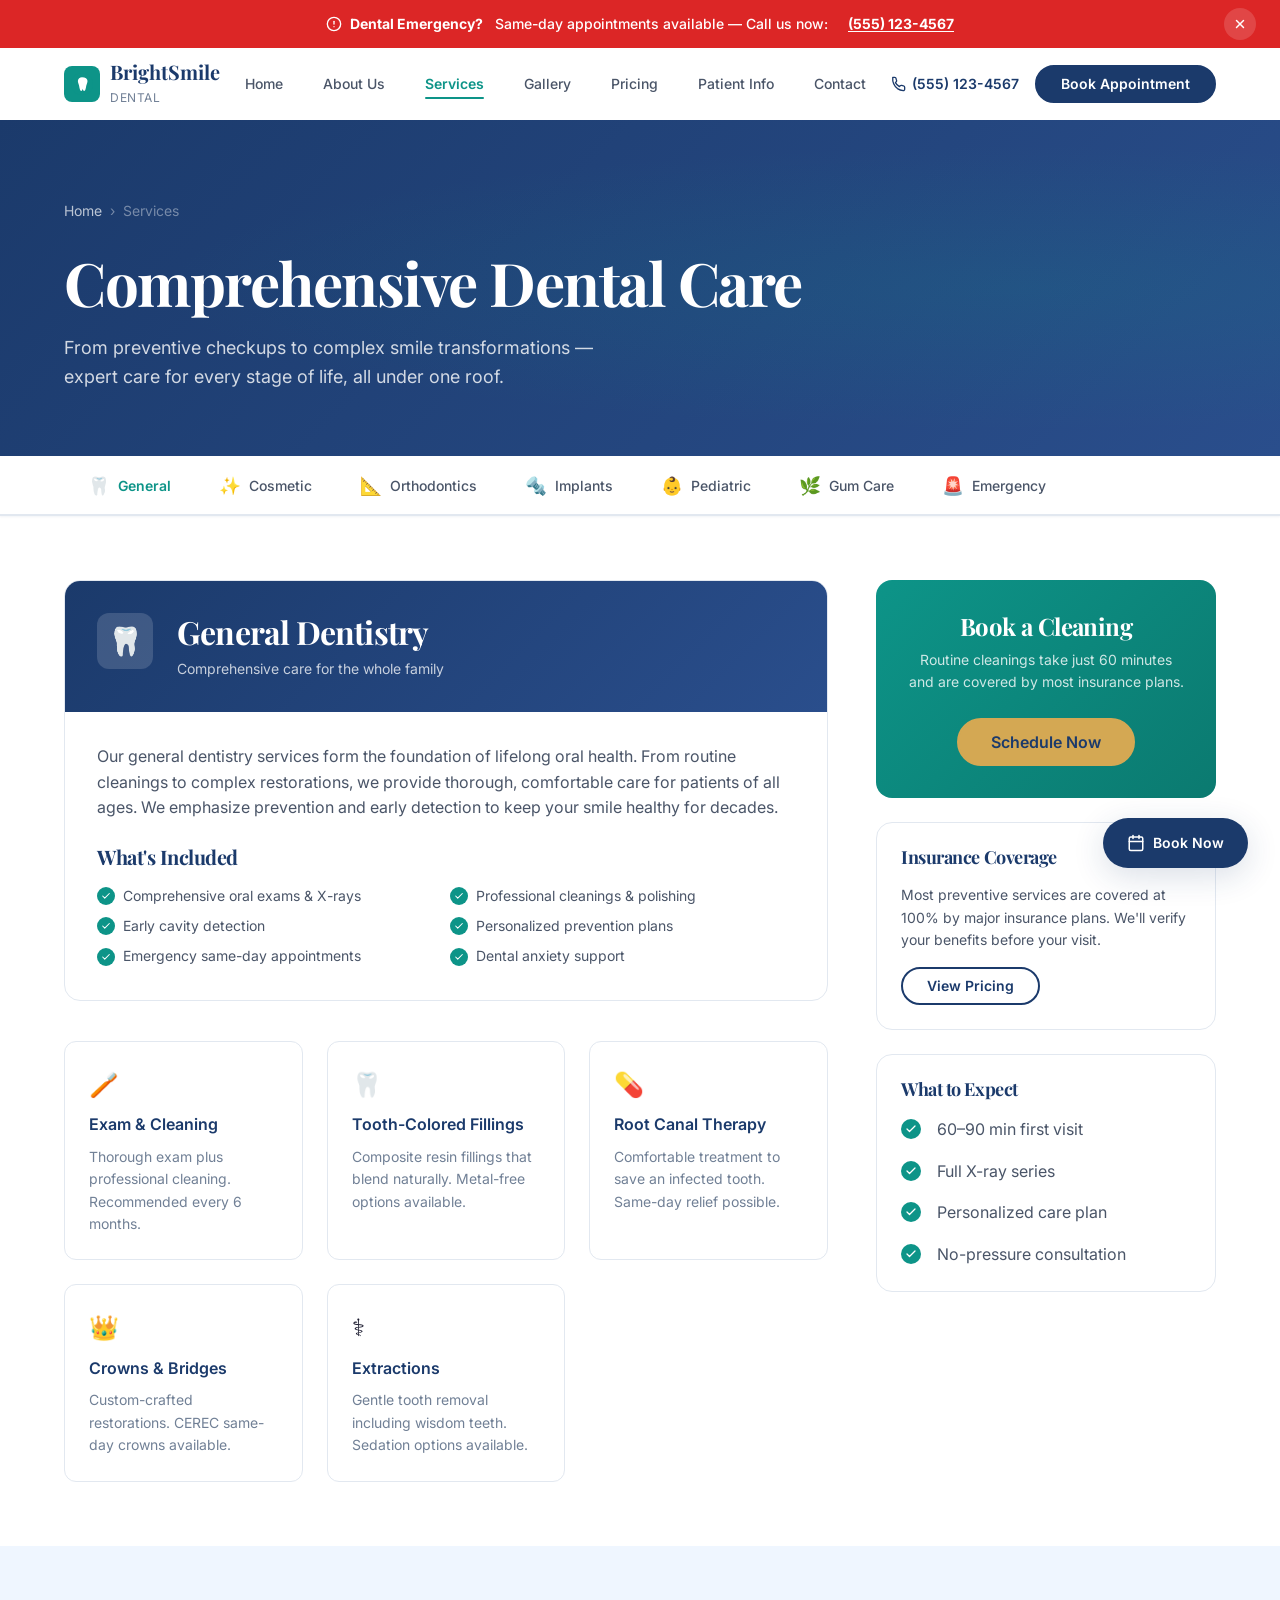
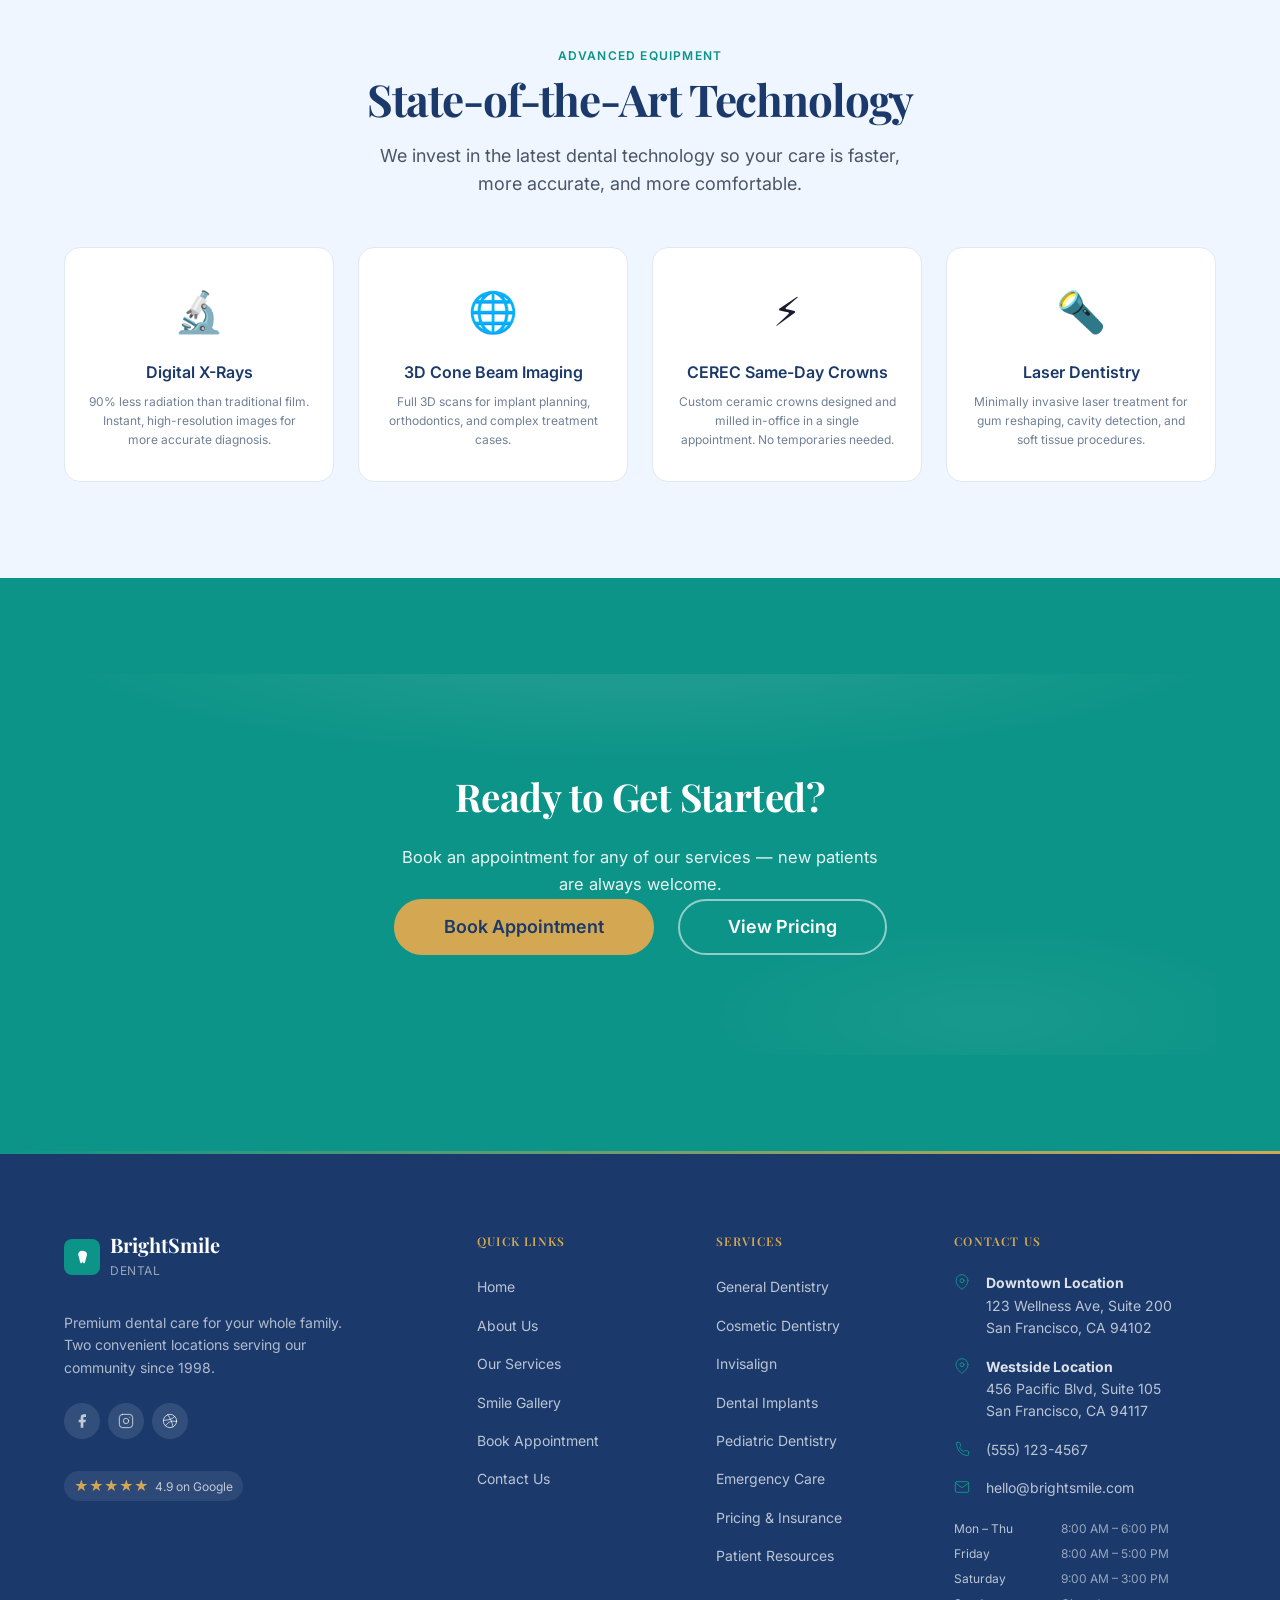
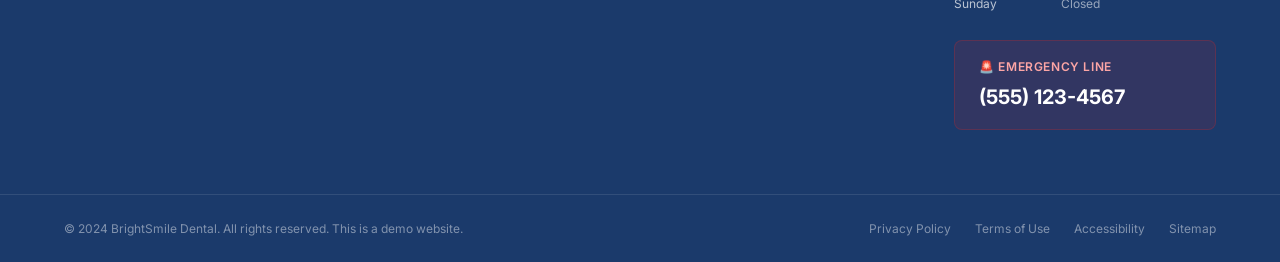
<file: services.html>
<!DOCTYPE html>
<html lang="en">
<head>
  <meta charset="UTF-8">
  <meta name="viewport" content="width=device-width, initial-scale=1.0">
  <meta name="description" content="BrightSmile Dental services — general, cosmetic, implants, orthodontics, pediatric, periodontal, and emergency dental care in San Francisco.">
  <title>Dental Services — BrightSmile Dental</title>
  <link rel="preconnect" href="https://fonts.googleapis.com">
  <link rel="preconnect" href="https://fonts.gstatic.com" crossorigin>
  <link href="https://fonts.googleapis.com/css2?family=Inter:wght@400;500;600;700&family=Playfair+Display:wght@400;700&display=swap" rel="stylesheet">
  <link rel="stylesheet" href="css/tokens.css">
  <link rel="stylesheet" href="css/reset.css">
  <link rel="stylesheet" href="css/base.css">
  <link rel="stylesheet" href="css/layout.css">
  <link rel="stylesheet" href="css/components.css">
  <link rel="stylesheet" href="css/nav.css">
  <link rel="stylesheet" href="css/footer.css">
  <link rel="stylesheet" href="css/animations.css">
  <link rel="stylesheet" href="css/modal.css">
  <link rel="stylesheet" href="css/pages/services.css">
  <link rel="stylesheet" href="css/responsive.css">
</head>
<body data-page="services">
  <div id="nav-container"></div>

  <main id="main-content">

    <!-- Page Hero -->
    <section class="page-hero" aria-labelledby="page-title">
      <div class="container page-hero__content">
        <nav class="page-hero__breadcrumb" aria-label="Breadcrumb">
          <a href="index.html">Home</a>
          <span aria-hidden="true">›</span>
          <span aria-current="page">Services</span>
        </nav>
        <h1 id="page-title">Comprehensive Dental Care</h1>
        <p>From preventive checkups to complex smile transformations — expert care for every stage of life, all under one roof.</p>
      </div>
    </section>

    <!-- ═══ SERVICE TABS ═══ -->
    <div class="services-tabs" role="navigation" aria-label="Service categories">
      <div class="container" style="padding:0;">
        <div class="services-tabs__list" role="tablist" aria-label="Select a service category">
          <button class="services-tabs__btn is-active" role="tab" aria-selected="true" aria-controls="panel-general" data-tab="panel-general" id="tab-general">
            <span class="services-tabs__icon" aria-hidden="true">🦷</span> General
          </button>
          <button class="services-tabs__btn" role="tab" aria-selected="false" aria-controls="panel-cosmetic" data-tab="panel-cosmetic" id="tab-cosmetic">
            <span class="services-tabs__icon" aria-hidden="true">✨</span> Cosmetic
          </button>
          <button class="services-tabs__btn" role="tab" aria-selected="false" aria-controls="panel-orthodontics" data-tab="panel-orthodontics" id="tab-orthodontics">
            <span class="services-tabs__icon" aria-hidden="true">📐</span> Orthodontics
          </button>
          <button class="services-tabs__btn" role="tab" aria-selected="false" aria-controls="panel-implants" data-tab="panel-implants" id="tab-implants">
            <span class="services-tabs__icon" aria-hidden="true">🔩</span> Implants
          </button>
          <button class="services-tabs__btn" role="tab" aria-selected="false" aria-controls="panel-pediatric" data-tab="panel-pediatric" id="tab-pediatric">
            <span class="services-tabs__icon" aria-hidden="true">👶</span> Pediatric
          </button>
          <button class="services-tabs__btn" role="tab" aria-selected="false" aria-controls="panel-periodontal" data-tab="panel-periodontal" id="tab-periodontal">
            <span class="services-tabs__icon" aria-hidden="true">🌿</span> Gum Care
          </button>
          <button class="services-tabs__btn" role="tab" aria-selected="false" aria-controls="panel-emergency" data-tab="panel-emergency" id="tab-emergency">
            <span class="services-tabs__icon" aria-hidden="true">🚨</span> Emergency
          </button>
        </div>
      </div>
    </div>

    <!-- ═══ SERVICE PANELS ═══ -->
    <div class="container">

      <!-- General -->
      <div class="service-panel is-active" id="panel-general" role="tabpanel" aria-labelledby="tab-general">
        <div class="service-panel__layout">
          <div>
            <div class="service-detail reveal">
              <div class="service-detail__header">
                <div class="service-detail__icon" aria-hidden="true">🦷</div>
                <div>
                  <h2 class="service-detail__title">General Dentistry</h2>
                  <p class="service-detail__tagline">Comprehensive care for the whole family</p>
                </div>
              </div>
              <div class="service-detail__body">
                <p>Our general dentistry services form the foundation of lifelong oral health. From routine cleanings to complex restorations, we provide thorough, comfortable care for patients of all ages. We emphasize prevention and early detection to keep your smile healthy for decades.</p>
                <h3 class="service-detail__section-title">What's Included</h3>
                <ul class="service-detail__benefits">
                  <li class="service-detail__benefit">Comprehensive oral exams &amp; X-rays</li>
                  <li class="service-detail__benefit">Professional cleanings &amp; polishing</li>
                  <li class="service-detail__benefit">Early cavity detection</li>
                  <li class="service-detail__benefit">Personalized prevention plans</li>
                  <li class="service-detail__benefit">Emergency same-day appointments</li>
                  <li class="service-detail__benefit">Dental anxiety support</li>
                </ul>
              </div>
            </div>
            <div class="sub-services-grid reveal">
              <div class="sub-service-card"><div class="sub-service-card__emoji">🪥</div><div class="sub-service-card__title">Exam &amp; Cleaning</div><div class="sub-service-card__desc">Thorough exam plus professional cleaning. Recommended every 6 months.</div></div>
              <div class="sub-service-card"><div class="sub-service-card__emoji">🦷</div><div class="sub-service-card__title">Tooth-Colored Fillings</div><div class="sub-service-card__desc">Composite resin fillings that blend naturally. Metal-free options available.</div></div>
              <div class="sub-service-card"><div class="sub-service-card__emoji">💊</div><div class="sub-service-card__title">Root Canal Therapy</div><div class="sub-service-card__desc">Comfortable treatment to save an infected tooth. Same-day relief possible.</div></div>
              <div class="sub-service-card"><div class="sub-service-card__emoji">👑</div><div class="sub-service-card__title">Crowns &amp; Bridges</div><div class="sub-service-card__desc">Custom-crafted restorations. CEREC same-day crowns available.</div></div>
              <div class="sub-service-card"><div class="sub-service-card__emoji">⚕️</div><div class="sub-service-card__title">Extractions</div><div class="sub-service-card__desc">Gentle tooth removal including wisdom teeth. Sedation options available.</div></div>
            </div>
          </div>
          <aside class="service-sidebar" aria-label="General dentistry quick info">
            <div class="service-sidebar__cta">
              <h4>Book a Cleaning</h4>
              <p>Routine cleanings take just 60 minutes and are covered by most insurance plans.</p>
              <a href="booking.html" class="btn btn--gold">Schedule Now</a>
            </div>
            <div class="service-sidebar__card">
              <h4 class="service-sidebar__title">Insurance Coverage</h4>
              <p style="font-size:var(--text-sm);color:var(--color-text-secondary);">Most preventive services are covered at 100% by major insurance plans. We'll verify your benefits before your visit.</p>
              <a href="pricing.html" class="btn btn--outline btn--sm" style="margin-top:1rem;">View Pricing</a>
            </div>
            <div class="service-sidebar__card">
              <h4 class="service-sidebar__title">What to Expect</h4>
              <ul class="check-list" style="font-size:var(--text-sm);">
                <li>60–90 min first visit</li>
                <li>Full X-ray series</li>
                <li>Personalized care plan</li>
                <li>No-pressure consultation</li>
              </ul>
            </div>
          </aside>
        </div>
      </div>

      <!-- Cosmetic -->
      <div class="service-panel" id="panel-cosmetic" role="tabpanel" aria-labelledby="tab-cosmetic">
        <div class="service-panel__layout">
          <div>
            <div class="service-detail reveal">
              <div class="service-detail__header">
                <div class="service-detail__icon" aria-hidden="true">✨</div>
                <div>
                  <h2 class="service-detail__title">Cosmetic Dentistry</h2>
                  <p class="service-detail__tagline">Transform your smile, transform your confidence</p>
                </div>
              </div>
              <div class="service-detail__body">
                <p>Our cosmetic dentistry services are tailored to your unique smile goals. Whether you want subtle improvements or a complete transformation, Dr. Okafor brings artistry and precision to every case. Each treatment plan begins with a thorough consultation and digital smile preview.</p>
                <h3 class="service-detail__section-title">Why Patients Choose Us for Cosmetics</h3>
                <ul class="service-detail__benefits">
                  <li class="service-detail__benefit">Digital smile preview before treatment</li>
                  <li class="service-detail__benefit">Natural-looking, long-lasting results</li>
                  <li class="service-detail__benefit">Minimally invasive techniques</li>
                  <li class="service-detail__benefit">AACD-member cosmetic specialist</li>
                  <li class="service-detail__benefit">Combined treatment planning</li>
                  <li class="service-detail__benefit">Financing from $89/month</li>
                </ul>
              </div>
            </div>
            <div class="sub-services-grid reveal">
              <div class="sub-service-card"><div class="sub-service-card__emoji">⚡</div><div class="sub-service-card__title">Teeth Whitening</div><div class="sub-service-card__desc">Up to 8 shades brighter in one in-office appointment.</div></div>
              <div class="sub-service-card"><div class="sub-service-card__emoji">✨</div><div class="sub-service-card__title">Porcelain Veneers</div><div class="sub-service-card__desc">Ultra-thin shells that reshape, recolor, and restore your smile permanently.</div></div>
              <div class="sub-service-card"><div class="sub-service-card__emoji">🎨</div><div class="sub-service-card__title">Dental Bonding</div><div class="sub-service-card__desc">Repair chips, gaps, or discoloration — no prep required in most cases.</div></div>
              <div class="sub-service-card"><div class="sub-service-card__emoji">😁</div><div class="sub-service-card__title">Smile Makeover</div><div class="sub-service-card__desc">Full transformation combining multiple cosmetic treatments.</div></div>
              <div class="sub-service-card"><div class="sub-service-card__emoji">🔬</div><div class="sub-service-card__title">Gum Contouring</div><div class="sub-service-card__desc">Laser gum reshaping to balance your gum line.</div></div>
            </div>
          </div>
          <aside class="service-sidebar" aria-label="Cosmetic dentistry quick info">
            <div class="service-sidebar__cta">
              <h4>Free Smile Consultation</h4>
              <p>Not sure which treatment is right for you? Start with a free consultation and digital preview.</p>
              <a href="booking.html" class="btn btn--gold">Book Consultation</a>
            </div>
            <div class="service-sidebar__card">
              <h4 class="service-sidebar__title">Gallery</h4>
              <p style="font-size:var(--text-sm);color:var(--color-text-secondary);">See real before &amp; after results from our cosmetic patients.</p>
              <a href="gallery.html" class="btn btn--outline btn--sm" style="margin-top:1rem;">View Gallery</a>
            </div>
          </aside>
        </div>
      </div>

      <!-- Orthodontics -->
      <div class="service-panel" id="panel-orthodontics" role="tabpanel" aria-labelledby="tab-orthodontics">
        <div class="service-panel__layout">
          <div>
            <div class="service-detail reveal">
              <div class="service-detail__header">
                <div class="service-detail__icon" aria-hidden="true">📐</div>
                <div>
                  <h2 class="service-detail__title">Orthodontics &amp; Aligners</h2>
                  <p class="service-detail__tagline">Straight, confident smiles for teens and adults</p>
                </div>
              </div>
              <div class="service-detail__body">
                <p>Straightening your teeth does more than improve appearance — it also improves bite function, makes teeth easier to clean, and reduces wear. We offer Invisalign clear aligners and traditional braces with flexible payment plans for teens and adults.</p>
                <h3 class="service-detail__section-title">Benefits of Orthodontic Treatment</h3>
                <ul class="service-detail__benefits">
                  <li class="service-detail__benefit">Free Invisalign consultation</li>
                  <li class="service-detail__benefit">Clear aligners virtually invisible</li>
                  <li class="service-detail__benefit">Accelerated treatment options</li>
                  <li class="service-detail__benefit">Flexible payment plans</li>
                  <li class="service-detail__benefit">In-house certified provider</li>
                  <li class="service-detail__benefit">Digital treatment preview</li>
                </ul>
              </div>
            </div>
            <div class="sub-services-grid reveal">
              <div class="sub-service-card"><div class="sub-service-card__emoji">📐</div><div class="sub-service-card__title">Invisalign</div><div class="sub-service-card__desc">Clear, removable aligners. Virtually invisible and comfortable.</div></div>
              <div class="sub-service-card"><div class="sub-service-card__emoji">⚙️</div><div class="sub-service-card__title">Traditional Braces</div><div class="sub-service-card__desc">Metal or ceramic braces for complex alignment cases.</div></div>
              <div class="sub-service-card"><div class="sub-service-card__emoji">🏥</div><div class="sub-service-card__title">Retainers</div><div class="sub-service-card__desc">Custom retainers to maintain your perfect smile after treatment.</div></div>
            </div>
          </div>
          <aside class="service-sidebar" aria-label="Orthodontics quick info">
            <div class="service-sidebar__cta">
              <h4>Free Invisalign Consult</h4>
              <p>Find out if Invisalign is right for you — completely free, no obligation.</p>
              <a href="booking.html" class="btn btn--gold">Book Free Consult</a>
            </div>
            <div class="service-sidebar__card">
              <h4 class="service-sidebar__title">Treatment Timeline</h4>
              <ul class="check-list" style="font-size:var(--text-sm);">
                <li>Mild cases: 6–9 months</li>
                <li>Moderate cases: 12–18 months</li>
                <li>Complex cases: 18–24 months</li>
              </ul>
            </div>
          </aside>
        </div>
      </div>

      <!-- Implants -->
      <div class="service-panel" id="panel-implants" role="tabpanel" aria-labelledby="tab-implants">
        <div class="service-panel__layout">
          <div>
            <div class="service-detail reveal">
              <div class="service-detail__header">
                <div class="service-detail__icon" aria-hidden="true">🔩</div>
                <div>
                  <h2 class="service-detail__title">Dental Implants</h2>
                  <p class="service-detail__tagline">Permanent solutions for missing teeth</p>
                </div>
              </div>
              <div class="service-detail__body">
                <p>Dental implants are the gold standard for replacing missing teeth — they look, feel, and function exactly like natural teeth. Our implant patients consistently report high satisfaction and restored confidence. We offer single implants through full-arch All-on-4 solutions.</p>
                <h3 class="service-detail__section-title">Why Choose Implants</h3>
                <ul class="service-detail__benefits">
                  <li class="service-detail__benefit">Lifetime solution with proper care</li>
                  <li class="service-detail__benefit">100% natural look and feel</li>
                  <li class="service-detail__benefit">Preserves jawbone density</li>
                  <li class="service-detail__benefit">No need to modify adjacent teeth</li>
                  <li class="service-detail__benefit">All-on-4 full-arch available</li>
                  <li class="service-detail__benefit">Financing from $89/month</li>
                </ul>
              </div>
            </div>
            <div class="sub-services-grid reveal">
              <div class="sub-service-card"><div class="sub-service-card__emoji">🔩</div><div class="sub-service-card__title">Single Tooth Implant</div><div class="sub-service-card__desc">Replace one missing tooth permanently with titanium implant + crown.</div></div>
              <div class="sub-service-card"><div class="sub-service-card__emoji">🌉</div><div class="sub-service-card__title">Implant Bridge</div><div class="sub-service-card__desc">Replace multiple adjacent teeth with implant-supported bridge.</div></div>
              <div class="sub-service-card"><div class="sub-service-card__emoji">🦷</div><div class="sub-service-card__title">All-on-4</div><div class="sub-service-card__desc">Full upper or lower arch replacement on just four implants.</div></div>
              <div class="sub-service-card"><div class="sub-service-card__emoji">⚕️</div><div class="sub-service-card__title">Bone Grafting</div><div class="sub-service-card__desc">Rebuild bone density in preparation for implant placement.</div></div>
            </div>
          </div>
          <aside class="service-sidebar" aria-label="Implants quick info">
            <div class="service-sidebar__cta">
              <h4>Implant Consultation</h4>
              <p>Find out if you're a candidate. Includes imaging assessment and treatment estimate.</p>
              <a href="booking.html" class="btn btn--gold">Book Consultation</a>
            </div>
            <div class="service-sidebar__card">
              <h4 class="service-sidebar__title">Financing Available</h4>
              <p style="font-size:var(--text-sm);color:var(--color-text-secondary);">Implants from $89/month with approved credit. CareCredit &amp; in-house plans available.</p>
              <a href="pricing.html" class="btn btn--outline btn--sm" style="margin-top:1rem;">See Financing</a>
            </div>
          </aside>
        </div>
      </div>

      <!-- Pediatric -->
      <div class="service-panel" id="panel-pediatric" role="tabpanel" aria-labelledby="tab-pediatric">
        <div class="service-panel__layout">
          <div>
            <div class="service-detail reveal">
              <div class="service-detail__header">
                <div class="service-detail__icon" aria-hidden="true">👶</div>
                <div>
                  <h2 class="service-detail__title">Pediatric Dentistry</h2>
                  <p class="service-detail__tagline">Gentle, fun dental care for your little ones</p>
                </div>
              </div>
              <div class="service-detail__body">
                <p>Dr. Patel and our pediatric team create positive dental experiences that set kids up for a lifetime of healthy smiles. Our office has a dedicated children's area with a friendly team trained in managing dental anxiety in young patients.</p>
                <h3 class="service-detail__section-title">What Parents Love About Us</h3>
                <ul class="service-detail__benefits">
                  <li class="service-detail__benefit">Board-certified pediatric specialist</li>
                  <li class="service-detail__benefit">Child-friendly office environment</li>
                  <li class="service-detail__benefit">Gentle techniques for anxious kids</li>
                  <li class="service-detail__benefit">First visit from age 1 recommended</li>
                  <li class="service-detail__benefit">Preventive sealants &amp; fluoride</li>
                  <li class="service-detail__benefit">Fun rewards program</li>
                </ul>
              </div>
            </div>
            <div class="sub-services-grid reveal">
              <div class="sub-service-card"><div class="sub-service-card__emoji">🌟</div><div class="sub-service-card__title">Children's Exam &amp; Cleaning</div><div class="sub-service-card__desc">Gentle exam and polishing tailored for kids — fun and positive from visit one.</div></div>
              <div class="sub-service-card"><div class="sub-service-card__emoji">🛡️</div><div class="sub-service-card__title">Dental Sealants</div><div class="sub-service-card__desc">Protective coating on back teeth — quick, painless, highly effective.</div></div>
              <div class="sub-service-card"><div class="sub-service-card__emoji">💧</div><div class="sub-service-card__title">Fluoride Treatment</div><div class="sub-service-card__desc">Strengthen enamel and prevent decay in growing teeth.</div></div>
              <div class="sub-service-card"><div class="sub-service-card__emoji">👋</div><div class="sub-service-card__title">First Visit Guide</div><div class="sub-service-card__desc">Special welcome visit for toddlers — relaxed and educational.</div></div>
            </div>
          </div>
          <aside class="service-sidebar" aria-label="Pediatric dentistry quick info">
            <div class="service-sidebar__cta">
              <h4>Book for Your Child</h4>
              <p>We recommend the first dental visit by age 1, or when the first tooth appears.</p>
              <a href="booking.html" class="btn btn--gold">Book Child's Visit</a>
            </div>
          </aside>
        </div>
      </div>

      <!-- Periodontal -->
      <div class="service-panel" id="panel-periodontal" role="tabpanel" aria-labelledby="tab-periodontal">
        <div class="service-panel__layout">
          <div>
            <div class="service-detail reveal">
              <div class="service-detail__header">
                <div class="service-detail__icon" aria-hidden="true">🌿</div>
                <div>
                  <h2 class="service-detail__title">Gum &amp; Periodontal Care</h2>
                  <p class="service-detail__tagline">Healthy gums are the foundation of a healthy smile</p>
                </div>
              </div>
              <div class="service-detail__body">
                <p>Gum disease affects nearly half of adults over 30 and is a leading cause of tooth loss. Our periodontal team offers comprehensive gum disease treatment — from gentle deep cleanings to advanced gum therapy — to protect both your oral and overall health.</p>
                <h3 class="service-detail__section-title">Signs You May Need Gum Care</h3>
                <ul class="service-detail__benefits">
                  <li class="service-detail__benefit">Bleeding when brushing or flossing</li>
                  <li class="service-detail__benefit">Swollen, red, or tender gums</li>
                  <li class="service-detail__benefit">Receding gum line</li>
                  <li class="service-detail__benefit">Persistent bad breath</li>
                  <li class="service-detail__benefit">Loose or shifting teeth</li>
                  <li class="service-detail__benefit">Pain when chewing</li>
                </ul>
              </div>
            </div>
            <div class="sub-services-grid reveal">
              <div class="sub-service-card"><div class="sub-service-card__emoji">🌿</div><div class="sub-service-card__title">Deep Cleaning (SRP)</div><div class="sub-service-card__desc">Scaling and root planing removes tartar buildup below the gum line.</div></div>
              <div class="sub-service-card"><div class="sub-service-card__emoji">💊</div><div class="sub-service-card__title">Gum Disease Therapy</div><div class="sub-service-card__desc">Comprehensive protocol to halt gum disease progression.</div></div>
              <div class="sub-service-card"><div class="sub-service-card__emoji">⚕️</div><div class="sub-service-card__title">Gum Grafting Consultation</div><div class="sub-service-card__desc">Restore gum tissue and protect tooth roots from recession.</div></div>
            </div>
          </div>
          <aside class="service-sidebar" aria-label="Gum care quick info">
            <div class="service-sidebar__cta">
              <h4>Gum Health Screening</h4>
              <p>Early detection is key. Schedule a comprehensive periodontal screening today.</p>
              <a href="booking.html" class="btn btn--gold">Book Screening</a>
            </div>
          </aside>
        </div>
      </div>

      <!-- Emergency -->
      <div class="service-panel" id="panel-emergency" role="tabpanel" aria-labelledby="tab-emergency">
        <div class="service-panel__layout">
          <div>
            <div class="service-detail reveal">
              <div class="service-detail__header" style="background:linear-gradient(135deg, #DC2626, #B91C1C);">
                <div class="service-detail__icon" aria-hidden="true">🚨</div>
                <div>
                  <h2 class="service-detail__title">Emergency Dental Care</h2>
                  <p class="service-detail__tagline">Same-day appointments — call us first</p>
                </div>
              </div>
              <div class="service-detail__body">
                <p>Dental emergencies don't wait — and neither do we. BrightSmile offers same-day emergency appointments for patients in pain. Call us first thing in the morning and we will see you the same day. Our emergency line is available 24/7 for guidance.</p>
                <h3 class="service-detail__section-title">We Treat All Emergencies</h3>
                <ul class="service-detail__benefits">
                  <li class="service-detail__benefit">Severe toothache &amp; pain</li>
                  <li class="service-detail__benefit">Broken or chipped tooth</li>
                  <li class="service-detail__benefit">Lost crown or filling</li>
                  <li class="service-detail__benefit">Dental abscess or swelling</li>
                  <li class="service-detail__benefit">Knocked-out tooth</li>
                  <li class="service-detail__benefit">Sports injuries</li>
                </ul>
              </div>
            </div>
          </div>
          <aside class="service-sidebar" aria-label="Emergency care quick info">
            <div class="service-sidebar__cta" style="background:linear-gradient(135deg,#DC2626,#B91C1C);">
              <h4>Dental Emergency?</h4>
              <p>Call us now — we'll see you today.</p>
              <a href="tel:+15551234567" class="btn btn--gold btn--lg" style="font-size:1.25rem;font-weight:700;">(555) 123-4567</a>
            </div>
            <div class="service-sidebar__card" style="border-left:3px solid var(--color-accent-gold);">
              <h4 class="service-sidebar__title">24/7 Emergency Line</h4>
              <p style="font-size:var(--text-sm);color:var(--color-text-secondary);">Our emergency line is available after hours. Call and follow prompts for urgent dental guidance.</p>
            </div>
          </aside>
        </div>
      </div>

    </div><!-- /container -->

    <!-- ═══ TECHNOLOGY ═══ -->
    <section class="section section--alt" aria-labelledby="tech-heading">
      <div class="container">
        <div class="section-header--center reveal">
          <span class="section-label">Advanced Equipment</span>
          <h2 class="section-title" id="tech-heading">State-of-the-Art Technology</h2>
          <p class="section-subtitle">We invest in the latest dental technology so your care is faster, more accurate, and more comfortable.</p>
        </div>
        <div class="technology-grid stagger-group" style="margin-top:2.5rem;">
          <div class="tech-item reveal">
            <div class="tech-item__icon" aria-hidden="true">🔬</div>
            <div class="tech-item__title">Digital X-Rays</div>
            <div class="tech-item__desc">90% less radiation than traditional film. Instant, high-resolution images for more accurate diagnosis.</div>
          </div>
          <div class="tech-item reveal">
            <div class="tech-item__icon" aria-hidden="true">🌐</div>
            <div class="tech-item__title">3D Cone Beam Imaging</div>
            <div class="tech-item__desc">Full 3D scans for implant planning, orthodontics, and complex treatment cases.</div>
          </div>
          <div class="tech-item reveal">
            <div class="tech-item__icon" aria-hidden="true">⚡</div>
            <div class="tech-item__title">CEREC Same-Day Crowns</div>
            <div class="tech-item__desc">Custom ceramic crowns designed and milled in-office in a single appointment. No temporaries needed.</div>
          </div>
          <div class="tech-item reveal">
            <div class="tech-item__icon" aria-hidden="true">🔦</div>
            <div class="tech-item__title">Laser Dentistry</div>
            <div class="tech-item__desc">Minimally invasive laser treatment for gum reshaping, cavity detection, and soft tissue procedures.</div>
          </div>
        </div>
      </div>
    </section>

    <!-- CTA -->
    <section class="section section--teal" aria-labelledby="services-cta-heading">
      <div class="container">
        <div class="cta-strip">
          <div class="reveal">
            <h2 class="cta-strip__title" id="services-cta-heading">Ready to Get Started?</h2>
            <p class="cta-strip__subtitle">Book an appointment for any of our services — new patients are always welcome.</p>
            <div class="cta-strip__actions">
              <a href="booking.html" class="btn btn--gold btn--lg">Book Appointment</a>
              <a href="pricing.html" class="btn btn--outline-white btn--lg">View Pricing</a>
            </div>
          </div>
        </div>
      </div>
    </section>

  </main>
  <div id="footer-container"></div>
  <script type="module" src="js/main.js"></script>
</body>
</html>
</file>
<file: css/tokens.css>
/* =========================================
   BRIGHTSMILE DENTAL — DESIGN TOKENS
   Single source of truth for all design values.
   Import this file first in every page.
   ========================================= */

:root {
  /* ── Colors: Brand ── */
  --color-navy:         #1B3A6B;
  --color-navy-dark:    #142D56;
  --color-navy-light:   #2A4E8C;
  --color-teal:         #0D9488;
  --color-teal-dark:    #0B7A70;
  --color-teal-light:   #14B8A6;
  --color-accent-gold:  #D4A853;
  --color-accent-gold-light: #E8C47A;

  /* ── Colors: Backgrounds ── */
  --color-white:        #FFFFFF;
  --color-soft-blue:    #EFF6FF;
  --color-muted-mint:   #F0FAFA;
  --color-warm-neutral: #FAF9F7;
  --color-light-gray:   #F7F8FA;

  /* ── Colors: Text ── */
  --color-text-primary:   #1A1A2E;
  --color-text-secondary: #4A5568;
  --color-text-muted:     #718096;
  --color-text-on-dark:   #FFFFFF;
  --color-text-on-teal:   #FFFFFF;

  /* ── Colors: UI ── */
  --color-border:       #E2E8F0;
  --color-border-focus: #0D9488;
  --color-error:        #DC2626;
  --color-error-bg:     #FEF2F2;
  --color-success:      #16A34A;
  --color-success-bg:   #F0FDF4;
  --color-warning:      #D97706;

  /* ── Colors: Overlays ── */
  --overlay-navy:   rgba(27, 58, 107, 0.80);
  --overlay-dark:   rgba(10, 18, 36, 0.60);
  --overlay-light:  rgba(255, 255, 255, 0.92);

  /* ── Typography: Families ── */
  --font-heading: 'Playfair Display', Georgia, 'Times New Roman', serif;
  --font-body:    'Inter', -apple-system, BlinkMacSystemFont, 'Segoe UI', system-ui, sans-serif;
  --font-mono:    'Courier New', Courier, monospace;

  /* ── Typography: Scale (fluid with clamp) ── */
  --text-xs:   0.75rem;       /* 12px */
  --text-sm:   0.875rem;      /* 14px */
  --text-base: 1rem;          /* 16px */
  --text-lg:   1.125rem;      /* 18px */
  --text-xl:   1.25rem;       /* 20px */
  --text-2xl:  1.5rem;        /* 24px */
  --text-3xl:  1.875rem;      /* 30px */
  --text-4xl:  2.25rem;       /* 36px */
  --text-5xl:  3rem;          /* 48px */
  --text-6xl:  clamp(2.25rem, 5vw, 3.75rem);  /* 36px → 60px fluid */

  /* Fluid headings */
  --h1-size: clamp(2.25rem, 5vw, 3.75rem);   /* 36→60px */
  --h2-size: clamp(1.75rem, 3.5vw, 2.75rem); /* 28→44px */
  --h3-size: clamp(1.375rem, 2.5vw, 2rem);   /* 22→32px */
  --h4-size: clamp(1.125rem, 2vw, 1.5rem);   /* 18→24px */

  /* ── Typography: Weights ── */
  --weight-normal:    400;
  --weight-medium:    500;
  --weight-semibold:  600;
  --weight-bold:      700;

  /* ── Typography: Line Heights ── */
  --leading-tight:  1.2;
  --leading-snug:   1.375;
  --leading-normal: 1.5;
  --leading-relaxed:1.6;
  --leading-loose:  1.75;

  /* ── Typography: Letter Spacing ── */
  --tracking-tight:  -0.025em;
  --tracking-normal:  0;
  --tracking-wide:    0.025em;
  --tracking-wider:   0.05em;
  --tracking-widest:  0.1em;

  /* ── Spacing (8px base unit) ── */
  --space-1:  0.5rem;   /* 8px  */
  --space-2:  1rem;     /* 16px */
  --space-3:  1.5rem;   /* 24px */
  --space-4:  2rem;     /* 32px */
  --space-5:  2.5rem;   /* 40px */
  --space-6:  3rem;     /* 48px */
  --space-8:  4rem;     /* 64px */
  --space-10: 5rem;     /* 80px */
  --space-12: 6rem;     /* 96px */
  --space-16: 8rem;     /* 128px */
  --space-20: 10rem;    /* 160px */

  /* ── Border Radii ── */
  --radius-xs:     2px;
  --radius-sm:     4px;   /* inputs, small chips */
  --radius-md:     8px;   /* cards */
  --radius-lg:     12px;
  --radius-xl:     16px;  /* large cards, panels */
  --radius-2xl:    24px;
  --radius-pill:   50px;  /* buttons, badges */
  --radius-circle: 50%;   /* avatars */

  /* ── Shadows (navy-tinted, not harsh black) ── */
  --shadow-xs: 0 1px 2px rgba(27, 58, 107, 0.06);
  --shadow-sm: 0 2px 8px rgba(27, 58, 107, 0.08);
  --shadow-md: 0 4px 16px rgba(27, 58, 107, 0.12);
  --shadow-lg: 0 8px 32px rgba(27, 58, 107, 0.16);
  --shadow-xl: 0 16px 48px rgba(27, 58, 107, 0.20);
  --shadow-2xl:0 24px 64px rgba(27, 58, 107, 0.24);

  /* ── Transitions ── */
  --duration-fast:   150ms;
  --duration-base:   250ms;
  --duration-slow:   400ms;
  --duration-slower: 600ms;
  --ease-default:    ease;
  --ease-in-out:     cubic-bezier(0.4, 0, 0.2, 1);
  --ease-out:        cubic-bezier(0, 0, 0.2, 1);
  --ease-out-expo:   cubic-bezier(0.16, 1, 0.3, 1);
  --ease-in:         cubic-bezier(0.4, 0, 1, 1);
  --ease-spring:     cubic-bezier(0.34, 1.56, 0.64, 1);

  --transition-fast:   var(--duration-fast) var(--ease-default);
  --transition-base:   var(--duration-base) var(--ease-default);
  --transition-slow:   var(--duration-slow) var(--ease-default);

  /* ── Layout ── */
  --container-max:  1200px;
  --container-wide: 1440px;
  --container-narrow: 768px;
  --nav-height:     72px;
  --banner-height:  48px;

  /* ── Z-Index Scale ── */
  --z-below:    -1;
  --z-base:      0;
  --z-raised:   10;
  --z-dropdown: 100;
  --z-sticky:   200;
  --z-overlay:  300;
  --z-modal:    400;
  --z-toast:    500;
  --z-banner:   600;
}
</file>
<file: css/base.css>
/* =========================================
   BRIGHTSMILE DENTAL — BASE STYLES
   Typography scale, body defaults, global utilities
   ========================================= */

/* ── Body ── */
body {
  font-family: var(--font-body);
  font-size: var(--text-base);
  font-weight: var(--weight-normal);
  color: var(--color-text-primary);
  background-color: var(--color-white);
  line-height: var(--leading-relaxed);
}

/* ── Headings ── */
h1, h2, h3, h4, h5, h6 {
  font-family: var(--font-heading);
  font-weight: var(--weight-bold);
  line-height: var(--leading-tight);
  color: var(--color-navy);
  letter-spacing: var(--tracking-tight);
}

h1 { font-size: var(--h1-size); }
h2 { font-size: var(--h2-size); }
h3 { font-size: var(--h3-size); }
h4 { font-size: var(--h4-size); }
h5 { font-size: var(--text-xl); }
h6 { font-size: var(--text-lg); }

/* ── Paragraphs ── */
p {
  font-size: var(--text-base);
  line-height: var(--leading-relaxed);
  color: var(--color-text-secondary);
}

p + p {
  margin-top: var(--space-2);
}

/* ── Links ── */
a {
  color: var(--color-teal);
  transition: color var(--transition-fast);
}

a:hover {
  color: var(--color-teal-dark);
}

a:focus-visible {
  outline: 2px solid var(--color-teal);
  outline-offset: 2px;
  border-radius: var(--radius-sm);
}

/* ── Selection ── */
::selection {
  background-color: var(--color-teal);
  color: var(--color-white);
}

/* ── Focus (global) ── */
:focus {
  outline: none;
}

:focus-visible {
  outline: 2px solid var(--color-teal);
  outline-offset: 2px;
}

/* ── Scrollbar (WebKit) ── */
::-webkit-scrollbar {
  width: 6px;
  height: 6px;
}

::-webkit-scrollbar-track {
  background: var(--color-soft-blue);
}

::-webkit-scrollbar-thumb {
  background: var(--color-teal);
  border-radius: var(--radius-pill);
}

/* ── Utility: Screen reader only ── */
.sr-only {
  position: absolute;
  width: 1px;
  height: 1px;
  padding: 0;
  margin: -1px;
  overflow: hidden;
  clip: rect(0, 0, 0, 0);
  white-space: nowrap;
  border-width: 0;
}

/* ── Utility: Skip Link ── */
.skip-link {
  position: absolute;
  top: -100%;
  left: var(--space-2);
  z-index: var(--z-banner);
  padding: var(--space-1) var(--space-3);
  background: var(--color-teal);
  color: var(--color-white);
  font-weight: var(--weight-semibold);
  border-radius: var(--radius-md);
  transition: top var(--transition-fast);
  text-decoration: none;
}

.skip-link:focus {
  top: var(--space-2);
  outline: 2px solid var(--color-accent-gold);
  outline-offset: 2px;
}

/* ── Utility: Text colors ── */
.text-navy      { color: var(--color-navy) !important; }
.text-teal      { color: var(--color-teal) !important; }
.text-gold      { color: var(--color-accent-gold) !important; }
.text-white     { color: var(--color-white) !important; }
.text-muted     { color: var(--color-text-muted) !important; }
.text-secondary { color: var(--color-text-secondary) !important; }

/* ── Utility: Font sizes ── */
.text-xs   { font-size: var(--text-xs); }
.text-sm   { font-size: var(--text-sm); }
.text-base { font-size: var(--text-base); }
.text-lg   { font-size: var(--text-lg); }
.text-xl   { font-size: var(--text-xl); }
.text-2xl  { font-size: var(--text-2xl); }
.text-3xl  { font-size: var(--text-3xl); }

/* ── Utility: Font weights ── */
.font-normal   { font-weight: var(--weight-normal); }
.font-medium   { font-weight: var(--weight-medium); }
.font-semibold { font-weight: var(--weight-semibold); }
.font-bold     { font-weight: var(--weight-bold); }

/* ── Utility: Text alignment ── */
.text-left    { text-align: left; }
.text-center  { text-align: center; }
.text-right   { text-align: right; }

/* ── Utility: Display ── */
.block   { display: block; }
.inline  { display: inline; }
.flex    { display: flex; }
.grid    { display: grid; }
.hidden  { display: none !important; }

/* ── Utility: Flex helpers ── */
.flex-center   { display: flex; align-items: center; justify-content: center; }
.flex-between  { display: flex; align-items: center; justify-content: space-between; }
.flex-start    { display: flex; align-items: center; justify-content: flex-start; }
.flex-col      { display: flex; flex-direction: column; }
.flex-wrap     { flex-wrap: wrap; }
.items-center  { align-items: center; }
.gap-1  { gap: var(--space-1); }
.gap-2  { gap: var(--space-2); }
.gap-3  { gap: var(--space-3); }
.gap-4  { gap: var(--space-4); }

/* ── Utility: Backgrounds ── */
.bg-white       { background-color: var(--color-white); }
.bg-navy        { background-color: var(--color-navy); }
.bg-teal        { background-color: var(--color-teal); }
.bg-soft-blue   { background-color: var(--color-soft-blue); }
.bg-muted-mint  { background-color: var(--color-muted-mint); }
.bg-warm-neutral{ background-color: var(--color-warm-neutral); }

/* ── Utility: Overflow ── */
.overflow-hidden { overflow: hidden; }

/* ── Overline / Label text ── */
.overline {
  font-family: var(--font-body);
  font-size: var(--text-xs);
  font-weight: var(--weight-semibold);
  letter-spacing: var(--tracking-widest);
  text-transform: uppercase;
  color: var(--color-teal);
}

/* ── Star ratings ── */
.stars {
  display: inline-flex;
  gap: 2px;
  color: var(--color-accent-gold);
  font-size: var(--text-lg);
}
</file>
<file: css/layout.css>
/* =========================================
   BRIGHTSMILE DENTAL — LAYOUT
   Container, grid, section spacing
   ========================================= */

/* ── Container ── */
.container {
  width: 100%;
  max-width: var(--container-max);
  margin-inline: auto;
  padding-inline: var(--space-3);
}

.container--wide {
  max-width: var(--container-wide);
  margin-inline: auto;
  padding-inline: var(--space-3);
}

.container--narrow {
  max-width: var(--container-narrow);
  margin-inline: auto;
  padding-inline: var(--space-3);
}

/* ── Sections ── */
.section {
  padding-block: var(--space-12);
}

.section--sm {
  padding-block: var(--space-8);
}

.section--lg {
  padding-block: var(--space-16);
}

.section--alt {
  background-color: var(--color-soft-blue);
}

.section--mint {
  background-color: var(--color-muted-mint);
}

.section--warm {
  background-color: var(--color-warm-neutral);
}

.section--navy {
  background-color: var(--color-navy);
  color: var(--color-white);
}

.section--navy h2,
.section--navy h3,
.section--navy h4 {
  color: var(--color-white);
}

.section--navy p {
  color: rgba(255, 255, 255, 0.85);
}

.section--teal {
  background-color: var(--color-teal);
  color: var(--color-white);
}

.section--teal h2,
.section--teal h3,
.section--teal h4 {
  color: var(--color-white);
}

.section--teal p {
  color: rgba(255, 255, 255, 0.90);
}

/* ── Grid System ── */
.grid {
  display: grid;
  gap: var(--space-3);
}

.grid-2 {
  display: grid;
  grid-template-columns: repeat(auto-fit, minmax(min(100%, 320px), 1fr));
  gap: var(--space-3);
}

.grid-3 {
  display: grid;
  grid-template-columns: repeat(auto-fit, minmax(min(100%, 280px), 1fr));
  gap: var(--space-3);
}

.grid-4 {
  display: grid;
  grid-template-columns: repeat(auto-fit, minmax(min(100%, 220px), 1fr));
  gap: var(--space-3);
}

/* Explicit column grids (don't auto-collapse) */
.grid-cols-2 {
  display: grid;
  grid-template-columns: 1fr 1fr;
  gap: var(--space-3);
}

.grid-cols-3 {
  display: grid;
  grid-template-columns: repeat(3, 1fr);
  gap: var(--space-3);
}

@media (max-width: 1024px) {
  .grid-cols-3 {
    grid-template-columns: repeat(2, 1fr);
  }
}

@media (max-width: 640px) {
  .grid-cols-2,
  .grid-cols-3 {
    grid-template-columns: 1fr;
  }
}

/* ── Two-column with image ── */
.two-col {
  display: grid;
  grid-template-columns: 1fr 1fr;
  gap: var(--space-8);
  align-items: center;
}

.two-col--70-30 {
  display: grid;
  grid-template-columns: 2fr 1fr;
  gap: var(--space-6);
  align-items: start;
}

.two-col--30-70 {
  display: grid;
  grid-template-columns: 1fr 2fr;
  gap: var(--space-6);
  align-items: start;
}

@media (max-width: 768px) {
  .two-col,
  .two-col--70-30,
  .two-col--30-70 {
    grid-template-columns: 1fr;
    gap: var(--space-4);
  }
}

/* ── Section Header (shared pattern) ── */
.section-header {
  margin-bottom: var(--space-6);
}

.section-header--center {
  text-align: center;
  max-width: 640px;
  margin-inline: auto;
  margin-bottom: var(--space-6);
}

.section-label {
  display: inline-block;
  font-size: var(--text-xs);
  font-weight: var(--weight-semibold);
  letter-spacing: var(--tracking-widest);
  text-transform: uppercase;
  color: var(--color-teal);
  margin-bottom: var(--space-1);
}

.section-title {
  font-family: var(--font-heading);
  font-size: var(--h2-size);
  font-weight: var(--weight-bold);
  color: var(--color-navy);
  line-height: var(--leading-tight);
  margin-bottom: var(--space-2);
}

.section--navy .section-label  { color: var(--color-accent-gold); }
.section--navy .section-title  { color: var(--color-white); }
.section--teal .section-label  { color: rgba(255,255,255,0.75); }
.section--teal .section-title  { color: var(--color-white); }

.section-subtitle {
  font-size: var(--text-lg);
  color: var(--color-text-secondary);
  line-height: var(--leading-relaxed);
  max-width: 560px;
}

.section-header--center .section-subtitle {
  margin-inline: auto;
}

/* ── Page Hero (inner pages) ── */
.page-hero {
  background-color: var(--color-navy);
  background-image: linear-gradient(135deg, var(--color-navy) 0%, #2A4E8C 100%);
  color: var(--color-white);
  padding-block: var(--space-10) var(--space-8);
  position: relative;
  overflow: hidden;
}

.page-hero::before {
  content: '';
  position: absolute;
  inset: 0;
  background-image: radial-gradient(ellipse at 80% 50%, rgba(13, 148, 136, 0.15) 0%, transparent 60%);
  pointer-events: none;
}

.page-hero__content {
  position: relative;
  z-index: 1;
}

.page-hero__breadcrumb {
  display: flex;
  align-items: center;
  gap: var(--space-1);
  margin-bottom: var(--space-3);
  font-size: var(--text-sm);
  color: rgba(255, 255, 255, 0.70);
}

.page-hero__breadcrumb a {
  color: rgba(255, 255, 255, 0.70);
  transition: color var(--transition-fast);
}

.page-hero__breadcrumb a:hover {
  color: var(--color-white);
}

.page-hero__breadcrumb span {
  color: rgba(255, 255, 255, 0.40);
}

/* ── Breadcrumb (ol/li pattern) ── */
.breadcrumb {
  margin-bottom: var(--space-4);
}

.breadcrumb ol {
  list-style: none;
  padding: 0;
  margin: 0;
  display: flex;
  align-items: center;
  flex-wrap: wrap;
  gap: 0;
}

.breadcrumb li {
  display: flex;
  align-items: center;
  font-size: 12px;
  font-weight: var(--weight-medium);
  letter-spacing: 0.03em;
  text-transform: uppercase;
}

/* Separator › between items */
.breadcrumb li + li::before {
  content: '›';
  margin: 0 8px;
  color: rgba(255, 255, 255, 0.30);
  font-size: 14px;
  line-height: 1;
  font-weight: 300;
}

/* Ancestor links */
.breadcrumb li a {
  color: rgba(255, 255, 255, 0.55);
  text-decoration: none;
  transition: color 150ms ease;
  padding: 2px 0;
  border-bottom: 1px solid transparent;
}

.breadcrumb li a:hover {
  color: rgba(255, 255, 255, 0.90);
  border-bottom-color: rgba(255, 255, 255, 0.35);
}

/* Current page */
.breadcrumb li[aria-current="page"] {
  color: rgba(255, 255, 255, 0.95);
  font-weight: var(--weight-semibold);
}

.page-hero h1 {
  color: var(--color-white);
  margin-bottom: var(--space-2);
}

.page-hero p {
  color: rgba(255, 255, 255, 0.80);
  font-size: var(--text-lg);
  max-width: 560px;
}

/* ── Divider ── */
.divider {
  border: none;
  border-top: 1px solid var(--color-border);
  margin-block: var(--space-4);
}

/* ── CTA Strip (shared ending section) ── */
.cta-strip {
  padding-block: 100px;
  text-align: center;
  position: relative;
  overflow: hidden;
}

/* Radial glow overlays for depth */
.cta-strip::before {
  content: '';
  position: absolute;
  inset: 0;
  background:
    radial-gradient(ellipse 80% 50% at 50% -10%, rgba(255,255,255,0.11) 0%, transparent 65%),
    radial-gradient(ellipse 40% 40% at 80% 90%, rgba(255,255,255,0.05) 0%, transparent 60%);
  pointer-events: none;
}

/* ── Colour variants ── */
.cta-strip--teal {
  background: linear-gradient(135deg, #09706a 0%, #0D9488 50%, #0b9e96 100%);
}

.cta-strip--navy {
  background: linear-gradient(135deg, #112649 0%, #1B3A6B 55%, #1e4280 100%);
}

/* ── Inner content card ── */
.cta-strip__inner {
  position: relative;
  z-index: 1;
  background: rgba(255,255,255,0.09);
  border: 1px solid rgba(255,255,255,0.18);
  border-radius: 24px;
  padding: 64px 56px;
  max-width: 740px;
  margin-inline: auto;
  backdrop-filter: blur(4px);
  box-shadow:
    0 12px 48px rgba(0,0,0,0.15),
    inset 0 1px 0 rgba(255,255,255,0.20),
    inset 0 -1px 0 rgba(0,0,0,0.08);
}

/* ── Text ── */
.cta-strip__title {
  font-family: var(--font-heading);
  font-size: clamp(1.7rem, 3vw, 2.4rem);
  color: var(--color-white);
  margin-bottom: var(--space-3);
  line-height: 1.18;
  letter-spacing: -0.015em;
  font-weight: 700;
}

/* Both class names used across pages */
.cta-strip__subtitle,
.cta-strip__sub {
  color: rgba(255, 255, 255, 0.82);
  font-size: 16.5px;
  line-height: 1.68;
  margin-bottom: var(--space-7);
  max-width: 480px;
  margin-inline: auto;
  font-weight: 400;
}

/* ── Buttons ── */
.cta-strip__actions {
  display: flex;
  align-items: center;
  justify-content: center;
  gap: var(--space-3);
  flex-wrap: wrap;
}

/* Primary button gets extra presence in the CTA context */
.cta-strip__actions .btn--white {
  box-shadow: 0 4px 20px rgba(0,0,0,0.18);
}

.cta-strip__actions .btn--white:hover {
  box-shadow: 0 6px 28px rgba(0,0,0,0.22);
  transform: translateY(-1px);
}

@media (max-width: 600px) {
  .cta-strip {
    padding-block: 72px;
  }
  .cta-strip__inner {
    padding: 44px 28px;
  }
  .cta-strip__actions {
    flex-direction: column;
    width: 100%;
  }
  .cta-strip__actions .btn {
    width: 100%;
    justify-content: center;
  }
}

/* ── Floating Book Button ── */
.floating-book-btn {
  position: fixed;
  bottom: var(--space-4);
  right: var(--space-4);
  z-index: var(--z-sticky);
  display: flex;
  align-items: center;
  gap: var(--space-1);
  padding: 14px var(--space-3);
  background: var(--color-navy);
  color: var(--color-white);
  font-size: var(--text-sm);
  font-weight: var(--weight-semibold);
  border-radius: var(--radius-pill);
  box-shadow: var(--shadow-lg);
  transition: background var(--transition-base), transform var(--transition-fast), box-shadow var(--transition-base);
  text-decoration: none;
  white-space: nowrap;
}

.floating-book-btn:hover {
  background: var(--color-teal);
  color: var(--color-white);
  transform: translateY(-2px);
  box-shadow: var(--shadow-xl);
}

.floating-book-btn:active {
  transform: scale(0.97);
}

.floating-book-btn svg {
  width: 18px;
  height: 18px;
}

/* ── Responsive: Section padding ── */
@media (max-width: 768px) {
  .section {
    padding-block: var(--space-8);
  }
  .section--sm {
    padding-block: var(--space-6);
  }
  .section--lg {
    padding-block: var(--space-10);
  }
  .page-hero {
    padding-block: var(--space-8) var(--space-6);
  }
}

@media (max-width: 640px) {
  .section {
    padding-block: var(--space-6);
  }
  /* floating-book-btn mobile styles live in responsive.css */
}
</file>
<file: css/components.css>
/* =========================================
   BRIGHTSMILE DENTAL — COMPONENTS
   Buttons, cards, badges, section headers
   ========================================= */

/* =============================
   BUTTONS
   ============================= */

.btn {
  display: inline-flex;
  align-items: center;
  justify-content: center;
  gap: var(--space-1);
  padding: 13px var(--space-4);
  font-family: var(--font-body);
  font-size: var(--text-base);
  font-weight: var(--weight-semibold);
  line-height: 1;
  border-radius: var(--radius-pill);
  border: 2px solid transparent;
  cursor: pointer;
  text-decoration: none;
  white-space: nowrap;
  transition:
    background-color var(--transition-base),
    border-color var(--transition-base),
    color var(--transition-base),
    box-shadow var(--transition-base),
    transform var(--transition-fast);
  min-height: 48px;
  position: relative;
  overflow: hidden;
}

.btn:focus-visible {
  outline: 2px solid var(--color-teal);
  outline-offset: 3px;
}

.btn:active {
  transform: scale(0.97);
  transition: transform 80ms ease;
}

/* Light shimmer sweep on hover — desktop only */
.btn::before {
  content: '';
  position: absolute;
  top: 0;
  left: -80%;
  width: 45%;
  height: 100%;
  background: linear-gradient(
    90deg,
    transparent,
    rgba(255, 255, 255, 0.16),
    transparent
  );
  transform: skewX(-18deg);
  pointer-events: none;
  opacity: 0;
}

@media (hover: hover) {
  .btn:hover::before {
    opacity: 1;
    left: 140%;
    transition: left 520ms var(--ease-out), opacity 80ms ease;
  }
}

/* Primary */
.btn--primary {
  background-color: var(--color-navy);
  border-color: var(--color-navy);
  color: var(--color-white);
}

.btn--primary:hover {
  background-color: var(--color-navy-dark);
  border-color: var(--color-navy-dark);
  color: var(--color-white);
  box-shadow: var(--shadow-md);
  transform: translateY(-1px);
}

/* Secondary (teal) */
.btn--secondary {
  background-color: var(--color-teal);
  border-color: var(--color-teal);
  color: var(--color-white);
}

.btn--secondary:hover {
  background-color: var(--color-teal-dark);
  border-color: var(--color-teal-dark);
  color: var(--color-white);
  box-shadow: var(--shadow-md);
  transform: translateY(-1px);
}

/* Outline (navy) */
.btn--outline {
  background-color: transparent;
  border-color: var(--color-navy);
  color: var(--color-navy);
}

.btn--outline:hover {
  background-color: var(--color-navy);
  color: var(--color-white);
  transform: translateY(-1px);
}

/* White (primary CTA on dark backgrounds) */
.btn--white {
  background-color: var(--color-white);
  border-color: var(--color-white);
  color: #0a6e68;                      /* Dark teal text — premium contrast */
  font-weight: var(--weight-semibold);
  box-shadow: 0 4px 16px rgba(0,0,0,0.15), 0 1px 4px rgba(0,0,0,0.10);
}

.btn--white:hover {
  background-color: #f0faf9;
  border-color: #f0faf9;
  color: #085e5a;
  transform: translateY(-2px);
  box-shadow: 0 8px 24px rgba(0,0,0,0.18), 0 2px 6px rgba(0,0,0,0.10);
}

.btn--white:active {
  transform: translateY(0);
  box-shadow: 0 2px 8px rgba(0,0,0,0.12);
}

/* Outline white (secondary CTA on dark backgrounds) */
.btn--outline-white {
  background-color: transparent;
  border-color: rgba(255, 255, 255, 0.55);
  color: var(--color-white);
}

.btn--outline-white:hover {
  background-color: rgba(255, 255, 255, 0.12);
  border-color: rgba(255, 255, 255, 0.80);
  color: var(--color-white);
  transform: translateY(-2px);
}

/* Gold */
.btn--gold {
  background-color: var(--color-accent-gold);
  border-color: var(--color-accent-gold);
  color: var(--color-navy);
}

.btn--gold:hover {
  background-color: var(--color-accent-gold-light);
  border-color: var(--color-accent-gold-light);
  transform: translateY(-1px);
  box-shadow: var(--shadow-md);
}

/* Ghost */
.btn--ghost {
  background-color: transparent;
  border-color: transparent;
  color: var(--color-navy);
  padding-inline: var(--space-2);
}

.btn--ghost:hover {
  color: var(--color-teal);
  background-color: var(--color-soft-blue);
}

/* Sizes */
.btn--sm {
  padding: 9px var(--space-3);
  font-size: var(--text-sm);
  min-height: 38px;
}

.btn--lg {
  padding: 17px var(--space-6);
  font-size: var(--text-lg);
  min-height: 56px;
}

/* Icon-only button */
.btn--icon {
  width: 48px;
  height: 48px;
  padding: 0;
  border-radius: var(--radius-circle);
}

.btn--icon.btn--sm {
  width: 38px;
  height: 38px;
}

/* Loading state */
.btn.is-loading {
  color: transparent;
  pointer-events: none;
}

.btn.is-loading::after {
  content: '';
  position: absolute;
  width: 18px;
  height: 18px;
  border: 2px solid rgba(255, 255, 255, 0.4);
  border-top-color: var(--color-white);
  border-radius: var(--radius-circle);
  animation: spin 0.7s linear infinite;
}

/* Phone CTA */
.btn--phone {
  font-size: var(--text-2xl);
  font-weight: var(--weight-bold);
  padding: var(--space-2) var(--space-4);
  font-family: var(--font-body);
  letter-spacing: var(--tracking-wide);
}

/* =============================
   CARDS
   ============================= */

.card {
  background-color: var(--color-white);
  border-radius: var(--radius-xl);
  border: 1px solid rgba(218, 228, 244, 0.85);
  box-shadow:
    0 1px 2px rgba(27, 58, 107, 0.04),
    0 4px 16px rgba(27, 58, 107, 0.07);
  padding: var(--space-4);
  transition:
    box-shadow 260ms cubic-bezier(0.25, 0.46, 0.45, 0.94),
    transform 260ms cubic-bezier(0.25, 0.46, 0.45, 0.94),
    border-color 220ms ease;
  will-change: transform;
}

@media (hover: hover) {
  .card:hover {
    box-shadow:
      0 4px 8px rgba(27, 58, 107, 0.07),
      0 12px 32px rgba(27, 58, 107, 0.12),
      0 0 0 1px rgba(13, 148, 136, 0.18);
    transform: translateY(-5px);
    border-color: rgba(13, 148, 136, 0.30);
  }
}

.card--bordered {
  box-shadow: none;
  border: 1px solid var(--color-border);
}

@media (hover: hover) {
  .card--bordered:hover {
    border-color: var(--color-teal);
    box-shadow: var(--shadow-sm);
  }
}

.card--featured {
  background-color: var(--color-navy);
  color: var(--color-white);
}

.card--featured h3,
.card--featured h4 {
  color: var(--color-white);
}

.card--featured p {
  color: rgba(255, 255, 255, 0.85);
}

.card--teal {
  background-color: var(--color-teal);
  color: var(--color-white);
}

.card--soft {
  background-color: var(--color-soft-blue);
  box-shadow: none;
}

/* Card image */
.card__image {
  border-radius: var(--radius-lg);
  overflow: hidden;
  margin-bottom: var(--space-3);
  aspect-ratio: 4/3;
  background-color: var(--color-soft-blue);
}

.card__image img {
  width: 100%;
  height: 100%;
  object-fit: cover;
  transition: transform 500ms var(--ease-out-expo);
}

@media (hover: hover) {
  .card:hover .card__image img {
    transform: scale(1.04);
  }
}

/* Service card */
.service-card {
  display: flex;
  flex-direction: column;
  gap: var(--space-2);
}

.service-card__icon {
  width: 56px;
  height: 56px;
  border-radius: var(--radius-lg);
  background-color: var(--color-soft-blue);
  display: flex;
  align-items: center;
  justify-content: center;
  flex-shrink: 0;
  color: var(--color-teal);
  transition:
    background-color 240ms ease,
    color 240ms ease,
    transform 260ms cubic-bezier(0.34, 1.56, 0.64, 1),
    box-shadow 240ms ease;
}

@media (hover: hover) {
  .card:hover .service-card__icon {
    background-color: var(--color-teal);
    color: var(--color-white);
    transform: scale(1.10) rotate(4deg);
    box-shadow: 0 6px 18px rgba(13, 148, 136, 0.28);
  }
}

.service-card__title {
  font-size: var(--text-xl);
  color: var(--color-navy);
  font-family: var(--font-heading);
  margin: 0;
  transition: color 200ms ease;
}

@media (hover: hover) {
  .card:hover .service-card__title {
    color: var(--color-teal);
  }
}

.service-card__desc {
  font-size: var(--text-base);
  color: var(--color-text-secondary);
  line-height: var(--leading-relaxed);
  flex: 1;
}

.service-card__link {
  display: inline-flex;
  align-items: center;
  gap: 6px;
  font-size: var(--text-sm);
  font-weight: var(--weight-semibold);
  color: var(--color-teal);
  text-decoration: none;
  margin-top: var(--space-1);
  transition: color 180ms ease;
  overflow: hidden;
}

.service-card__link svg {
  transition: transform 220ms cubic-bezier(0.34, 1.56, 0.64, 1);
  flex-shrink: 0;
}

@media (hover: hover) {
  .card:hover .service-card__link {
    color: var(--color-teal-dark);
  }

  .card:hover .service-card__link svg {
    transform: translateX(4px);
  }
}

/* Doctor card */
.doctor-card {
  text-align: center;
}

.doctor-card__photo {
  width: 120px;
  height: 120px;
  border-radius: var(--radius-circle);
  overflow: hidden;
  margin: 0 auto var(--space-3);
  border: 3px solid var(--color-soft-blue);
  background: linear-gradient(135deg, var(--color-soft-blue), var(--color-muted-mint));
  display: flex;
  align-items: center;
  justify-content: center;
  font-size: 2.5rem;
}

.doctor-card__photo img {
  width: 100%;
  height: 100%;
  object-fit: cover;
}

.doctor-card__name {
  font-family: var(--font-heading);
  font-size: var(--text-xl);
  color: var(--color-navy);
  margin-bottom: 4px;
}

.doctor-card__credentials {
  font-size: var(--text-sm);
  font-weight: var(--weight-semibold);
  color: var(--color-teal);
  margin-bottom: 4px;
}

.doctor-card__specialty {
  font-size: var(--text-sm);
  color: var(--color-text-muted);
  margin-bottom: var(--space-2);
}

/* =============================
   BADGES & CHIPS
   ============================= */

.badge {
  display: inline-flex;
  align-items: center;
  gap: 4px;
  padding: 4px var(--space-2);
  font-size: var(--text-xs);
  font-weight: var(--weight-semibold);
  border-radius: var(--radius-pill);
  white-space: nowrap;
  letter-spacing: var(--tracking-wide);
}

.badge--navy {
  background-color: var(--color-navy);
  color: var(--color-white);
}

.badge--teal {
  background-color: var(--color-teal);
  color: var(--color-white);
}

.badge--soft-blue {
  background-color: var(--color-soft-blue);
  color: var(--color-navy);
}

.badge--gold {
  background-color: var(--color-accent-gold);
  color: var(--color-navy);
}

.badge--success {
  background-color: var(--color-success-bg);
  color: var(--color-success);
}

.badge--error {
  background-color: var(--color-error-bg);
  color: var(--color-error);
}

.badge--muted {
  background-color: #EEF2F7;
  color: var(--color-text-secondary);
}

/* Large badge/chip */
.chip {
  display: inline-flex;
  align-items: center;
  gap: var(--space-1);
  padding: 8px var(--space-2);
  font-size: var(--text-sm);
  font-weight: var(--weight-medium);
  border-radius: var(--radius-pill);
  border: 1.5px solid var(--color-border);
  background-color: var(--color-white);
  cursor: pointer;
  transition:
    background-color var(--transition-fast),
    border-color var(--transition-fast),
    color var(--transition-fast);
  color: var(--color-text-secondary);
}

.chip:hover,
.chip.is-active {
  background-color: var(--color-navy);
  border-color: var(--color-navy);
  color: var(--color-white);
}

.chip:focus-visible {
  outline: 2px solid var(--color-teal);
  outline-offset: 2px;
}

/* =============================
   SOCIAL PROOF / TRUST
   ============================= */

.trust-item {
  display: flex;
  align-items: center;
  gap: var(--space-2);
}

.trust-item__icon {
  width: 44px;
  height: 44px;
  border-radius: var(--radius-circle);
  background-color: rgba(13, 148, 136, 0.12);
  display: flex;
  align-items: center;
  justify-content: center;
  color: var(--color-teal);
  flex-shrink: 0;
}

.trust-item__text strong {
  display: block;
  font-size: var(--text-sm);
  font-weight: var(--weight-semibold);
  color: var(--color-navy);
}

.trust-item__text span {
  font-size: var(--text-xs);
  color: var(--color-text-muted);
}

/* Social proof chip (hero floating element) */
.social-proof-chip {
  display: inline-flex;
  align-items: center;
  gap: var(--space-2);
  padding: var(--space-1) var(--space-2);
  background: var(--color-white);
  border-radius: var(--radius-xl);
  box-shadow: var(--shadow-lg);
  font-size: var(--text-sm);
  color: var(--color-text-primary);
}

.social-proof-chip .stars {
  font-size: var(--text-base);
}

.social-proof-chip strong {
  color: var(--color-navy);
  font-weight: var(--weight-semibold);
}

/* =============================
   STAT COUNTER BLOCK
   ============================= */

.stat-block {
  text-align: center;
  padding: var(--space-3);
}

.stat-block__number {
  font-family: var(--font-heading);
  font-size: var(--h1-size);
  font-weight: var(--weight-bold);
  color: var(--color-white);
  line-height: 1;
  margin-bottom: 8px;
}

.stat-block__label {
  font-size: var(--text-sm);
  color: rgba(255, 255, 255, 0.75);
  font-weight: var(--weight-medium);
  text-transform: uppercase;
  letter-spacing: var(--tracking-wider);
}

/* =============================
   TESTIMONIAL CARD
   ============================= */

.testimonial-card {
  background-color: var(--color-white);
  border-radius: var(--radius-xl);
  padding: var(--space-5);
  box-shadow: var(--shadow-sm);
  display: flex;
  flex-direction: column;
  gap: var(--space-3);
}

.testimonial-card__quote {
  font-size: var(--text-lg);
  color: var(--color-text-primary);
  line-height: var(--leading-relaxed);
  font-style: italic;
  position: relative;
  padding-left: var(--space-3);
}

.testimonial-card__quote::before {
  content: '\201C';
  position: absolute;
  left: 0;
  top: -8px;
  font-size: 3rem;
  font-family: var(--font-heading);
  color: var(--color-teal);
  line-height: 1;
}

.testimonial-card__author {
  display: flex;
  align-items: center;
  gap: var(--space-2);
}

.testimonial-card__avatar {
  width: 48px;
  height: 48px;
  border-radius: var(--radius-circle);
  overflow: hidden;
  background: linear-gradient(135deg, var(--color-teal), var(--color-navy));
  display: flex;
  align-items: center;
  justify-content: center;
  color: var(--color-white);
  font-weight: var(--weight-bold);
  font-size: var(--text-base);
  flex-shrink: 0;
}

.testimonial-card__name {
  font-weight: var(--weight-semibold);
  font-size: var(--text-sm);
  color: var(--color-navy);
  margin-bottom: 2px;
}

.testimonial-card__role {
  font-size: var(--text-xs);
  color: var(--color-text-muted);
}

/* =============================
   ICON WRAPPER
   ============================= */

.icon-wrap {
  display: inline-flex;
  align-items: center;
  justify-content: center;
  flex-shrink: 0;
}

.icon-wrap--sm { width: 32px; height: 32px; }
.icon-wrap--md { width: 48px; height: 48px; }
.icon-wrap--lg { width: 64px; height: 64px; }
.icon-wrap--xl { width: 80px; height: 80px; }

.icon-wrap--rounded { border-radius: var(--radius-lg); }
.icon-wrap--circle  { border-radius: var(--radius-circle); }

.icon-wrap--navy  { background-color: var(--color-navy); color: var(--color-white); }
.icon-wrap--teal  { background-color: var(--color-teal); color: var(--color-white); }
.icon-wrap--soft  { background-color: var(--color-soft-blue); color: var(--color-teal); }
.icon-wrap--gold  { background-color: var(--color-accent-gold); color: var(--color-navy); }
.icon-wrap--white { background-color: var(--color-white); color: var(--color-navy); }

/* =============================
   FEATURE / VALUE ITEM
   ============================= */

.feature-item {
  display: flex;
  gap: var(--space-3);
  align-items: flex-start;
}

.feature-item__icon {
  width: 48px;
  height: 48px;
  border-radius: var(--radius-lg);
  background-color: var(--color-soft-blue);
  color: var(--color-teal);
  display: flex;
  align-items: center;
  justify-content: center;
  flex-shrink: 0;
}

.feature-item__title {
  font-family: var(--font-heading);
  font-size: var(--text-xl);
  color: var(--color-navy);
  margin-bottom: 6px;
}

.feature-item__desc {
  font-size: var(--text-base);
  color: var(--color-text-secondary);
  line-height: var(--leading-relaxed);
}

/* =============================
   IMAGE PLACEHOLDER
   ============================= */

.img-placeholder {
  background: linear-gradient(135deg, var(--color-soft-blue) 0%, var(--color-muted-mint) 100%);
  display: flex;
  align-items: center;
  justify-content: center;
  color: var(--color-teal);
  font-size: var(--text-sm);
  font-weight: var(--weight-medium);
  border-radius: var(--radius-lg);
  overflow: hidden;
  position: relative;
}

.img-placeholder::after {
  content: attr(data-label);
  position: absolute;
  bottom: var(--space-2);
  left: var(--space-2);
  background: rgba(255,255,255,0.85);
  padding: 4px 8px;
  border-radius: var(--radius-sm);
  font-size: var(--text-xs);
  color: var(--color-navy);
  font-weight: var(--weight-semibold);
}

/* =============================
   CHECK LIST
   ============================= */

.check-list {
  list-style: none;
  display: flex;
  flex-direction: column;
  gap: var(--space-2);
}

.check-list li {
  display: flex;
  align-items: flex-start;
  gap: var(--space-2);
  font-size: var(--text-base);
  color: var(--color-text-secondary);
}

.check-list li::before {
  content: '';
  width: 20px;
  height: 20px;
  border-radius: var(--radius-circle);
  background-color: var(--color-teal);
  background-image: url("data:image/svg+xml,%3Csvg xmlns='http://www.w3.org/2000/svg' viewBox='0 0 24 24' fill='none' stroke='white' stroke-width='2.5' stroke-linecap='round' stroke-linejoin='round'%3E%3Cpolyline points='20 6 9 17 4 12'/%3E%3C/svg%3E");
  background-size: 12px;
  background-repeat: no-repeat;
  background-position: center;
  flex-shrink: 0;
  margin-top: 2px;
}

/* =============================
   DIVIDER WITH TEXT
   ============================= */

.divider-text {
  display: flex;
  align-items: center;
  gap: var(--space-2);
  color: var(--color-text-muted);
  font-size: var(--text-sm);
}

.divider-text::before,
.divider-text::after {
  content: '';
  flex: 1;
  border-top: 1px solid var(--color-border);
}


/* =============================
   ACCORDION — Notion/Stripe style
   ============================= */

.accordion {
  display: flex;
  flex-direction: column;
}

/* Each item separated by a hairline — no card boxes */
.accordion-item {
  border-bottom: 1px solid #eaecf0;
}

.accordion-item:first-child {
  border-top: 1px solid #eaecf0;
}

/* Question row */
.accordion-trigger {
  width: 100%;
  display: flex;
  align-items: center;
  justify-content: space-between;
  gap: 20px;
  padding: 20px 0;
  text-align: left;
  font-size: 15.5px;
  font-weight: 600;
  color: var(--color-navy);
  background: none;
  border: none;
  cursor: pointer;
  line-height: 1.5;
  transition: color 160ms ease;
}

.accordion-trigger:hover {
  color: var(--color-teal);
}

.accordion-item.is-open .accordion-trigger {
  color: var(--color-teal);
}

.accordion-trigger:focus-visible {
  outline: 2px solid var(--color-teal);
  outline-offset: 4px;
  border-radius: 4px;
}

/* Chevron — plain SVG, no bubble */
.accordion-icon {
  display: flex;
  align-items: center;
  justify-content: center;
  flex-shrink: 0;
  color: #94a3b8;
  transition:
    transform 280ms cubic-bezier(0.4, 0, 0.2, 1),
    color 160ms ease;
}

.accordion-trigger:hover .accordion-icon {
  color: var(--color-teal);
}

.accordion-item.is-open .accordion-icon {
  transform: rotate(180deg);
  color: var(--color-teal);
}

/* Answer panel */
.accordion-panel {
  max-height: 0;
  overflow: hidden;
  transition: max-height 320ms cubic-bezier(0.4, 0, 0.2, 1);
}

.accordion-panel__inner {
  padding: 0 0 22px;
  font-size: 14.5px;
  color: #556374;
  line-height: 1.78;
  max-width: 680px;
}
</file>
<file: css/nav.css>
/* =========================================
   BRIGHTSMILE DENTAL — NAVIGATION
   ========================================= */

/* ── Nav Wrapper ── */
.nav {
  position: fixed;
  top: 0;
  left: 0;
  right: 0;
  height: var(--nav-height);
  background-color: var(--color-white);
  z-index: var(--z-sticky);
  transition:
    box-shadow var(--transition-base),
    background-color var(--transition-base);
}

.nav--scrolled {
  box-shadow: var(--shadow-sm);
  backdrop-filter: blur(8px);
  -webkit-backdrop-filter: blur(8px);
  background-color: rgba(255, 255, 255, 0.96);
}

/* ── Nav Inner ── */
.nav__inner {
  display: flex;
  align-items: center;
  justify-content: space-between;
  height: 100%;
  max-width: var(--container-max);
  margin-inline: auto;
  padding-inline: var(--space-3);
}

/* ── Logo ── */
.nav__logo {
  display: flex;
  align-items: center;
  gap: 10px;
  text-decoration: none;
  flex-shrink: 0;
}

.nav__logo-icon {
  width: 36px;
  height: 36px;
  background-color: var(--color-teal);
  border-radius: var(--radius-md);
  display: flex;
  align-items: center;
  justify-content: center;
  color: var(--color-white);
  flex-shrink: 0;
}

.nav__logo-text {
  font-family: var(--font-heading);
  font-size: var(--text-xl);
  font-weight: var(--weight-bold);
  color: var(--color-navy);
  line-height: 1.1;
}

.nav__logo-sub {
  font-family: var(--font-body);
  font-size: var(--text-xs);
  font-weight: var(--weight-normal);
  color: var(--color-text-muted);
  letter-spacing: var(--tracking-wider);
  text-transform: uppercase;
  display: block;
}

/* ── Desktop Links ── */
.nav__links {
  display: flex;
  align-items: center;
  gap: var(--space-1);
  list-style: none;
}

.nav__link {
  position: relative;
  display: inline-block;
  padding: 8px var(--space-2);
  font-size: var(--text-sm);
  font-weight: var(--weight-medium);
  color: var(--color-text-secondary);
  text-decoration: none;
  border-radius: var(--radius-md);
  transition: color var(--transition-fast), background-color var(--transition-fast);
  white-space: nowrap;
}

.nav__link::after {
  content: '';
  position: absolute;
  bottom: 4px;
  left: var(--space-2);
  right: var(--space-2);
  height: 2px;
  background-color: var(--color-teal);
  transform: scaleX(0);
  transform-origin: left;
  transition: transform var(--transition-base);
  border-radius: var(--radius-pill);
}

.nav__link:hover {
  color: var(--color-teal);
  background-color: var(--color-muted-mint);
}

.nav__link:hover::after {
  transform: scaleX(1);
}

.nav__link.is-active {
  color: var(--color-teal);
  font-weight: var(--weight-semibold);
}

.nav__link.is-active::after {
  transform: scaleX(1);
}

.nav__link:focus-visible {
  outline: 2px solid var(--color-teal);
  outline-offset: 2px;
}

/* ── Nav Actions ── */
.nav__actions {
  display: flex;
  align-items: center;
  gap: var(--space-2);
}

.nav__phone {
  display: flex;
  align-items: center;
  gap: 6px;
  font-size: var(--text-sm);
  font-weight: var(--weight-semibold);
  color: var(--color-navy);
  text-decoration: none;
  transition: color var(--transition-fast);
}

.nav__phone:hover {
  color: var(--color-teal);
}

.nav__phone svg {
  width: 16px;
  height: 16px;
  flex-shrink: 0;
}

/* ── Hamburger ── */
.nav__hamburger {
  display: none;
  flex-direction: column;
  justify-content: center;
  align-items: center;
  gap: 5px;
  width: 44px;
  height: 44px;
  border-radius: var(--radius-md);
  background: none;
  border: none;
  cursor: pointer;
  padding: 0;
  transition: background-color var(--transition-fast);
}

.nav__hamburger:hover {
  background-color: var(--color-soft-blue);
}

.nav__hamburger:focus-visible {
  outline: 2px solid var(--color-teal);
  outline-offset: 2px;
}

.nav__hamburger-bar {
  width: 22px;
  height: 2px;
  background-color: var(--color-navy);
  border-radius: var(--radius-pill);
  transition:
    transform var(--duration-base) var(--ease-in-out),
    opacity var(--duration-base) var(--ease-in-out);
  transform-origin: center;
}

/* Hamburger → X */
.nav__hamburger[aria-expanded="true"] .nav__hamburger-bar:nth-child(1) {
  transform: translateY(7px) rotate(45deg);
}

.nav__hamburger[aria-expanded="true"] .nav__hamburger-bar:nth-child(2) {
  opacity: 0;
  transform: scaleX(0);
}

.nav__hamburger[aria-expanded="true"] .nav__hamburger-bar:nth-child(3) {
  transform: translateY(-7px) rotate(-45deg);
}

/* ── Mobile Menu ── */
.nav__mobile-menu {
  position: fixed;
  top: var(--nav-height);
  left: 0;
  right: 0;
  background-color: var(--color-white);
  box-shadow: var(--shadow-lg);
  z-index: var(--z-dropdown);
  max-height: 0;
  overflow: hidden;
  transition: max-height var(--duration-slow) var(--ease-in-out);
}

.nav__mobile-menu.is-open {
  max-height: calc(100vh - var(--nav-height) - var(--banner-height, 0px));
  overflow-y: auto;
}

.nav.has-banner ~ #mobile-menu.is-open,
.nav__mobile-menu.is-open {
  max-height: calc(100vh - var(--nav-height) - var(--banner-height, 0px));
}

.nav__mobile-menu-inner {
  padding: 12px 12px 20px;
  display: flex;
  flex-direction: column;
  gap: 2px;
}

.nav__mobile-link {
  display: flex;
  align-items: center;
  padding: 13px 14px;
  font-size: var(--text-base);
  font-weight: var(--weight-medium);
  color: var(--color-text-secondary);
  text-decoration: none;
  border-radius: var(--radius-md);
  transition: background-color var(--transition-fast), color var(--transition-fast);
}

.nav__mobile-link:hover,
.nav__mobile-link.is-active {
  background-color: var(--color-soft-blue);
  color: var(--color-teal);
}

.nav__mobile-link.is-active {
  font-weight: var(--weight-semibold);
}

.nav__mobile-divider {
  border-top: 1px solid var(--color-border);
  margin: 8px 4px;
}

.nav__mobile-actions {
  display: flex;
  flex-direction: column;
  gap: 8px;
  padding-top: 4px;
}

.nav__mobile-phone {
  display: flex;
  align-items: center;
  justify-content: center;
  gap: 8px;
  padding: 13px 14px;
  font-size: var(--text-base);
  font-weight: var(--weight-semibold);
  color: var(--color-navy);
  text-decoration: none;
  border-radius: var(--radius-md);
  border: 1.5px solid var(--color-border);
  transition: background-color var(--transition-fast), border-color var(--transition-fast);
}

.nav__mobile-phone:hover {
  background-color: var(--color-soft-blue);
  border-color: var(--color-teal);
}

.nav__mobile-actions .btn {
  width: 100%;
  justify-content: center;
  padding-block: 14px;
}

/* ── Emergency Badge in Nav ── */
.nav__emergency-badge {
  display: inline-flex;
  align-items: center;
  gap: 4px;
  padding: 4px 10px;
  background-color: #FEF2F2;
  color: var(--color-error);
  font-size: var(--text-xs);
  font-weight: var(--weight-semibold);
  border-radius: var(--radius-pill);
  text-decoration: none;
  white-space: nowrap;
  transition: background-color var(--transition-fast);
}

.nav__emergency-badge:hover {
  background-color: #FEE2E2;
  color: var(--color-error);
}

/* ── Responsive ── */
@media (max-width: 1024px) {
  .nav__links {
    display: none;
  }

  .nav__actions .btn {
    display: none;
  }

  .nav__phone {
    display: none;
  }

  .nav__hamburger {
    display: flex;
  }
}

@media (min-width: 1025px) {
  .nav__mobile-menu {
    display: none;
  }
}

/* Body padding for fixed nav */
body {
  padding-top: var(--nav-height);
}

/* When emergency banner is showing, add extra offset */
body.has-emergency-banner {
  padding-top: calc(var(--nav-height) + var(--banner-height));
}

.nav.has-banner {
  top: var(--banner-height);
}

/* ── Mobile banner + menu positioning ── */
@media (max-width: 1024px) {
  /* Hide long descriptive text in banner — keep icon + bold label + phone */
  .banner-detail {
    display: none;
  }

  /* Mobile menu must sit below nav which itself sits below banner */
  .nav__mobile-menu {
    top: var(--nav-height);
  }

  .nav.has-banner ~ #mobile-menu,
  body.has-emergency-banner .nav__mobile-menu {
    top: calc(var(--nav-height) + var(--banner-height));
  }
}
</file>
<file: css/footer.css>
/* =========================================
   BRIGHTSMILE DENTAL — FOOTER
   ========================================= */

.footer {
  background-color: var(--color-navy);
  color: rgba(255, 255, 255, 0.80);
  position: relative;
}

/* Gold accent bar at top */
.footer::before {
  content: '';
  display: block;
  height: 3px;
  background: linear-gradient(90deg, var(--color-teal) 0%, var(--color-accent-gold) 100%);
}

.footer__main {
  padding-block: var(--space-10) var(--space-8);
}

.footer__grid {
  display: grid;
  grid-template-columns: 2fr 1fr 1fr 1.5fr;
  gap: var(--space-8);
  max-width: var(--container-max);
  margin-inline: auto;
  padding-inline: var(--space-3);
}

/* ── Column 1: Brand ── */
.footer__brand {
  display: flex;
  flex-direction: column;
  gap: var(--space-3);
}

.footer__logo {
  display: flex;
  align-items: center;
  gap: 10px;
  text-decoration: none;
  margin-bottom: var(--space-1);
}

.footer__logo-icon {
  width: 36px;
  height: 36px;
  background-color: var(--color-teal);
  border-radius: var(--radius-md);
  display: flex;
  align-items: center;
  justify-content: center;
  color: var(--color-white);
  flex-shrink: 0;
}

.footer__logo-text {
  font-family: var(--font-heading);
  font-size: var(--text-xl);
  font-weight: var(--weight-bold);
  color: var(--color-white);
  line-height: 1.1;
}

.footer__logo-sub {
  font-family: var(--font-body);
  font-size: var(--text-xs);
  color: rgba(255,255,255,0.55);
  letter-spacing: var(--tracking-wider);
  text-transform: uppercase;
  display: block;
}

.footer__tagline {
  font-size: var(--text-sm);
  color: rgba(255, 255, 255, 0.65);
  line-height: var(--leading-relaxed);
  max-width: 280px;
}

.footer__socials {
  display: flex;
  gap: var(--space-1);
}

.footer__social-link {
  width: 36px;
  height: 36px;
  border-radius: var(--radius-circle);
  background-color: rgba(255, 255, 255, 0.10);
  display: flex;
  align-items: center;
  justify-content: center;
  color: rgba(255, 255, 255, 0.70);
  text-decoration: none;
  transition: background-color var(--transition-fast), color var(--transition-fast);
}

.footer__social-link:hover {
  background-color: var(--color-teal);
  color: var(--color-white);
}

.footer__social-link:focus-visible {
  outline: 2px solid var(--color-accent-gold);
  outline-offset: 2px;
}

/* ── Columns 2, 3: Links ── */
.footer__col-title {
  font-size: var(--text-xs);
  font-weight: var(--weight-semibold);
  letter-spacing: var(--tracking-widest);
  text-transform: uppercase;
  color: var(--color-accent-gold);
  margin-bottom: var(--space-3);
}

.footer__links {
  list-style: none;
  display: flex;
  flex-direction: column;
  gap: var(--space-1);
}

.footer__link {
  font-size: var(--text-sm);
  color: rgba(255, 255, 255, 0.70);
  text-decoration: none;
  padding-block: 4px;
  transition: color var(--transition-fast);
  display: inline-flex;
  align-items: center;
  gap: 6px;
}

.footer__link:hover {
  color: var(--color-white);
}

.footer__link:focus-visible {
  outline: 2px solid var(--color-accent-gold);
  outline-offset: 2px;
  border-radius: var(--radius-sm);
}

/* ── Column 4: Contact ── */
.footer__contact-item {
  display: flex;
  gap: var(--space-2);
  margin-bottom: var(--space-2);
  font-size: var(--text-sm);
  color: rgba(255, 255, 255, 0.70);
}

.footer__contact-item svg {
  flex-shrink: 0;
  margin-top: 2px;
  color: var(--color-teal);
}

.footer__contact-item a {
  color: rgba(255, 255, 255, 0.70);
  text-decoration: none;
  transition: color var(--transition-fast);
}

.footer__contact-item a:hover {
  color: var(--color-white);
}

.footer__hours {
  margin-top: var(--space-2);
  font-size: var(--text-xs);
  color: rgba(255, 255, 255, 0.55);
}

.footer__hours table {
  width: 100%;
}

.footer__hours td {
  padding-block: 3px;
}

.footer__hours td:first-child {
  color: rgba(255,255,255,0.70);
  padding-right: var(--space-2);
}

.footer__hours td:last-child {
  color: rgba(255,255,255,0.55);
}

.footer__emergency {
  margin-top: var(--space-3);
  padding: var(--space-2) var(--space-3);
  background: rgba(220, 38, 38, 0.12);
  border: 1px solid rgba(220, 38, 38, 0.25);
  border-radius: var(--radius-md);
}

.footer__emergency-label {
  font-size: var(--text-xs);
  font-weight: var(--weight-semibold);
  color: #FCA5A5;
  text-transform: uppercase;
  letter-spacing: var(--tracking-wider);
  margin-bottom: 4px;
}

.footer__emergency-phone {
  font-size: var(--text-xl);
  font-weight: var(--weight-bold);
  color: var(--color-white);
  text-decoration: none;
  display: block;
  transition: color var(--transition-fast);
}

.footer__emergency-phone:hover {
  color: #FCA5A5;
}

/* ── Footer Bottom Bar ── */
.footer__bottom {
  border-top: 1px solid rgba(255, 255, 255, 0.10);
  padding-block: var(--space-3);
}

.footer__bottom-inner {
  display: flex;
  align-items: center;
  justify-content: space-between;
  max-width: var(--container-max);
  margin-inline: auto;
  padding-inline: var(--space-3);
  flex-wrap: wrap;
  gap: var(--space-2);
}

.footer__copyright {
  font-size: var(--text-xs);
  color: rgba(255, 255, 255, 0.45);
}

.footer__bottom-links {
  display: flex;
  gap: var(--space-3);
}

.footer__bottom-link {
  font-size: var(--text-xs);
  color: rgba(255, 255, 255, 0.45);
  text-decoration: none;
  transition: color var(--transition-fast);
}

.footer__bottom-link:hover {
  color: rgba(255, 255, 255, 0.80);
}

.footer__badges {
  display: flex;
  align-items: center;
  gap: var(--space-2);
}

.footer__rating-badge {
  display: inline-flex;
  align-items: center;
  gap: 6px;
  padding: 4px 10px;
  background: rgba(255, 255, 255, 0.08);
  border-radius: var(--radius-pill);
  font-size: var(--text-xs);
  color: rgba(255, 255, 255, 0.70);
}

.footer__rating-badge .stars {
  font-size: var(--text-sm);
}

/* ── Responsive ── */
@media (max-width: 1024px) {
  .footer__grid {
    grid-template-columns: 1fr 1fr;
    gap: var(--space-6);
  }

  .footer__brand {
    grid-column: 1 / -1;
  }
}

@media (max-width: 640px) {
  .footer__grid {
    grid-template-columns: 1fr;
    gap: var(--space-5);
  }

  .footer__brand {
    grid-column: 1;
  }

  .footer__bottom-inner {
    flex-direction: column;
    text-align: center;
  }

  .footer__bottom-links {
    flex-wrap: wrap;
    justify-content: center;
  }
}
</file>
<file: css/animations.css>
/* =========================================
   BRIGHTSMILE DENTAL — ANIMATIONS
   Scroll reveal, keyframes, stagger delays
   ========================================= */

/* ── Scroll Reveal Base ── */
.reveal {
  opacity: 0;
  transform: translateY(18px);
  transition:
    opacity 0.4s var(--ease-out-expo),
    transform 0.4s var(--ease-out-expo);
}

.reveal.is-visible {
  opacity: 1;
  transform: translateY(0);
}

.reveal--left {
  opacity: 0;
  transform: translateX(-22px);
}

.reveal--left.is-visible {
  opacity: 1;
  transform: translateX(0);
}

.reveal--right {
  opacity: 0;
  transform: translateX(22px);
}

.reveal--right.is-visible {
  opacity: 1;
  transform: translateX(0);
}

.reveal--scale {
  opacity: 0;
  transform: scale(0.96);
}

.reveal--scale.is-visible {
  opacity: 1;
  transform: scale(1);
}

.reveal--fade {
  opacity: 0;
  transform: none;
}

.reveal--fade.is-visible {
  opacity: 1;
}

/* ── Stagger Delays ── */
.delay-1  { transition-delay: 0.10s; }
.delay-2  { transition-delay: 0.20s; }
.delay-3  { transition-delay: 0.30s; }
.delay-4  { transition-delay: 0.40s; }
.delay-5  { transition-delay: 0.50s; }
.delay-6  { transition-delay: 0.60s; }

/* Auto-stagger for direct children — 55ms interval feels cohesive, not laggy */
.stagger-group > *:nth-child(1)  { transition-delay: 0.05s; }
.stagger-group > *:nth-child(2)  { transition-delay: 0.11s; }
.stagger-group > *:nth-child(3)  { transition-delay: 0.17s; }
.stagger-group > *:nth-child(4)  { transition-delay: 0.23s; }
.stagger-group > *:nth-child(5)  { transition-delay: 0.29s; }
.stagger-group > *:nth-child(6)  { transition-delay: 0.35s; }
.stagger-group > *:nth-child(7)  { transition-delay: 0.41s; }
.stagger-group > *:nth-child(8)  { transition-delay: 0.47s; }

/* ── Keyframes ── */

/* Fade in */
@keyframes fadeIn {
  from { opacity: 0; }
  to   { opacity: 1; }
}

/* Slide up */
@keyframes slideUp {
  from { opacity: 0; transform: translateY(14px); }
  to   { opacity: 1; transform: translateY(0); }
}

/* Slide down */
@keyframes slideDown {
  from { opacity: 0; transform: translateY(-20px); }
  to   { opacity: 1; transform: translateY(0); }
}

/* Scale in */
@keyframes scaleIn {
  from { opacity: 0; transform: scale(0.92); }
  to   { opacity: 1; transform: scale(1); }
}

/* Spin (loading) */
@keyframes spin {
  from { transform: rotate(0deg); }
  to   { transform: rotate(360deg); }
}

/* Shake — for form validation errors */
@keyframes shake {
  0%, 100% { transform: translateX(0); }
  18%      { transform: translateX(-5px); }
  36%      { transform: translateX(5px); }
  54%      { transform: translateX(-3px); }
  72%      { transform: translateX(3px); }
  90%      { transform: translateX(-1px); }
}

/* Pop — for selection confirmations */
@keyframes pop {
  0%   { transform: scale(1); }
  40%  { transform: scale(0.94); }
  70%  { transform: scale(1.04); }
  100% { transform: scale(1); }
}

/* Glow pulse — for active state emphasis */
@keyframes glow-pulse {
  0%, 100% { box-shadow: 0 0 0 0 rgba(13, 148, 136, 0); }
  50%       { box-shadow: 0 0 0 6px rgba(13, 148, 136, 0.12); }
}

/* Pulse (attention ring) */
@keyframes pulse {
  0%, 100% { opacity: 1; }
  50%       { opacity: 0.5; }
}

/* Shimmer (skeleton loading) */
@keyframes shimmer {
  0%   { background-position: -400px 0; }
  100% { background-position: 400px 0; }
}

/* Float (subtle hero element) */
@keyframes float {
  0%, 100% { transform: translateY(0); }
  50%       { transform: translateY(-8px); }
}

/* Bounce in */
@keyframes bounceIn {
  0%   { opacity: 0; transform: scale(0.6); }
  60%  { opacity: 1; transform: scale(1.05); }
  80%  { transform: scale(0.97); }
  100% { transform: scale(1); }
}

/* ── Utility Animation Classes ── */
.animate-fade-in    { animation: fadeIn 0.4s var(--ease-out) both; }
.animate-slide-up   { animation: slideUp 0.5s var(--ease-out) both; }
.animate-scale-in   { animation: scaleIn 0.35s var(--ease-spring) both; }
.animate-float      { animation: float 3s ease-in-out infinite; }
.animate-pulse      { animation: pulse 2s ease-in-out infinite; }
.animate-spin       { animation: spin 0.7s linear infinite; }

/* ── Hero Entrance ── */
.hero-animate {
  animation: slideUp 0.6s var(--ease-out) 0.15s both;
}

.hero-animate-delay {
  animation: slideUp 0.6s var(--ease-out) 0.35s both;
}

.hero-animate-trust {
  animation: slideUp 0.6s var(--ease-out) 0.50s both;
}

/* ── Emergency Banner entrance ── */
.emergency-banner-enter {
  animation: slideDown 0.4s var(--ease-out) both;
}

/* ── Skeleton loading ── */
.skeleton {
  background: linear-gradient(
    90deg,
    var(--color-soft-blue) 25%,
    #e8f2ff 50%,
    var(--color-soft-blue) 75%
  );
  background-size: 800px 100%;
  animation: shimmer 1.5s infinite linear;
  border-radius: var(--radius-md);
}

/* ── Transition: form step slide ── */
.form-step-exit {
  animation: slideUp 0.3s var(--ease-in) forwards;
}

.form-step-enter {
  animation: slideUp 0.3s var(--ease-out) both;
}

/* ── Prefers reduced motion ── */
/* (already handled in reset.css globally) */
</file>
<file: css/forms.css>
/* =========================================
   BRIGHTSMILE DENTAL — FORMS
   All form elements + validation states
   ========================================= */

/* ── Form Group ── */
.form-group {
  display: flex;
  flex-direction: column;
  gap: 6px;
  margin-bottom: var(--space-3);
}

.form-group--inline {
  display: grid;
  grid-template-columns: 1fr 1fr;
  gap: var(--space-3);
}

@media (max-width: 640px) {
  .form-group--inline {
    grid-template-columns: 1fr;
  }
}

/* ── Label ── */
.form-label {
  font-size: var(--text-sm);
  font-weight: var(--weight-semibold);
  color: var(--color-navy);
  display: block;
}

.form-label--required::after {
  content: ' *';
  color: var(--color-teal);
}

/* ── Input, Select, Textarea ── */
.form-input,
.form-select,
.form-textarea {
  width: 100%;
  padding: 12px var(--space-2);
  font-family: var(--font-body);
  font-size: var(--text-base);
  color: var(--color-text-primary);
  background-color: var(--color-white);
  border: 1.5px solid var(--color-border);
  border-radius: var(--radius-sm);
  transition:
    border-color 160ms var(--ease-out-expo),
    box-shadow 160ms var(--ease-out-expo),
    background-color 160ms ease;
  appearance: none;
  -webkit-appearance: none;
  min-height: 48px;
  line-height: var(--leading-normal);
}

.form-input::placeholder,
.form-textarea::placeholder {
  color: var(--color-text-muted);
}

.form-input:hover,
.form-select:hover,
.form-textarea:hover {
  border-color: #CBD5E0;
}

.form-input:focus,
.form-select:focus,
.form-textarea:focus {
  border-color: var(--color-teal);
  box-shadow: 0 0 0 3px rgba(13, 148, 136, 0.12);
  background-color: #f8fffe;
  outline: none;
}

.form-input:focus-visible,
.form-select:focus-visible,
.form-textarea:focus-visible {
  border-color: var(--color-teal);
  box-shadow: 0 0 0 3px rgba(13, 148, 136, 0.12);
  background-color: #f8fffe;
  outline: none;
}

/* Textarea */
.form-textarea {
  min-height: 120px;
  resize: vertical;
  line-height: var(--leading-relaxed);
}

/* Select arrow */
.form-select {
  background-image: url("data:image/svg+xml,%3Csvg xmlns='http://www.w3.org/2000/svg' viewBox='0 0 24 24' fill='none' stroke='%234A5568' stroke-width='2' stroke-linecap='round' stroke-linejoin='round'%3E%3Cpolyline points='6 9 12 15 18 9'/%3E%3C/svg%3E");
  background-repeat: no-repeat;
  background-position: right 12px center;
  background-size: 16px;
  padding-right: 40px;
  cursor: pointer;
}

/* ── Validation States ── */
.form-input--error,
.form-select--error,
.form-textarea--error {
  border-color: var(--color-error);
  background-color: var(--color-error-bg);
  animation: shake 0.38s cubic-bezier(0.36, 0.07, 0.19, 0.97) both;
}

.form-input--error:focus,
.form-select--error:focus,
.form-textarea--error:focus {
  border-color: var(--color-error);
  box-shadow: 0 0 0 3px rgba(220, 38, 38, 0.12);
}

.form-input--success,
.form-select--success,
.form-textarea--success {
  border-color: var(--color-success);
}

/* ── Error Message ── */
.form-error {
  display: flex;
  align-items: center;
  gap: 6px;
  font-size: var(--text-xs);
  color: var(--color-error);
  font-weight: var(--weight-medium);
  margin-top: 4px;
}

.form-error svg {
  flex-shrink: 0;
  width: 14px;
  height: 14px;
}

/* ── Hint ── */
.form-hint {
  font-size: var(--text-xs);
  color: var(--color-text-muted);
  margin-top: 4px;
  line-height: var(--leading-normal);
}

/* ── Checkbox & Radio (custom) ── */
.form-check {
  display: flex;
  align-items: flex-start;
  gap: var(--space-2);
  cursor: pointer;
  padding-block: 4px;
  min-height: 44px;
}

.form-check input[type="checkbox"],
.form-check input[type="radio"] {
  appearance: none;
  -webkit-appearance: none;
  width: 20px;
  height: 20px;
  border: 2px solid var(--color-border);
  background-color: var(--color-white);
  cursor: pointer;
  flex-shrink: 0;
  margin-top: 2px;
  transition:
    border-color var(--transition-fast),
    background-color var(--transition-fast),
    box-shadow var(--transition-fast);
}

.form-check input[type="checkbox"] {
  border-radius: var(--radius-sm);
}

.form-check input[type="radio"] {
  border-radius: var(--radius-circle);
}

.form-check input[type="checkbox"]:checked {
  background-color: var(--color-teal);
  border-color: var(--color-teal);
  background-image: url("data:image/svg+xml,%3Csvg xmlns='http://www.w3.org/2000/svg' viewBox='0 0 24 24' fill='none' stroke='white' stroke-width='2.5' stroke-linecap='round' stroke-linejoin='round'%3E%3Cpolyline points='20 6 9 17 4 12'/%3E%3C/svg%3E");
  background-size: 12px;
  background-repeat: no-repeat;
  background-position: center;
}

.form-check input[type="radio"]:checked {
  border-color: var(--color-teal);
  background-color: var(--color-white);
  box-shadow: inset 0 0 0 4px var(--color-teal);
}

.form-check input:focus-visible {
  outline: 2px solid var(--color-teal);
  outline-offset: 2px;
}

.form-check:hover input {
  border-color: var(--color-teal);
}

.form-check__label {
  font-size: var(--text-sm);
  color: var(--color-text-secondary);
  line-height: var(--leading-relaxed);
  cursor: pointer;
}

.form-check__label a {
  color: var(--color-teal);
  text-decoration: underline;
}

/* ── Radio Tile (service selector style) ── */
.radio-tile {
  display: flex;
  flex-direction: column;
  align-items: center;
  gap: 8px;
  padding: var(--space-3) var(--space-2);
  border: 2px solid var(--color-border);
  border-radius: var(--radius-lg);
  cursor: pointer;
  transition:
    border-color 160ms var(--ease-out-expo),
    background-color 160ms var(--ease-out-expo),
    box-shadow 200ms var(--ease-out-expo),
    transform 140ms var(--ease-spring);
  text-align: center;
}

.radio-tile:active {
  transform: scale(0.96);
}

.radio-tile input[type="radio"] {
  position: absolute;
  opacity: 0;
  pointer-events: none;
}

.radio-tile:has(input:checked) {
  border-color: var(--color-teal);
  background-color: var(--color-muted-mint);
  box-shadow: 0 0 0 3px rgba(13, 148, 136, 0.10);
}

.radio-tile:has(input:checked) .radio-tile__icon {
  color: var(--color-teal);
}

.radio-tile:has(input:checked) .radio-tile__label {
  color: var(--color-teal);
  font-weight: var(--weight-semibold);
}

.radio-tile:hover {
  border-color: var(--color-teal);
  background-color: var(--color-muted-mint);
}

.radio-tile:focus-within {
  outline: 2px solid var(--color-teal);
  outline-offset: 2px;
}

.radio-tile__icon {
  font-size: 1.75rem;
  color: var(--color-text-muted);
  transition: color var(--transition-fast);
}

.radio-tile__label {
  font-size: var(--text-sm);
  font-weight: var(--weight-medium);
  color: var(--color-text-secondary);
  transition: color var(--transition-fast);
}

/* ── Multi-step Stepper ── */
.form-progress {
  background: #f8fafc;
  border: 1px solid #e4eaf3;
  border-radius: 16px;
  padding: 24px 32px 20px;
  margin-bottom: 36px;
}

/* Hide the thin bar — stepper connectors replace it */
.form-progress__bar {
  display: none;
}

.form-progress__steps {
  display: flex;
  align-items: flex-start;
}

.form-progress__step {
  display: flex;
  flex-direction: column;
  align-items: center;
  flex: 1;
  position: relative;
  gap: 10px;
}

/* Connector line between steps */
.form-progress__step:not(:last-child)::after {
  content: '';
  position: absolute;
  top: 22px;
  left: calc(50% + 28px);
  right: calc(-50% + 28px);
  height: 2px;
  background-color: #dde3ed;
  border-radius: 2px;
  transition: background-color 400ms ease;
  z-index: 0;
}

.form-progress__step.is-completed:not(:last-child)::after {
  background-color: var(--color-teal);
}

/* Step circle */
.form-progress__num {
  width: 44px;
  height: 44px;
  border-radius: 50%;
  border: 2px solid #d1dae8;
  background: var(--color-white);
  display: flex;
  align-items: center;
  justify-content: center;
  font-size: 14px;
  font-weight: 600;
  color: #94a3b8;
  position: relative;
  z-index: 1;
  flex-shrink: 0;
  box-shadow: 0 1px 4px rgba(0,0,0,0.07);
  transition:
    border-color 280ms ease,
    background-color 280ms ease,
    color 280ms ease,
    box-shadow 280ms ease;
}

/* Step label */
.form-progress__label {
  font-size: 12px;
  font-weight: 500;
  color: #94a3b8;
  text-align: center;
  white-space: nowrap;
  letter-spacing: 0.015em;
  transition: color 280ms ease, font-weight 280ms ease;
  line-height: 1.25;
}

/* ── Active step ── */
.form-progress__step.is-active .form-progress__num {
  border-color: var(--color-teal);
  background-color: var(--color-teal);
  color: var(--color-white);
  box-shadow:
    0 0 0 5px rgba(13, 148, 136, 0.13),
    0 2px 10px rgba(13, 148, 136, 0.28);
}

.form-progress__step.is-active .form-progress__label {
  color: #0a7a73;
  font-weight: 600;
}

/* ── Completed step — checkmark ── */
.form-progress__step.is-completed .form-progress__num {
  border-color: var(--color-teal);
  background-color: var(--color-teal);
  color: transparent;
  font-size: 0;
  box-shadow: none;
}

.form-progress__step.is-completed .form-progress__num::before {
  content: '';
  display: block;
  width: 12px;
  height: 7px;
  border-left: 2.5px solid var(--color-white);
  border-bottom: 2.5px solid var(--color-white);
  transform: rotate(-45deg) translate(1px, -1px);
}

.form-progress__step.is-completed .form-progress__label {
  color: #5eada8;
}

/* ── Form Step Container ── */
.form-step {
  display: none;
}

.form-step.is-active {
  display: block;
  animation: slideUp 0.35s var(--ease-out-expo) both;
}

.form-step__title {
  font-family: var(--font-heading);
  font-size: var(--h4-size);
  color: var(--color-navy);
  margin-bottom: var(--space-1);
}

.form-step__subtitle {
  font-size: var(--text-sm);
  color: var(--color-text-muted);
  margin-bottom: var(--space-4);
}

/* ── Form Navigation Buttons ── */
.form-nav {
  display: flex;
  align-items: center;
  justify-content: space-between;
  margin-top: var(--space-5);
  gap: var(--space-2);
}

/* ── Time Slot Grid ── */
.time-slots {
  display: grid;
  grid-template-columns: repeat(auto-fill, minmax(90px, 1fr));
  gap: var(--space-2);
}

.time-slot {
  padding: 10px var(--space-2);
  border: 2px solid var(--color-border);
  border-radius: var(--radius-md);
  font-size: var(--text-sm);
  font-weight: var(--weight-medium);
  color: var(--color-text-secondary);
  cursor: pointer;
  text-align: center;
  transition:
    border-color 160ms var(--ease-out-expo),
    background-color 160ms var(--ease-out-expo),
    color 160ms ease,
    box-shadow 180ms ease,
    transform 130ms var(--ease-spring);
  background: var(--color-white);
}

.time-slot:active:not(.is-disabled) {
  transform: scale(0.93);
}

.time-slot:hover:not(.is-disabled) {
  border-color: var(--color-teal);
  color: var(--color-teal);
  background-color: var(--color-muted-mint);
}

.time-slot.is-selected {
  border-color: var(--color-teal);
  background-color: var(--color-teal);
  color: var(--color-white);
  box-shadow: 0 2px 8px rgba(13, 148, 136, 0.25);
  animation: pop 0.28s var(--ease-spring) both;
}

.time-slot.is-disabled {
  opacity: 0.35;
  cursor: not-allowed;
  background-color: var(--color-light-gray);
}

/* ── Confirmation Card ── */
.booking-summary {
  background-color: var(--color-soft-blue);
  border-radius: var(--radius-xl);
  padding: var(--space-4);
  border: 1px solid rgba(13, 148, 136, 0.15);
}

.booking-summary__item {
  display: flex;
  justify-content: space-between;
  align-items: flex-start;
  padding-block: var(--space-2);
  border-bottom: 1px solid var(--color-border);
  gap: var(--space-3);
}

.booking-summary__item:last-child {
  border-bottom: none;
}

.booking-summary__label {
  font-size: var(--text-sm);
  color: var(--color-text-muted);
  font-weight: var(--weight-medium);
}

.booking-summary__value {
  font-size: var(--text-sm);
  color: var(--color-navy);
  font-weight: var(--weight-semibold);
  text-align: right;
}

/* ── Success Screen ── */
.booking-success {
  text-align: center;
  padding: var(--space-8) var(--space-4);
  display: none;
}

.booking-success.is-visible {
  display: block;
  animation: scaleIn 0.4s var(--ease-spring) both;
}

.booking-success__icon {
  width: 80px;
  height: 80px;
  border-radius: var(--radius-circle);
  background-color: var(--color-success-bg);
  display: flex;
  align-items: center;
  justify-content: center;
  margin: 0 auto var(--space-3);
  color: var(--color-success);
}

.booking-success__number {
  display: inline-flex;
  align-items: center;
  gap: var(--space-1);
  padding: 8px var(--space-3);
  background-color: var(--color-soft-blue);
  border-radius: var(--radius-pill);
  font-size: var(--text-sm);
  font-weight: var(--weight-semibold);
  color: var(--color-navy);
  margin: var(--space-2) auto;
}
</file>
<file: css/modal.css>
/* =========================================
   BRIGHTSMILE DENTAL — MODAL
   Overlay + modal dialog
   ========================================= */

/* ── Emergency Banner ── */
.emergency-banner {
  position: fixed;
  top: 0;
  left: 0;
  right: 0;
  height: var(--banner-height);
  background-color: #DC2626;
  color: var(--color-white);
  display: flex;
  align-items: center;
  justify-content: center;
  z-index: var(--z-banner);
  font-size: var(--text-sm);
  font-weight: var(--weight-medium);
  gap: var(--space-2);
  padding-inline: var(--space-3);
}

.emergency-banner.is-hidden {
  display: none;
}

.emergency-banner__text {
  display: flex;
  align-items: center;
  gap: var(--space-1);
  flex-wrap: wrap;
}

.emergency-banner__phone {
  font-weight: var(--weight-bold);
  color: var(--color-white);
  text-decoration: underline;
  text-underline-offset: 2px;
}

.emergency-banner__phone:hover {
  color: rgba(255, 255, 255, 0.85);
}

.emergency-banner__close {
  position: absolute;
  right: var(--space-3);
  width: 32px;
  height: 32px;
  display: flex;
  align-items: center;
  justify-content: center;
  border-radius: var(--radius-circle);
  background: rgba(255, 255, 255, 0.15);
  border: none;
  color: var(--color-white);
  cursor: pointer;
  transition: background-color var(--transition-fast);
}

.emergency-banner__close:hover {
  background: rgba(255, 255, 255, 0.25);
}

.emergency-banner__close:focus-visible {
  outline: 2px solid rgba(255, 255, 255, 0.80);
  outline-offset: 2px;
}

/* ── Modal Overlay ── */
.modal-overlay {
  position: fixed;
  inset: 0;
  background-color: rgba(10, 18, 36, 0.60);
  backdrop-filter: blur(4px);
  -webkit-backdrop-filter: blur(4px);
  display: flex;
  align-items: center;
  justify-content: center;
  z-index: var(--z-modal);
  padding: var(--space-3);
  opacity: 0;
  pointer-events: none;
  transition: opacity var(--duration-base) var(--ease-default);
}

.modal-overlay.is-open {
  opacity: 1;
  pointer-events: all;
}

/* ── Modal Dialog ── */
.modal {
  background-color: var(--color-white);
  border-radius: var(--radius-2xl);
  box-shadow: var(--shadow-2xl);
  width: 100%;
  max-width: 560px;
  max-height: 90vh;
  overflow: hidden;
  display: flex;
  flex-direction: column;
  position: relative;
  transform: scale(0.94) translateY(8px);
  transition:
    transform var(--duration-base) var(--ease-spring),
    opacity var(--duration-base) var(--ease-default);
  opacity: 0;
}

.modal-overlay.is-open .modal {
  transform: scale(1) translateY(0);
  opacity: 1;
}

.modal--sm { max-width: 420px; }
.modal--lg { max-width: 720px; }

.modal__header {
  display: flex;
  align-items: center;
  justify-content: space-between;
  padding: var(--space-4) var(--space-4) var(--space-3);
  border-bottom: 1px solid var(--color-border);
  position: sticky;
  top: 0;
  background: var(--color-white);
  z-index: 1;
}

.modal__title {
  font-family: var(--font-heading);
  font-size: var(--h4-size);
  color: var(--color-navy);
}

.modal__close {
  width: 40px;
  height: 40px;
  border-radius: var(--radius-circle);
  border: none;
  background-color: var(--color-light-gray);
  color: var(--color-text-secondary);
  cursor: pointer;
  display: flex;
  align-items: center;
  justify-content: center;
  transition:
    background-color var(--transition-fast),
    color var(--transition-fast);
  flex-shrink: 0;
}

.modal__close:hover {
  background-color: var(--color-soft-blue);
  color: var(--color-navy);
}

.modal__close:focus-visible {
  outline: 2px solid var(--color-teal);
  outline-offset: 2px;
}

.modal__body {
  padding: var(--space-4);
  overflow-y: auto;
  flex: 1;
}

.modal__footer {
  padding: var(--space-3) var(--space-4) var(--space-4);
  border-top: 1px solid var(--color-border);
  display: flex;
  gap: var(--space-2);
  justify-content: flex-end;
}

/* ── Lightbox variant ── */
.modal--lightbox {
  max-width: 900px;
  background-color: var(--color-navy-dark);
  border-radius: var(--radius-xl);
}

.modal--lightbox .modal__header {
  background-color: var(--color-navy-dark);
  border-bottom-color: rgba(255, 255, 255, 0.10);
}

.modal--lightbox .modal__title {
  color: var(--color-white);
}

.modal--lightbox .modal__close {
  background-color: rgba(255, 255, 255, 0.10);
  color: var(--color-white);
}

.modal--lightbox .modal__close:hover {
  background-color: rgba(255, 255, 255, 0.20);
}

.modal--lightbox .modal__body {
  padding: 0;
}

/* ── Toast Notification ── */
.toast {
  position: fixed;
  bottom: var(--space-4);
  left: 50%;
  transform: translateX(-50%) translateY(100px);
  background-color: var(--color-navy);
  color: var(--color-white);
  padding: var(--space-2) var(--space-4);
  border-radius: var(--radius-pill);
  box-shadow: var(--shadow-xl);
  font-size: var(--text-sm);
  font-weight: var(--weight-medium);
  z-index: var(--z-toast);
  opacity: 0;
  transition:
    transform var(--duration-base) var(--ease-spring),
    opacity var(--duration-base) var(--ease-default);
  white-space: nowrap;
  pointer-events: none;
}

.toast.is-visible {
  transform: translateX(-50%) translateY(0);
  opacity: 1;
}

.toast--success {
  background-color: var(--color-success);
}

.toast--error {
  background-color: var(--color-error);
}
</file>
<file: css/slider.css>
/* =========================================
   BRIGHTSMILE DENTAL — SLIDER STYLES
   Testimonial slider component
   ========================================= */

.slider {
  position: relative;
}

.slider__track {
  position: relative;
  min-height: 260px;
}

.slider__slide {
  display: none;
  animation: fadeIn 0.4s var(--ease-out) both;
}

.slider__slide.is-active {
  display: block;
}

.slider__controls {
  display: flex;
  align-items: center;
  justify-content: center;
  gap: var(--space-3);
  margin-top: var(--space-4);
}

.slider__dots {
  display: flex;
  gap: 8px;
  align-items: center;
}

.slider__dot {
  width: 8px;
  height: 8px;
  border-radius: var(--radius-circle);
  background-color: rgba(27, 58, 107, 0.25);
  border: none;
  cursor: pointer;
  padding: 0;
  transition: background-color var(--transition-base), transform var(--transition-base);
}

.slider__dot.is-active {
  background-color: var(--color-teal);
  transform: scale(1.4);
}

.slider__dot:focus-visible {
  outline: 2px solid var(--color-teal);
  outline-offset: 3px;
}

.slider__prev,
.slider__next {
  color: var(--color-navy);
  border-color: var(--color-border);
  background: var(--color-white);
}

.slider__prev:hover,
.slider__next:hover {
  background: var(--color-navy);
  border-color: var(--color-navy);
  color: var(--color-white);
}
</file>
<file: css/pages/home.css>
/* =========================================
   BRIGHTSMILE DENTAL — HOME PAGE STYLES
   ========================================= */

/* ── Hero Section ── */
.hero {
  position: relative;
  min-height: calc(100vh - var(--nav-height));
  display: flex;
  align-items: center;
  background-color: var(--color-navy);
  overflow: hidden;
  padding-block: var(--space-12);
}

.hero__bg {
  position: absolute;
  inset: 0;
  background:
    radial-gradient(ellipse at 70% 40%, rgba(13, 148, 136, 0.20) 0%, transparent 55%),
    radial-gradient(ellipse at 20% 80%, rgba(13, 148, 136, 0.10) 0%, transparent 45%),
    linear-gradient(135deg, #1B3A6B 0%, #142D56 60%, #0D2240 100%);
  z-index: 0;
}

/* Decorative circles */
.hero__bg::before {
  content: '';
  position: absolute;
  top: -100px;
  right: -100px;
  width: 500px;
  height: 500px;
  border-radius: var(--radius-circle);
  border: 1px solid rgba(13, 148, 136, 0.15);
}

.hero__bg::after {
  content: '';
  position: absolute;
  bottom: -80px;
  left: 10%;
  width: 300px;
  height: 300px;
  border-radius: var(--radius-circle);
  border: 1px solid rgba(255, 255, 255, 0.05);
}

.hero__inner {
  position: relative;
  z-index: 1;
  display: grid;
  grid-template-columns: 1fr 1fr;
  gap: var(--space-8);
  align-items: center;
  max-width: var(--container-max);
  margin-inline: auto;
  padding-inline: var(--space-3);
  width: 100%;
}

.hero__content {
  max-width: 560px;
}

.hero__badge {
  display: inline-flex;
  align-items: center;
  gap: 8px;
  padding: 8px var(--space-2);
  background: rgba(13, 148, 136, 0.15);
  border: 1px solid rgba(13, 148, 136, 0.30);
  border-radius: var(--radius-pill);
  font-size: var(--text-xs);
  font-weight: var(--weight-semibold);
  color: var(--color-teal-light);
  letter-spacing: var(--tracking-wider);
  text-transform: uppercase;
  margin-bottom: var(--space-3);
}

.hero__badge-dot {
  width: 6px;
  height: 6px;
  border-radius: var(--radius-circle);
  background-color: var(--color-teal-light);
  animation: pulse 2s infinite;
}

.hero h1 {
  color: var(--color-white);
  font-size: var(--h1-size);
  margin-bottom: var(--space-3);
}

.hero h1 span {
  color: var(--color-accent-gold);
}

.hero__subtitle {
  font-size: var(--text-lg);
  color: rgba(255, 255, 255, 0.80);
  line-height: var(--leading-relaxed);
  margin-bottom: var(--space-5);
  max-width: 460px;
}

.hero__actions {
  display: flex;
  align-items: center;
  gap: var(--space-2);
  flex-wrap: wrap;
  margin-bottom: var(--space-5);
}

.hero__social-proof {
  display: flex;
  align-items: center;
  gap: var(--space-3);
  padding: var(--space-2) var(--space-3);
  background: rgba(255, 255, 255, 0.08);
  border-radius: var(--radius-xl);
  border: 1px solid rgba(255, 255, 255, 0.12);
  width: fit-content;
}

.hero__social-proof-avatars {
  display: flex;
}

.hero__social-proof-avatar {
  width: 32px;
  height: 32px;
  border-radius: var(--radius-circle);
  border: 2px solid var(--color-navy);
  overflow: hidden;
  background: linear-gradient(135deg, var(--color-teal), #0B7A70);
  display: flex;
  align-items: center;
  justify-content: center;
  font-size: var(--text-xs);
  font-weight: var(--weight-bold);
  color: var(--color-white);
  margin-right: -8px;
}

.hero__social-proof-avatar:last-child {
  margin-right: 0;
}

.hero__social-proof-text {
  display: flex;
  flex-direction: column;
}

.hero__social-proof-text strong {
  font-size: var(--text-sm);
  font-weight: var(--weight-semibold);
  color: var(--color-white);
}

.hero__social-proof-text span {
  font-size: var(--text-xs);
  color: rgba(255, 255, 255, 0.65);
}

.hero__social-proof .stars {
  font-size: var(--text-base);
}

/* Hero visual (right column) */
.hero__visual {
  position: relative;
  display: flex;
  align-items: center;
  justify-content: center;
}

.hero__image-wrap {
  position: relative;
  width: 100%;
  max-width: 460px;
  aspect-ratio: 4/5;
  border-radius: var(--radius-2xl);
  overflow: hidden;
  background: linear-gradient(135deg, rgba(13,148,136,0.3), rgba(255,255,255,0.1));
  box-shadow: var(--shadow-2xl);
}

.hero__image-placeholder {
  width: 100%;
  height: 100%;
  background: linear-gradient(155deg, #1E4A8C 0%, #0F3060 50%, #0A2040 100%);
  display: flex;
  flex-direction: column;
  align-items: center;
  justify-content: center;
  gap: var(--space-2);
}

.hero__image-placeholder svg {
  width: 80px;
  height: 80px;
  color: rgba(255,255,255,0.20);
}

.hero__image-placeholder span {
  font-size: var(--text-sm);
  color: rgba(255,255,255,0.30);
  font-style: italic;
}

/* Floating cards on hero image */
.hero__float-card {
  position: absolute;
  background: var(--color-white);
  border-radius: var(--radius-xl);
  box-shadow: var(--shadow-xl);
  padding: var(--space-2) var(--space-3);
  animation: float 3s ease-in-out infinite;
}

.hero__float-card--1 {
  bottom: var(--space-5);
  left: -var(--space-5);
  left: -20px;
  animation-delay: 0s;
}

.hero__float-card--2 {
  top: var(--space-5);
  right: -var(--space-3);
  right: -12px;
  animation-delay: 1.5s;
}

.hero__float-card-label {
  font-size: var(--text-xs);
  color: var(--color-text-muted);
  font-weight: var(--weight-medium);
  margin-bottom: 2px;
}

.hero__float-card-value {
  font-size: var(--text-sm);
  font-weight: var(--weight-bold);
  color: var(--color-navy);
}

.hero__float-card-value span {
  color: var(--color-teal);
}

/* ── Trust Bar ── */
.trust-bar {
  background-color: var(--color-white);
  border-bottom: 1px solid var(--color-border);
  padding-block: var(--space-3);
}

.trust-bar__grid {
  display: grid;
  grid-template-columns: repeat(4, 1fr);
  gap: var(--space-3);
  align-items: center;
}

.trust-bar__item {
  display: flex;
  align-items: center;
  gap: var(--space-2);
  padding: var(--space-1) var(--space-2);
}

.trust-bar__item-icon {
  width: 40px;
  height: 40px;
  border-radius: var(--radius-lg);
  background-color: var(--color-soft-blue);
  display: flex;
  align-items: center;
  justify-content: center;
  color: var(--color-teal);
  flex-shrink: 0;
}

.trust-bar__item-text strong {
  display: block;
  font-size: var(--text-sm);
  font-weight: var(--weight-semibold);
  color: var(--color-navy);
}

.trust-bar__item-text span {
  font-size: var(--text-xs);
  color: var(--color-text-muted);
}

/* ── Insurance Strip ── */
.insurance-strip {
  padding-block: var(--space-10);
  background: linear-gradient(180deg, #f4f8ff 0%, #eef5fb 50%, #f7faff 100%);
  overflow: hidden;
}

.insurance-strip__logos {
  display: grid;
  grid-template-columns: repeat(4, 1fr);
  gap: 16px;
  margin-top: 32px;
  margin-bottom: 32px;
  max-width: 720px;
  margin-inline: auto;
}

@media (max-width: 640px) {
  .insurance-strip__logos {
    grid-template-columns: repeat(2, 1fr);
    max-width: 100%;
  }
}

.insurance-logo {
  display: flex;
  flex-direction: column;
  align-items: center;
  justify-content: center;
  gap: 8px;
  padding: 16px 20px 14px;
  border-radius: 14px;
  background-color: var(--color-white);
  border: 1px solid rgba(210, 220, 236, 0.9);
  box-shadow:
    0 1px 2px rgba(27, 58, 107, 0.04),
    0 2px 8px rgba(27, 58, 107, 0.05);
  transition:
    box-shadow 220ms cubic-bezier(0.25, 0.46, 0.45, 0.94),
    transform 220ms cubic-bezier(0.25, 0.46, 0.45, 0.94),
    border-color 180ms ease;
  min-width: 110px;
  will-change: transform;
}

.insurance-logo:hover {
  box-shadow:
    0 4px 12px rgba(27, 58, 107, 0.10),
    0 12px 28px rgba(27, 58, 107, 0.09);
  transform: translateY(-3px);
  border-color: rgba(13, 148, 136, 0.35);
}

/* Legacy span — kept for non-refactored markup */
.insurance-logo span {
  font-size: 13.5px;
  font-weight: 700;
  color: var(--color-navy);
  letter-spacing: -0.01em;
  line-height: 1;
}

.insurance-logo__name {
  font-size: 13.5px;
  font-weight: 700;
  color: var(--color-navy);
  letter-spacing: -0.01em;
  line-height: 1;
}

.insurance-logo__badge {
  display: inline-flex;
  align-items: center;
  gap: 4px;
  font-size: 10px;
  font-weight: 700;
  letter-spacing: 0.06em;
  text-transform: uppercase;
  color: #0a7a73;
  background: rgba(13, 148, 136, 0.09);
  border: 1px solid rgba(13, 148, 136, 0.22);
  border-radius: 50px;
  padding: 3px 8px;
  line-height: 1;
}

.insurance-logo__badge::before {
  content: '✓';
  font-size: 9px;
  font-weight: 900;
}

.insurance-strip__note {
  text-align: center;
  font-size: var(--text-sm);
  color: var(--color-text-muted);
  max-width: 480px;
  margin-inline: auto;
}

.insurance-strip__note a {
  color: var(--color-teal);
  font-weight: var(--weight-semibold);
  text-decoration: none;
}

.insurance-strip__note a:hover {
  text-decoration: underline;
}

/* ── Emergency Section ── */
.emergency-section {
  padding-block: var(--space-10);
}

.emergency-section__inner {
  display: grid;
  grid-template-columns: 1fr 1fr;
  gap: var(--space-8);
  align-items: center;
}

.emergency-section__badge {
  display: inline-flex;
  align-items: center;
  gap: 8px;
  padding: 6px 14px;
  background-color: var(--color-accent-gold);
  color: var(--color-navy);
  font-size: var(--text-xs);
  font-weight: var(--weight-bold);
  border-radius: var(--radius-pill);
  text-transform: uppercase;
  letter-spacing: var(--tracking-wider);
  margin-bottom: var(--space-3);
}

.emergency-section h2 {
  color: var(--color-white);
  margin-bottom: var(--space-2);
}

.emergency-section p {
  color: rgba(255, 255, 255, 0.80);
  margin-bottom: var(--space-4);
}

.emergency-section__phone {
  display: inline-flex;
  align-items: center;
  gap: var(--space-2);
  font-size: var(--text-3xl);
  font-weight: var(--weight-bold);
  color: var(--color-white);
  text-decoration: none;
  margin-bottom: var(--space-4);
  transition: color var(--transition-fast);
}

.emergency-section__phone:hover {
  color: var(--color-accent-gold);
}

.emergency-section__list {
  list-style: none;
  display: grid;
  grid-template-columns: 1fr 1fr;
  gap: var(--space-2);
}

.emergency-section__list li {
  display: flex;
  align-items: center;
  gap: 8px;
  font-size: var(--text-sm);
  color: rgba(255, 255, 255, 0.80);
}

.emergency-section__list li::before {
  content: '';
  width: 16px;
  height: 16px;
  border-radius: var(--radius-circle);
  background-color: var(--color-accent-gold);
  background-image: url("data:image/svg+xml,%3Csvg xmlns='http://www.w3.org/2000/svg' viewBox='0 0 24 24' fill='none' stroke='%231B3A6B' stroke-width='2.5' stroke-linecap='round' stroke-linejoin='round'%3E%3Cpolyline points='20 6 9 17 4 12'/%3E%3C/svg%3E");
  background-size: 10px;
  background-repeat: no-repeat;
  background-position: center;
  flex-shrink: 0;
}

/* ── Before/After Preview ── */
.ba-preview {
  display: grid;
  grid-template-columns: repeat(3, 1fr);
  gap: var(--space-3);
}

.ba-card {
  border-radius: var(--radius-xl);
  overflow: hidden;
  position: relative;
  background-color: var(--color-soft-blue);
  aspect-ratio: 1;
  box-shadow: var(--shadow-md);
}

.ba-card__images {
  display: grid;
  grid-template-columns: 1fr 1fr;
  height: 100%;
}

.ba-card__before,
.ba-card__after {
  position: relative;
  overflow: hidden;
}

.ba-card__before::after,
.ba-card__after::before {
  position: absolute;
  bottom: var(--space-1);
  font-size: var(--text-xs);
  font-weight: var(--weight-bold);
  padding: 3px 8px;
  border-radius: var(--radius-pill);
}

.ba-card__before::after {
  content: 'Before';
  right: 4px;
  background: rgba(0,0,0,0.55);
  color: white;
}

.ba-card__after::before {
  content: 'After';
  left: 4px;
  background: var(--color-teal);
  color: white;
}

.ba-card__label {
  position: absolute;
  bottom: 0;
  left: 0;
  right: 0;
  padding: var(--space-2);
  background: linear-gradient(to top, rgba(27,58,107,0.80), transparent);
  color: white;
  font-size: var(--text-xs);
  font-weight: var(--weight-semibold);
}

.ba-placeholder {
  width: 100%;
  height: 100%;
  background: linear-gradient(135deg, #C8D8F0, #D8EAF0);
  display: flex;
  align-items: center;
  justify-content: center;
  font-size: var(--text-xs);
  color: var(--color-text-muted);
}

/* ── Responsive ── */
@media (max-width: 1024px) {
  .hero__inner {
    grid-template-columns: 1fr;
    text-align: center;
  }

  .hero__subtitle {
    max-width: 100%;
  }

  .hero__actions {
    justify-content: center;
  }

  .hero__social-proof {
    margin-inline: auto;
  }

  .hero__visual {
    display: none;
  }

  .trust-bar__grid {
    grid-template-columns: repeat(2, 1fr);
  }

  .emergency-section__inner {
    grid-template-columns: 1fr;
  }

  .ba-preview {
    grid-template-columns: repeat(2, 1fr);
  }
}

@media (max-width: 640px) {
  .hero {
    padding-block: var(--space-8);
    min-height: auto;
  }

  .trust-bar__grid {
    grid-template-columns: 1fr;
    gap: var(--space-2);
  }

  .emergency-section__list {
    grid-template-columns: 1fr;
  }

  .emergency-section__phone {
    font-size: var(--text-2xl);
  }

  .ba-preview {
    grid-template-columns: 1fr;
  }
}
</file>
<file: css/responsive.css>
/* =========================================
   BRIGHTSMILE DENTAL — RESPONSIVE OVERRIDES
   Mobile-first cascade: lg → md → sm → xs
   Breakpoints:
     lg:  1024px
     md:   768px
     sm:   640px
     xs:   480px
   ========================================= */

/* ─────────────────────────────────────────
   GLOBAL / LAYOUT
───────────────────────────────────────── */

/* Prevent any element from overflowing the viewport */
html, body { overflow-x: hidden; }

/* Section vertical rhythm */
@media (max-width: 640px) {
  .section {
    padding-block: 48px;
  }
}

@media (max-width: 480px) {
  .section {
    padding-block: 40px;
  }
}

/* Container horizontal padding */
@media (max-width: 640px) {
  .container,
  .container--wide,
  .container--narrow {
    padding-inline: 20px;
  }
}

/* Page hero */
@media (max-width: 640px) {
  .page-hero {
    padding-block: 36px 32px;
  }

  .page-hero__title {
    font-size: clamp(1.6rem, 7vw, 2.2rem);
  }

  .page-hero__sub {
    font-size: 15px;
    line-height: 1.6;
  }
}

/* Section headers */
@media (max-width: 640px) {
  .section-header__title {
    font-size: clamp(1.45rem, 6vw, 2rem);
  }

  .section-header {
    margin-bottom: var(--space-6);
  }
}

/* ─────────────────────────────────────────
   CTA STRIP
───────────────────────────────────────── */

@media (max-width: 768px) {
  .cta-strip {
    padding-block: 72px;
  }

  .cta-strip__inner {
    padding: 48px 32px;
  }
}

@media (max-width: 480px) {
  .cta-strip {
    padding-block: 56px;
  }

  .cta-strip__inner {
    padding: 36px 20px;
    border-radius: 18px;
  }

  .cta-strip__title {
    font-size: clamp(1.4rem, 6vw, 1.8rem);
  }

  .cta-strip__subtitle,
  .cta-strip__sub {
    font-size: 14.5px;
    margin-bottom: var(--space-5);
  }

  .cta-strip__actions {
    flex-direction: column;
    align-items: stretch;
  }

  .cta-strip__actions .btn {
    width: 100%;
    justify-content: center;
  }
}

/* ─────────────────────────────────────────
   NAVIGATION
───────────────────────────────────────── */

@media (max-width: 640px) {
  .emergency-banner__text {
    font-size: 13px;
  }
}

/* ─────────────────────────────────────────
   HOMEPAGE
───────────────────────────────────────── */

@media (max-width: 640px) {
  .hero {
    padding-block: var(--space-8) var(--space-6);
  }

  .hero h1 {
    font-size: clamp(1.8rem, 8vw, 2.6rem);
    line-height: 1.15;
  }

  .hero__subtitle {
    font-size: 15px;
    max-width: 100%;
  }

  .hero__badge {
    font-size: 11px;
    padding: 6px 12px;
  }

  .hero__actions {
    flex-direction: column;
    align-items: stretch;
    gap: var(--space-2);
  }

  .hero__actions .btn {
    width: 100%;
    justify-content: center;
  }

  .hero__stat-card {
    display: none;
  }
}

@media (max-width: 640px) {
  .trust-bar {
    padding-block: var(--space-4);
  }

  .trust-bar__item {
    font-size: var(--text-xs);
    gap: 6px;
  }
}

/* Stats section */
@media (max-width: 640px) {
  .stats-grid {
    grid-template-columns: repeat(2, 1fr);
    gap: var(--space-3);
  }

  .stat-block__number {
    font-size: clamp(2rem, 8vw, 2.8rem);
  }

  .stat-block__label {
    font-size: var(--text-xs);
  }
}

/* Testimonials */
@media (max-width: 640px) {
  .testimonial-card {
    padding: var(--space-4) var(--space-3);
  }

  .testimonial-card__quote {
    font-size: var(--text-base);
    padding-left: var(--space-2);
  }
}

/* ─────────────────────────────────────────
   BOOKING FORM
───────────────────────────────────────── */

/* Stepper */
@media (max-width: 640px) {
  .form-progress {
    padding: 16px 16px 14px;
    margin-bottom: 24px;
    border-radius: 12px;
  }

  .form-progress__num {
    width: 36px;
    height: 36px;
    font-size: 12px;
  }

  .form-progress__step:not(:last-child)::after {
    top: 18px;
    left: calc(50% + 22px);
    right: calc(-50% + 22px);
  }
}

@media (max-width: 480px) {
  .form-progress__label {
    font-size: 10px;
    letter-spacing: 0;
  }

  .form-progress__num {
    width: 32px;
    height: 32px;
    font-size: 11px;
  }

  .form-progress__step:not(:last-child)::after {
    top: 16px;
    left: calc(50% + 20px);
    right: calc(-50% + 20px);
  }
}

/* Service tiles — 2-col on small mobile */
@media (max-width: 480px) {
  .service-tiles {
    grid-template-columns: 1fr 1fr;
    gap: 8px;
  }
}

/* Booking info panel moves below form on mobile */
@media (max-width: 640px) {
  .booking-info-panel {
    display: grid;
    grid-template-columns: 1fr 1fr;
    gap: var(--space-3);
  }

  .info-panel-card--emergency {
    grid-column: 1 / -1;
  }
}

@media (max-width: 480px) {
  .booking-info-panel {
    grid-template-columns: 1fr;
  }
}

/* Time slots */
@media (max-width: 480px) {
  .time-slots {
    grid-template-columns: repeat(auto-fill, minmax(72px, 1fr));
    gap: 6px;
  }

  .time-slot-label {
    font-size: 12px;
    padding: 8px 4px;
  }
}

/* Form inputs — 16px prevents iOS zoom-on-focus */
@media (max-width: 640px) {
  .form-input,
  .form-select,
  .form-textarea {
    font-size: 16px;
  }

  .form-step {
    padding: var(--space-4) var(--space-3);
    border-radius: 12px;
  }

  .form-step__title {
    font-size: 18px;
  }

  .form-step__actions {
    flex-direction: column;
    gap: var(--space-2);
  }

  .form-step__actions .btn {
    width: 100%;
    justify-content: center;
  }

  /* Summary rows narrower label */
  .booking-summary__row {
    grid-template-columns: 90px 1fr;
    gap: var(--space-1);
  }
}

/* ─────────────────────────────────────────
   GALLERY
   (All gallery mobile styles now live in
   css/pages/gallery.css for maintainability)
───────────────────────────────────────── */

/* ─────────────────────────────────────────
   PRICING
───────────────────────────────────────── */

@media (max-width: 640px) {
  /* Pricing tabs scroll horizontally */
  .pricing-tabs {
    overflow-x: auto;
    -webkit-overflow-scrolling: touch;
    scrollbar-width: none;
    padding-bottom: 4px;
    margin-inline: -20px;
    padding-inline: 20px;
  }

  .pricing-tabs::-webkit-scrollbar { display: none; }

  .pricing-tab-btn {
    padding: 8px 14px;
    font-size: 13px;
    white-space: nowrap;
  }

  /* Pricing table horizontal scroll */
  .pricing-table-wrap {
    overflow-x: auto;
    -webkit-overflow-scrolling: touch;
    margin-inline: -20px;
    padding-inline: 20px;
  }

  .pricing-table {
    min-width: 500px;
  }

  /* Plan cards */
  .plan-cards {
    gap: var(--space-4);
  }

  .plan-card {
    padding: var(--space-5) var(--space-4);
  }

  .plan-card__amount {
    font-size: clamp(2rem, 8vw, 2.8rem);
  }
}

/* insurance-logos-grid mobile handled in @media (max-width: 640px) above */

/* ─────────────────────────────────────────
   PATIENT RESOURCES
───────────────────────────────────────── */

/* Resource tabs */
@media (max-width: 640px) {
  .resources-tabs {
    overflow-x: auto;
    -webkit-overflow-scrolling: touch;
    scrollbar-width: none;
    padding-bottom: 2px;
    gap: 4px;
    margin-inline: -20px;
    padding-inline: 20px;
  }

  .resources-tabs::-webkit-scrollbar { display: none; }

  .resources-tab-btn {
    padding: 8px 14px;
    font-size: 13px;
    white-space: nowrap;
    flex-shrink: 0;
  }

  /* Aftercare grid — single column */
  .aftercare-grid {
    grid-template-columns: 1fr;
    gap: var(--space-4);
  }

  .aftercare-card__steps {
    padding: 16px 20px 4px;
    padding-left: 36px;
  }

  .aftercare-card__steps li {
    font-size: 13px;
    line-height: 1.6;
  }

  /* FAQ categories */
  .faq-category {
    padding: var(--space-4);
  }

  /* Education grid — already auto-fit but tighten */
  .education-grid {
    gap: var(--space-3);
  }
}

@media (max-width: 480px) {
  .form-download-card {
    flex-direction: column;
    align-items: flex-start;
    gap: var(--space-2);
    padding: var(--space-3);
  }

  .form-download-card__actions {
    width: 100%;
  }
}

/* ─────────────────────────────────────────
   CONTACT
───────────────────────────────────────── */

@media (max-width: 640px) {
  .contact-location-card {
    padding: var(--space-4);
  }

  .contact-phone {
    font-size: var(--text-xl);
  }

  .contact-side-card {
    padding: var(--space-4);
  }

  .social-strip {
    gap: var(--space-2);
    flex-wrap: wrap;
  }

  .social-card {
    min-width: auto;
    flex: 1 1 calc(50% - var(--space-2));
  }
}

@media (max-width: 480px) {
  .social-card {
    flex: 1 1 100%;
  }

  .response-time-item {
    flex-direction: row;
    align-items: center;
    gap: 12px;
  }
}

/* ─────────────────────────────────────────
   SERVICES
───────────────────────────────────────── */

@media (max-width: 640px) {
  /* Services tabs — horizontal scroll */
  .services-tabs {
    overflow-x: auto;
    -webkit-overflow-scrolling: touch;
    scrollbar-width: none;
    padding-bottom: 4px;
    margin-inline: -20px;
    padding-inline: 20px;
  }

  .services-tabs::-webkit-scrollbar { display: none; }

  .services-tabs__btn {
    white-space: nowrap;
    flex-shrink: 0;
    padding: 8px 14px;
    font-size: 13px;
  }

  .service-panel__header {
    padding: var(--space-5) var(--space-4);
  }

  .service-panel__header h2 {
    font-size: clamp(1.4rem, 6vw, 1.8rem);
  }

  .service-detail__body {
    padding: var(--space-4) var(--space-3);
  }
}

/* ─────────────────────────────────────────
   ABOUT
───────────────────────────────────────── */

@media (max-width: 640px) {
  /* Timeline scrolls horizontally */
  .timeline--horizontal {
    overflow-x: auto;
    -webkit-overflow-scrolling: touch;
    scrollbar-width: none;
    margin-inline: -20px;
    padding-inline: 20px;
    padding-bottom: 8px;
  }

  .timeline--horizontal::-webkit-scrollbar { display: none; }

  .timeline--horizontal .timeline__item {
    min-width: 130px;
    font-size: var(--text-xs);
  }

  .doctor-profile-card {
    gap: var(--space-3);
    padding: var(--space-4);
  }
}

/* ─────────────────────────────────────────
   ACCORDION (global)
───────────────────────────────────────── */

@media (max-width: 640px) {
  .accordion {
    gap: 6px;
  }

  .accordion-trigger {
    padding: 16px 16px;
    font-size: 14px;
    line-height: 1.5;
  }

  .accordion-icon {
    width: 24px;
    height: 24px;
    flex-shrink: 0;
  }

  .accordion-panel__inner {
    padding: 4px 16px 18px;
    font-size: 13.5px;
  }
}

/* ─────────────────────────────────────────
   BUTTONS (global)
───────────────────────────────────────── */

@media (max-width: 480px) {
  .btn--lg {
    padding: 14px 24px;
    font-size: 15px;
  }
}

/* ─────────────────────────────────────────
   FLOATING BOOK BUTTON
───────────────────────────────────────── */

@media (max-width: 640px) {
  /* Convert to full-width sticky bottom bar — no content overlap */
  .floating-book-btn {
    left: 0;
    right: 0;
    bottom: 0;
    border-radius: 0;
    justify-content: center;
    padding: 14px 20px;
    padding-bottom: max(14px, env(safe-area-inset-bottom));
    font-size: 15px;
    font-weight: 600;
    gap: 8px;
    box-shadow: 0 -2px 16px rgba(27, 58, 107, 0.18);
  }

  .floating-book-btn svg {
    width: 18px;
    height: 18px;
  }

  /* Push all page content above the sticky bar */
  body {
    padding-bottom: calc(56px + env(safe-area-inset-bottom));
  }
}

/* ─────────────────────────────────────────
   CARDS & GRIDS (global)
───────────────────────────────────────── */

@media (max-width: 640px) {
  /* Insurance logos — compact 2-col grid */
  .insurance-logos-grid {
    grid-template-columns: repeat(2, 1fr);
    gap: 12px;
  }

  .insurance-logo-card {
    padding: 16px 12px 14px;
    gap: 10px;
    border-radius: 14px;
  }

  .insurance-logo-card__visual {
    height: 48px;
    border-radius: 10px;
    font-size: 12.5px;
    letter-spacing: -0.02em;
  }

  .insurance-logo-card__name {
    font-size: 12px;
    font-weight: 700;
    line-height: 1.2;
  }

  .insurance-logo-card .badge--teal {
    font-size: 9px;
    padding: 3px 9px;
    letter-spacing: 0.06em;
  }

  /* Plan cards */
  .financing-options {
    gap: var(--space-3);
  }

  .financing-card {
    padding: var(--space-4);
  }
}

/* ─────────────────────────────────────────
   MODAL
───────────────────────────────────────── */

@media (max-width: 640px) {
  /* Overlay: align top so tall modals aren't clipped above the fold */
  .modal-overlay {
    align-items: flex-start;
    padding: 16px;
    padding-top: max(16px, env(safe-area-inset-top));
  }

  /* Modal: flex column so header is always pinned, body scrolls */
  .modal {
    margin: 0 auto;
    width: 100%;
    max-height: calc(100dvh - 32px);
    border-radius: 16px;
    /* Flex column: header shrinks to its own height, body fills rest */
    display: flex;
    flex-direction: column;
    /* Don't let the modal itself scroll — body will scroll instead */
    overflow: hidden;
  }

  /* Header: always visible, never scrolls away */
  .modal__header {
    flex-shrink: 0;
    position: sticky;
    top: 0;
    z-index: 2;
    padding: 16px 20px 14px;
    background: var(--color-white);
    border-bottom: 1px solid var(--color-border);
  }

  /* Body: takes remaining height, scrolls independently */
  .modal__body {
    flex: 1;
    overflow-y: auto;
    -webkit-overflow-scrolling: touch; /* smooth momentum scroll on iOS */
    overscroll-behavior: contain;      /* prevent background scroll bleed */
    padding: 20px 20px 40px;           /* extra bottom pad so CTA isn't hidden */
    padding-bottom: max(40px, env(safe-area-inset-bottom));
  }

  /* Footer: pinned at bottom if present */
  .modal__footer {
    flex-shrink: 0;
    padding: 12px 20px max(16px, env(safe-area-inset-bottom));
    border-top: 1px solid var(--color-border);
    background: var(--color-white);
  }
}

/* ─────────────────────────────────────────
   FOOTER
───────────────────────────────────────── */

@media (max-width: 640px) {
  .footer__grid {
    gap: var(--space-6);
  }
}
</file>
<file: css/pages/about.css>
/* =========================================
   BRIGHTSMILE DENTAL — ABOUT PAGE
   ========================================= */

/* ── Timeline ── */
.timeline {
  position: relative;
  padding-block: var(--space-4);
  margin-top: var(--space-5);
}

.timeline__line {
  position: absolute;
  left: 18px;
  top: 0;
  bottom: 0;
  width: 2px;
  background: linear-gradient(to bottom, var(--color-teal), var(--color-navy));
}

.timeline__items {
  display: flex;
  flex-direction: column;
  gap: var(--space-4);
  padding-left: var(--space-6);
}

.timeline__item {
  position: relative;
}

.timeline__item::before {
  content: '';
  position: absolute;
  left: calc(-1 * var(--space-6) + 10px);
  top: 6px;
  width: 16px;
  height: 16px;
  border-radius: var(--radius-circle);
  background-color: var(--color-teal);
  border: 3px solid var(--color-white);
  box-shadow: 0 0 0 2px var(--color-teal);
}

.timeline__year {
  font-size: var(--text-xs);
  font-weight: var(--weight-bold);
  color: var(--color-teal);
  letter-spacing: var(--tracking-wider);
  text-transform: uppercase;
  margin-bottom: 4px;
}

.timeline__title {
  font-size: var(--text-base);
  font-weight: var(--weight-semibold);
  color: var(--color-navy);
  margin-bottom: 4px;
}

.timeline__desc {
  font-size: var(--text-sm);
  color: var(--color-text-muted);
  line-height: var(--leading-relaxed);
}

/* ── Horizontal Timeline (desktop) ── */
.timeline--horizontal {
  padding-block: var(--space-4);
}

.timeline--horizontal .timeline__line {
  display: none;
}

.timeline--horizontal .timeline__items {
  flex-direction: row;
  padding-left: 0;
  overflow-x: auto;
  gap: 0;
  padding-bottom: var(--space-2);
}

.timeline--horizontal .timeline__item {
  flex: 1;
  min-width: 160px;
  text-align: center;
  padding-inline: var(--space-2);
  position: relative;
  padding-top: var(--space-4);
}

/* Horizontal line */
.timeline--horizontal .timeline__item::after {
  content: '';
  position: absolute;
  top: 14px;
  left: 50%;
  right: -50%;
  height: 2px;
  background: linear-gradient(90deg, var(--color-teal), var(--color-navy));
  z-index: 0;
}

.timeline--horizontal .timeline__item:last-child::after {
  display: none;
}

.timeline--horizontal .timeline__item::before {
  position: absolute;
  top: 5px;
  left: 50%;
  transform: translateX(-50%);
  z-index: 1;
  left: calc(50% - 8px);
}

/* ── Doctor Profile Card (expanded) ── */
.doctor-profile-card {
  display: grid;
  grid-template-columns: 140px 1fr;
  gap: var(--space-4);
  align-items: start;
}

.doctor-profile-card__photo {
  width: 140px;
  height: 140px;
  border-radius: var(--radius-xl);
  overflow: hidden;
  background: linear-gradient(135deg, var(--color-soft-blue), var(--color-muted-mint));
  display: flex;
  align-items: center;
  justify-content: center;
  font-size: 3rem;
  flex-shrink: 0;
}

.doctor-profile-card__name {
  font-family: var(--font-heading);
  font-size: var(--h3-size);
  color: var(--color-navy);
  margin-bottom: 4px;
}

.doctor-profile-card__creds {
  font-size: var(--text-sm);
  color: var(--color-teal);
  font-weight: var(--weight-semibold);
  margin-bottom: var(--space-1);
}

.doctor-profile-card__role {
  font-size: var(--text-sm);
  color: var(--color-text-muted);
  margin-bottom: var(--space-2);
}

.doctor-profile-card__bio {
  font-size: var(--text-base);
  color: var(--color-text-secondary);
  line-height: var(--leading-relaxed);
  margin-bottom: var(--space-2);
}

.doctor-profile-card__specialties {
  display: flex;
  flex-wrap: wrap;
  gap: var(--space-1);
  margin-bottom: var(--space-3);
}

/* ── Certifications Grid ── */
.certs-grid {
  display: grid;
  grid-template-columns: repeat(auto-fit, minmax(120px, 1fr));
  gap: var(--space-3);
  align-items: center;
  justify-items: center;
}

.cert-logo {
  display: flex;
  flex-direction: column;
  align-items: center;
  gap: var(--space-1);
  padding: var(--space-3) var(--space-2);
  border: 1px solid var(--color-border);
  border-radius: var(--radius-lg);
  width: 100%;
  text-align: center;
  transition: box-shadow var(--transition-base);
}

.cert-logo:hover {
  box-shadow: var(--shadow-sm);
}

.cert-logo__icon {
  width: 48px;
  height: 48px;
  border-radius: var(--radius-circle);
  background: var(--color-soft-blue);
  display: flex;
  align-items: center;
  justify-content: center;
  color: var(--color-navy);
  font-weight: var(--weight-bold);
  font-size: var(--text-xs);
}

.cert-logo__name {
  font-size: var(--text-xs);
  font-weight: var(--weight-semibold);
  color: var(--color-navy);
}

/* ── Clinic Tour Grid ── */
.facility-grid {
  display: grid;
  grid-template-columns: repeat(3, 1fr);
  grid-template-rows: auto auto;
  gap: var(--space-3);
}

.facility-grid__item {
  border-radius: var(--radius-xl);
  overflow: hidden;
  background: var(--color-soft-blue);
  aspect-ratio: 4/3;
  position: relative;
}

.facility-grid__item:first-child {
  grid-column: 1 / 3;
  aspect-ratio: 16/9;
}

.facility-grid__caption {
  position: absolute;
  bottom: 0;
  left: 0;
  right: 0;
  padding: var(--space-2) var(--space-2);
  background: linear-gradient(to top, rgba(27,58,107,0.75), transparent);
  color: white;
  font-size: var(--text-xs);
  font-weight: var(--weight-semibold);
}

.facility-img-placeholder {
  width: 100%;
  height: 100%;
  background: linear-gradient(135deg, #C8D8F0, #D0E8F0);
  display: flex;
  flex-direction: column;
  align-items: center;
  justify-content: center;
  gap: var(--space-1);
  color: var(--color-text-muted);
  font-size: var(--text-xs);
}

/* ── Why Choose Us comparison list ── */
.why-list {
  display: grid;
  grid-template-columns: repeat(2, 1fr);
  gap: var(--space-3);
}

.why-item {
  display: flex;
  gap: var(--space-2);
  align-items: flex-start;
  padding: var(--space-3);
  background: var(--color-white);
  border-radius: var(--radius-lg);
  box-shadow: var(--shadow-xs);
}

.why-item__check {
  width: 28px;
  height: 28px;
  border-radius: var(--radius-circle);
  background-color: var(--color-teal);
  display: flex;
  align-items: center;
  justify-content: center;
  color: white;
  flex-shrink: 0;
}

.why-item__text strong {
  display: block;
  font-size: var(--text-sm);
  color: var(--color-navy);
  margin-bottom: 2px;
}

.why-item__text span {
  font-size: var(--text-xs);
  color: var(--color-text-muted);
}

/* ── Responsive ── */
@media (max-width: 768px) {
  .doctor-profile-card {
    grid-template-columns: 1fr;
  }

  .doctor-profile-card__photo {
    width: 100px;
    height: 100px;
  }

  .facility-grid {
    grid-template-columns: 1fr 1fr;
  }

  .facility-grid__item:first-child {
    grid-column: 1 / -1;
  }

  .why-list {
    grid-template-columns: 1fr;
  }

  .certs-grid {
    grid-template-columns: repeat(3, 1fr);
  }
}

@media (max-width: 640px) {
  .facility-grid {
    grid-template-columns: 1fr;
  }

  .certs-grid {
    grid-template-columns: repeat(2, 1fr);
  }
}
</file>
<file: css/pages/booking.css>
/* =========================================
   BRIGHTSMILE DENTAL — BOOKING PAGE
   ========================================= */

/* ── Booking Layout ── */
.booking-layout {
  display: grid;
  grid-template-columns: 1fr 340px;
  gap: var(--space-6);
  align-items: start;
  padding-block: var(--space-8);
}

/* ── Booking Form Card ── */
.booking-form-card {
  background: var(--color-white);
  border-radius: var(--radius-2xl);
  box-shadow: var(--shadow-md);
  padding: var(--space-5);
  border: 1px solid var(--color-border);
}

/* ── Progress Bar area ── */
.booking-progress-wrap {
  margin-bottom: var(--space-8);
  padding-bottom: var(--space-4);
}

/* ── Service category tiles ── */
.service-tiles {
  display: grid;
  grid-template-columns: repeat(3, 1fr);
  gap: 8px;
  margin-bottom: 0;
}

/* ── Patient Type Toggle ── */
.patient-type-toggle {
  display: grid;
  grid-template-columns: 1fr 1fr;
  gap: var(--space-2);
}

.patient-type-option {
  display: flex;
  align-items: center;
  gap: var(--space-2);
  padding: var(--space-2) var(--space-3);
  border: 2px solid var(--color-border);
  border-radius: var(--radius-lg);
  cursor: pointer;
  transition: border-color var(--transition-fast), background var(--transition-fast);
  font-size: var(--text-sm);
  font-weight: var(--weight-medium);
  color: var(--color-text-secondary);
  min-height: 52px;
}

.patient-type-option input[type="radio"] {
  appearance: none;
  width: 18px;
  height: 18px;
  border: 2px solid var(--color-border);
  border-radius: var(--radius-circle);
  flex-shrink: 0;
  transition: border-color var(--transition-fast), box-shadow var(--transition-fast);
}

.patient-type-option:has(input:checked) {
  border-color: var(--color-teal);
  background: var(--color-muted-mint);
  color: var(--color-teal);
}

.patient-type-option:has(input:checked) input {
  border-color: var(--color-teal);
  box-shadow: inset 0 0 0 4px var(--color-teal);
}

/* ── Date Input ── */
.date-input-group {
  position: relative;
}

.date-input-group .form-input {
  cursor: pointer;
}

/* ── Time Selection Label ── */
.time-label {
  font-size: var(--text-sm);
  font-weight: var(--weight-semibold);
  color: var(--color-navy);
  margin-bottom: var(--space-2);
  margin-top: var(--space-3);
}

/* ── Location Select Group ── */
.location-options {
  display: grid;
  grid-template-columns: 1fr 1fr;
  gap: var(--space-2);
  margin-top: var(--space-3);
}

.location-option {
  display: flex;
  align-items: flex-start;
  gap: var(--space-2);
  padding: var(--space-3);
  border: 2px solid var(--color-border);
  border-radius: var(--radius-lg);
  cursor: pointer;
  transition: border-color var(--transition-fast), background var(--transition-fast);
}

.location-option:has(input:checked) {
  border-color: var(--color-teal);
  background: var(--color-muted-mint);
}

.location-option input[type="radio"] {
  appearance: none;
  width: 18px;
  height: 18px;
  border: 2px solid var(--color-border);
  border-radius: var(--radius-circle);
  flex-shrink: 0;
  margin-top: 2px;
  transition: border-color var(--transition-fast), box-shadow var(--transition-fast);
}

.location-option:has(input:checked) input {
  border-color: var(--color-teal);
  box-shadow: inset 0 0 0 4px var(--color-teal);
}

.location-option__text strong {
  display: block;
  font-size: var(--text-sm);
  font-weight: var(--weight-semibold);
  color: var(--color-navy);
  margin-bottom: 2px;
}

.location-option__text span {
  font-size: var(--text-xs);
  color: var(--color-text-muted);
}

/* ── Booking Info Panel ── */
.booking-info-panel {
  display: flex;
  flex-direction: column;
  gap: var(--space-3);
  position: sticky;
  top: calc(var(--nav-height) + var(--space-3));
}

.booking-info-card {
  background: var(--color-white);
  border-radius: var(--radius-xl);
  padding: var(--space-4);
  box-shadow: var(--shadow-sm);
  border: 1px solid var(--color-border);
}

.booking-info-card h4 {
  font-family: var(--font-heading);
  font-size: var(--text-xl);
  color: var(--color-navy);
  margin-bottom: var(--space-3);
  padding-bottom: var(--space-2);
  border-bottom: 1px solid var(--color-border);
}

.booking-info-item {
  display: flex;
  gap: var(--space-2);
  margin-bottom: var(--space-2);
  font-size: var(--text-sm);
  color: var(--color-text-secondary);
  align-items: flex-start;
}

.booking-info-item svg {
  width: 16px;
  height: 16px;
  color: var(--color-teal);
  flex-shrink: 0;
  margin-top: 2px;
}

.booking-hours-table {
  width: 100%;
  font-size: var(--text-sm);
}

.booking-hours-table td {
  padding-block: 4px;
}

.booking-hours-table td:first-child {
  color: var(--color-navy);
  font-weight: var(--weight-medium);
  padding-right: var(--space-2);
}

.booking-hours-table td:last-child {
  color: var(--color-text-muted);
  text-align: right;
}

.booking-info-emergency {
  padding: var(--space-2) var(--space-3);
  background: #FEF2F2;
  border-radius: var(--radius-lg);
  border-left: 3px solid var(--color-error);
}

.booking-info-emergency p {
  font-size: var(--text-xs);
  color: var(--color-error);
  font-weight: var(--weight-semibold);
  margin-bottom: 4px;
}

.booking-info-emergency a {
  font-size: var(--text-base);
  font-weight: var(--weight-bold);
  color: var(--color-error);
}

.what-to-bring {
  list-style: none;
  display: flex;
  flex-direction: column;
  gap: 8px;
}

.what-to-bring li {
  display: flex;
  align-items: center;
  gap: 8px;
  font-size: var(--text-sm);
  color: var(--color-text-secondary);
}

.what-to-bring li::before {
  content: '•';
  color: var(--color-teal);
  font-weight: bold;
  font-size: 1.1em;
  flex-shrink: 0;
}

/* ── Confirmation screen ── */
.confirmation-card {
  background: var(--color-soft-blue);
  border-radius: var(--radius-xl);
  padding: var(--space-4);
  margin-bottom: var(--space-4);
  border: 1px solid rgba(13,148,136,0.20);
}

.confirmation-number {
  display: inline-flex;
  align-items: center;
  gap: var(--space-1);
  padding: 6px var(--space-3);
  background: var(--color-navy);
  color: var(--color-white);
  border-radius: var(--radius-pill);
  font-size: var(--text-sm);
  font-weight: var(--weight-bold);
  margin-bottom: var(--space-3);
  font-family: var(--font-mono);
  letter-spacing: 1px;
}

/* ── Form Step ── */
/* ── Form Step: flat on desktop (lives inside .booking-form-card) ── */
.form-step {
  border: none;
  margin: 0;
  padding: var(--space-2) 0 0;   /* small top breathing room */
  background: transparent;
  box-shadow: none;
  border-radius: 0;
}

.form-step__title {
  display: flex;
  align-items: center;
  gap: 12px;
  font-family: var(--font-heading);
  font-size: clamp(1.35rem, 2.5vw, 1.65rem);
  color: var(--color-navy);
  letter-spacing: -0.02em;
  margin-bottom: 24px;
  padding-bottom: 16px;
  border-bottom: none;
  position: relative;
  width: 100%;
}

/* Gradient fade separator under title */
.form-step__title::after {
  content: '';
  position: absolute;
  bottom: 0;
  left: 0;
  width: 100%;
  height: 1.5px;
  background: linear-gradient(
    90deg,
    rgba(13, 148, 136, 0.65) 0%,
    rgba(27, 58, 107, 0.18) 45%,
    transparent 100%
  );
  border-radius: 2px;
}

/* Icon bubble */
.form-step__icon {
  display: inline-flex;
  align-items: center;
  justify-content: center;
  flex-shrink: 0;
  color: var(--color-teal);
  background: rgba(13, 148, 136, 0.10);
  border-radius: 10px;
  padding: 7px;
}

.form-step__desc {
  color: var(--color-text-secondary);
  margin-bottom: var(--space-4);
}

/* ── Consistent 8px-rhythm spacing ── */
.form-step .form-group {
  margin-bottom: 24px;
  gap: 8px;
}

.form-step .form-group:last-of-type {
  margin-bottom: 0;
}

/* ── Labels ── */
.form-step .form-label {
  font-size: 13px;
  font-weight: 600;
  color: #3D5A80;
  letter-spacing: 0.01em;
}

.form-label__opt {
  font-weight: 400;
  color: var(--color-text-muted);
  font-size: 12px;
}

/* ── Inputs & selects ── */
.form-step .form-select,
.form-step .form-input,
.form-step .form-textarea {
  border-radius: 10px;
  border: 1.5px solid #D0D9E8;
  font-size: 14px;
  background-color: #FAFBFD;
  color: var(--color-text-primary);
  transition:
    border-color 180ms ease,
    box-shadow 180ms ease,
    background-color 180ms ease;
  min-height: 48px;
}

.form-step .form-select:hover,
.form-step .form-input:hover,
.form-step .form-textarea:hover {
  border-color: #A8B9CC;
  background-color: #F5F7FA;
}

.form-step .form-select:focus,
.form-step .form-input:focus,
.form-step .form-textarea:focus {
  border-color: var(--color-teal);
  box-shadow: 0 0 0 3px rgba(13, 148, 136, 0.13);
  background-color: #FFFFFF;
  outline: none;
}

.form-step .form-select:focus-visible,
.form-step .form-input:focus-visible,
.form-step .form-textarea:focus-visible {
  border-color: var(--color-teal);
  box-shadow: 0 0 0 3px rgba(13, 148, 136, 0.13);
  background-color: #FFFFFF;
  outline: none;
}

.form-step__actions {
  display: flex;
  justify-content: flex-end;
  margin-top: var(--space-6);
  padding-top: var(--space-4);
  border-top: 1px solid var(--color-border);
}

.form-step__actions--split {
  justify-content: space-between;
}

/* ── Service Tile Labels ── */
.service-tile {
  display: flex;
  flex-direction: column;
  align-items: center;
  gap: 6px;
  padding: 14px 10px 12px;
  background: var(--color-white);
  border: 1.5px solid #E2E8F0;
  border-radius: 14px;
  cursor: pointer;
  text-align: center;
  transition:
    border-color 180ms ease,
    background 180ms ease,
    box-shadow 180ms ease,
    transform 180ms ease;
  font-size: 12px;
  font-weight: 600;
  color: var(--color-text-secondary);
  box-shadow: 0 1px 3px rgba(27, 58, 107, 0.04);
}

.service-tile:hover {
  border-color: rgba(13, 148, 136, 0.4);
  box-shadow:
    0 2px 8px rgba(27, 58, 107, 0.08),
    0 0 0 3px rgba(13, 148, 136, 0.06);
  transform: translateY(-2px);
  color: var(--color-navy);
}

.service-tile input[type="radio"] { display: none; }

.service-tile__icon {
  color: var(--color-navy);
  opacity: 0.6;
  transition: color 180ms ease, opacity 180ms ease, transform 180ms ease;
}

.service-tile:hover .service-tile__icon {
  opacity: 1;
  color: var(--color-teal);
  transform: scale(1.1);
}

.service-tile:has(input:checked) {
  border-color: var(--color-teal);
  background: rgba(13, 148, 136, 0.06);
  color: var(--color-teal);
  box-shadow:
    0 2px 8px rgba(13, 148, 136, 0.14),
    0 0 0 3px rgba(13, 148, 136, 0.10);
  transform: translateY(-1px);
}

.service-tile:has(input:checked) .service-tile__icon {
  color: var(--color-teal);
  opacity: 1;
}

/* ── Location Option Content ── */
.location-option__content { display: flex; flex-direction: column; gap: 2px; }
.location-option__name {
  display: flex;
  align-items: center;
  gap: 6px;
  font-weight: var(--weight-semibold);
  font-size: var(--text-sm);
  color: var(--color-navy);
}
.location-option__address,
.location-option__hours {
  font-size: var(--text-xs);
  color: var(--color-text-muted);
}

/* ── Time Slot Radio Labels ── */
.time-slot-label {
  display: inline-flex;
  align-items: center;
  justify-content: center;
  padding: var(--space-2) var(--space-3);
  border: 2px solid var(--color-border);
  border-radius: var(--radius-md);
  cursor: pointer;
  font-size: var(--text-sm);
  font-weight: var(--weight-medium);
  color: var(--color-text-secondary);
  transition: border-color var(--transition-fast), background var(--transition-fast), color var(--transition-fast);
  min-width: 88px;
  text-align: center;
}

.time-slot-label input[type="radio"] { display: none; }

.time-slot-label:has(input:checked) {
  border-color: var(--color-teal);
  background: var(--color-teal);
  color: var(--color-white);
}

.time-slot-label--unavailable {
  opacity: 0.4;
  cursor: not-allowed;
  text-decoration: line-through;
}

.time-slots { display: flex; flex-wrap: wrap; gap: var(--space-2); }
.time-slots__placeholder { color: var(--color-text-muted); font-size: var(--text-sm); }

/* ── Anxiety Options ── */
.anxiety-options {
  display: flex;
  flex-wrap: wrap;
  gap: var(--space-2);
}

.radio-tile--sm {
  padding: var(--space-2) var(--space-3);
  font-size: var(--text-sm);
}

/* ── Form Row ── */
.form-row {
  display: grid;
  grid-template-columns: 1fr 1fr;
  gap: var(--space-3);
}

.form-group--divider {
  border-top: 1px solid var(--color-border);
  padding-top: var(--space-4);
  margin-top: var(--space-2);
}

.form-group__subtitle {
  font-size: var(--text-sm);
  font-weight: var(--weight-semibold);
  color: var(--color-navy);
  margin-bottom: var(--space-3);
  text-transform: uppercase;
  letter-spacing: 0.05em;
}

/* ── Booking Summary ── */
.booking-summary {
  background: var(--color-soft-blue);
  border-radius: var(--radius-xl);
  border: 1px solid rgba(13,148,136,0.15);
  overflow: hidden;
  margin-bottom: var(--space-4);
}

.booking-summary__section {
  padding: var(--space-4);
  border-bottom: 1px solid var(--color-border);
}
.booking-summary__section:last-of-type { border-bottom: none; }

.booking-summary__heading {
  display: flex;
  align-items: center;
  gap: var(--space-1);
  font-size: var(--text-xs);
  font-weight: var(--weight-bold);
  text-transform: uppercase;
  letter-spacing: 0.08em;
  color: var(--color-teal);
  margin-bottom: var(--space-3);
}

.booking-summary__list { margin: 0; }

.booking-summary__row {
  display: grid;
  grid-template-columns: 120px 1fr;
  gap: var(--space-2);
  margin-bottom: 8px;
}

.booking-summary__row dt {
  font-size: var(--text-sm);
  color: var(--color-text-muted);
  font-weight: var(--weight-medium);
}

.booking-summary__row dd {
  font-size: var(--text-sm);
  color: var(--color-text-primary);
  font-weight: var(--weight-medium);
}

.booking-summary__edit-link {
  display: flex;
  align-items: center;
  gap: 4px;
  padding: var(--space-2) var(--space-4);
  width: 100%;
  font-size: var(--text-sm);
  color: var(--color-teal);
  background: none;
  border: none;
  border-top: 1px solid var(--color-border);
  cursor: pointer;
  text-align: left;
  transition: background var(--transition-fast);
}
.booking-summary__edit-link:hover { background: var(--color-muted-mint); }

/* ── Booking Legal ── */
.booking-legal {
  font-size: var(--text-xs);
  color: var(--color-text-muted);
  padding: var(--space-3);
  background: var(--color-warm-neutral);
  border-radius: var(--radius-md);
  border-left: 3px solid var(--color-border);
  margin-bottom: var(--space-4);
}

/* ── Info Panel Cards ── */
.info-panel-card {
  background: var(--color-white);
  border-radius: var(--radius-xl);
  padding: var(--space-4);
  box-shadow: var(--shadow-sm);
  border: 1px solid var(--color-border);
}

.info-panel-card--bordered {
  border-left: 3px solid var(--color-teal);
}

.info-panel-card--emergency {
  background: var(--color-navy);
  color: var(--color-white);
}

.info-panel-card__title {
  font-family: var(--font-heading);
  font-size: var(--text-lg);
  color: var(--color-navy);
  margin-bottom: var(--space-3);
}

.info-panel-card--emergency .info-panel-card__title { color: var(--color-accent-gold); }

.info-panel__phone {
  display: flex;
  align-items: center;
  gap: var(--space-2);
  font-size: var(--text-2xl);
  font-weight: var(--weight-bold);
  color: var(--color-teal);
  text-decoration: none;
  margin-bottom: var(--space-2);
}

.info-panel__note {
  font-size: var(--text-sm);
  color: var(--color-text-secondary);
  line-height: 1.5;
}

.info-panel-card--emergency .info-panel__note { color: rgba(255,255,255,0.8); }

.info-panel__location { margin-bottom: var(--space-3); }
.info-panel__location--border { border-top: 1px solid var(--color-border); padding-top: var(--space-3); }

.info-panel__location-name {
  display: flex;
  align-items: center;
  gap: 6px;
  font-weight: var(--weight-semibold);
  color: var(--color-navy);
  margin-bottom: var(--space-1);
  font-size: var(--text-sm);
}

.info-panel__address {
  font-style: normal;
  font-size: var(--text-sm);
  color: var(--color-text-secondary);
  margin-bottom: var(--space-2);
}

.info-panel__hours { margin-top: var(--space-2); }

.info-panel__emergency-label {
  font-size: var(--text-xs);
  font-weight: var(--weight-bold);
  text-transform: uppercase;
  letter-spacing: 0.08em;
  color: var(--color-accent-gold);
  margin-bottom: var(--space-2);
}

.info-panel__emergency-phone {
  display: block;
  font-size: var(--text-3xl);
  font-weight: var(--weight-bold);
  color: var(--color-white);
  text-decoration: none;
  margin-top: var(--space-2);
}

/* ── Trust Strip (bottom) ── */
.trust-strip-sm__grid {
  display: grid;
  grid-template-columns: repeat(4, 1fr);
  gap: var(--space-4);
}

.trust-strip-sm__item {
  display: flex;
  align-items: center;
  gap: var(--space-3);
}

.trust-strip-sm__item svg { color: var(--color-teal); flex-shrink: 0; }

.trust-strip-sm__label {
  font-weight: var(--weight-semibold);
  font-size: var(--text-sm);
  color: var(--color-navy);
}

.trust-strip-sm__sub {
  font-size: var(--text-xs);
  color: var(--color-text-muted);
}

/* ── Booking Success Screen ── */
.booking-success {
  background: var(--color-white);
  border-radius: var(--radius-xl);
  box-shadow: var(--shadow-md);
  border: 1px solid var(--color-border);
  padding: var(--space-8) var(--space-6);
  text-align: center;
}

.booking-success__icon {
  width: 80px;
  height: 80px;
  border-radius: var(--radius-circle);
  background: var(--color-teal);
  color: var(--color-white);
  display: flex;
  align-items: center;
  justify-content: center;
  margin: 0 auto var(--space-4);
}

.booking-success__title {
  font-family: var(--font-heading);
  font-size: var(--text-3xl);
  color: var(--color-navy);
  margin-bottom: var(--space-2);
}

.booking-success__sub {
  color: var(--color-text-secondary);
  margin-bottom: var(--space-5);
}

.booking-success__card {
  background: var(--color-soft-blue);
  border-radius: var(--radius-lg);
  padding: var(--space-4);
  margin-bottom: var(--space-4);
  font-size: var(--text-sm);
  color: var(--color-text-secondary);
}

.booking-success__conf {
  font-size: var(--text-sm);
  color: var(--color-text-muted);
  margin-bottom: var(--space-5);
}

.booking-success__conf strong {
  font-family: monospace;
  color: var(--color-navy);
  background: var(--color-soft-blue);
  padding: 2px 8px;
  border-radius: var(--radius-sm);
}

.booking-success__actions {
  display: flex;
  gap: var(--space-3);
  justify-content: center;
  flex-wrap: wrap;
  margin-bottom: var(--space-6);
}

.booking-success__next {
  text-align: left;
  border-top: 1px solid var(--color-border);
  padding-top: var(--space-5);
  margin-top: var(--space-4);
}

.booking-success__next h3 {
  font-size: var(--text-lg);
  color: var(--color-navy);
  margin-bottom: var(--space-3);
}

/* ── Hero phone link ── */
.hero-phone-link {
  color: var(--color-accent-gold);
  font-weight: var(--weight-semibold);
  text-decoration: underline;
  text-underline-offset: 2px;
}

/* ── Responsive ── */
@media (max-width: 1024px) {
  .booking-layout {
    grid-template-columns: 1fr;
  }

  .booking-info-panel {
    position: static;
    order: -1;
  }

  .service-tiles {
    grid-template-columns: repeat(2, 1fr);
  }
}

@media (max-width: 640px) {
  .service-tiles {
    grid-template-columns: repeat(2, 1fr);
  }

  .patient-type-toggle,
  .location-options,
  .form-row {
    grid-template-columns: 1fr;
  }

  /* Mobile: booking-form-card becomes flat spacer; each child is its own card */
  .booking-form-card {
    background: transparent;
    box-shadow: none;
    border: none;
    padding: 0;
    border-radius: 0;
    display: flex;
    flex-direction: column;
    gap: 16px;
  }

  /* Progress bar gets its own card on mobile */
  .booking-progress-wrap {
    background: var(--color-white);
    border: 1px solid rgba(218, 228, 244, 0.85);
    border-radius: 18px;
    padding: 20px;
    margin-bottom: 0;
    padding-bottom: 20px;
  }

  /* Form step becomes the card */
  .form-step {
    background: var(--color-white);
    border: 1px solid rgba(218, 228, 244, 0.85);
    border-radius: 18px;
    box-shadow:
      0 2px 8px rgba(27, 58, 107, 0.07),
      0 8px 24px rgba(27, 58, 107, 0.06);
    padding: 24px 20px;
  }

  .trust-strip-sm__grid {
    grid-template-columns: 1fr 1fr;
    gap: var(--space-3);
  }
}
</file>
<file: css/pages/contact.css>
/* =========================================
   BRIGHTSMILE DENTAL — CONTACT PAGE
   ========================================= */

/* ── Contact Layout ── */
.contact-main-grid {
  display: grid;
  grid-template-columns: 1fr 1fr;
  gap: var(--space-8);
  align-items: start;
}

/* ── Contact Info Block ── */
.contact-info-block {
  display: flex;
  flex-direction: column;
  gap: var(--space-4);
}

.contact-info-item {
  display: flex;
  align-items: flex-start;
  gap: var(--space-3);
}

.contact-info-item__icon {
  width: 44px;
  height: 44px;
  border-radius: var(--radius-lg);
  background: var(--color-soft-blue);
  display: flex;
  align-items: center;
  justify-content: center;
  color: var(--color-teal);
  flex-shrink: 0;
}

.contact-info-item__label {
  font-size: var(--text-xs);
  font-weight: var(--weight-semibold);
  text-transform: uppercase;
  letter-spacing: var(--tracking-wider);
  color: var(--color-text-muted);
  margin-bottom: 2px;
}

.contact-info-item__value {
  font-size: var(--text-base);
  font-weight: var(--weight-medium);
  color: var(--color-navy);
}

.contact-info-item__value a {
  color: var(--color-navy);
  transition: color var(--transition-fast);
}

.contact-info-item__value a:hover {
  color: var(--color-teal);
}

/* ── Hours Table ── */
.hours-table {
  width: 100%;
  border-radius: var(--radius-lg);
  overflow: hidden;
  border: 1px solid var(--color-border);
}

.hours-table th {
  background: var(--color-soft-blue);
  padding: var(--space-2) var(--space-3);
  font-size: var(--text-sm);
  font-weight: var(--weight-semibold);
  color: var(--color-navy);
  text-align: left;
}

.hours-table td {
  padding: var(--space-1) var(--space-3);
  font-size: var(--text-sm);
  border-bottom: 1px solid var(--color-border);
  color: var(--color-text-secondary);
}

.hours-table tr:last-child td {
  border-bottom: none;
}

.hours-table tr:nth-child(even) td {
  background: var(--color-warm-neutral);
}

.hours-closed {
  color: var(--color-text-muted);
  font-style: italic;
}

.hours-today {
  background: rgba(13, 148, 136, 0.08) !important;
  font-weight: var(--weight-semibold);
}

/* ── Map Placeholder ── */
.map-placeholder {
  background: linear-gradient(135deg, #C8D8F0, #D8E8F0);
  border-radius: var(--radius-xl);
  min-height: 320px;
  display: flex;
  flex-direction: column;
  align-items: center;
  justify-content: center;
  gap: var(--space-2);
  color: var(--color-text-muted);
  border: 1px solid var(--color-border);
  position: relative;
  overflow: hidden;
}

.map-placeholder__icon {
  font-size: 3rem;
  opacity: 0.4;
}

.map-placeholder__text {
  font-size: var(--text-sm);
  font-weight: var(--weight-medium);
}

.map-placeholder__badge {
  position: absolute;
  top: var(--space-2);
  left: var(--space-2);
  background: var(--color-white);
  border-radius: var(--radius-lg);
  padding: var(--space-2) var(--space-3);
  box-shadow: var(--shadow-md);
  display: flex;
  flex-direction: column;
  gap: 2px;
}

.map-placeholder__badge strong {
  font-size: var(--text-sm);
  color: var(--color-navy);
}

.map-placeholder__badge span {
  font-size: var(--text-xs);
  color: var(--color-text-muted);
}

/* ── Emergency Block ── */
.emergency-block {
  padding: var(--space-5) var(--space-6);
  background: var(--color-white);
  border-radius: var(--radius-xl);
  border-left: 5px solid var(--color-accent-gold);
  box-shadow: var(--shadow-sm);
  display: grid;
  grid-template-columns: 1fr auto;
  gap: var(--space-4);
  align-items: center;
}

.emergency-block__label {
  font-size: var(--text-xs);
  font-weight: var(--weight-bold);
  text-transform: uppercase;
  letter-spacing: var(--tracking-wider);
  color: var(--color-accent-gold);
  margin-bottom: var(--space-1);
}

.emergency-block h3 {
  color: var(--color-navy);
  margin-bottom: var(--space-1);
}

.emergency-block p {
  font-size: var(--text-sm);
  color: var(--color-text-secondary);
}

.emergency-block__phone {
  font-size: var(--text-3xl);
  font-weight: var(--weight-bold);
  color: var(--color-navy);
  text-decoration: none;
  display: flex;
  align-items: center;
  gap: var(--space-2);
  white-space: nowrap;
  transition: color var(--transition-fast);
}

.emergency-block__phone:hover {
  color: var(--color-teal);
}

/* ── Directions Section ── */
.directions-grid {
  display: grid;
  grid-template-columns: repeat(2, 1fr);
  gap: var(--space-3);
}

.direction-card {
  padding: var(--space-3);
  background: var(--color-white);
  border: 1px solid var(--color-border);
  border-radius: var(--radius-lg);
}

.direction-card__heading {
  display: flex;
  align-items: center;
  gap: var(--space-1);
  font-weight: var(--weight-semibold);
  color: var(--color-navy);
  font-size: var(--text-sm);
  margin-bottom: var(--space-2);
}

.direction-card__heading span {
  font-size: 1.1rem;
}

.direction-card__steps {
  list-style: none;
  display: flex;
  flex-direction: column;
  gap: 6px;
}

.direction-card__steps li {
  font-size: var(--text-sm);
  color: var(--color-text-secondary);
  display: flex;
  gap: 8px;
}

.direction-card__steps li::before {
  content: '›';
  color: var(--color-teal);
  font-weight: bold;
}

/* ── Social Reviews Strip ── */
.social-strip {
  display: flex;
  align-items: center;
  justify-content: center;
  gap: var(--space-3);
  flex-wrap: wrap;
  padding: var(--space-4);
  background: var(--color-soft-blue);
  border-radius: var(--radius-xl);
}

.social-link {
  display: flex;
  align-items: center;
  gap: 8px;
  padding: 10px var(--space-3);
  background: var(--color-white);
  border-radius: var(--radius-pill);
  font-size: var(--text-sm);
  font-weight: var(--weight-medium);
  color: var(--color-navy);
  text-decoration: none;
  border: 1px solid var(--color-border);
  transition: box-shadow var(--transition-base), transform var(--transition-fast);
}

.social-link:hover {
  box-shadow: var(--shadow-sm);
  transform: translateY(-1px);
  color: var(--color-teal);
}

.social-link span {
  font-size: 1.1rem;
}

/* ── Contact Form ── */
.contact-form-grid {
  display: grid;
  grid-template-columns: 1fr 1fr;
  gap: var(--space-8);
  align-items: start;
}

.contact-form-intro h3 {
  font-family: var(--font-heading);
  font-size: var(--h3-size);
  color: var(--color-navy);
  margin-bottom: var(--space-2);
}

.contact-form-intro p {
  margin-bottom: var(--space-4);
}

.contact-form-benefits {
  display: flex;
  flex-direction: column;
  gap: var(--space-2);
}

.contact-benefit {
  display: flex;
  align-items: center;
  gap: var(--space-2);
  font-size: var(--text-sm);
  color: var(--color-text-secondary);
}

.contact-benefit svg {
  width: 18px;
  height: 18px;
  color: var(--color-teal);
  flex-shrink: 0;
}

/* ── Location Cards ── */
.contact-location-card {
  background: var(--color-white);
  border-radius: var(--radius-xl);
  box-shadow: var(--shadow-md);
  border: 1px solid var(--color-border);
  padding: var(--space-5);
  display: flex;
  flex-direction: column;
  gap: var(--space-4);
}

.contact-location-card__header {
  display: flex;
  align-items: center;
  gap: var(--space-2);
  flex-wrap: wrap;
}

.contact-location-card__badge {
  width: 36px;
  height: 36px;
  border-radius: var(--radius-circle);
  background: var(--color-navy);
  color: var(--color-white);
  display: flex;
  align-items: center;
  justify-content: center;
  flex-shrink: 0;
}

.contact-location-card__badge--teal { background: var(--color-teal); }

.contact-location-card__title {
  font-family: var(--font-heading);
  font-size: var(--text-xl);
  color: var(--color-navy);
  flex: 1;
}

.contact-info-list { display: flex; flex-direction: column; gap: var(--space-4); }

.contact-phone {
  display: block;
  font-size: var(--text-2xl);
  font-weight: var(--weight-bold);
  color: var(--color-teal);
  text-decoration: none;
  transition: color var(--transition-fast);
}
.contact-phone:hover { color: var(--color-navy); }

/* Map placeholder inner */
.map-placeholder__inner {
  display: flex;
  flex-direction: column;
  align-items: center;
  gap: var(--space-2);
  color: var(--color-text-muted);
  text-align: center;
}

.map-placeholder__inner svg { color: var(--color-teal); opacity: 0.6; }
.map-placeholder__sub { font-size: var(--text-xs); }

/* ── Emergency Block (new structure) ── */
.emergency-block {
  display: grid;
  grid-template-columns: auto 1fr;
  gap: var(--space-5);
  align-items: start;
  background: var(--color-white);
  border-radius: var(--radius-xl);
  box-shadow: var(--shadow-md);
  border-left: 5px solid var(--color-accent-gold);
  padding: var(--space-5) var(--space-6);
}

.emergency-block__icon {
  width: 56px;
  height: 56px;
  border-radius: var(--radius-circle);
  background: rgba(212,168,83,0.12);
  display: flex;
  align-items: center;
  justify-content: center;
  color: var(--color-accent-gold);
  flex-shrink: 0;
}

.emergency-block__title {
  font-family: var(--font-heading);
  font-size: var(--text-2xl);
  color: var(--color-navy);
  margin-bottom: var(--space-1);
}

.emergency-block__sub {
  color: var(--color-text-secondary);
  font-size: var(--text-sm);
  margin-bottom: var(--space-3);
}

.emergency-block__phone {
  display: block;
  font-size: var(--text-3xl);
  font-weight: var(--weight-bold);
  color: var(--color-teal);
  text-decoration: none;
  margin-bottom: var(--space-2);
  transition: color var(--transition-fast);
}
.emergency-block__phone:hover { color: var(--color-navy); }

.emergency-block__hours {
  font-size: var(--text-xs);
  color: var(--color-text-muted);
  margin-bottom: var(--space-3);
}

.emergency-block__services-label {
  font-size: var(--text-xs);
  font-weight: var(--weight-semibold);
  text-transform: uppercase;
  letter-spacing: 0.06em;
  color: var(--color-navy);
  margin-bottom: var(--space-1);
}

.emergency-block__services-list {
  display: flex;
  flex-wrap: wrap;
  gap: var(--space-1) var(--space-3);
  list-style: none;
  padding: 0;
}

.emergency-block__services-list li {
  font-size: var(--text-sm);
  color: var(--color-text-secondary);
  display: flex;
  align-items: center;
  gap: 6px;
}
.emergency-block__services-list li::before {
  content: '•';
  color: var(--color-teal);
  font-weight: bold;
}

/* ── Directions Tabs ── */
.directions-tabs { margin-top: var(--space-6); }

.directions-tab-nav {
  display: flex;
  gap: 0;
  border-bottom: 2px solid var(--color-border);
  margin-bottom: var(--space-6);
}

.directions-tab-btn {
  padding: var(--space-2) var(--space-5);
  background: none;
  border: none;
  border-bottom: 2px solid transparent;
  margin-bottom: -2px;
  font-size: var(--text-sm);
  font-weight: var(--weight-semibold);
  color: var(--color-text-muted);
  cursor: pointer;
  transition: color var(--transition-fast), border-color var(--transition-fast);
}

.directions-tab-btn.is-active,
.directions-tab-btn:focus-visible {
  color: var(--color-navy);
  border-bottom-color: var(--color-teal);
  outline: none;
}

.directions-panel[hidden] { display: none; }

.directions-card {
  background: var(--color-white);
  border: 1px solid var(--color-border);
  border-radius: var(--radius-lg);
  padding: var(--space-4);
}

.directions-card__title {
  display: flex;
  align-items: center;
  gap: var(--space-1);
  font-size: var(--text-sm);
  font-weight: var(--weight-semibold);
  color: var(--color-navy);
  margin-bottom: var(--space-2);
}
.directions-card__title svg { color: var(--color-teal); }

.directions-card p {
  font-size: var(--text-sm);
  color: var(--color-text-secondary);
  line-height: 1.6;
}

.directions-extras {
  display: grid;
  grid-template-columns: 1fr 1fr;
  gap: var(--space-3);
  margin-top: var(--space-4);
}

.directions-extra-card {
  background: var(--color-soft-blue);
  border-radius: var(--radius-lg);
  padding: var(--space-4);
}

.directions-extra-card h3 {
  display: flex;
  align-items: center;
  gap: var(--space-1);
  font-size: var(--text-sm);
  font-weight: var(--weight-semibold);
  color: var(--color-navy);
  margin-bottom: var(--space-2);
}
.directions-extra-card h3 svg { color: var(--color-teal); }

.directions-extra-card p {
  font-size: var(--text-sm);
  color: var(--color-text-secondary);
  line-height: 1.6;
}

/* ── Social Cards ── */
.social-strip { display: flex; flex-wrap: wrap; gap: var(--space-3); justify-content: center; }

.social-card {
  display: flex;
  align-items: center;
  gap: var(--space-3);
  padding: var(--space-3) var(--space-4);
  background: var(--color-white);
  border-radius: var(--radius-xl);
  border: 1px solid var(--color-border);
  box-shadow: var(--shadow-sm);
  text-decoration: none;
  transition: box-shadow var(--transition-fast), transform var(--transition-fast);
  min-width: 200px;
}

.social-card:hover {
  box-shadow: var(--shadow-md);
  transform: translateY(-2px);
}

.social-card__icon {
  width: 40px;
  height: 40px;
  border-radius: var(--radius-lg);
  display: flex;
  align-items: center;
  justify-content: center;
  flex-shrink: 0;
}

.social-card--google .social-card__icon { background: #F0F4FF; }
.social-card--facebook .social-card__icon { background: #1877F2; color: white; }
.social-card--instagram .social-card__icon { background: linear-gradient(135deg,#f09433,#e6683c,#dc2743,#cc2366,#bc1888); color: white; }

.social-card__icon--text {
  font-size: var(--text-sm);
  font-weight: var(--weight-bold);
  color: white;
  background: var(--color-navy);
  border-radius: var(--radius-lg);
}

.social-card__icon--zocdoc { background: #00AAFF; }

.social-card__name {
  font-size: var(--text-sm);
  font-weight: var(--weight-semibold);
  color: var(--color-navy);
}

.social-card__sub {
  font-size: var(--text-xs);
  color: var(--color-text-muted);
}

.social-card__rating {
  font-size: var(--text-xs);
  color: var(--color-accent-gold);
}
.social-card__rating span { color: var(--color-text-muted); }

/* ── Review Highlights ── */
.review-highlights {
  display: grid;
  grid-template-columns: repeat(3, 1fr);
  gap: var(--space-4);
}

.review-highlight-card {
  background: var(--color-soft-blue);
  border-radius: var(--radius-xl);
  padding: var(--space-5);
  border: 1px solid var(--color-border);
}

.review-highlight-card__stars {
  color: var(--color-accent-gold);
  font-size: var(--text-lg);
  margin-bottom: var(--space-2);
  letter-spacing: 2px;
}

.review-highlight-card__text {
  font-size: var(--text-sm);
  color: var(--color-text-secondary);
  line-height: 1.7;
  font-style: italic;
  margin-bottom: var(--space-3);
}

.review-highlight-card__author {
  font-size: var(--text-xs);
  font-weight: var(--weight-semibold);
  color: var(--color-navy);
}

/* ── Contact Form + Side ── */
.contact-form-grid {
  display: grid;
  grid-template-columns: 1fr 380px;
  gap: var(--space-8);
  align-items: start;
}

.contact-side-info { display: flex; flex-direction: column; gap: var(--space-4); }

.contact-side-card {
  background: var(--color-white);
  border-radius: var(--radius-xl);
  padding: var(--space-4);
  box-shadow: var(--shadow-sm);
  border: 1px solid var(--color-border);
}

.contact-side-card--cta { background: var(--color-soft-blue); }

.contact-side-card__title {
  font-family: var(--font-heading);
  font-size: var(--text-lg);
  color: var(--color-navy);
  margin-bottom: var(--space-3);
  padding-bottom: var(--space-2);
  border-bottom: 1px solid var(--color-border);
}

.contact-side-item {
  display: flex;
  align-items: flex-start;
  gap: var(--space-2);
  margin-bottom: var(--space-3);
}

.contact-side-item svg { color: var(--color-teal); flex-shrink: 0; margin-top: 2px; }

.contact-side-item__label {
  font-size: var(--text-xs);
  font-weight: var(--weight-semibold);
  text-transform: uppercase;
  letter-spacing: 0.06em;
  color: var(--color-text-muted);
  margin-bottom: 2px;
}

.contact-side-item__value {
  font-size: var(--text-base);
  font-weight: var(--weight-semibold);
  color: var(--color-navy);
  text-decoration: none;
}
.contact-side-item__value--emergency { color: var(--color-error); }
.contact-side-item__value:hover { color: var(--color-teal); }

.response-times {
  display: flex;
  flex-direction: column;
  gap: 10px;
  margin-top: 4px;
}

.response-time-item {
  display: flex;
  align-items: center;
  gap: 12px;
  padding: 12px 14px;
  background: #f8fafd;
  border: 1px solid #eaeff7;
  border-radius: 12px;
  transition: border-color 180ms ease, background 180ms ease;
}

.response-time-item:hover {
  background: #f1f6ff;
  border-color: #d0ddf0;
}

.response-time-item__dot {
  width: 8px;
  height: 8px;
  border-radius: 50%;
  flex-shrink: 0;
  background: #cbd5e0;
}

.response-time-item__dot--instant { background: #0D9488; box-shadow: 0 0 0 3px rgba(13,148,136,0.15); }
.response-time-item__dot--fast    { background: #3B82F6; box-shadow: 0 0 0 3px rgba(59,130,246,0.12); }
.response-time-item__dot--medium  { background: #F59E0B; box-shadow: 0 0 0 3px rgba(245,158,11,0.12); }
.response-time-item__dot--slow    { background: #94a3b8; }

.response-time-item__body {
  flex: 1;
  display: flex;
  flex-direction: column;
  gap: 3px;
}

.response-time-item__method {
  font-size: 13.5px;
  font-weight: 600;
  color: var(--color-navy);
  line-height: 1.2;
}

.response-time-item__time {
  display: inline-flex;
  align-self: flex-start;
  font-size: 11px;
  font-weight: 700;
  letter-spacing: 0.03em;
  padding: 2px 8px;
  border-radius: 50px;
  line-height: 1.5;
}

.response-time-item__time--instant {
  background: rgba(13, 148, 136, 0.10);
  color: #0a7a73;
  border: 1px solid rgba(13, 148, 136, 0.22);
}

.response-time-item__time--fast {
  background: rgba(59, 130, 246, 0.09);
  color: #1d6fd4;
  border: 1px solid rgba(59, 130, 246, 0.18);
}

.response-time-item__time--medium {
  background: rgba(245, 158, 11, 0.09);
  color: #b45309;
  border: 1px solid rgba(245, 158, 11, 0.20);
}

.response-time-item__time--slow {
  background: #f1f5f9;
  color: #64748b;
  border: 1px solid #e2e8f0;
}

/* ── Contact Success ── */
.contact-success {
  padding: var(--space-8);
  background: var(--color-soft-blue);
  border-radius: var(--radius-xl);
  text-align: center;
  border: 1px solid rgba(13,148,136,0.2);
}

.contact-success__icon {
  width: 64px;
  height: 64px;
  background: var(--color-teal);
  color: white;
  border-radius: var(--radius-circle);
  display: flex;
  align-items: center;
  justify-content: center;
  margin: 0 auto var(--space-4);
}

.contact-success__title {
  font-family: var(--font-heading);
  font-size: var(--text-2xl);
  color: var(--color-navy);
  margin-bottom: var(--space-3);
}

/* ── Hours table small variant ── */
.hours-table--sm th,
.hours-table--sm td {
  padding: 4px var(--space-2);
  font-size: var(--text-xs);
}

/* ── Responsive ── */
@media (max-width: 1024px) {
  .contact-main-grid { grid-template-columns: 1fr; }
  .contact-form-grid { grid-template-columns: 1fr; }
  .emergency-block { grid-template-columns: auto 1fr; }
  .review-highlights { grid-template-columns: 1fr 1fr; }
}

@media (max-width: 768px) {
  .directions-grid { grid-template-columns: 1fr; }
  .directions-extras { grid-template-columns: 1fr; }
  .emergency-block__phone { font-size: var(--text-2xl); }
  .review-highlights { grid-template-columns: 1fr; }
  .emergency-block { grid-template-columns: 1fr; }
}
</file>
<file: css/pages/gallery.css>
/* =========================================
   BRIGHTSMILE DENTAL — GALLERY PAGE
   ========================================= */

/* ─────────────────────────────────────────
   RESULTS STRIP — Stat Cards
───────────────────────────────────────── */

.gallery-stats {
  display: grid;
  grid-template-columns: repeat(4, 1fr);
  gap: var(--space-3);
}

.gallery-stat {
  text-align: center;
  padding: 28px var(--space-4) 24px;
  background: var(--color-white);
  border-radius: var(--radius-xl);
  border: 1px solid #eaeff8;
  box-shadow: 0 1px 4px rgba(27, 58, 107, 0.05);
  transition:
    box-shadow 220ms ease,
    transform 220ms ease,
    border-color 220ms ease;
}

.gallery-stat:hover {
  box-shadow: 0 6px 24px rgba(27, 58, 107, 0.11);
  transform: translateY(-3px);
  border-color: rgba(13, 148, 136, 0.22);
}

.gallery-stat__num {
  display: block;
  font-family: var(--font-heading);
  font-size: clamp(2rem, 4vw, 2.6rem);
  font-weight: var(--weight-bold);
  color: var(--color-navy);
  line-height: 1.1;
  margin-bottom: 7px;
  letter-spacing: -0.02em;
}

.gallery-stat__label {
  font-size: 13px;
  color: var(--color-text-muted);
  font-weight: 500;
  line-height: 1.4;
}

/* ─────────────────────────────────────────
   FILTER BAR
───────────────────────────────────────── */

.gallery-filters {
  display: flex;
  align-items: center;
  gap: 8px;
  flex-wrap: wrap;
  margin-bottom: 10px;
}

.gallery-count {
  font-size: 13px;
  color: var(--color-text-muted);
  font-weight: 500;
  margin-bottom: 28px;
}

.gallery-count strong {
  color: var(--color-navy);
  font-weight: 600;
}

.chip--filter {
  transition:
    background 180ms ease,
    color 180ms ease,
    box-shadow 180ms ease,
    transform 180ms ease;
}

.chip--filter:hover:not(.is-active) {
  background: #f0f9f8;
  color: var(--color-teal);
  transform: translateY(-1px);
}

.chip--filter.is-active {
  background: var(--color-navy);
  color: white;
  box-shadow: 0 2px 8px rgba(27, 58, 107, 0.22);
}

/* ─────────────────────────────────────────
   GALLERY GRID
───────────────────────────────────────── */

.gallery-grid {
  display: grid;
  grid-template-columns: repeat(3, 1fr);
  gap: 28px;
}

/* ─────────────────────────────────────────
   GALLERY CARD
───────────────────────────────────────── */

.gallery-item {
  background: var(--color-white);
  border-radius: 16px;
  overflow: hidden;
  border: 1px solid #eaeff8;
  box-shadow:
    0 1px 3px rgba(27, 58, 107, 0.06),
    0 4px 12px rgba(27, 58, 107, 0.04);
  display: flex;
  flex-direction: column;
  cursor: default;
  transition:
    box-shadow 260ms cubic-bezier(0.4, 0, 0.2, 1),
    transform 260ms cubic-bezier(0.4, 0, 0.2, 1),
    border-color 260ms ease;
}

.gallery-item:hover {
  box-shadow:
    0 2px 6px rgba(27, 58, 107, 0.06),
    0 14px 44px rgba(27, 58, 107, 0.14);
  transform: translateY(-5px);
  border-color: rgba(13, 148, 136, 0.28);
}

.gallery-item.is-hidden {
  display: none;
}

/* ─────────────────────────────────────────
   BEFORE / AFTER COMPARISON AREA
───────────────────────────────────────── */

.gallery-item__ba {
  position: relative;
  aspect-ratio: 4 / 3;
  overflow: hidden;
  cursor: col-resize;
  user-select: none;
  -webkit-user-select: none;
  background: var(--color-soft-blue);
  flex-shrink: 0;
}

.gallery-item__before,
.gallery-item__after {
  position: absolute;
  inset: 0;
  width: 100%;
  height: 100%;
}

.gallery-item__photo {
  width: 100%;
  height: 100%;
  display: flex;
  align-items: center;
  justify-content: center;
  position: relative;
}

.gallery-item__photo--before {
  background: linear-gradient(160deg, #b8c4d4 0%, #8fa0b8 100%);
}

.gallery-item__photo--after {
  background: linear-gradient(160deg, #c8ede8 0%, #8fd0c8 100%);
}

/* ── Tooth mock visuals ── */
.gallery-item__mock {
  display: flex;
  align-items: flex-end;
  justify-content: center;
  padding: var(--space-4);
  width: 100%;
  height: 100%;
}

.gallery-mock-teeth {
  display: flex;
  align-items: flex-end;
  gap: 4px;
}

.gallery-mock-teeth span {
  display: block;
  width: 22px;
  border-radius: 4px 4px 2px 2px;
}

/* Before — yellowed/stained */
.gallery-mock-teeth--before span { background: #d4c090; height: 36px; }
.gallery-mock-teeth--before span:nth-child(1),
.gallery-mock-teeth--before span:nth-child(6) { height: 28px; width: 18px; }

/* After — bright white */
.gallery-mock-teeth--after span { background: #f4f4f6; height: 40px; box-shadow: 0 2px 8px rgba(255,255,255,0.5); }
.gallery-mock-teeth--after span:nth-child(1),
.gallery-mock-teeth--after span:nth-child(6) { height: 30px; width: 18px; }

/* Variants */
.gallery-mock-teeth--gapped { gap: 8px; }
.gallery-mock-teeth--crowded span { width: 16px; transform: rotate(var(--rot, 0deg)); }
.gallery-mock-teeth--crowded span:nth-child(2) { --rot: 8deg; height: 32px; }
.gallery-mock-teeth--crowded span:nth-child(4) { --rot: -6deg; height: 30px; }
.gallery-mock-teeth span.gap { background: transparent; width: 20px; }
.gallery-mock-teeth span.sm-gap { background: transparent; width: 10px; }
.gallery-mock-teeth--worn span { background: #c4a870; }
.gallery-mock-teeth--worn span:nth-child(2),
.gallery-mock-teeth--worn span:nth-child(3) { height: 20px; }
.gallery-mock-teeth--stained span { background: #b8a060; }
.gallery-mock-teeth span.chipped { height: 22px; clip-path: polygon(0 0, 80% 0, 100% 30%, 100% 100%, 0 100%); }
.gallery-mock-teeth--uniform span { width: 22px; height: 42px; border-radius: 3px 3px 2px 2px; }
.gallery-mock-teeth--large span { width: 30px; height: 52px; }
.gallery-mock-teeth--large.gallery-mock-teeth--before span { background: #c8a870; }
.gallery-mock-teeth--severe span { background: #987040; height: 24px; }
.gallery-mock-teeth--spaced { gap: 10px; }

/* ── Labels — Before / After corners ── */
.gallery-item__label {
  position: absolute;
  bottom: 10px;
  left: 10px;
  background: rgba(0, 0, 0, 0.52);
  backdrop-filter: blur(4px);
  -webkit-backdrop-filter: blur(4px);
  color: white;
  font-size: 10px;
  font-weight: 700;
  letter-spacing: 0.05em;
  text-transform: uppercase;
  padding: 3px 10px;
  border-radius: 999px;
  z-index: 2;
  pointer-events: none;
}

/* After image is clipped from the left — label must sit at the right so it stays visible */
.gallery-item__after .gallery-item__label {
  left: auto;
  right: 10px;
}

/* ── Divider line ── */
.gallery-item__divider {
  position: absolute;
  top: 0;
  bottom: 0;
  left: 50%;
  width: 2px;
  background: rgba(255, 255, 255, 0.88);
  transform: translateX(-50%);
  z-index: 3;
  pointer-events: none;
  box-shadow: 0 0 6px rgba(0, 0, 0, 0.18);
}

/* ── Drag handle circle ── */
.gallery-item__handle {
  position: absolute;
  top: 50%;
  left: 50%;
  transform: translate(-50%, -50%);
  width: 38px;
  height: 38px;
  border-radius: 50%;
  background: white;
  box-shadow:
    0 2px 8px rgba(0, 0, 0, 0.18),
    0 0 0 2px rgba(255, 255, 255, 0.6);
  display: flex;
  align-items: center;
  justify-content: center;
  color: var(--color-navy);
  z-index: 4;
  pointer-events: none;
}

/* ── Drag hint pill ── */
.gallery-item__drag-hint {
  position: absolute;
  bottom: 10px;
  right: 10px;
  background: rgba(0, 0, 0, 0.45);
  backdrop-filter: blur(4px);
  -webkit-backdrop-filter: blur(4px);
  color: white;
  font-size: 10px;
  font-weight: 600;
  letter-spacing: 0.03em;
  padding: 3px 10px;
  border-radius: 999px;
  z-index: 2;
  pointer-events: none;
}

/* ─────────────────────────────────────────
   CARD INFO SECTION
───────────────────────────────────────── */

.gallery-item__info {
  padding: 16px 18px 18px;
  display: flex;
  flex-direction: column;
  gap: 7px;
  flex: 1;
}

/* Badge: never stretch to full width in flex column */
.gallery-item__info .badge {
  align-self: flex-start;
  margin-bottom: 1px;
}

.gallery-item__title {
  font-size: 15px;
  font-weight: 600;
  color: var(--color-navy);
  line-height: 1.35;
  letter-spacing: -0.01em;
}

.gallery-item__desc {
  font-size: 13px;
  color: #5a6a7e;
  line-height: 1.62;
  /* Clamp to 2 lines — prevents tall cards breaking grid alignment */
  display: -webkit-box;
  -webkit-line-clamp: 2;
  -webkit-box-orient: vertical;
  overflow: hidden;
}

.gallery-item__meta {
  display: flex;
  gap: 16px;
  margin-top: auto;
  padding-top: 12px;
  border-top: 1px solid #f0f4fb;
}

.gallery-item__meta span {
  display: flex;
  align-items: center;
  gap: 5px;
  font-size: 12px;
  color: #7a8fa6;
  font-weight: 500;
}

.gallery-item__meta svg {
  color: var(--color-teal);
  flex-shrink: 0;
}

/* ─────────────────────────────────────────
   PATIENT SPOTLIGHT
───────────────────────────────────────── */

.spotlight-grid {
  display: grid;
  grid-template-columns: 1fr 1fr;
  gap: 48px;
  align-items: start;
}

/* ── Before / After large images ── */
.spotlight-ba-large {
  display: flex;
  align-items: stretch;
  gap: 12px;
}

.spotlight-ba-large__card {
  flex: 1;
  border-radius: 16px;
  overflow: hidden;
  position: relative;
  box-shadow:
    0 4px 20px rgba(27, 58, 107, 0.12),
    0 1px 4px rgba(27, 58, 107, 0.06);
  transition: box-shadow 220ms ease, transform 220ms ease;
}

.spotlight-ba-large__card:hover {
  box-shadow: 0 10px 40px rgba(27, 58, 107, 0.18);
  transform: translateY(-4px);
}

.spotlight-ba-large__img {
  aspect-ratio: 3 / 4;
  display: flex;
  align-items: center;
  justify-content: center;
}

.spotlight-mock--before {
  background: linear-gradient(160deg, #c4cfde 0%, #96aac0 100%);
  width: 100%;
  height: 100%;
  display: flex;
  align-items: center;
  justify-content: center;
  padding: var(--space-4);
}

.spotlight-mock--after {
  background: linear-gradient(160deg, #b8ebe6 0%, #76ccc5 100%);
  width: 100%;
  height: 100%;
  display: flex;
  align-items: center;
  justify-content: center;
  padding: var(--space-4);
}

.spotlight-ba-large__tag {
  position: absolute;
  bottom: 12px;
  left: 50%;
  transform: translateX(-50%);
  background: rgba(15, 23, 42, 0.68);
  backdrop-filter: blur(6px);
  -webkit-backdrop-filter: blur(6px);
  color: white;
  font-size: 10px;
  font-weight: 700;
  letter-spacing: 0.08em;
  text-transform: uppercase;
  padding: 5px 14px;
  border-radius: 999px;
  white-space: nowrap;
}

.spotlight-ba-large__tag--after {
  background: rgba(13, 148, 136, 0.88);
}

.spotlight-ba-large__arrow {
  display: flex;
  align-items: center;
  justify-content: center;
  flex-shrink: 0;
  width: 34px;
  height: 34px;
  background: var(--color-white);
  border: 1px solid #e2e8f0;
  border-radius: 50%;
  box-shadow: 0 2px 8px rgba(27, 58, 107, 0.10);
  font-size: 15px;
  color: var(--color-teal);
  align-self: center;
}

/* ── Testimonial Quote Card ── */
.spotlight-quote {
  position: relative;
  background: var(--color-white);
  border: 1px solid #e4eaf3;
  border-radius: 20px;
  padding: 36px 36px 30px;
  margin-bottom: 24px;
  box-shadow:
    0 4px 24px rgba(27, 58, 107, 0.08),
    0 1px 4px rgba(27, 58, 107, 0.05);
  font-style: normal;
}

/* Teal left border accent */
.spotlight-quote::after {
  content: '';
  position: absolute;
  left: 0;
  top: 28px;
  bottom: 28px;
  width: 3px;
  background: linear-gradient(to bottom, var(--color-teal), rgba(13, 148, 136, 0.25));
  border-radius: 0 2px 2px 0;
}

/* Decorative opening quote */
.spotlight-quote::before {
  content: '\201C';
  position: absolute;
  top: 8px;
  left: 28px;
  font-family: var(--font-heading);
  font-size: 80px;
  line-height: 1;
  color: var(--color-teal);
  opacity: 0.12;
  pointer-events: none;
}

.spotlight-quote p {
  font-family: var(--font-heading);
  font-size: 17px;
  color: #1a2a3a;
  line-height: 1.72;
  font-style: italic;
  font-weight: 400;
  margin-bottom: 24px;
  position: relative;
  padding-top: 4px;
}

/* Footer grid: name + rating in same row */
.spotlight-quote footer {
  display: grid;
  grid-template-columns: 1fr auto;
  grid-template-rows: auto auto;
  align-items: center;
  gap: 2px 16px;
  padding-top: 20px;
  border-top: 1px solid #edf2f7;
  font-style: normal;
}

.spotlight-quote footer strong {
  grid-column: 1;
  grid-row: 1;
  font-size: 15px;
  font-weight: 600;
  color: #1a2a3a;
}

.spotlight-quote footer span {
  grid-column: 1;
  grid-row: 2;
  font-size: 12.5px;
  color: #64748b;
  line-height: 1.45;
}

/* Rating badge */
.spotlight-rating {
  grid-column: 2;
  grid-row: 1 / 3;
  display: flex;
  flex-direction: column;
  align-items: center;
  gap: 4px;
  color: #f59e0b;
  background: #fffbeb;
  border: 1px solid #fde68a;
  border-radius: 10px;
  padding: 8px 12px;
}

.spotlight-rating svg {
  width: 14px;
  height: 14px;
  fill: currentColor;
}

.spotlight-rating::after {
  content: '5.0';
  font-size: 11px;
  font-weight: 600;
  color: #92400e;
  font-family: var(--font-body);
  letter-spacing: 0.02em;
}

/* ── Treatments list ── */
.spotlight-treatments {
  margin-bottom: 24px;
}

.spotlight-treatments__label {
  font-size: var(--text-sm);
  font-weight: var(--weight-semibold);
  color: var(--color-navy);
  margin-bottom: var(--space-2);
}

/* ── Disclaimer ── */
.gallery-disclaimer {
  max-width: 800px;
  margin: 0 auto;
  display: block;
  padding: var(--space-3) var(--space-4);
  background: var(--color-warm-neutral);
  border-radius: var(--radius-lg);
  border-left: 3px solid var(--color-accent-gold);
  font-size: var(--text-xs);
  color: var(--color-text-muted);
  line-height: var(--leading-relaxed);
}

/* ─────────────────────────────────────────
   RESPONSIVE — Built-in breakpoints
───────────────────────────────────────── */

/* Tablet: 2-column grid */
@media (max-width: 1024px) {
  .gallery-grid {
    grid-template-columns: repeat(2, 1fr);
    gap: 24px;
  }

  .gallery-stats {
    grid-template-columns: repeat(2, 1fr);
  }

  /* Spotlight: stack visual above content */
  .spotlight-grid {
    grid-template-columns: 1fr;
    gap: var(--space-8);
  }

  .spotlight-ba-large {
    max-width: 500px;
    margin: 0 auto;
  }
}

/* Mobile: 1-column grid */
@media (max-width: 640px) {
  .gallery-grid {
    grid-template-columns: 1fr;
    gap: 20px;
  }

  /* Stats: 2×2 grid */
  .gallery-stats {
    grid-template-columns: repeat(2, 1fr);
    gap: var(--space-2);
  }

  .gallery-stat {
    padding: 20px var(--space-3) 18px;
  }

  .gallery-stat__num {
    font-size: clamp(1.7rem, 8vw, 2.2rem);
    margin-bottom: 4px;
  }

  .gallery-stat__label {
    font-size: 12px;
  }

  /* Filter chips: scrollable single row */
  .gallery-filters {
    flex-wrap: nowrap;
    overflow-x: auto;
    scrollbar-width: none;
    padding-bottom: 2px;
    margin-inline: -20px;
    padding-inline: 20px;
  }

  .gallery-filters::-webkit-scrollbar { display: none; }

  .chip--filter {
    flex-shrink: 0;
    padding: 6px 14px;
    font-size: 13px;
  }

  .gallery-count {
    margin-top: 4px;
    margin-bottom: 20px;
  }

  /* Cards: 16:9 BA area (shorter) so title/desc visible */
  .gallery-item__ba {
    aspect-ratio: 16 / 9;
  }

  /* Drag handle: always visible, teal = interactive */
  .gallery-item .gallery-item__divider {
    opacity: 1;
  }

  .gallery-item .gallery-item__handle {
    opacity: 1;
    width: 44px;
    height: 44px;
    background: var(--color-teal);
    color: #fff;
    box-shadow: 0 2px 12px rgba(13, 148, 136, 0.40);
  }

  /* Drag hint: always visible, pinned top-right */
  .gallery-item__drag-hint {
    opacity: 1 !important;
    bottom: auto;
    top: 10px;
    right: 10px;
    left: auto;
    transform: none;
    font-size: 10px;
    padding: 3px 8px;
  }

  /* Info section */
  .gallery-item__info {
    padding: 14px 16px 16px;
    gap: 6px;
  }

  .gallery-item__title {
    font-size: 14.5px;
  }

  .gallery-item__desc {
    font-size: 13px;
  }

  /* Spotlight: stack BA images vertically, full width */
  .spotlight-ba-large {
    flex-direction: column;
    max-width: 100%;
    gap: 8px;
  }

  .spotlight-ba-large__arrow {
    transform: rotate(90deg);
    align-self: center;
    width: 30px;
    height: 30px;
  }

  .spotlight-ba-large__img {
    aspect-ratio: 4 / 3;
  }

  .spotlight-quote {
    padding: 24px 20px 20px;
    border-radius: 14px;
  }

  .spotlight-quote::before {
    font-size: 60px;
    top: 4px;
    left: 18px;
  }

  .spotlight-quote::after {
    top: 20px;
    bottom: 20px;
  }

  .spotlight-quote p {
    font-size: 15.5px;
    margin-bottom: var(--space-4);
  }

  .spotlight-quote footer {
    grid-template-columns: 1fr;
    gap: 8px;
    padding-top: 16px;
  }

  .spotlight-rating {
    grid-column: 1;
    grid-row: auto;
    flex-direction: row;
    align-self: flex-start;
    padding: 6px 10px;
    gap: 2px;
  }

  .spotlight-rating::after {
    margin-left: 4px;
  }
}
</file>
<file: css/pages/pricing.css>
/* =========================================
   BRIGHTSMILE DENTAL — PRICING PAGE
   ========================================= */

/* ── Insurance Logos (large) ── */
.insurance-grid {
  display: grid;
  grid-template-columns: repeat(auto-fit, minmax(150px, 1fr));
  gap: var(--space-3);
  margin-bottom: var(--space-4);
}

.insurance-card {
  display: flex;
  flex-direction: column;
  align-items: center;
  justify-content: center;
  gap: var(--space-2);
  padding: var(--space-3);
  background: var(--color-white);
  border: 1px solid var(--color-border);
  border-radius: var(--radius-xl);
  transition: box-shadow var(--transition-base), border-color var(--transition-base);
  text-align: center;
}

.insurance-card:hover {
  box-shadow: var(--shadow-sm);
  border-color: var(--color-teal);
}

.insurance-card__logo {
  width: 72px;
  height: 40px;
  background: var(--color-soft-blue);
  border-radius: var(--radius-md);
  display: flex;
  align-items: center;
  justify-content: center;
  font-size: var(--text-xs);
  font-weight: var(--weight-bold);
  color: var(--color-navy);
}

.insurance-card__name {
  font-size: var(--text-sm);
  font-weight: var(--weight-semibold);
  color: var(--color-navy);
}

.insurance-card__type {
  font-size: var(--text-xs);
  color: var(--color-text-muted);
}

/* ── Pricing Table ── */
.pricing-tabs-nav {
  display: flex;
  overflow-x: auto;
  border-bottom: 2px solid var(--color-border);
  margin-bottom: var(--space-5);
  gap: 0;
  scrollbar-width: none;
}

.pricing-tabs-nav::-webkit-scrollbar { display: none; }

.pricing-tab-btn {
  padding: var(--space-2) var(--space-3);
  font-size: var(--text-sm);
  font-weight: var(--weight-medium);
  color: var(--color-text-secondary);
  white-space: nowrap;
  border: none;
  background: none;
  cursor: pointer;
  border-bottom: 3px solid transparent;
  margin-bottom: -2px;
  transition: color var(--transition-fast), border-color var(--transition-fast);
  min-height: 52px;
}

.pricing-tab-btn:hover { color: var(--color-teal); }

.pricing-tab-btn.is-active {
  color: var(--color-teal);
  font-weight: var(--weight-semibold);
  border-bottom-color: var(--color-teal);
}

.pricing-panel {
  display: none;
}

.pricing-panel.is-active {
  display: block;
  animation: fadeIn 0.3s var(--ease-out) both;
}

.pricing-table {
  width: 100%;
  border-radius: var(--radius-xl);
  overflow: hidden;
  border: 1px solid var(--color-border);
  background: var(--color-white);
}

.pricing-table th {
  background: var(--color-navy);
  color: white;
  padding: var(--space-2) var(--space-3);
  font-size: var(--text-sm);
  font-weight: var(--weight-semibold);
  text-align: left;
}

.pricing-table th:last-child { text-align: right; }

.pricing-table td {
  padding: var(--space-2) var(--space-3);
  font-size: var(--text-sm);
  border-bottom: 1px solid var(--color-border);
  color: var(--color-text-secondary);
}

.pricing-table tr:last-child td { border-bottom: none; }

.pricing-table tr:nth-child(even) td {
  background: var(--color-soft-blue);
}

.pricing-table__price {
  font-weight: var(--weight-semibold);
  color: var(--color-navy);
  white-space: nowrap;
}

.pricing-table__coverage {
  display: inline-flex;
  align-items: center;
  gap: 4px;
  font-size: var(--text-xs);
  font-weight: var(--weight-semibold);
  padding: 3px 8px;
  border-radius: var(--radius-pill);
}

.pricing-table__coverage--full {
  background: var(--color-success-bg);
  color: var(--color-success);
}

.pricing-table__coverage--partial {
  background: #FFF7ED;
  color: var(--color-warning);
}

.pricing-table__coverage--none {
  background: var(--color-light-gray);
  color: var(--color-text-muted);
}

.pricing-table__note {
  padding: var(--space-2) var(--space-3);
  background: var(--color-warm-neutral);
  font-size: var(--text-xs);
  color: var(--color-text-muted);
  font-style: italic;
}

/* ── Membership Plan Cards ── */
.membership-grid {
  display: grid;
  grid-template-columns: repeat(3, 1fr);
  gap: var(--space-4);
}

.plan-card {
  border-radius: var(--radius-xl);
  border: 2px solid var(--color-border);
  padding: var(--space-5);
  display: flex;
  flex-direction: column;
  gap: var(--space-3);
  position: relative;
  background: var(--color-white);
  transition: box-shadow var(--transition-base), border-color var(--transition-base);
}

.plan-card:hover {
  box-shadow: var(--shadow-md);
}

.plan-card--featured {
  border-color: var(--color-teal);
  box-shadow: var(--shadow-md);
  background: var(--color-navy);
}

.plan-card--featured-badge {
  position: absolute;
  top: -14px;
  left: 50%;
  transform: translateX(-50%);
  background: var(--color-teal);
  color: white;
  font-size: var(--text-xs);
  font-weight: var(--weight-bold);
  padding: 4px 14px;
  border-radius: var(--radius-pill);
  white-space: nowrap;
}

.plan-card__name {
  font-size: var(--text-sm);
  font-weight: var(--weight-semibold);
  text-transform: uppercase;
  letter-spacing: var(--tracking-wider);
  color: var(--color-text-muted);
}

.plan-card--featured .plan-card__name {
  color: rgba(255,255,255,0.65);
}

.plan-card__price {
  font-family: var(--font-heading);
  font-size: var(--h1-size);
  font-weight: var(--weight-bold);
  color: var(--color-navy);
  line-height: 1;
}

.plan-card--featured .plan-card__price {
  color: var(--color-white);
}

.plan-card__price span {
  font-size: var(--text-base);
  font-weight: var(--weight-normal);
  color: var(--color-text-muted);
  font-family: var(--font-body);
}

.plan-card--featured .plan-card__price span {
  color: rgba(255,255,255,0.60);
}

.plan-card__divider {
  border-top: 1px solid var(--color-border);
}

.plan-card--featured .plan-card__divider {
  border-top-color: rgba(255,255,255,0.15);
}

.plan-card__features {
  list-style: none;
  display: flex;
  flex-direction: column;
  gap: var(--space-2);
  flex: 1;
}

.plan-card__feature {
  display: flex;
  align-items: flex-start;
  gap: var(--space-2);
  font-size: var(--text-sm);
  color: var(--color-text-secondary);
}

.plan-card--featured .plan-card__feature {
  color: rgba(255,255,255,0.80);
}

.plan-card__feature-check {
  width: 18px;
  height: 18px;
  border-radius: var(--radius-circle);
  background: var(--color-teal);
  display: flex;
  align-items: center;
  justify-content: center;
  flex-shrink: 0;
  margin-top: 2px;
}

.plan-card__feature-check svg {
  width: 10px;
  height: 10px;
}

/* ── Financing Section ── */
.financing-options {
  display: grid;
  grid-template-columns: minmax(0, 1fr) minmax(0, 1fr);
  gap: var(--space-4);
}

.financing-option {
  padding: var(--space-4);
  background: var(--color-white);
  border: 1px solid var(--color-border);
  border-radius: var(--radius-xl);
}

.financing-option__logo {
  width: 80px;
  height: 32px;
  background: var(--color-soft-blue);
  border-radius: var(--radius-md);
  display: flex;
  align-items: center;
  justify-content: center;
  font-size: var(--text-xs);
  font-weight: var(--weight-bold);
  color: var(--color-navy);
  margin-bottom: var(--space-2);
}

.financing-option h4 {
  font-family: var(--font-heading);
  font-size: var(--text-xl);
  color: var(--color-navy);
  margin-bottom: var(--space-1);
}

.financing-option p {
  font-size: var(--text-sm);
  color: var(--color-text-secondary);
  margin-bottom: var(--space-3);
}

/* ── Insurance logos grid (new HTML) ── */
/* ── Insurance section tint ── */
.insurance-section {
  background: linear-gradient(180deg, #F2F6FB 0%, #FAFBFD 55%, #FFFFFF 100%);
}

.insurance-logos-grid {
  display: grid;
  grid-template-columns: repeat(4, 1fr);
  gap: 16px;
  margin-bottom: var(--space-6);
}

.insurance-logo-card {
  display: flex;
  flex-direction: column;
  align-items: center;
  gap: 12px;
  padding: 18px 14px 16px;
  background: var(--color-white);
  border: 1px solid rgba(218, 228, 244, 0.9);
  border-radius: 16px;
  box-shadow:
    0 1px 2px rgba(27, 58, 107, 0.04),
    0 3px 10px rgba(27, 58, 107, 0.06);
  transition:
    box-shadow 220ms cubic-bezier(0.25, 0.46, 0.45, 0.94),
    transform 220ms cubic-bezier(0.25, 0.46, 0.45, 0.94),
    border-color 180ms ease;
  will-change: transform;
}

.insurance-logo-card:hover {
  box-shadow:
    0 4px 10px rgba(27, 58, 107, 0.09),
    0 12px 28px rgba(27, 58, 107, 0.12);
  transform: translateY(-4px);
  border-color: rgba(13, 148, 136, 0.40);
}

.insurance-logo-card:active {
  transform: translateY(-1px);
  box-shadow:
    0 2px 6px rgba(27, 58, 107, 0.07),
    0 6px 16px rgba(27, 58, 107, 0.09);
}

.insurance-logo-card__visual {
  width: 100%;
  height: 56px;
  border-radius: 12px;
  background: var(--color-soft-blue);
  display: flex;
  align-items: center;
  justify-content: center;
  font-size: 14px;
  font-weight: 700;
  color: var(--color-navy);
  letter-spacing: -0.02em;
}

.insurance-logo-card__visual--blue   { background: #DBEAFE; color: #1E40AF; }
.insurance-logo-card__visual--dark   { background: #1F2937; color: #F9FAFB; }
.insurance-logo-card__visual--green  { background: #D1FAE5; color: #065F46; }
.insurance-logo-card__visual--purple { background: #EDE9FE; color: #5B21B6; }
.insurance-logo-card__visual--orange { background: #FEF3C7; color: #92400E; }
.insurance-logo-card__visual--teal   { background: #CCFBF1; color: #0F766E; }

/* ✓ In-Network pill — subtle, not competing with the card title */
.insurance-logo-card .badge--teal {
  display: inline-flex;
  align-items: center;
  gap: 5px;
  background: rgba(13, 148, 136, 0.07);
  color: #0D9488;
  border: 1px solid rgba(13, 148, 136, 0.22);
  font-size: 10px;
  font-weight: 700;
  letter-spacing: 0.07em;
  text-transform: uppercase;
  padding: 4px 10px;
  border-radius: 50px;
}

.insurance-logo-card .badge--teal::before {
  content: "✓";
  font-size: 9px;
  font-weight: 900;
  line-height: 1;
}

/* ── OON toggle ── */
.insurance-oon {
  background: var(--color-white);
  border: 1px solid var(--color-border);
  border-radius: var(--radius-xl);
  padding: var(--space-4);
  margin-bottom: var(--space-4);
}

.insurance-oon__header {
  display: flex;
  align-items: center;
  gap: var(--space-2);
}

.insurance-oon__header h3 {
  flex: 1;
  font-size: var(--text-base);
  font-weight: var(--weight-semibold);
  color: var(--color-navy);
}

.insurance-oon__header svg { color: var(--color-teal); flex-shrink: 0; }

.insurance-oon__toggle {
  background: none;
  border: 1px solid var(--color-border);
  border-radius: var(--radius-circle);
  width: 32px;
  height: 32px;
  display: flex;
  align-items: center;
  justify-content: center;
  cursor: pointer;
  color: var(--color-navy);
  transition: background var(--transition-fast), transform var(--transition-fast);
}

.insurance-oon__toggle[aria-expanded="true"] .accordion-icon { transform: rotate(180deg); }

.insurance-oon__body { padding-top: var(--space-4); font-size: var(--text-sm); color: var(--color-text-secondary); line-height: 1.6; }

/* ── Insurance verify CTA ── */
.insurance-verify-cta {
  text-align: center;
  padding: var(--space-5);
  background: var(--color-soft-blue);
  border-radius: var(--radius-xl);
}

.insurance-verify-cta p { margin-bottom: var(--space-3); color: var(--color-text-secondary); }

/* ── Pricing tabs (new .pricing-tabs wrapper) ── */
.pricing-tabs {
  display: flex;
  overflow-x: auto;
  border-bottom: 2px solid var(--color-border);
  margin-bottom: var(--space-6);
  gap: 0;
  scrollbar-width: none;
}
.pricing-tabs::-webkit-scrollbar { display: none; }

/* ── Price column ── */
.pricing-table td.price {
  font-weight: var(--weight-semibold);
  color: var(--color-navy);
  white-space: nowrap;
}

/* ── Pricing disclaimer ── */
.pricing-disclaimer {
  font-size: var(--text-xs);
  color: var(--color-text-muted);
  border-left: 3px solid var(--color-accent-gold);
  padding: var(--space-3) var(--space-4);
  background: var(--color-warm-neutral);
  border-radius: var(--radius-md);
  line-height: 1.6;
  margin-top: var(--space-5);
}

/* ── Plan Cards (new structure) ── */
.plan-cards {
  display: grid;
  grid-template-columns: repeat(3, 1fr);
  gap: var(--space-5);
  align-items: stretch;
  margin-top: var(--space-6);
}

.plan-card__header { margin-bottom: var(--space-4); }

.plan-card__badge {
  position: absolute;
  top: -14px;
  left: 50%;
  transform: translateX(-50%);
  background: var(--color-teal);
  color: white;
  font-size: var(--text-xs);
  font-weight: var(--weight-bold);
  padding: 4px 16px;
  border-radius: var(--radius-pill);
  white-space: nowrap;
}

.plan-card__amount {
  font-family: var(--font-heading);
  font-size: var(--text-4xl);
  font-weight: var(--weight-bold);
  color: var(--color-navy);
  line-height: 1;
}

.plan-card--featured .plan-card__amount { color: white; }

.plan-card__period {
  font-size: var(--text-base);
  color: var(--color-text-muted);
}

.plan-card--featured .plan-card__period { color: rgba(255,255,255,0.6); }

.plan-card__desc {
  font-size: var(--text-sm);
  color: var(--color-text-secondary);
  margin-top: var(--space-1);
}

.plan-card--featured .plan-card__desc { color: rgba(255,255,255,0.7); }

.plan-card__features li {
  display: flex;
  align-items: flex-start;
  gap: var(--space-2);
  font-size: var(--text-sm);
  color: var(--color-text-secondary);
}

.plan-card--featured .plan-card__features li { color: rgba(255,255,255,0.85); }

.plan-card__features li svg { color: var(--color-teal); flex-shrink: 0; margin-top: 2px; }
.plan-card--featured .plan-card__features li svg { color: #5EEAD4; }

.plan-card__footer { margin-top: auto; padding-top: var(--space-4); border-top: 1px solid var(--color-border); }
.plan-card--featured .plan-card__footer { border-top-color: rgba(255,255,255,0.15); }

.plan-card__billing {
  font-size: var(--text-xs);
  color: var(--color-text-muted);
  text-align: center;
  margin-top: var(--space-2);
}
.plan-card--featured .plan-card__billing { color: rgba(255,255,255,0.5); }

/* ── Financing cards (new) ── */
.financing-card {
  background: var(--color-white);
  border: 1px solid var(--color-border);
  border-radius: var(--radius-xl);
  padding: var(--space-5);
  display: flex;
  flex-direction: column;
  min-width: 0;
}

.financing-card__logo {
  display: flex;
  align-items: center;
  gap: var(--space-2);
  height: 48px;
  padding: 0 var(--space-3);
  background: var(--color-soft-blue);
  border-radius: var(--radius-lg);
  font-size: var(--text-base);
  font-weight: var(--weight-bold);
  color: #2563EB;
  margin-bottom: var(--space-4);
  width: fit-content;
}

.financing-card__logo--navy { background: var(--color-navy); color: white; }

.financing-card__title {
  font-family: var(--font-heading);
  font-size: var(--text-xl);
  color: var(--color-navy);
  margin-bottom: var(--space-2);
}

.financing-card__desc {
  font-size: var(--text-sm);
  color: var(--color-text-secondary);
  margin-bottom: var(--space-4);
  line-height: 1.6;
}

/* ── Billing accordion ── */
.billing-accordion { max-width: 720px; margin: 0 auto; }

.financing-faq__title {
  font-family: var(--font-heading);
  font-size: var(--text-xl);
  color: var(--color-navy);
  margin-bottom: var(--space-4);
}

/* ── Responsive ── */
@media (max-width: 1024px) {
  .insurance-logos-grid { grid-template-columns: repeat(4, 1fr); }
  .plan-cards { grid-template-columns: 1fr; max-width: 440px; margin-inline: auto; }
  .membership-grid { grid-template-columns: 1fr; max-width: 440px; margin-inline: auto; }
}

@media (max-width: 768px) {
  .financing-options {
    grid-template-columns: minmax(0, 1fr);
    gap: var(--space-4);
  }
  .insurance-logos-grid { grid-template-columns: repeat(2, 1fr); }

  .financing-card {
    padding: var(--space-4);
  }

  .financing-card__logo {
    height: 40px;
    font-size: var(--text-sm);
    padding: 0 var(--space-2);
    margin-bottom: var(--space-3);
  }

  .financing-card__title {
    font-size: var(--text-lg);
  }

  .financing-card .btn {
    width: 100%;
    justify-content: center;
    text-align: center;
  }
}

@media (max-width: 480px) {
  .pricing-tabs { gap: 0; }
  .pricing-tab-btn { padding: var(--space-2); font-size: var(--text-xs); }
}

/* ── Pricing Table → Card Layout (mobile) ── */
@media (max-width: 640px) {

  /* Remove the TABLE element from layout — its intrinsic content-based
     width can't be reliably overridden with width:100%. display:contents
     removes the TABLE box entirely so TBODY sizes against the panel. */
  .pricing-table {
    display: contents;
  }

  /* Hide desktop header row */
  .pricing-table thead {
    display: none;
  }

  /* TBODY becomes the real flex container, 100% of .pricing-panel */
  .pricing-table tbody {
    display: flex;
    flex-direction: column;
    gap: 12px;
    width: 100%;
    box-sizing: border-box;
  }

  /* Each TR = a card, constrained by the flex parent width */
  .pricing-table tr {
    display: block;
    width: 100%;
    box-sizing: border-box;
    border: 1px solid #dde8f5;
    border-radius: 14px;
    overflow: hidden;
    background: #fff;
    box-shadow: 0 1px 4px rgba(27, 58, 107, 0.06);
  }

  /* Remove zebra stripe — cards have their own background */
  .pricing-table tr:nth-child(even) td {
    background: transparent;
  }

  /* Service name = full-width navy card header, no label grid */
  .pricing-table td:first-child {
    display: block;
    background: var(--color-navy);
    color: #fff;
    font-weight: 600;
    font-size: 14px;
    padding: 14px 16px 12px;
    border-bottom: none;
    line-height: 1.4;
    white-space: normal;
    word-break: break-word;
    overflow-wrap: anywhere;
  }

  /* All labeled cells: CSS Grid label | value
     1fr value column always fits within the card width */
  .pricing-table td[data-label] {
    display: grid;
    grid-template-columns: 84px 1fr;
    align-items: center;
    gap: 8px;
    padding: 10px 16px;
    font-size: 14px;
    border-bottom: 1px solid #eef2f8;
    color: var(--color-text-secondary);
    box-sizing: border-box;
    word-break: break-word;
    overflow-wrap: anywhere;
    white-space: normal;
  }

  .pricing-table tr td:last-child {
    border-bottom: none;
  }

  /* Label via ::before — sits in the fixed 84px grid column */
  .pricing-table td[data-label]::before {
    content: attr(data-label);
    font-size: 10px;
    font-weight: 700;
    text-transform: uppercase;
    letter-spacing: 0.06em;
    color: #94a3b8;
    line-height: 1.3;
    align-self: center;
  }

  /* Price: override base white-space:nowrap and add teal colour */
  .pricing-table td.price {
    white-space: normal;
    font-size: 15px;
    font-weight: 700;
    color: var(--color-teal);
  }

  /* Notes: italic, muted, top-aligned label */
  .pricing-table td[data-label="Notes"] {
    align-items: start;
    font-style: italic;
    color: #64748b;
    font-size: 13px;
    line-height: 1.5;
  }

  .pricing-table td[data-label="Notes"]::before {
    padding-top: 2px;
  }
}
</file>
<file: css/pages/resources.css>
/* =========================================
   BRIGHTSMILE DENTAL — RESOURCES PAGE
   ========================================= */

/* ── Resources Tab Nav ── */
.resources-tabs-nav {
  display: flex;
  border-bottom: 2px solid var(--color-border);
  margin-bottom: var(--space-6);
  gap: 0;
  overflow-x: auto;
  scrollbar-width: none;
}

.resources-tabs-nav::-webkit-scrollbar { display: none; }

.resources-tab-btn {
  display: flex;
  align-items: center;
  gap: 8px;
  padding: var(--space-2) var(--space-3);
  font-size: var(--text-sm);
  font-weight: var(--weight-medium);
  color: var(--color-text-secondary);
  white-space: nowrap;
  border: none;
  background: none;
  cursor: pointer;
  border-bottom: 3px solid transparent;
  margin-bottom: -2px;
  transition: color var(--transition-fast), border-color var(--transition-fast);
  min-height: 52px;
}

.resources-tab-btn:hover { color: var(--color-teal); }

.resources-tab-btn.is-active {
  color: var(--color-teal);
  font-weight: var(--weight-semibold);
  border-bottom-color: var(--color-teal);
}

.resources-tab-btn:focus-visible {
  outline: 2px solid var(--color-teal);
  outline-offset: -2px;
}

.resources-panel {
  display: none;
}

.resources-panel.is-active {
  display: block;
  animation: fadeIn 0.3s var(--ease-out) both;
}

/* ── FAQ Section ── */
.faq-category {
  margin-bottom: var(--space-5);
}

.faq-category__title {
  font-family: var(--font-heading);
  font-size: var(--h4-size);
  color: var(--color-navy);
  margin-bottom: var(--space-3);
  display: flex;
  align-items: center;
  gap: var(--space-2);
}

.faq-category__title span {
  font-size: 1.25rem;
}

/* Accordion styles are in components.css */

/* ── Download Cards ── */
.forms-grid {
  display: grid;
  grid-template-columns: repeat(auto-fit, minmax(260px, 1fr));
  gap: var(--space-3);
}

.form-download-card {
  display: flex;
  align-items: flex-start;
  gap: var(--space-3);
  padding: var(--space-3);
  background: var(--color-white);
  border: 1px solid var(--color-border);
  border-radius: var(--radius-xl);
  transition: box-shadow var(--transition-base), border-color var(--transition-base);
}

.form-download-card:hover {
  box-shadow: var(--shadow-sm);
  border-color: var(--color-teal);
}

.form-download-card__icon {
  width: 48px;
  height: 56px;
  background: var(--color-soft-blue);
  border-radius: var(--radius-md);
  display: flex;
  align-items: center;
  justify-content: center;
  color: var(--color-navy);
  flex-shrink: 0;
  font-size: 1.5rem;
}

.form-download-card__body {
  flex: 1;
}

.form-download-card__title {
  font-weight: var(--weight-semibold);
  color: var(--color-navy);
  font-size: var(--text-sm);
  margin-bottom: 4px;
}

.form-download-card__desc {
  font-size: var(--text-xs);
  color: var(--color-text-muted);
  line-height: var(--leading-relaxed);
  margin-bottom: var(--space-2);
}

/* ── Aftercare Cards ── */
.aftercare-grid {
  display: grid;
  grid-template-columns: repeat(auto-fit, minmax(300px, 1fr));
  gap: var(--space-4);
}

/* old aftercare-card rules removed — see full block below */

.aftercare-steps {
  list-style: none;
  display: flex;
  flex-direction: column;
  gap: var(--space-2);
}

.aftercare-steps li {
  display: flex;
  gap: var(--space-2);
  font-size: var(--text-sm);
  color: var(--color-text-secondary);
}

.aftercare-step-num {
  width: 22px;
  height: 22px;
  border-radius: var(--radius-circle);
  background: var(--color-teal);
  color: white;
  display: flex;
  align-items: center;
  justify-content: center;
  font-size: var(--text-xs);
  font-weight: var(--weight-bold);
  flex-shrink: 0;
  margin-top: 1px;
}

/* ── Education Cards ── */
.education-grid {
  display: grid;
  grid-template-columns: repeat(auto-fit, minmax(280px, 1fr));
  gap: var(--space-4);
}

.education-card {
  background: var(--color-white);
  border: 1px solid var(--color-border);
  border-radius: var(--radius-xl);
  padding: var(--space-4);
  transition: box-shadow var(--transition-base);
}

.education-card:hover {
  box-shadow: var(--shadow-md);
}

.education-card__icon {
  font-size: 2rem;
  margin-bottom: var(--space-2);
}

.education-card__category {
  display: inline-block;
  font-size: var(--text-xs);
  font-weight: var(--weight-semibold);
  color: var(--color-teal);
  text-transform: uppercase;
  letter-spacing: var(--tracking-wider);
  margin-bottom: var(--space-1);
}

.education-card__title {
  font-family: var(--font-heading);
  font-size: var(--text-xl);
  color: var(--color-navy);
  margin-bottom: var(--space-1);
}

.education-card__excerpt {
  font-size: var(--text-sm);
  color: var(--color-text-secondary);
  line-height: var(--leading-relaxed);
  margin-bottom: var(--space-3);
}

.education-card__icon {
  width: 52px;
  height: 52px;
  border-radius: var(--radius-lg);
  background: var(--color-soft-blue);
  display: flex;
  align-items: center;
  justify-content: center;
  color: var(--color-navy);
  margin-bottom: var(--space-3);
  flex-shrink: 0;
}

.education-card__icon--teal { background: var(--color-muted-mint); color: var(--color-teal); }
.education-card__icon--gold { background: #FEF9EC; color: var(--color-accent-gold); }
.education-card__icon--navy { background: var(--color-navy); color: white; }

.education-card__tips {
  background: var(--color-warm-neutral);
  border-radius: var(--radius-md);
  padding: var(--space-3);
  font-size: var(--text-sm);
}

.education-card__tips-label {
  font-weight: var(--weight-semibold);
  color: var(--color-navy);
  font-size: var(--text-xs);
  margin-bottom: var(--space-2);
  text-transform: uppercase;
  letter-spacing: 0.05em;
}

.education-card__tips ul {
  padding-left: var(--space-3);
  display: flex;
  flex-direction: column;
  gap: 4px;
}

.education-card__tips li {
  color: var(--color-text-secondary);
  line-height: 1.4;
}

/* ── Resources panel intro ── */
.resources-panel__intro {
  margin-bottom: var(--space-6);
}

.resources-panel__intro h2 {
  font-family: var(--font-heading);
  font-size: var(--text-3xl);
  color: var(--color-navy);
  margin-bottom: var(--space-2);
}

.resources-panel__intro p {
  color: var(--color-text-secondary);
}

/* ── FAQ category groups ── */
.faq-category {
  margin-bottom: var(--space-8);
}

.faq-category__title {
  display: flex;
  align-items: center;
  gap: 10px;
  font-family: var(--font-heading);
  font-size: var(--text-lg);
  font-weight: 700;
  color: var(--color-navy);
  margin-bottom: var(--space-1);
  letter-spacing: -0.01em;
}

.faq-category__title svg { color: var(--color-teal); flex-shrink: 0; }

.faq-category__subtitle {
  font-size: var(--text-sm);
  color: var(--color-text-muted);
  margin-bottom: var(--space-3);
}

/* ── Form download card ── */
.forms-grid {
  display: flex;
  flex-direction: column;
  gap: var(--space-3);
}

.form-download-card {
  display: flex;
  align-items: center;
  gap: var(--space-4);
  padding: var(--space-4);
  background: var(--color-white);
  border: 1px solid var(--color-border);
  border-radius: var(--radius-xl);
  transition: box-shadow var(--transition-fast);
}

.form-download-card:hover { box-shadow: var(--shadow-sm); }

.form-download-card__icon {
  width: 52px;
  height: 52px;
  border-radius: var(--radius-lg);
  background: var(--color-soft-blue);
  display: flex;
  align-items: center;
  justify-content: center;
  color: var(--color-navy);
  flex-shrink: 0;
}

.form-download-card__icon--teal { background: var(--color-muted-mint); color: var(--color-teal); }
.form-download-card__icon--gold { background: #FEF9EC; color: var(--color-accent-gold); }
.form-download-card__icon--navy { background: var(--color-navy); color: white; }

.form-download-card__content { flex: 1; }

.form-download-card__title {
  font-weight: var(--weight-semibold);
  color: var(--color-navy);
  margin-bottom: 4px;
}

.form-download-card__desc {
  font-size: var(--text-sm);
  color: var(--color-text-secondary);
  line-height: 1.5;
  margin-bottom: 4px;
}

.form-download-card__meta {
  font-size: var(--text-xs);
  color: var(--color-text-muted);
}

.forms-note {
  display: flex;
  align-items: flex-start;
  gap: var(--space-2);
  padding: var(--space-3) var(--space-4);
  background: var(--color-warm-neutral);
  border-radius: var(--radius-lg);
  border-left: 3px solid var(--color-border);
  font-size: var(--text-sm);
  color: var(--color-text-secondary);
  margin-top: var(--space-5);
}

.forms-note svg { color: var(--color-text-muted); flex-shrink: 0; margin-top: 2px; }

/* ── Aftercare grid ── */
.aftercare-grid {
  display: grid;
  grid-template-columns: repeat(2, 1fr);
  gap: var(--space-4);
}

.aftercare-card {
  background: var(--color-white);
  border: 1px solid #e4eaf3;
  border-radius: 16px;
  padding: 0;
  display: flex;
  flex-direction: column;
  box-shadow: 0 1px 6px rgba(27, 58, 107, 0.07);
  overflow: hidden;
  transition: box-shadow 220ms ease, border-color 220ms ease;
}

.aftercare-card:hover {
  box-shadow: 0 6px 22px rgba(27, 58, 107, 0.11);
  border-color: #bfcfe6;
}

/* Header strip — soft blue tint for visual hierarchy */
.aftercare-card__header {
  display: flex;
  align-items: center;
  gap: 14px;
  padding: 22px 24px 20px;
  background: linear-gradient(135deg, #eef4fb 0%, #f2f7fd 100%);
  border-bottom: 1px solid #dde8f5;
}

.aftercare-card__icon {
  width: 44px;
  height: 44px;
  border-radius: 11px;
  background: #dde8f5;
  display: flex;
  align-items: center;
  justify-content: center;
  color: #1e4a8a;
  flex-shrink: 0;
  box-shadow: 0 1px 4px rgba(27,58,107,0.12);
}

/* Icon colour variants */
.aftercare-card__icon--teal {
  background: #cceee9;
  color: #086b64;
}
.aftercare-card__icon--gold {
  background: #fef0c0;
  color: #a16207;
}
.aftercare-card__icon--navy {
  background: #d8e5f6;
  color: #1B3A6B;
}

.aftercare-card__title {
  font-family: var(--font-heading);
  font-size: 16px;
  font-weight: 600;
  color: #162035;
  line-height: 1.3;
}

/* Steps list */
.aftercare-card__steps {
  padding: 20px 24px 4px;
  padding-left: 44px;
  display: flex;
  flex-direction: column;
  gap: 10px;
  margin-bottom: 0;
  flex: 1;
}

.aftercare-card__steps li {
  font-size: 13.5px;
  color: #2e3d4f;
  line-height: 1.68;
  padding-left: 4px;
}

/* Subtle counter styling */
.aftercare-card__steps li::marker {
  color: #0a8f88;
  font-weight: 600;
  font-size: 12px;
}

.aftercare-card__print {
  margin: 16px 24px 20px;
  align-self: flex-start;
  color: #0a6e68;
  font-size: 13px;
  font-weight: 500;
}

.aftercare-card__print:hover {
  color: #085e5a;
}

/* ── Resources panel hidden state ── */
.resources-panel[hidden] { display: none; }

/* ── Responsive ── */
@media (max-width: 1024px) {
  .aftercare-grid { grid-template-columns: 1fr; }
}

@media (max-width: 640px) {
  .form-download-card { flex-wrap: wrap; }
  .form-download-card .btn { width: 100%; text-align: center; justify-content: center; }
  .education-card { flex-direction: column; }
}
</file>
<file: css/pages/services.css>
/* =========================================
   BRIGHTSMILE DENTAL — SERVICES PAGE
   ========================================= */

/* ── Services Tabs Bar ── */
.services-tabs {
  background: var(--color-white);
  border-bottom: 2px solid var(--color-border);
  position: sticky;
  top: var(--nav-height);
  z-index: var(--z-raised);
  box-shadow: var(--shadow-xs);
}

.services-tabs__list {
  display: flex;
  overflow-x: auto;
  scrollbar-width: none;
  -ms-overflow-style: none;
  max-width: var(--container-max);
  margin-inline: auto;
  padding-inline: var(--space-3);
}

.services-tabs__list::-webkit-scrollbar {
  display: none;
}

.services-tabs__btn {
  display: flex;
  align-items: center;
  gap: 8px;
  padding: var(--space-2) var(--space-3);
  font-size: var(--text-sm);
  font-weight: var(--weight-medium);
  color: var(--color-text-secondary);
  white-space: nowrap;
  border-bottom: 3px solid transparent;
  margin-bottom: -2px;
  transition:
    color var(--transition-fast),
    border-color var(--transition-fast);
  border: none;
  background: none;
  cursor: pointer;
  min-height: 56px;
}

.services-tabs__btn:hover {
  color: var(--color-teal);
}

.services-tabs__btn[aria-selected="true"] {
  color: var(--color-teal);
  font-weight: var(--weight-semibold);
  border-bottom-color: var(--color-teal);
  border-bottom-width: 3px;
}

.services-tabs__btn:focus-visible {
  outline: 2px solid var(--color-teal);
  outline-offset: -2px;
}

.services-tabs__icon {
  font-size: 1.1rem;
}

/* ── Service Panel Layout ── */
.service-panel {
  display: none;
  padding-block: var(--space-8);
}

.service-panel.is-active {
  display: block;
}

.service-panel__layout {
  display: grid;
  grid-template-columns: 1fr 340px;
  gap: var(--space-6);
  align-items: start;
}

/* ── Service Detail Card ── */
.service-detail {
  background: var(--color-white);
  border-radius: var(--radius-xl);
  border: 1px solid var(--color-border);
  overflow: hidden;
}

.service-detail__header {
  background: linear-gradient(135deg, var(--color-navy), var(--color-navy-light));
  padding: var(--space-4);
  color: var(--color-white);
  display: flex;
  align-items: flex-start;
  gap: var(--space-3);
}

.service-detail__icon {
  width: 56px;
  height: 56px;
  border-radius: var(--radius-lg);
  background: rgba(255,255,255,0.15);
  display: flex;
  align-items: center;
  justify-content: center;
  font-size: 1.75rem;
  flex-shrink: 0;
}

.service-detail__title {
  font-family: var(--font-heading);
  font-size: var(--h3-size);
  color: var(--color-white);
  margin-bottom: 6px;
}

.service-detail__tagline {
  font-size: var(--text-sm);
  color: rgba(255,255,255,0.75);
}

.service-detail__body {
  padding: var(--space-4);
}

.service-detail__body p {
  margin-bottom: var(--space-3);
}

.service-detail__section-title {
  font-family: var(--font-heading);
  font-size: var(--text-xl);
  color: var(--color-navy);
  margin-bottom: var(--space-2);
  margin-top: var(--space-3);
}

.service-detail__benefits {
  list-style: none;
  display: grid;
  grid-template-columns: 1fr 1fr;
  gap: var(--space-1);
}

.service-detail__benefit {
  display: flex;
  align-items: center;
  gap: 8px;
  font-size: var(--text-sm);
  color: var(--color-text-secondary);
}

.service-detail__benefit::before {
  content: '';
  width: 18px;
  height: 18px;
  border-radius: var(--radius-circle);
  background: var(--color-teal);
  background-image: url("data:image/svg+xml,%3Csvg xmlns='http://www.w3.org/2000/svg' viewBox='0 0 24 24' fill='none' stroke='white' stroke-width='2.5' stroke-linecap='round' stroke-linejoin='round'%3E%3Cpolyline points='20 6 9 17 4 12'/%3E%3C/svg%3E");
  background-size: 10px;
  background-repeat: no-repeat;
  background-position: center;
  flex-shrink: 0;
}

/* Sub-service cards grid */
.sub-services-grid {
  display: grid;
  grid-template-columns: repeat(auto-fit, minmax(220px, 1fr));
  gap: var(--space-3);
  margin-top: var(--space-5);
}

.sub-service-card {
  padding: var(--space-3);
  background: var(--color-white);
  border: 1px solid var(--color-border);
  border-radius: var(--radius-lg);
  transition: border-color var(--transition-base), box-shadow var(--transition-base);
  display: flex;
  flex-direction: column;
  gap: var(--space-1);
}

.sub-service-card:hover {
  border-color: var(--color-teal);
  box-shadow: var(--shadow-sm);
}

.sub-service-card__emoji {
  font-size: 1.5rem;
}

.sub-service-card__title {
  font-weight: var(--weight-semibold);
  color: var(--color-navy);
  font-size: var(--text-base);
}

.sub-service-card__desc {
  font-size: var(--text-sm);
  color: var(--color-text-muted);
}

/* ── Service Sidebar ── */
.service-sidebar {
  display: flex;
  flex-direction: column;
  gap: var(--space-3);
  position: sticky;
  top: calc(var(--nav-height) + 56px + var(--space-3));
}

.service-sidebar__card {
  background: var(--color-white);
  border: 1px solid var(--color-border);
  border-radius: var(--radius-xl);
  padding: var(--space-3);
}

.service-sidebar__title {
  font-family: var(--font-heading);
  font-size: var(--text-lg);
  color: var(--color-navy);
  margin-bottom: var(--space-2);
}

.service-sidebar__cta {
  background: linear-gradient(135deg, var(--color-teal), var(--color-teal-dark));
  border-radius: var(--radius-xl);
  padding: var(--space-4);
  text-align: center;
  color: white;
}

.service-sidebar__cta h4 {
  color: white;
  margin-bottom: var(--space-1);
}

.service-sidebar__cta p {
  color: rgba(255,255,255,0.80);
  font-size: var(--text-sm);
  margin-bottom: var(--space-3);
}

/* ── Technology Grid ── */
.technology-grid {
  display: grid;
  grid-template-columns: repeat(4, 1fr);
  gap: var(--space-3);
}

.tech-item {
  text-align: center;
  padding: var(--space-4) var(--space-3);
  background: var(--color-white);
  border-radius: var(--radius-xl);
  border: 1px solid var(--color-border);
  transition: box-shadow var(--transition-base), transform var(--transition-base);
}

@media (hover: hover) {
  .tech-item:hover {
    box-shadow: var(--shadow-md);
    transform: translateY(-2px);
  }
}

.tech-item__icon {
  font-size: 2.5rem;
  margin-bottom: var(--space-2);
}

.tech-item__title {
  font-weight: var(--weight-semibold);
  color: var(--color-navy);
  font-size: var(--text-base);
  margin-bottom: 6px;
}

.tech-item__desc {
  font-size: var(--text-xs);
  color: var(--color-text-muted);
  line-height: var(--leading-relaxed);
}

/* ── Responsive ── */
@media (max-width: 1024px) {
  .service-panel__layout {
    grid-template-columns: 1fr;
  }

  .service-sidebar {
    position: static;
  }

  .technology-grid {
    grid-template-columns: repeat(2, 1fr);
  }
}

@media (max-width: 640px) {
  .service-detail__benefits {
    grid-template-columns: 1fr;
  }

  .technology-grid {
    grid-template-columns: 1fr;
  }
}
</file>
